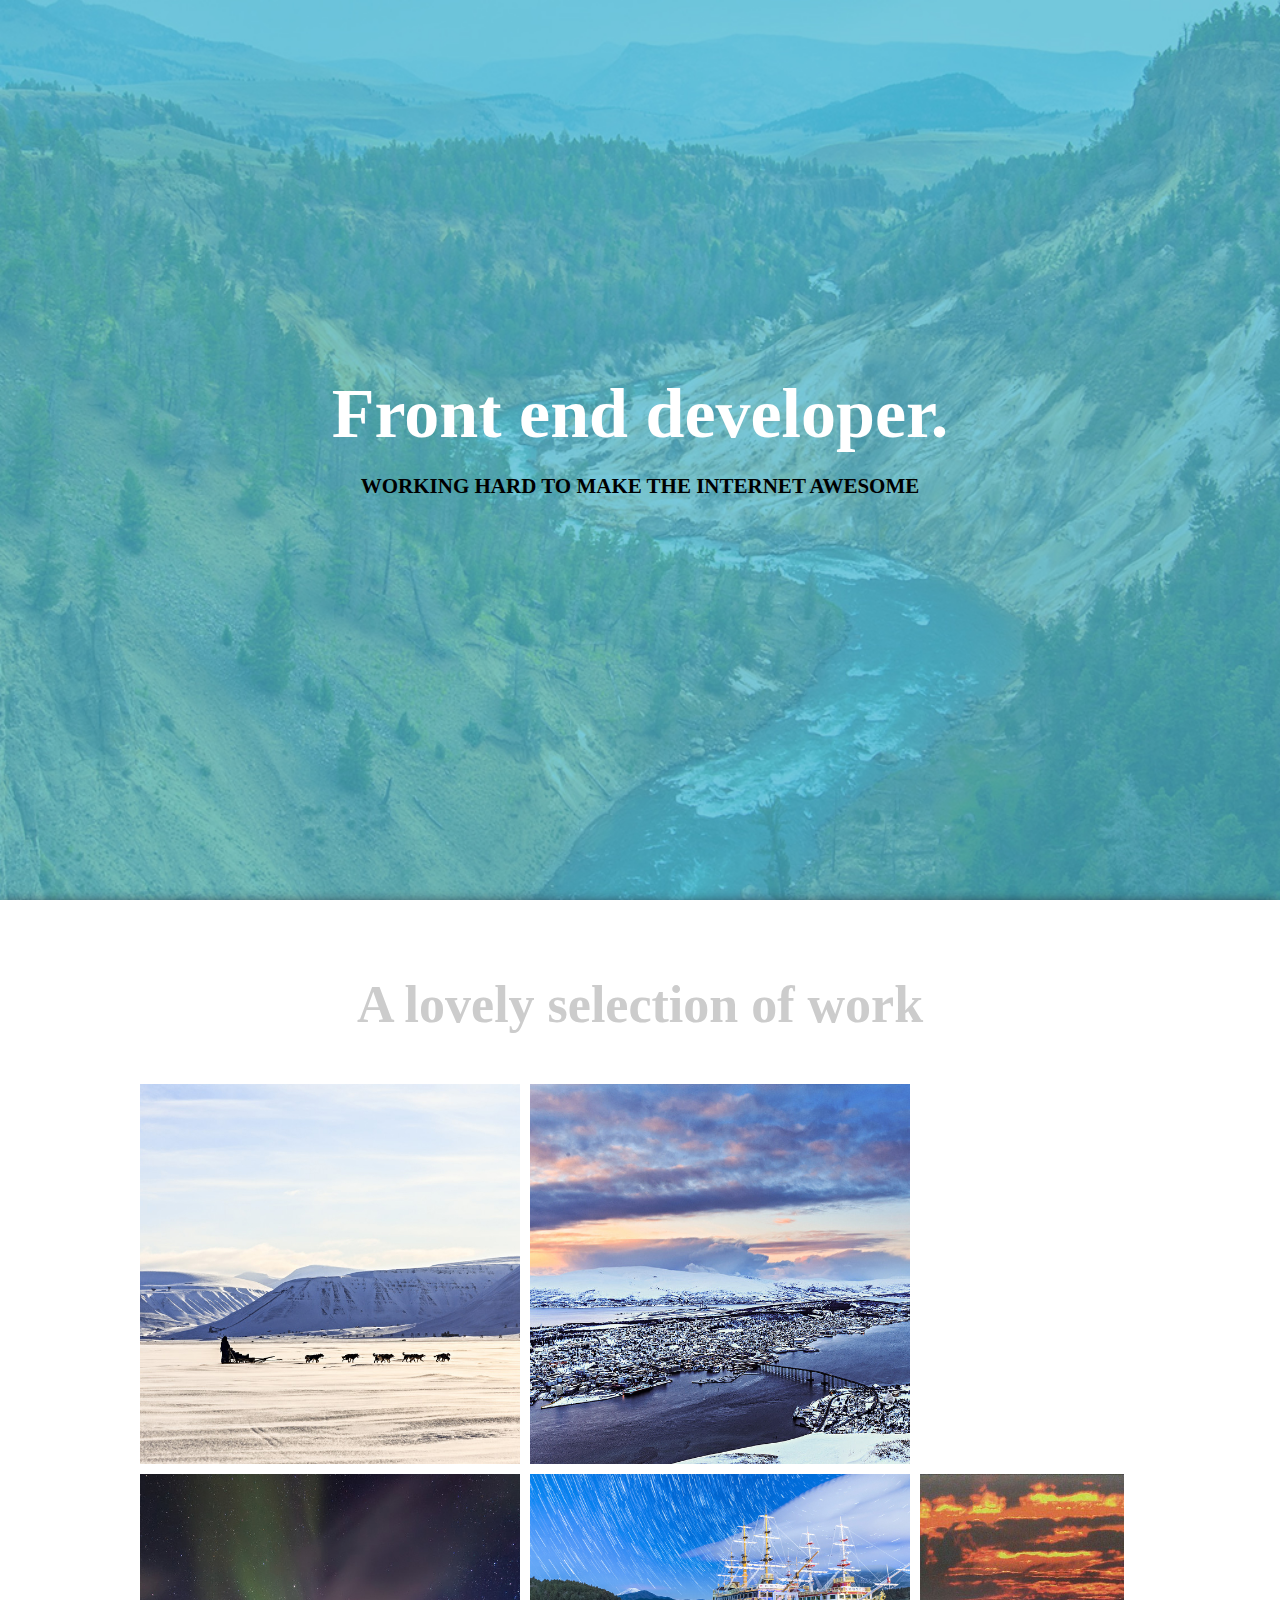
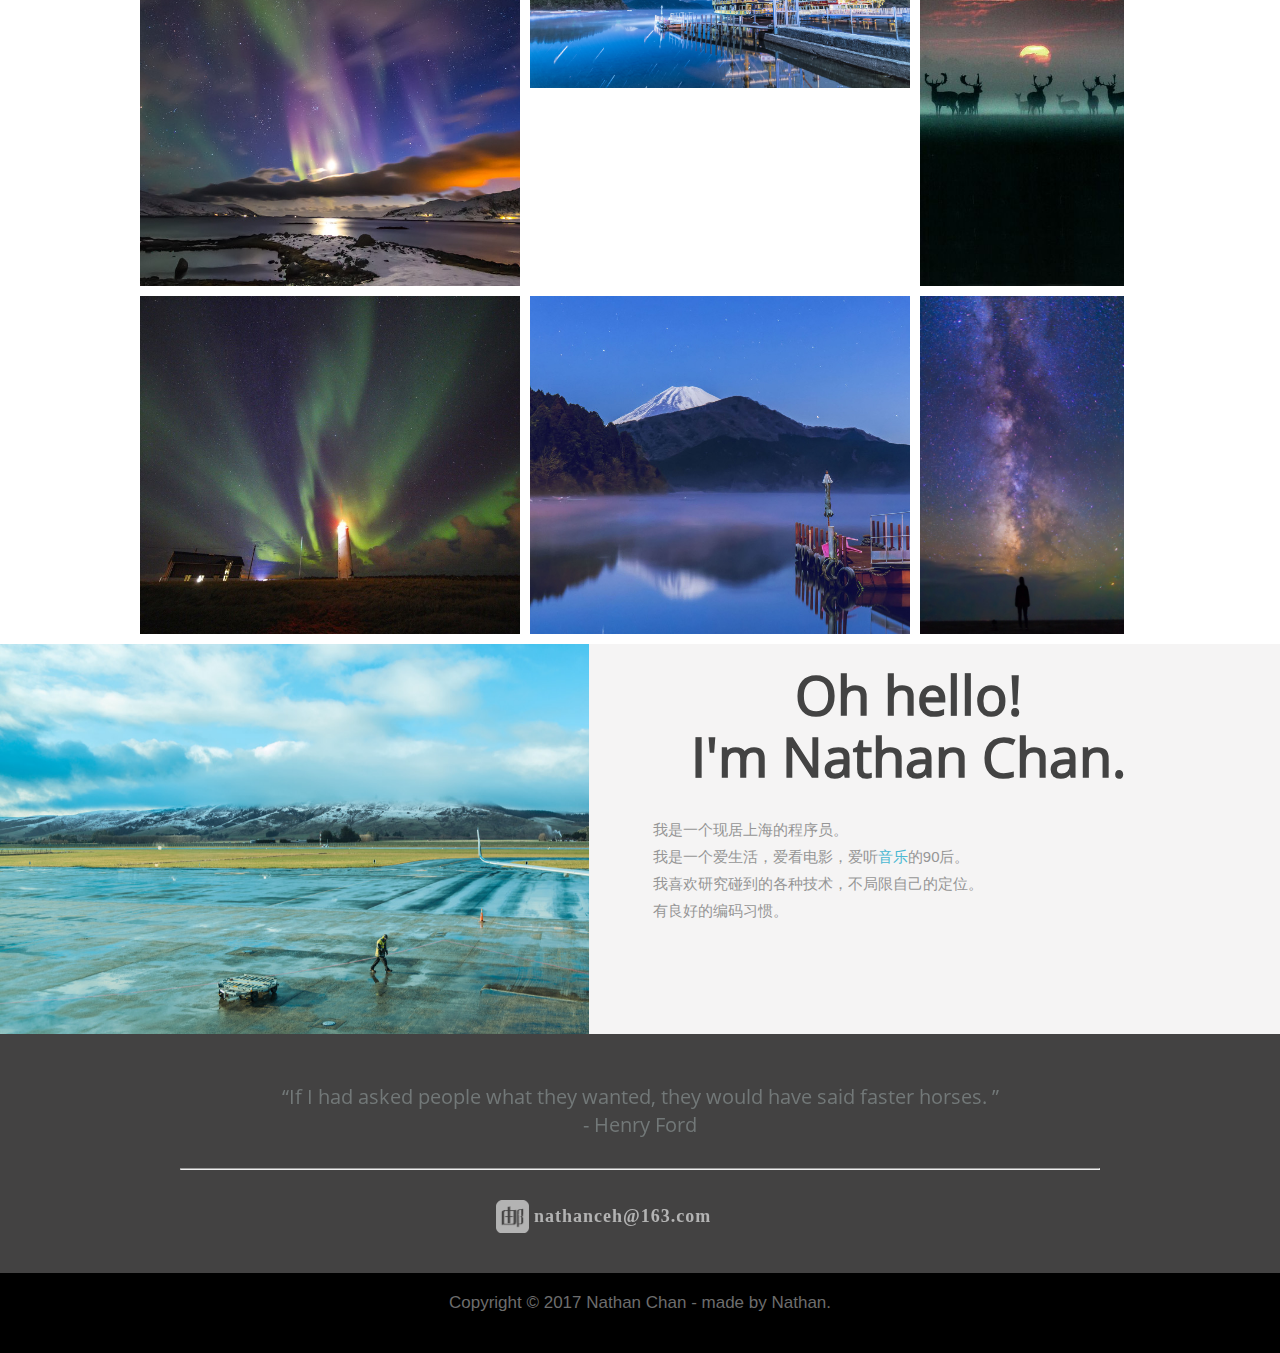
<file: index.html>
<!doctype html>
<html>
<head>
<meta charset="utf-8">
<title>无标题文档</title>
<link rel="stylesheet" href="css/reset.css" />
<link rel="stylesheet" href="css/index.css" />
</head>

<body class="animateall">
	<header id="header">
        <h1>Front end developer.<br><span>WORKING HARD TO MAKE THE INTERNET AWESOME</span></h1>
    </header>
    <div id="contentContainer">
    	<section id="work">
        	<h2 class="gray">
                A lovely selection of work
            </h2>
            <div id="workPreview" class="animateWidth">
            	<div class="workItem">
                	<div class="workItemTable item1">
                    	<div class="mask">
                        </div>
                        <div class="info" onclick="window.open('html_work/爱奇艺/index.html')">
                        	<h3>
                            	<a href="html_work/爱奇艺/index.html" target="_blank">爱奇艺</a>
                            </h3>
                            <p>使用HTML和CSS编写的爱奇艺首页静态页面</p>
                        </div>
                    </div>
                	<div class="workItemTable item2">
                        <div class="mask">
                        </div>
                        <div class="info" onclick="window.open('html_work/大通汽车/index.html')">
                        	<h3>
                            	<a href="html_work/大通汽车/index.html" target="_blank">大通汽车</a>
                            </h3>
                            <p>使用HTML和CSS编写的大通汽车官网和其他页面的静态页面</p>
                        </div>
                    </div>
                    <div class="workItemTable item3">
                    	<div class="mask">
                        </div>
                        <div class="info">
                        	<h3>
                            	<a href="js_work.html">JS效果集合</a>
                            </h3>
                            <p>用原生JS实现一些常见的效果</p>
                        </div>
                    </div>
                </div>
                <div class="workItem">
                	<div class="workItemTable item4">
                    	<div class="mask">
                        </div>
                        <div class="info" onclick="window.open('html_work/小米/index.html')">
                        	<h3>
                            	<a href="html_work/小米/index.html" target="_blank">小米</a>
                            </h3>
                            <p>使用HTML和CSS编写的小米官网静态页面</p>
                        </div>
                    </div>
                	<div class="workItemTable item5">
                    	<div class="mask">
                        </div>
                        <div class="info" onclick="window.open('html_work/灵魂回响/index.html')">
                        	<h3>
                            	<a href="html_work/灵魂回响/index.html" target="_blank">灵魂回响</a>
                            </h3>
                            <p>使用HTML和CSS编写的灵魂回响网络游戏官网静态页面</p>
                        </div>
                    </div>
                    <div class="workItemTable item6">
                    	<div class="mask">
                        </div>
                        <div class="info">
                        	<h3>
                            	<a href="html5_work.html">HTML5+CSS3作品</a>
                            </h3>
                            <p></p>
                        </div>
                    </div>
                </div>
                <div class="workItem right">
                	<div class="workItemTable item7">
                    	<div class="mask">
                        </div>
                        <div class="info" onclick="window.open('html_work/美丽说/index.html')">
                        	<h3>
                            	<a href="html_work/美丽说/index.html" target="_blank">美丽说</a>
                            </h3>
                            <p>使用HTML和CSS编写的美丽说首页静态页面</p>
                        </div>
                    </div>
                	<div class="workItemTable item8">
                    	<div class="mask">
                        </div>
                        <div class="info">
                        	<h3>
                                <a href="uploadfolder/陈而浩前端.doc" download="陈而浩前端.doc">简历下载</a>
                            </h3>
                            <p></p>
                        </div>
                    </div>
                </div>
            </div>
        </section>
        <section>
        	<div class="about">
        		<div class="col left ">
        			<img alt="image" src="images/s3.jpg">
        		</div>
        		<div class="col right">
        			<h4>
                        Oh hello!<br>
                        I'm Nathan Chan.
                    </h4>
                    <p>
                    	我是一个现居上海的程序员。<br/>
                    	我是一个爱生活，爱看电影，爱听<a href="html5_work/音乐播放器.html" target="_blank" onclick="" >音乐</a>的90后。<br/>
						我喜欢研究碰到的各种技术，不局限自己的定位。<br/>
						有良好的编码习惯。<br/>
                    </p>
        		</div>
        	</div>
        </section>
    	<section>
    		<div class="contactWrapper">
    			<div class="contact">
    				<p class="lead">
    					&ldquo;If I had asked people what they wanted, they would have said faster horses. &rdquo;<br />- Henry Ford
    				</p>
        			<hr />
					<a href="mailto:nathanceh@163.com">
						nathanceh@163.com
					</a>
        		</div>
        	</div>
        </section>
    </div>
    <div class="footer">
    	Copyright © 2017 Nathan Chan - made by Nathan.
    	<br/>
    </div>
<script type="text/javascript" src="js/onMove.js"></script>
<script type="text/javascript" src="js/index.js"></script>
</body>
</html>
</file>
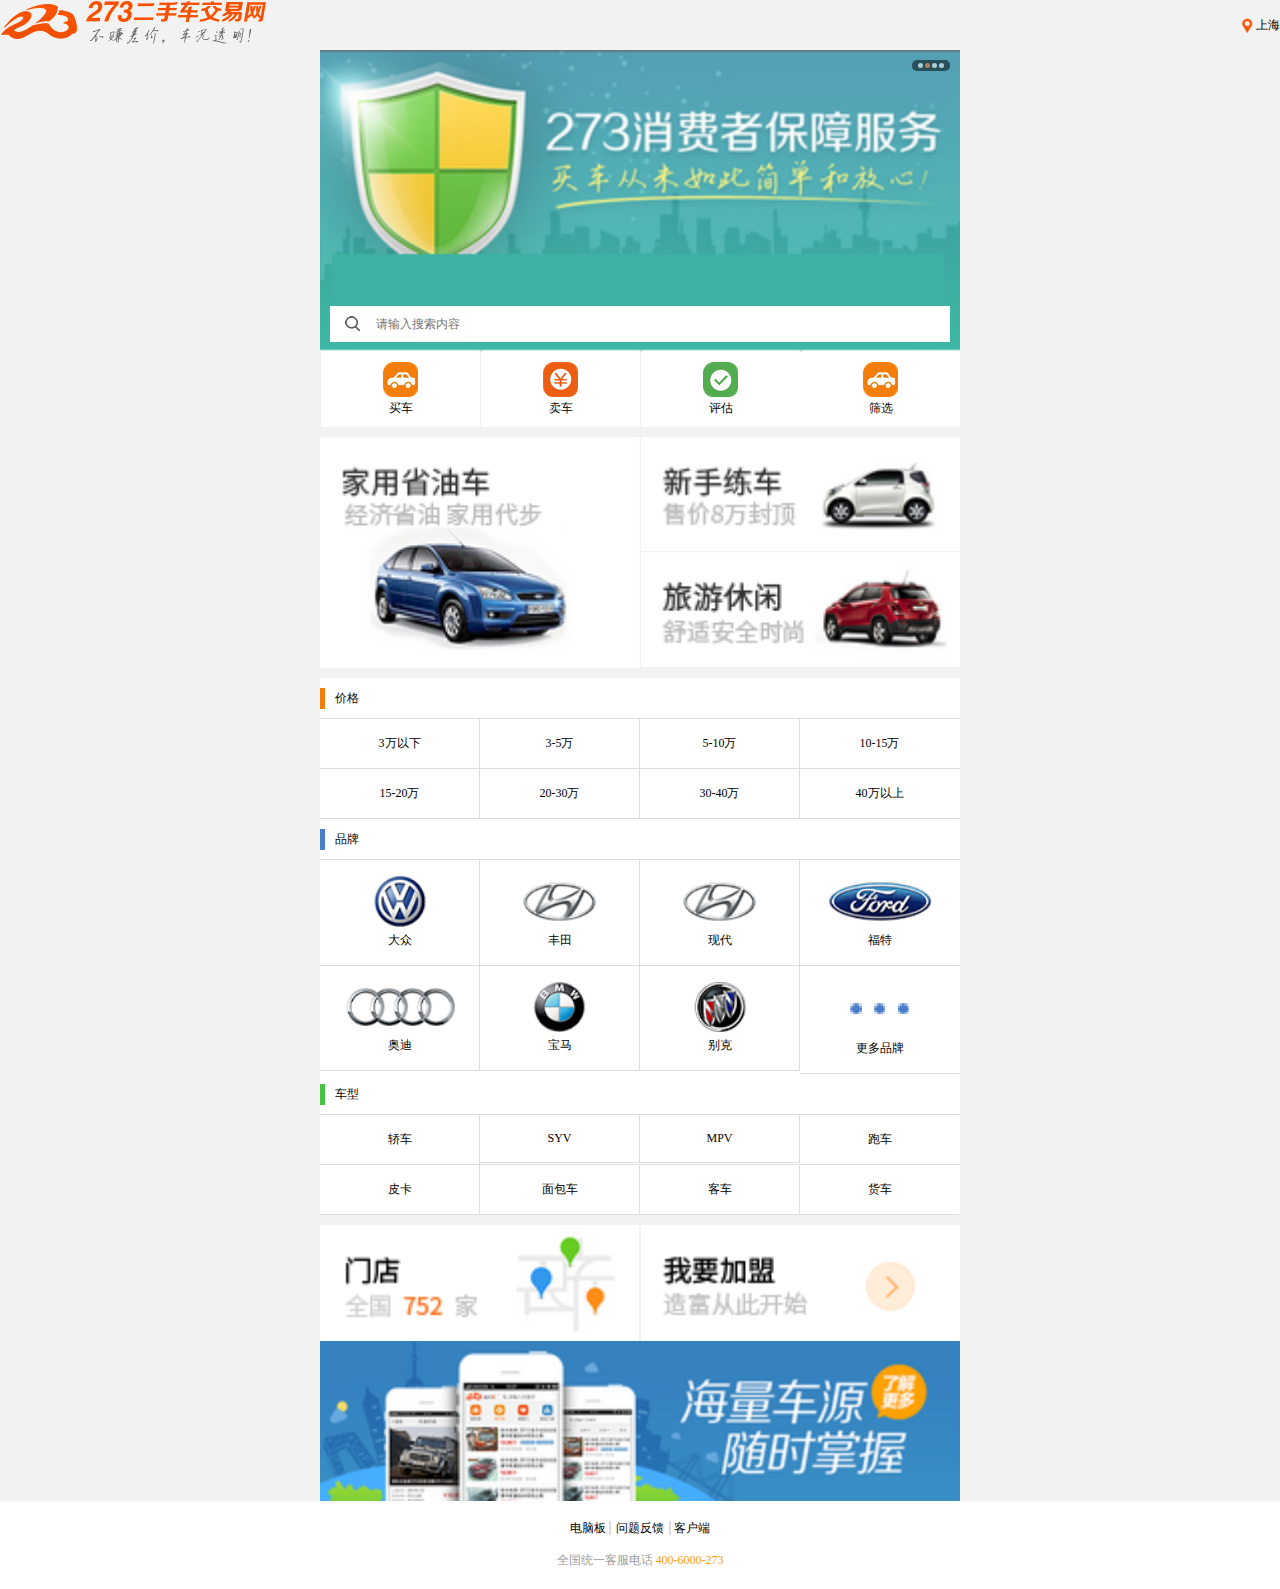
<file: html_work/二手车/index.html>
<!doctype html>
<html>
<head>
<meta charset="utf-8">
<meta name='viewport' content="width=device-width, initial-scale=1,user-scalable=no " />
<title>无标题文档</title>
<link rel="stylesheet" href="css/style.css"/>
<link rel="stylesheet" href="css/common.css"/>
</head>

<body>
<!--head-->
<div class="head clearfix">
	<h1 class="logo fl">
    	<a href="javascritpt:;">
        	<img src="img/logo.__1394092426__.png" alt="logo"/>
        </a>
    </h1>
    <div class="map fr">
    	<a href="javascript:;">上海</a>
    </div>
</div>
<!--end head-->


<!--content-->
<div class="content">
	<div class="banner_box">
    	<div class="banner">
        	<a href="javascript:;">
            	<img src="img/banner.png" alt="..."/>
            </a>
        </div>
        <div class="seach">
        	<input type="text" placeholder="请输入搜索内容"/>
            <i></i>
        </div>
        <ul class="dot">
        	<li></li>
            <li class="active"></li>
            <li></li>
            <li></li>
        </ul>
    </div>
    
    <ul class="list clearfix">
    	<li>
        	<a href="javascript:;">
            	<i></i>
                <span>买车</span>
            </a>
        </li>
        <li>
        	<a href="javascript:;">
            	<i></i>
                <span>卖车</span>
            </a>
        </li>
    	<li>
        	<a href="javascript:;">
            	<i></i>
                <span>评估</span>
            </a>
        </li>
    	<li>
        	<a href="javascript:;">
            	<i></i>
                <span>筛选</span>
            </a>
        </li>
    </ul>
    
    <ul class="hot clearfix">
    	<li class="fl">
        	<a href="javascript:;"><img src="img/car1.PNG" alt="..."/></a>
        </li>
        <li class="fl">
        	<a href="javascript:;"><img src="img/car2.PNG" alt="..."/></a>
        	<a href="javascript:;"><img src="img/car3.PNG" alt="..."/></a>
        </li>
    </ul>
    
    <div class="column">
    	<div class="sub_column">
        	<h3>价格</h3>
            <ul class="clearfix">
            	<li>
                	<a href="javascript:;">3万以下</a>
                </li>
            	<li>
                	<a href="javascript:;">3-5万</a>
                </li>
            	<li>
                	<a href="javascript:;">5-10万</a>
                </li>
            	<li class="cb">
                	<a href="javascript:;">10-15万</a>
                </li>
            	<li>
                	<a href="javascript:;">15-20万</a>
                </li>
            	<li>
                	<a href="javascript:;">20-30万</a>
                </li>
            	<li>
                	<a href="javascript:;">30-40万</a>
                </li>
            	<li class="cb">
                	<a href="javascript:;">40万以上</a>
                </li>
            </ul>
        </div>
        <div class="sub_column brand">
        	<h3>品牌</h3>
            <ul class="clearfix">
            	<li>
                	<a href="javascript:;">
                    	<img src="img/volkswagen.gif" alt="dazhong"/>
                        大众
                    </a>
                </li>
            	<li>
                	<a href="javascript:;">
                    	<img src="img/hyundai.gif" alt="fengtian"/>
                    	丰田
                    </a>
                </li>
            	<li>
                	<a href="javascript:;">
                    	<img src="img/hyundai.gif" alt="xiandai"/>
                    	现代
                    </a>
                </li>
            	<li class="cb">
                	<a href="javascript:;">
                    	<img src="img/ford.gif" alt="ford"/>
                    	福特
                    </a>
                </li>
            	<li>
                	<a href="javascript:;">
                    	<img src="img/audi.gif" alt="audi"/>
                    	奥迪
                    </a>
                </li>
            	<li>
                	<a href="javascript:;">
                    	<img src="img/bmw.gif" alt="bmw"/>
                    	宝马
                    </a>
                </li>
            	<li>
                	<a href="javascript:;">
                    	<img src="img/buick.gif" alt="buick"/>
                    	别克
                    </a>
                </li>
            	<li class="cb">
                	<a href="javascript:;">
                    	<img src="img/dot.png" alt="dot"/>
                    	更多品牌
                    </a>
                </li>
            </ul>
        </div>
        <div class="sub_column">
        	<h3>车型</h3>
            <ul class="clearfix">
            	<li>
                	<a href="javascript:;">轿车</a>
                </li>
            	<li>
                	<a href="javascript:;">SYV</a>
                </li>
            	<li>
                	<a href="javascript:;">MPV</a>
                </li>
            	<li class="cb">
                	<a href="javascript:;">跑车</a>
                </li>
            	<li>
                	<a href="javascript:;">皮卡</a>
                </li>
            	<li>
                	<a href="javascript:;">面包车</a>
                </li>
            	<li>
                	<a href="javascript:;">客车</a>
                </li>
            	<li class="cb">
                	<a href="javascript:;">货车</a>
                </li>
            </ul>
        </div>
    </div>
    
    <div class="tips">
    	<div class="tips_top clearfix">
        	<a href="javascript:;" class="fl"><img src="img/mendian.png" alt="..."/></a>
            <a href="javascript:;" class="fl"><img src="img/jiamen.png" alt="..."/></a>
        </div>
        <a href="javascript:;" class="tips_bottom"><img src="img/hailiang.png" alt="..."/></a>
    </div>
</div>
<!--end content-->


<!--foot-->
<div class="foot">
	<p class="p1">
      <a href="javascritpt:;">电脑板</a>
      <a href="javascritpt:;" class="b">问题反馈</a>
      <a href="javascritpt:;">客户端</a>
    </p>
    <p class="p2">全国统一客服电话  <span>400-6000-273</span></p>
</div>
<!--end foot-->
</body>
</html>
</file>
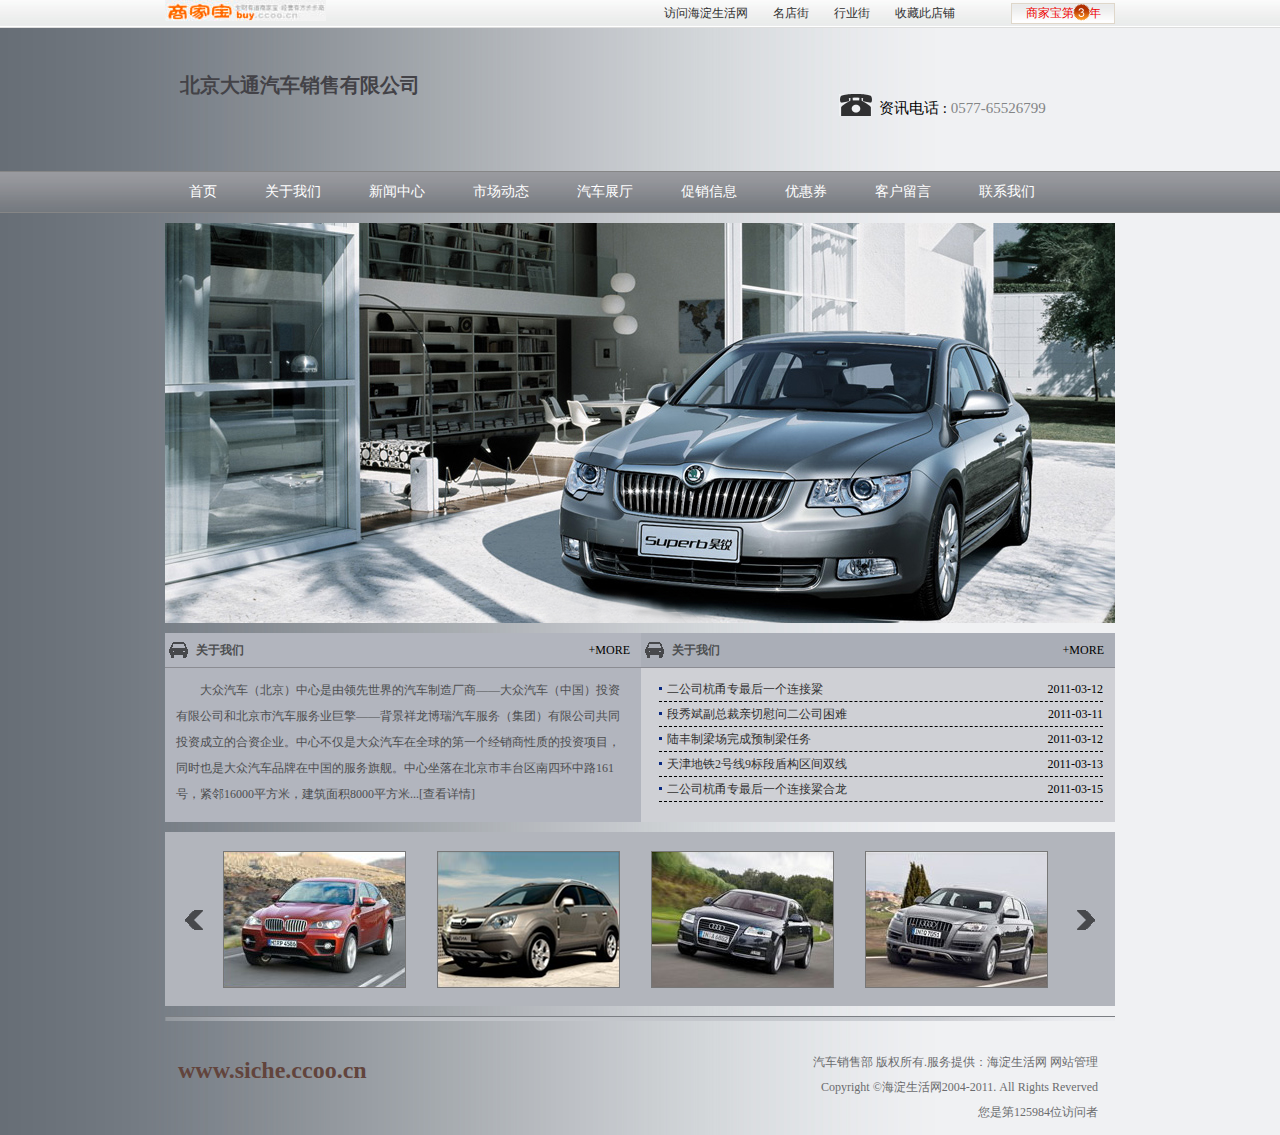
<file: html_work/大通汽车/index.html>
<!DOCTYPE HTML PUBLIC "-//W3C//DTD HTML 4.01//EN" "http://www.w3.org/TR/html4/strict.dtd">
<html>
<head>
<meta http-equiv="Content-Type" content="text/html; charset=utf-8">
<title>首页</title>
    <link rel="stylesheet" type="text/css" href="css/common.css">
    <link rel="stylesheet" type="text/css" href="css/style.css">
</head>

<body>
<!--整个页面-->
	<div class="wrap">
    <!--头部开始-->
    	<div class="head">
        	<div class="friendlink">
                <div class="friendlink1 clearfix">
                    <div class="mark fl">
                        <a href="#"></a>
                    </div>
                    <div class="link fr">
                        <div class="link1 fl">
                            <a href="#">访问海淀生活网</a>
                            <b class="xian"></b>
                            <a href="#">名店街</a>
                            <b class="xian"></b>
                            <a href="#">行业街</a>
                            <b class="xian"></b>
                            <a href="#">收藏此店铺</a>
                        </div>
                        <div class="link2 fl">
                            <span>商家宝第&nbsp;&nbsp;&nbsp;&nbsp;&nbsp;年</span>
                            <i></i>
                        </div>
                    </div>
                </div>
            </div>
            <div class="logo">
                <h1>北京大通汽车销售有限公司</h1>
                <div class="tel">
                    <i></i>
                    <span>资讯电话 : <b>0577-65526799</b></span>
                </div>
            </div>
            <div class="nav">
                <div class="nav1">
                    <ul class="clearfix">
                        <li>
                            <a href="index.html#">首页</a>
                        </li>
                        <li>
                            <a href="html/about_us.html">关于我们</a>
                        </li>
                        <li>
                            <a href="html/news.html">新闻中心</a>
                        </li>
                        <li>
                            <a href="html/market.html">市场动态</a>
                        </li>
                        <li>
                            <a href="html/exhibition.html">汽车展厅</a>
                        </li>
                        <li>
                            <a href="html/sale.html">促销信息</a>
                        </li>
                        <li>
                            <a href="html/discount.html">优惠券</a>
                        </li>
                        <li>
                            <a href="html/massage.html">客户留言</a>
                        </li>
                        <li>
                            <a href="html/contact.html">联系我们</a>
                        </li>
                    </ul>
                </div>
            </div>
        </div>
    <!--头部结束-->  
    
    <!--页面开始-->
    	<div class="index_content_box">
        	<div class="banner">
            	<a href="javascript:;"><img src="img/banner.png" alt="..."/></a>
            </div>
            <div class="content">
            	<div class="introduction_box clearfix">
                	<div class="left fl">
                    	<div class="title">
                        	<i class="icon"></i>
                    		<h3>关于我们</h3>
                            <a href="javascript:;" class="more">+MORE</a>
                        </div>
                        <div class="introduction">
                        	<p>大众汽车（北京）中心是由领先世界的汽车制造厂商——大众汽车（中国）投资有限公司和北京市汽车服务业巨擎——背景祥龙博瑞汽车服务（集团）有限公司共同投资成立的合资企业。中心不仅是大众汽车在全球的第一个经销商性质的投资项目，同时也是大众汽车品牌在中国的服务旗舰。中心坐落在北京市丰台区南四环中路161号，紧邻16000平方米，建筑面积8000平方米...<a href="javascript:;">[查看详情]</a></p>
                        </div>
                    </div>
                    <div class="right fl">
                    	<div class="title">
                        	<i class="icon"></i>
                    		<h3>关于我们</h3>
                            <a href="javascript:;" class="more">+MORE</a>
                        </div>
                        <div class="news">
                        	<ul>
                            	<li class="clearfix">
                                	<i class="dot"></i>
                                	<a href="javascript:;"  class="fl">二公司杭甬专最后一个连接粱</a>
                                    <span class="fr">2011-03-12</span>
                                </li>
                                <li class="clearfix">
                                	<i class="dot"></i>
                                	<a href="javascript:;"  class="fl">段秀斌副总裁亲切慰问二公司困难</a>
                                    <span class="fr">2011-03-11</span>
                                </li>
                                <li class="clearfix">
                                	<i class="dot"></i>
                                	<a href="javascript:;"  class="fl">陆丰制梁场完成预制梁任务</a>
                                    <span class="fr">2011-03-12</span>
                                </li>
                                <li class="clearfix">
                                	<i class="dot"></i>
                                	<a href="javascript:;"  class="fl">天津地铁2号线9标段盾构区间双线</a>
                                    <span class="fr">2011-03-13</span>
                                </li>
                                <li class="clearfix">
                                	<i class="dot"></i>
                                	<a href="javascript:;"  class="fl">二公司杭甬专最后一个连接粱合龙</a>
                                    <span class="fr">2011-03-15</span>
                               </li>
                            </ul>
                        </div>
                    </div>
                </div>
                <div class="img clearfix">
                	<a href="javascript:;" class="fl"><img src="img/car1.png" alt="..."/></a>
                    <a href="javascript:;" class="fl"><img src="img/car2.png" alt="..."/></a>
                    <a href="javascript:;" class="fl"><img src="img/car3.png" alt="..."/></a>
                    <a href="javascript:;" class="fl"><img src="img/car4.png" alt="..."/></a>
                    <span class="prev"></span>
                    <span class="next"></span>
                </div>
            </div>
        </div>
    <!--页面结束-->  
    
    
    <!--页尾开始-->
    	<div class="footer">
            <div class="kong"></div>
            <div class="foot clearfix">
                <h3 class="fl">
                    <a href="#">
                    www.siche.ccoo.cn
                    </a>
                </h3>
                <div class="footl fr"> 
                    <p>汽车销售部 版权所有.服务提供：海淀生活网 网站管理</p>
                    <p>Copyright &copy;海淀生活网2004-2011. All Rights Reverved</p>
                    <p>您是第125984位访问者</p>
                </div>
            </div>  
        </div>
    <!--页尾结束-->   
    </div>
</body>
</html>
</file>
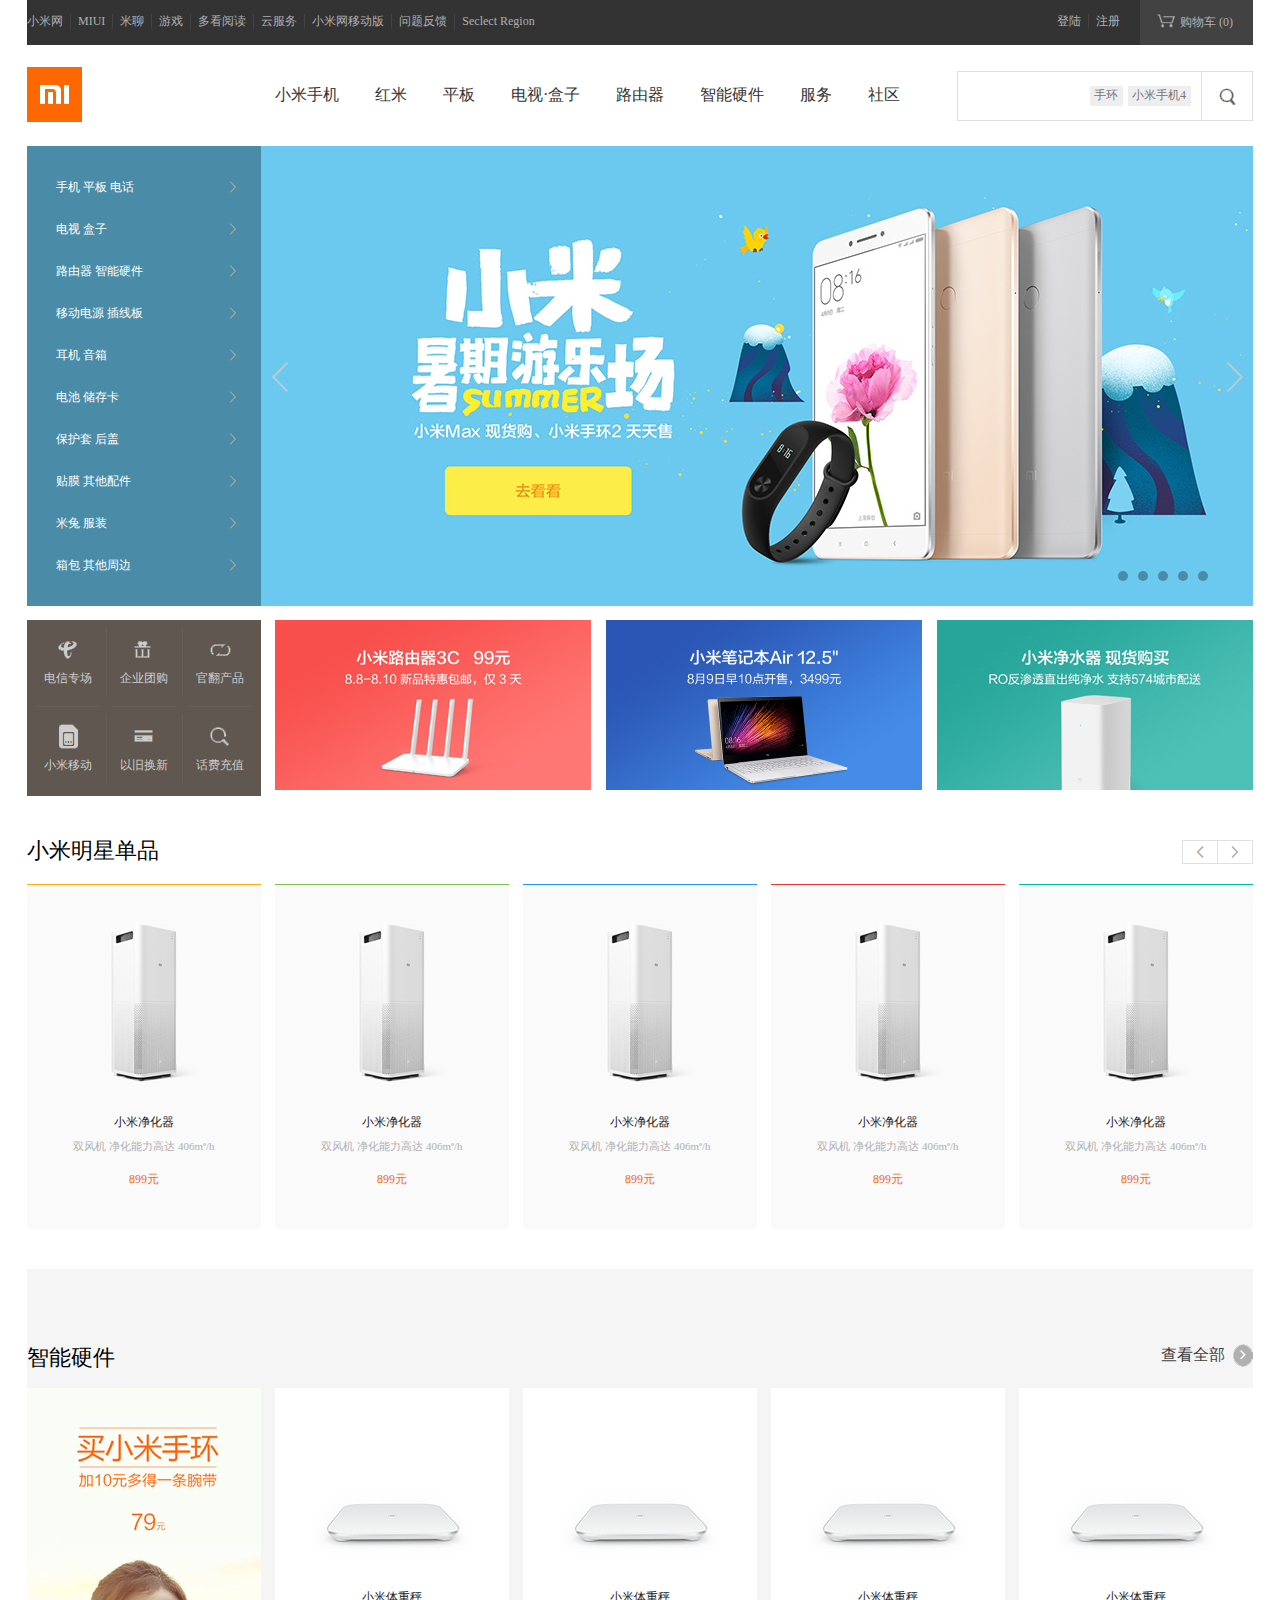
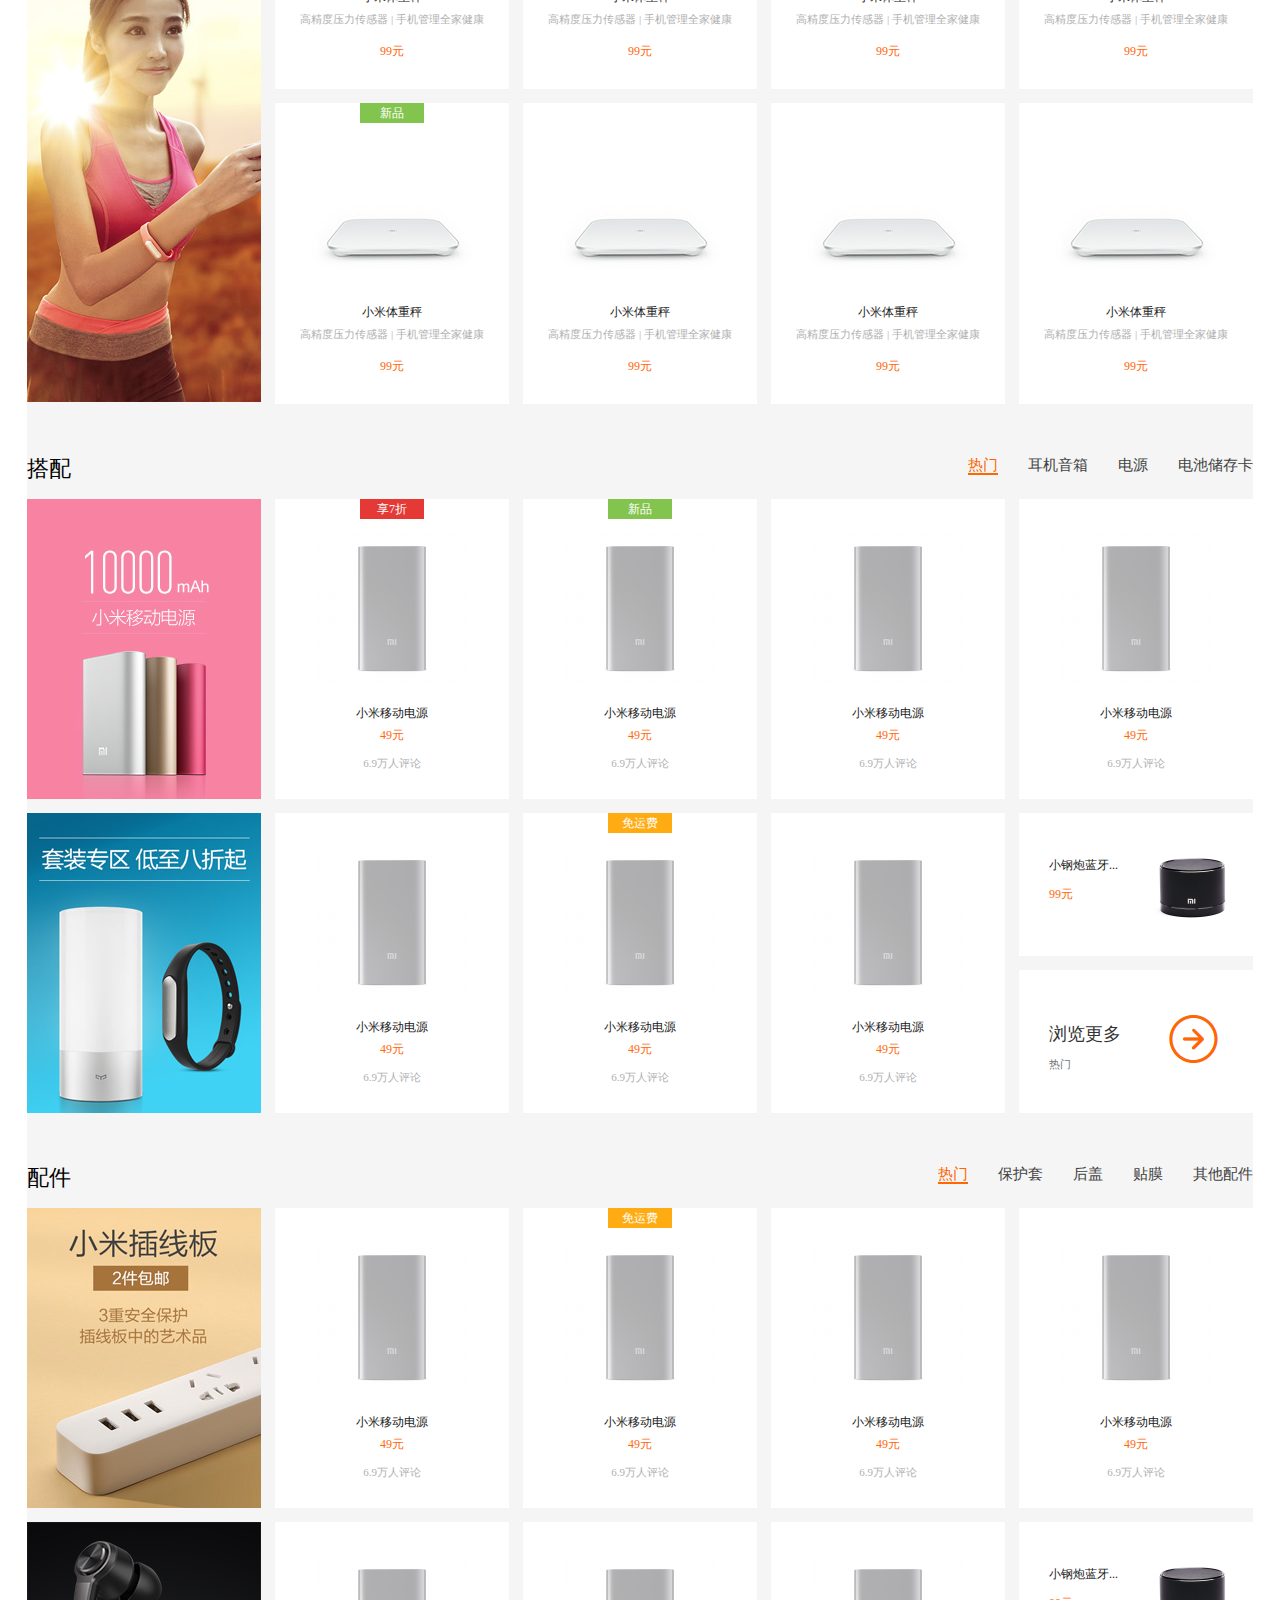
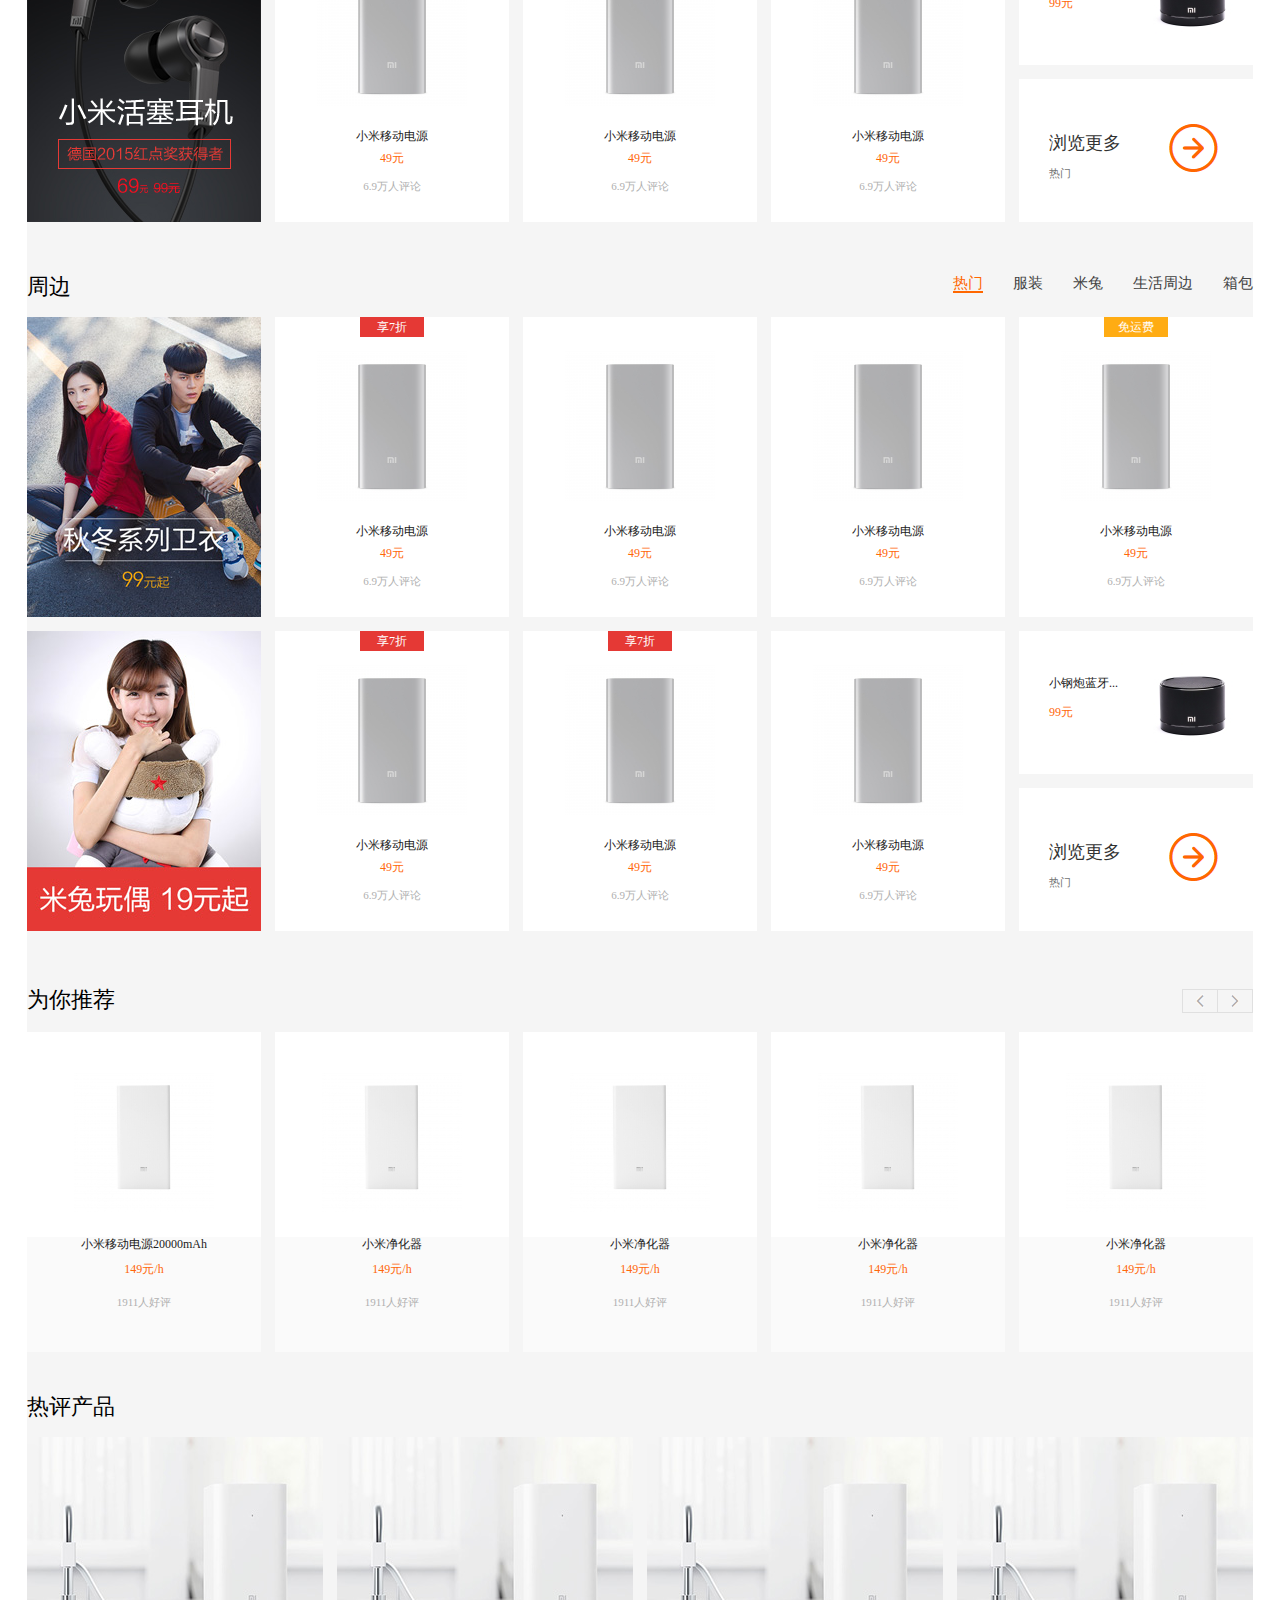
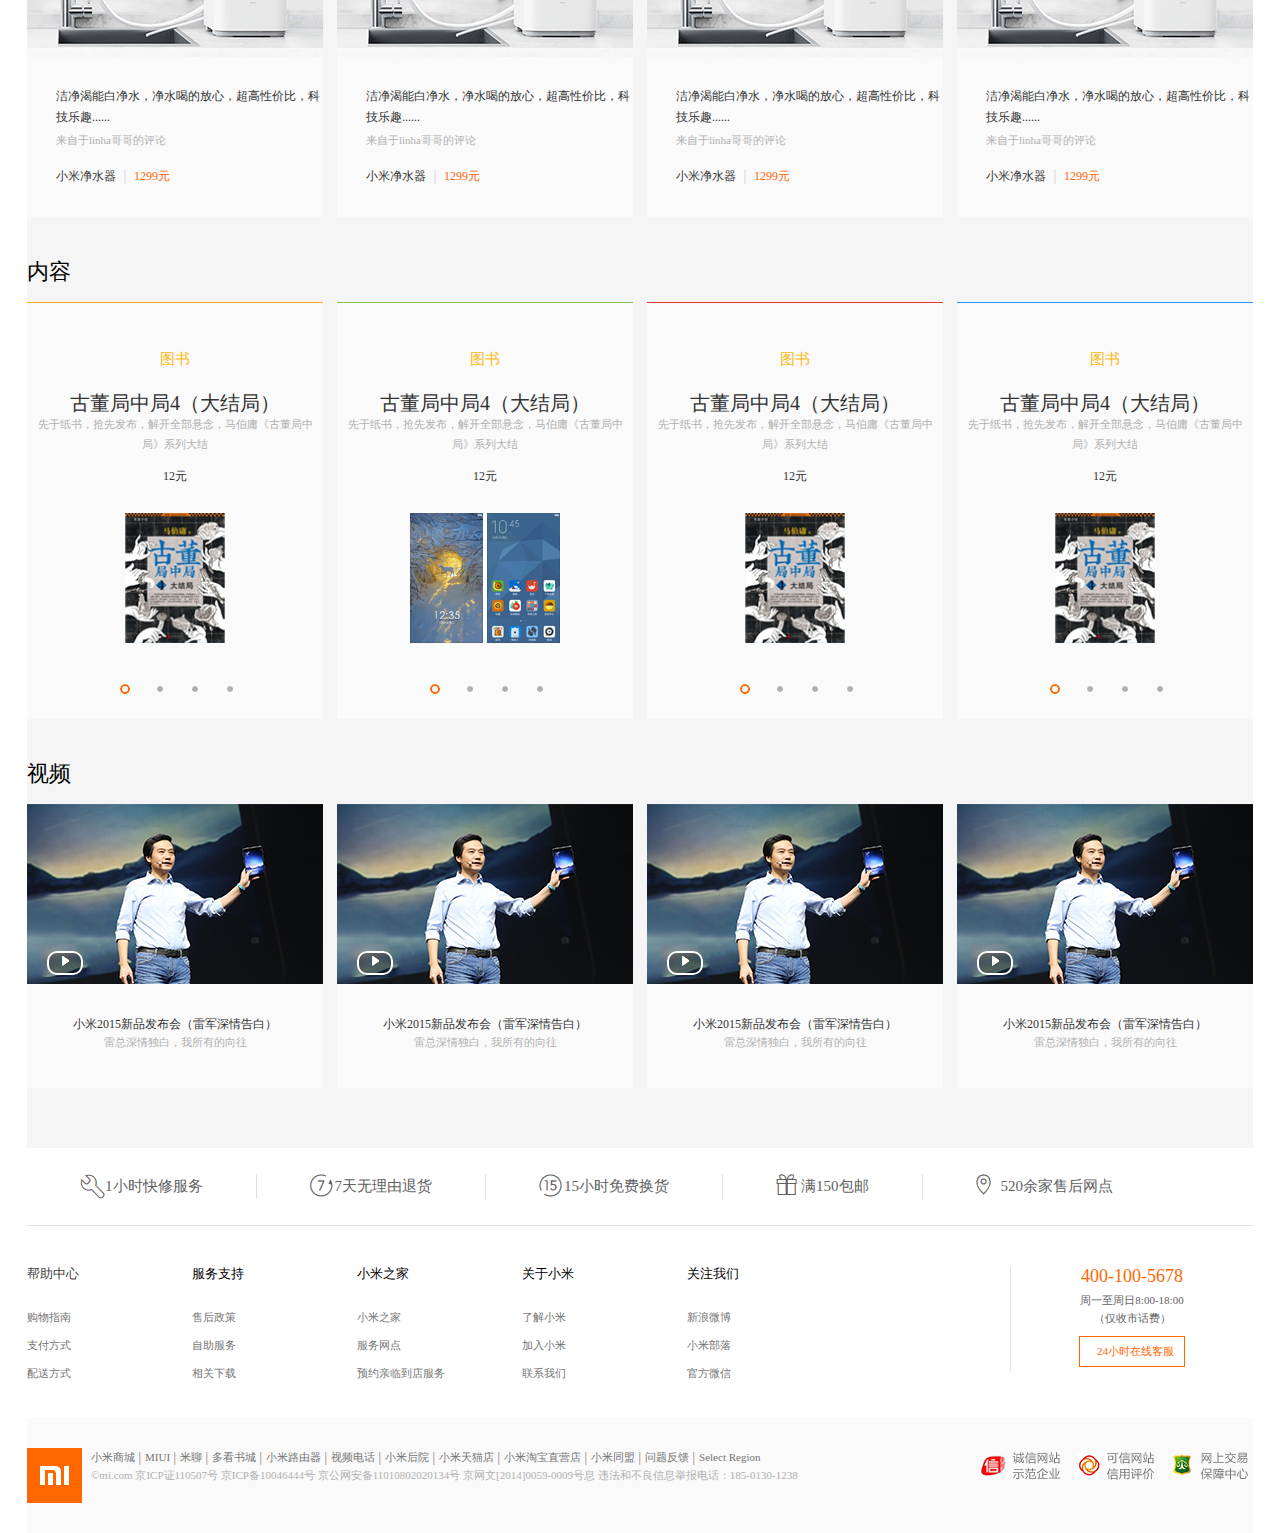
<file: html_work/小米/index.html>
<!DOCTYPE HTML PUBLIC "-//W3C//DTD HTML 4.01//EN" "http://www.w3.org/TR/html4/strict.dtd">
<html>
<head>
<meta http-equiv="Content-Type" content="text/html; charset=utf-8">
<title>无标题文档</title>
<link rel="stylesheet" href="css/common.css"/>
<link rel="stylesheet" href="css/style.css"/>
</head>

<body>
<div class="wrap"><!--用来做页面整体水平居中-->

<!--head-->
	<div class="head">
    	<div class="loginbar clearfix">
        	<div class="loginbar_left fl">
            	<ul class="clearfix">
                	<li class="fl cm"><a href="javascript:;">小米网</a></li>
                	<li class="fl"><a href="javascript:;">MIUI</a></li>
                    <li class="fl"><a href="javascript:;">米聊</a></li>
                    <li class="fl"><a href="javascript:;">游戏</a></li>
                    <li class="fl"><a href="javascript:;">多看阅读</a></li>
                    <li class="fl"><a href="javascript:;">云服务</a></li>
                    <li class="fl"><a href="javascript:;">小米网移动版</a></li>
                    <li class="fl"><a href="javascript:;">问题反馈</a></li>
                    <li class="fl cb"><a href="javascript:;">Seclect Region</a></li>
                </ul>            	
            </div>
            
            <div class="loginbar_right fr clearfix">
            	<ul class="fl clearfix">
                	<li class="fl"><a href="javascript:;">登陆</a></li>
                	<li class="fl cb"><a href="javascript:;">注册</a></li>
                </ul>            	
                
                <div href="javascript:;" class="fl shopping">
                	<a href="javascript:;">
                		<i></i>
                    	购物车
                    	<span>(0)</span>
                    </a>
                    <div></div>
                </div>
            </div>
        </div>
        
        <div class="seach_box clearfix">
        	<h1 class="logo fl"><a href="javascript:;"></a></h1>
            
            <div class="seach_nav fl clearfix">
            	<a href="javascript:;" class="fl">小米手机</a>
                <a href="javascript:;" class="fl">红米</a>
                <a href="javascript:;" class="fl">平板</a>
                <a href="javascript:;" class="fl">电视&middot;盒子</a>
                <a href="javascript:;" class="fl">路由器</a>
                <a href="javascript:;" class="fl">智能硬件</a>
                <a href="javascript:;" class="fl">服务</a>
                <a href="javascript:;" class="fl">社区</a>              
            </div>
            
            <div class="seach fr clearfix">
            	<div class="seach_input fl">
                	<input style="text"/>
                    <div class="hot clearfix">
                    	<a href="javascript:;" class="fl">手环</a>
                        <a href="javascript:;" class="fl">小米手机4</a>
                    </div>
                </div>
                <a href="javascript:;" class="soo fl"></a>               	
            </div>
        </div>
    </div>
<!--end head-->   

<!--content--> 
    <div class="content">
    	<div class="banner_box">
        	<div class="banner_bg"></div>
            
        	<div class="banner_nav">
                	<ul class="list">
                    	<li class="menu clearfix">
                        	<a href="javascript:;" class="fl category">手机 平板 电话</a>
                            <i class="icon fr"></i>
                            <div class="clearfix menu_box">
                            	<ul class="fl">
                                	<li>
                                    	<a href="#" class="icon_phone"></a>
                                        <a href="#" class="phone">小米手机5</a>
                                        <a href="#" class="buy">选购</a>
                                    </li>
                                    <li>
                                    	<a href="#" class="icon_phone icon_phone1"></a>
                                        <a href="#" class="phone">小米Max</a>
                                        <a href="#" class="buy">选购</a>
                                    </li>
                                    <li>
                                    	<a href="#" class="icon_phone"></a>
                                        <a href="#" class="phone">小米手机5</a>
                                        <a href="#" class="buy">选购</a>
                                    </li>
                                    <li>
                                    	<a href="#" class="icon_phone icon_phone1"></a>
                                        <a href="#" class="phone">小米Max</a>
                                        <a href="#" class="buy">选购</a>
                                    </li>
                                    <li>
                                    	<a href="#" class="icon_phone"></a>
                                        <a href="#" class="phone">小米手机5</a>
                                        <a href="#" class="buy">选购</a>
                                    </li>
                                    <li class="cm">
                                    	<a href="#" class="icon_phone icon_phone1"></a>
                                        <a href="#" class="phone">小米Max</a>
                                        <a href="#" class="buy">选购</a>
                                    </li>
                                </ul>
                                <ul class="fl">
                                	<li>
                                    	<a href="#" class="icon_phone"></a>
                                        <a href="#" class="phone">小米手机5</a>
                                        <a href="#" class="buy">选购</a>
                                    </li>
                                    <li>
                                    	<a href="#" class="icon_phone"></a>
                                        <a href="#" class="phone">小米Max</a>
                                        <a href="#" class="buy">选购</a>
                                    </li>
                                </ul>
                            </div>
                        </li>
                        <li class="menu clearfix">
                        	<a href="javascript:;" class="fl category">电视 盒子</a>
                            <i class="icon fr"></i>
                            <div class="clearfix menu_box1">
                            	<ul class="fl">
                                	<li>
                                    	<a href="#" class="icon_phone"></a>
                                        <a href="#" class="phone">小米手机5</a>
                                        <a href="#" class="buy">选购</a>
                                    </li>
                                    <li>
                                    	<a href="#" class="icon_phone icon_phone1"></a>
                                        <a href="#" class="phone">小米Max</a>
                                        <a href="#" class="buy">选购</a>
                                    </li>
                                </ul>
                            </div>
                        </li>
                        <li class="menu clearfix">
                        	<a href="javascript:;" class="fl category">路由器 智能硬件</a>
                            <i class="icon fr"></i>
                            <div class="clearfix menu_box">
                            	<ul class="fl">
                                	<li>
                                    	<a href="#" class="icon_phone"></a>
                                        <a href="#" class="phone">小米手机5</a>
                                        <a href="#" class="buy">选购</a>
                                    </li>
                                    <li>
                                    	<a href="#" class="icon_phone icon_phone1"></a>
                                        <a href="#" class="phone">小米Max</a>
                                        <a href="#" class="buy">选购</a>
                                    </li>
                                    <li>
                                    	<a href="#" class="icon_phone"></a>
                                        <a href="#" class="phone">小米手机5</a>
                                        <a href="#" class="buy">选购</a>
                                    </li>
                                    <li>
                                    	<a href="#" class="icon_phone icon_phone1"></a>
                                        <a href="#" class="phone">小米Max</a>
                                        <a href="#" class="buy">选购</a>
                                    </li>
                                    <li>
                                    	<a href="#" class="icon_phone"></a>
                                        <a href="#" class="phone">小米手机5</a>
                                        <a href="#" class="buy">选购</a>
                                    </li>
                                    <li class="cm">
                                    	<a href="#" class="icon_phone icon_phone1"></a>
                                        <a href="#" class="phone">小米Max</a>
                                        <a href="#" class="buy">选购</a>
                                    </li>
                                </ul>
                                <ul class="fl">
                                	<li>
                                    	<a href="#" class="icon_phone"></a>
                                        <a href="#" class="phone">小米手机5</a>
                                        <a href="#" class="buy">选购</a>
                                    </li>
                                    <li>
                                    	<a href="#" class="icon_phone"></a>
                                        <a href="#" class="phone">小米Max</a>
                                        <a href="#" class="buy">选购</a>
                                    </li>
                                </ul>
                            </div>
                        </li>
                        <li class="menu clearfix">
                        	<a href="javascript:;" class="fl category">移动电源 插线板</a>
                            <i class="icon fr"></i>
                            <div class="clearfix menu_box1">
                            	<ul class="fl">
                                	<li>
                                    	<a href="#" class="icon_phone"></a>
                                        <a href="#" class="phone">小米手机5</a>
                                        <a href="#" class="buy">选购</a>
                                    </li>
                                    <li>
                                    	<a href="#" class="icon_phone icon_phone1"></a>
                                        <a href="#" class="phone">小米Max</a>
                                        <a href="#" class="buy">选购</a>
                                    </li>
                                    <li>
                                    	<a href="#" class="icon_phone"></a>
                                        <a href="#" class="phone">小米手机5</a>
                                        <a href="#" class="buy">选购</a>
                                    </li>
                                    <li>
                                    	<a href="#" class="icon_phone icon_phone1"></a>
                                        <a href="#" class="phone">小米Max</a>
                                        <a href="#" class="buy">选购</a>
                                    </li>
                                    <li>
                                    	<a href="#" class="icon_phone"></a>
                                        <a href="#" class="phone">小米手机5</a>
                                        <a href="#" class="buy">选购</a>
                                    </li>
                                    <li class="cm">
                                    	<a href="#" class="icon_phone icon_phone1"></a>
                                        <a href="#" class="phone">小米Max</a>
                                        <a href="#" class="buy">选购</a>
                                    </li>
                                </ul>
                            </div>
                        </li>
                        <li class="menu clearfix">
                        	<a href="javascript:;" class="fl category">耳机 音箱</a>
                            <i class="icon fr"></i>
                            <div class="clearfix menu_box">
                            	<ul class="fl">
                                	<li>
                                    	<a href="#" class="icon_phone"></a>
                                        <a href="#" class="phone">小米手机5</a>
                                        <a href="#" class="buy">选购</a>
                                    </li>
                                    <li>
                                    	<a href="#" class="icon_phone icon_phone1"></a>
                                        <a href="#" class="phone">小米Max</a>
                                        <a href="#" class="buy">选购</a>
                                    </li>
                                    <li>
                                    	<a href="#" class="icon_phone"></a>
                                        <a href="#" class="phone">小米手机5</a>
                                        <a href="#" class="buy">选购</a>
                                    </li>
                                    <li>
                                    	<a href="#" class="icon_phone icon_phone1"></a>
                                        <a href="#" class="phone">小米Max</a>
                                        <a href="#" class="buy">选购</a>
                                    </li>
                                    <li>
                                    	<a href="#" class="icon_phone"></a>
                                        <a href="#" class="phone">小米手机5</a>
                                        <a href="#" class="buy">选购</a>
                                    </li>
                                    <li class="cm">
                                    	<a href="#" class="icon_phone icon_phone1"></a>
                                        <a href="#" class="phone">小米Max</a>
                                        <a href="#" class="buy">选购</a>
                                    </li>
                                </ul>
                                <ul class="fl">
                                	<li>
                                    	<a href="#" class="icon_phone"></a>
                                        <a href="#" class="phone">小米手机5</a>
                                        <a href="#" class="buy">选购</a>
                                    </li>
                                    <li>
                                    	<a href="#" class="icon_phone"></a>
                                        <a href="#" class="phone">小米Max</a>
                                        <a href="#" class="buy">选购</a>
                                    </li>
                                </ul>
                            </div>
                        </li>
                        <li class="menu clearfix">
                        	<a href="javascript:;" class="fl category">电池 储存卡</a>
                            <i class="icon fr"></i>
                            <div class="clearfix menu_box1">
                                <ul class="fl">
                                	<li>
                                    	<a href="#" class="icon_phone"></a>
                                        <a href="#" class="phone">小米手机5</a>
                                        <a href="#" class="buy">选购</a>
                                    </li>
                                    <li>
                                    	<a href="#" class="icon_phone"></a>
                                        <a href="#" class="phone">小米Max</a>
                                        <a href="#" class="buy">选购</a>
                                    </li>
                                </ul>
                            </div>
                        </li>
                        <li class="menu clearfix">
                        	<a href="javascript:;" class="fl category">保护套 后盖</a>
                            <i class="icon fr"></i>
                            <div class="clearfix menu_box">
                            	<ul class="fl">
                                	<li>
                                    	<a href="#" class="icon_phone"></a>
                                        <a href="#" class="phone">小米手机5</a>
                                        <a href="#" class="buy">选购</a>
                                    </li>
                                    <li>
                                    	<a href="#" class="icon_phone icon_phone1"></a>
                                        <a href="#" class="phone">小米Max</a>
                                        <a href="#" class="buy">选购</a>
                                    </li>
                                    <li>
                                    	<a href="#" class="icon_phone"></a>
                                        <a href="#" class="phone">小米手机5</a>
                                        <a href="#" class="buy">选购</a>
                                    </li>
                                    <li>
                                    	<a href="#" class="icon_phone icon_phone1"></a>
                                        <a href="#" class="phone">小米Max</a>
                                        <a href="#" class="buy">选购</a>
                                    </li>
                                    <li>
                                    	<a href="#" class="icon_phone"></a>
                                        <a href="#" class="phone">小米手机5</a>
                                        <a href="#" class="buy">选购</a>
                                    </li>
                                    <li class="cm">
                                    	<a href="#" class="icon_phone icon_phone1"></a>
                                        <a href="#" class="phone">小米Max</a>
                                        <a href="#" class="buy">选购</a>
                                    </li>
                                </ul>
                                <ul class="fl">
                                	<li>
                                    	<a href="#" class="icon_phone"></a>
                                        <a href="#" class="phone">小米手机5</a>
                                        <a href="#" class="buy">选购</a>
                                    </li>
                                    <li>
                                    	<a href="#" class="icon_phone"></a>
                                        <a href="#" class="phone">小米Max</a>
                                        <a href="#" class="buy">选购</a>
                                    </li>
                                </ul>
                            </div>
                        </li>
                        <li class="menu clearfix">
                        	<a href="javascript:;" class="fl category">贴膜 其他配件</a>
                            <i class="icon fr"></i>
                            <div class="clearfix menu_box1">
                            	<ul class="fl">
                                	<li>
                                    	<a href="#" class="icon_phone"></a>
                                        <a href="#" class="phone">小米手机5</a>
                                        <a href="#" class="buy">选购</a>
                                    </li>
                                    <li>
                                    	<a href="#" class="icon_phone icon_phone1"></a>
                                        <a href="#" class="phone">小米Max</a>
                                        <a href="#" class="buy">选购</a>
                                    </li>
                                    <li>
                                    	<a href="#" class="icon_phone"></a>
                                        <a href="#" class="phone">小米手机5</a>
                                        <a href="#" class="buy">选购</a>
                                    </li>
                                    <li>
                                    	<a href="#" class="icon_phone icon_phone1"></a>
                                        <a href="#" class="phone">小米Max</a>
                                        <a href="#" class="buy">选购</a>
                                    </li>
                                </ul>
                            </div>
                        </li>
                        <li class="menu clearfix">
                        	<a href="javascript:;" class="fl category">米兔 服装</a>
                            <i class="icon fr"></i>
                            <div class="clearfix">
                            	<ul class="fl">
                                	<li>
                                    	<a href="#" class="icon_phone"></a>
                                        <a href="#" class="phone">小米手机5</a>
                                        <a href="#" class="buy">选购</a>
                                    </li>
                                    <li>
                                    	<a href="#" class="icon_phone icon_phone1"></a>
                                        <a href="#" class="phone">小米Max</a>
                                        <a href="#" class="buy">选购</a>
                                    </li>
                                    <li>
                                    	<a href="#" class="icon_phone"></a>
                                        <a href="#" class="phone">小米手机5</a>
                                        <a href="#" class="buy">选购</a>
                                    </li>
                                    <li>
                                    	<a href="#" class="icon_phone icon_phone1"></a>
                                        <a href="#" class="phone">小米Max</a>
                                        <a href="#" class="buy">选购</a>
                                    </li>
                                    <li>
                                    	<a href="#" class="icon_phone"></a>
                                        <a href="#" class="phone">小米手机5</a>
                                        <a href="#" class="buy">选购</a>
                                    </li>
                                    <li class="cm">
                                    	<a href="#" class="icon_phone icon_phone1"></a>
                                        <a href="#" class="phone">小米Max</a>
                                        <a href="#" class="buy">选购</a>
                                    </li>
                                </ul>
                                <ul class="fl">
                                	<li>
                                    	<a href="#" class="icon_phone"></a>
                                        <a href="#" class="phone">小米手机5</a>
                                        <a href="#" class="buy">选购</a>
                                    </li>
                                    <li>
                                    	<a href="#" class="icon_phone"></a>
                                        <a href="#" class="phone">小米Max</a>
                                        <a href="#" class="buy">选购</a>
                                    </li>
                                </ul>
                            </div>
                        </li>
                        <li  class="menu clearfix">
                        	<a href="javascript:;" class="fl category">箱包 其他周边</a>
                            <i class="icon fr"></i>
                            <div class="clearfix1">
                            	<ul class="fl">
                                	<li>
                                    	<a href="#" class="icon_phone"></a>
                                        <a href="#" class="phone">小米手机5</a>
                                        <a href="#" class="buy">选购</a>
                                    </li>
                                    <li>
                                    	<a href="#" class="icon_phone icon_phone1"></a>
                                        <a href="#" class="phone">小米Max</a>
                                        <a href="#" class="buy">选购</a>
                                    </li>
                                    <li>
                                    	<a href="#" class="icon_phone"></a>
                                        <a href="#" class="phone">小米手机5</a>
                                        <a href="#" class="buy">选购</a>
                                    </li>
                                    <li class="cm">
                                    	<a href="#" class="icon_phone icon_phone1"></a>
                                        <a href="#" class="phone">小米Max</a>
                                        <a href="#" class="buy">选购</a>
                                    </li>
                                </ul>
                            </div>
                        </li>
                    </ul>
            </div>
            
            <div class="banner">
                	<ul>
                    	<li><a href="javascript:;"><img src="img/banner2.jpg" alt="..."/></a></li>
                        <li><a href="javascript:;"><img src="img/banner2.jpg" alt="..."/></a></li>
                        <li><a href="javascript:;"><img src="img/banner2.jpg" alt="..."/></a></li>
                        <li><a href="javascript:;"><img src="img/banner2.jpg" alt="..."/></a></li>
                        <li><a href="javascript:;"><img src="img/banner1.jpg" alt="..."/></a></li>
                    </ul>
                    <span class="prev"></span>
                    <span class="next"></span>
                    <div class="dot clearfix">
                    	<a href="javascript:;" class="fl"><i></i></a>
                        <a href="javascript:;" class="fl"><i></i></a>
                        <a href="javascript:;" class="fl"><i></i></a>
                        <a href="javascript:;" class="fl"><i></i></a>
                        <a href="javascript:;" class="fl"><i></i></a>
                    </div>
            </div>
        </div>
        
        <div class="service_box clearfix">
        	<div class="left_tips fl clearfix">
                <a href="javascript:;" class="subnav fl pm">
                    <i class="icon1"></i>
                    电信专场
                    <span class="left_line"></span>
                    <span class="bottom_line"></span>
                </a>
                    <a href="javascript:;" class="subnav fl pm">
                    	<i class="icon2"></i>
                        企业团购
                        <span class="left_line"></span>
                        <span class="bottom_line"></span>
                    </a>
                    <a href="javascript:;" class="subnav fl pm cm">
                    	<i class="icon3"></i>
                        官翻产品
                        <span class="bottom_line"></span>
                    </a>
                    <a href="javascript:;" class="subnav fl">
                    	<i class="icon4"></i>
                        小米移动
                        <span class="left_line"></span>
                    </a>
                    <a href="javascript:;" class="subnav fl">
                    	<i class="icon5"></i>
                        以旧换新
                        <span class="left_line"></span>
                    </a>
                    <a href="javascript:;" class="subnav fl cm">
                    	<i class="icon6"></i>
                        话费充值
                    </a>
            </div>

        	<div class="right_hot fl clearfix">
                <a href="javascript:;" class="fl"><img src="img/banner_hot.jpg"/ alt="..."></a>
                <a href="javascript:;" class="fl marg"><img src="img/banner_hot1.jpg"/ alt="..."></a>
                <a href="javascript:;" class="fl"><img src="img/banner-hot3.png"/ alt="..."></a>
            </div>
        </div>
        
        <div class="main">
        	<div class="main_content1">
            	<div class="title clearfix">
                	<h2 class="fl">小米明星单品</h2>
                    <a href="javascript:;" class="prev_next fr clearfix">
                    	<span class="prev fl"></span>
                        <span class="next fl"></span>
                    </a>
                </div>
                
                <div class="cont clearfix">
                	<div class="cont_1 fl">
                    	<a href="javascript:;" class="img"><img src="img/kongq.png" alt="小米净化器"/></a>
                        <a href="javascript:;" class="summary">小米净化器</a>
                        <p>双风机 净化能力高达 406m&ordf;/h</p>
                        <span class="price">899元</span>
                    </div>
                    <div class="cont_1 color2 fl">
                    	<a href="javascript:;" class="img"><img src="img/kongq.png" alt="小米净化器"/></a>
                        <a href="javascript:;" class="summary">小米净化器</a>
                        <p>双风机 净化能力高达 406m&ordf;/h</p>
                        <span class="price">899元</span>
                    </div>
                    <div class="cont_1 color3 fl">
                    	<a href="javascript:;" class="img"><img src="img/kongq.png" alt="小米净化器"/></a>
                        <a href="javascript:;" class="summary">小米净化器</a>
                        <p>双风机 净化能力高达 406m&ordf;/h</p>
                        <span class="price">899元</span>
                    </div>
                    <div class="cont_1 color4 fl">
                    	<a href="javascript:;" class="img"><img src="img/kongq.png" alt="小米净化器"/></a>
                        <a href="javascript:;" class="summary">小米净化器</a>
                        <p>双风机 净化能力高达 406m&ordf;/h</p>
                        <span class="price">899元</span>
                    </div>
                    <div class="cont_1 fl color5 cm">
                    	<a href="javascript:;" class="img"><img src="img/kongq.png" alt="小米净化器"/></a>
                        <a href="javascript:;" class="summary">小米净化器</a>
                        <p>双风机 净化能力高达 406m&ordf;/h</p>
                        <span class="price">899元</span>
                    </div>
                </div>
            </div>
            

            <div class="main_content2">
            	<div class="title clearfix">
                	<h2 class="fl">智能硬件</h2>
                    <a href="javascript:;" class="all fr">
                    	查看全部
                        <span class="all_check"></span>
                    </a>
                </div>
                
                <div class="cont clearfix">
                	<a href="javascript:;" class="cont_1 fl"><img src="img/mihuan.png"/></a>
                    <div class="cont_2 fl">
                    	<a href="javascript:;" class="img"><img src="img/mihuan2.png"/></a>
                        <a href="javascript:;" class="summary">小米体重秤</a>
                        <p>高精度压力传感器 | 手机管理全家健康</p>
                        <span class="price">99元</span>
                    </div>
                    <div class="cont_2 fl">
                    	<a href="javascript:;" class="img"><img src="img/mihuan2.png"/></a>
                        <a href="javascript:;" class="summary">小米体重秤</a>
                        <p>高精度压力传感器 | 手机管理全家健康</p>
                        <span class="price">99元</span>
                    </div>
                    <div class="cont_2 fl">
                    	<a href="javascript:;" class="img"><img src="img/mihuan2.png"/></a>
                        <a href="javascript:;" class="summary">小米体重秤</a>
                        <p>高精度压力传感器 | 手机管理全家健康</p>
                        <span class="price">99元</span>
                    </div>
                    <div class="cont_2 fl">
                    	<a href="javascript:;" class="img"><img src="img/mihuan2.png"/></a>
                        <a href="javascript:;" class="summary">小米体重秤</a>
                        <p>高精度压力传感器 | 手机管理全家健康</p>
                        <span class="price">99元</span>
                    </div>
                    <div class="cont_2 fl">
                    	<a href="javascript:;" class="img"><img src="img/mihuan2.png"/></a>
                        <a href="javascript:;" class="summary">小米体重秤</a>
                        <p>高精度压力传感器 | 手机管理全家健康</p>
                        <span class="price">99元</span>
                        <i class="new">新品</i>
                    </div>
                    <div class="cont_2 fl">
                    	<a href="javascript:;" class="img"><img src="img/mihuan2.png"/></a>
                        <a href="javascript:;" class="summary">小米体重秤</a>
                        <p>高精度压力传感器 | 手机管理全家健康</p>
                        <span class="price">99元</span>
                    </div>
                    <div class="cont_2 fl">
                    	<a href="javascript:;" class="img"><img src="img/mihuan2.png"/></a>
                        <a href="javascript:;" class="summary">小米体重秤</a>
                        <p>高精度压力传感器 | 手机管理全家健康</p>
                        <span class="price">99元</span>
                    </div>
                    <div class="cont_2 fl">
                    	<a href="javascript:;" class="img"><img src="img/mihuan2.png"/></a>
                        <a href="javascript:;" class="summary">小米体重秤</a>
                        <p>高精度压力传感器 | 手机管理全家健康</p>
                        <span class="price">99元</span>
                    </div>
                </div>
            </div>
            
            <div class="main_content3">
            	<div class="title clearfix">
                	<h2 class="fl">搭配</h2>
                    <ul class="list fr clearfix">
                    	<li class="fl"><a href="javascript:;" class="active">热门</a></li>
                        <li class="fl"><a href="javascript:;">耳机音箱</a></li>
                        <li class="fl"><a href="javascript:;">电源</a></li>
                        <li class="fl"><a href="javascript:;">电池储存卡</a></li>
                    </ul>
                </div>
                
                <div class="cont clearfix">
                	<a href="javascript:;" class="cont_1 fl"><img src="img/dapei1.png"/></a>
                    <div class="cont_2 fl">
                    	<a href="javascript:;" class="img"><img src="img/dapei3.png"/></a>
                        <a href="javascript:;" class="summary">小米移动电源</a>
                        <p class="price">49元</p>
                        <p class="comment">6.9万人评论</p>
                        <span class="discount">享7折</span>
                    </div>
                    <div class="cont_2 fl">
                    	<a href="javascript:;" class="img"><img src="img/dapei3.png"/></a>
                        <a href="javascript:;" class="summary">小米移动电源</a>
                        <p class="price">49元</p>
                        <p class="comment">6.9万人评论</p>
                        <span class="new">新品</span>
                    </div>
                    <div class="cont_2 fl">
                    	<a href="javascript:;" class="img"><img src="img/dapei3.png"/></a>
                        <a href="javascript:;" class="summary">小米移动电源</a>
                        <p class="price">49元</p>
                        <p class="comment">6.9万人评论</p>
                    </div>
                    <div class="cont_2 fl">
                    	<a href="javascript:;" class="img"><img src="img/dapei3.png"/></a>
                        <a href="javascript:;" class="summary">小米移动电源</a>
                        <p class="price">49元</p>
                        <p class="comment">6.9万人评论</p>
                    </div>
                    <a href="javascript:;" class="cont_1 fl"><img src="img/dapei2.png"/></a>
                    <div class="cont_2 fl">
                    	<a href="javascript:;" class="img"><img src="img/dapei3.png"/></a>
                        <a href="javascript:;" class="summary">小米移动电源</a>
                        <p class="price">49元</p>
                        <p class="comment">6.9万人评论</p>
                    </div>
                    <div class="cont_2 fl">
                    	<a href="javascript:;" class="img"><img src="img/dapei3.png"/></a>
                        <a href="javascript:;" class="summary">小米移动电源</a>
                        <p class="price">49元</p>
                        <p class="comment">6.9万人评论</p>
                        <span class="free_shipping">免运费</span>
                    </div>
                    <div class="cont_2 fl">
                    	<a href="javascript:;" class="img"><img src="img/dapei3.png"/></a>
                        <a href="javascript:;" class="summary">小米移动电源</a>
                        <p class="price">49元</p>
                        <p class="comment">6.9万人评论</p>
                    </div>
                    <div class="cont_3 fl">
                    	<div class="cont_3_top clearfix">
                        	<div class="right fl">
                            	<a href="javascript:;" class="summay">小钢炮蓝牙...</a>
                                <p class="price">99元</p>
                            </div>
                            <a href="javascript:;" class="fl"><img src="img/dapei4.png"/></a>
                        </div>
                        <div class="cont_3_bottom clearfix">
                        	<div class="right fl">
                            	<a href="javascript:;" class="summay">浏览更多</a>
                                <p>热门</p>
                            </div>
                            <a href="javascript:;" class="fl"><img src="img/dapei5.png"/></a>
                        </div>
                    </div>
                </div>
            </div>
            
            <div class="main_content3">
            	<div class="title clearfix">
                	<h2 class="fl">配件</h2>
                    <ul class="list fr clearfix">
                    	<li class="fl"><a href="javascript:;" class="active">热门</a></li>
                        <li class="fl"><a href="javascript:;">保护套</a></li>
                        <li class="fl"><a href="javascript:;">后盖</a></li>
                        <li class="fl"><a href="javascript:;">贴膜</a></li>
                        <li class="fl"><a href="javascript:;">其他配件</a></li>
                    </ul>
                </div>
                
                <div class="cont clearfix">
                	<a href="javascript:;" class="cont_1 fl"><img src="img/peijian.png"/></a>
                    <div class="cont_2 fl">
                    	<a href="javascript:;" class="img"><img src="img/dapei3.png"/></a>
                        <a href="javascript:;" class="summary">小米移动电源</a>
                        <p class="price">49元</p>
                        <p class="comment">6.9万人评论</p>
                    </div>
                    <div class="cont_2 fl">
                    	<a href="javascript:;" class="img"><img src="img/dapei3.png"/></a>
                        <a href="javascript:;" class="summary">小米移动电源</a>
                        <p class="price">49元</p>
                        <p class="comment">6.9万人评论</p>
                        <span class="free_shipping">免运费</span>
                    </div>
                    <div class="cont_2 fl">
                    	<a href="javascript:;" class="img"><img src="img/dapei3.png"/></a>
                        <a href="javascript:;" class="summary">小米移动电源</a>
                        <p class="price">49元</p>
                        <p class="comment">6.9万人评论</p>
                    </div>
                    <div class="cont_2 fl">
                    	<a href="javascript:;" class="img"><img src="img/dapei3.png"/></a>
                        <a href="javascript:;" class="summary">小米移动电源</a>
                        <p class="price">49元</p>
                        <p class="comment">6.9万人评论</p>
                    </div>
                    <a href="javascript:;" class="cont_1 fl"><img src="img/peijian1.png"/></a>
                    <div class="cont_2 fl">
                    	<a href="javascript:;" class="img"><img src="img/dapei3.png"/></a>
                        <a href="javascript:;" class="summary">小米移动电源</a>
                        <p class="price">49元</p>
                        <p class="comment">6.9万人评论</p>
                    </div>
                    <div class="cont_2 fl">
                    	<a href="javascript:;" class="img"><img src="img/dapei3.png"/></a>
                        <a href="javascript:;" class="summary">小米移动电源</a>
                        <p class="price">49元</p>
                        <p class="comment">6.9万人评论</p>
                    </div>
                    <div class="cont_2 fl">
                    	<a href="javascript:;" class="img"><img src="img/dapei3.png"/></a>
                        <a href="javascript:;" class="summary">小米移动电源</a>
                        <p class="price">49元</p>
                        <p class="comment">6.9万人评论</p>
                    </div>
                    <div class="cont_3 fl">
                    	<div class="cont_3_top clearfix">
                        	<div class="right fl">
                            	<a href="javascript:;" class="summay">小钢炮蓝牙...</a>
                                <p class="price">99元</p>
                            </div>
                            <a href="javascript:;" class="fl"><img src="img/dapei4.png"/></a>
                        </div>
                        <div class="cont_3_bottom clearfix">
                        	<div class="right fl">
                            	<a href="javascript:;" class="summay">浏览更多</a>
                                <p>热门</p>
                            </div>
                            <a href="javascript:;" class="fl"><img src="img/dapei5.png"/></a>
                        </div>
                    </div>
                </div>
            </div>

            <div class="main_content3">
            	<div class="title clearfix">
                	<h2 class="fl">周边</h2>
                    <ul class="list fr clearfix">
                    	<li class="fl"><a href="javascript:;" class="active">热门</a></li>
                        <li class="fl"><a href="javascript:;">服装</a></li>
                        <li class="fl"><a href="javascript:;">米兔</a></li>
                        <li class="fl"><a href="javascript:;">生活周边</a></li>
                        <li class="fl"><a href="javascript:;">箱包</a></li>
                    </ul>
                </div>
                
                <div class="cont clearfix">
                	<a href="javascript:;" class="cont_1 fl"><img src="img/zhoubian.png"/></a>
                    <div class="cont_2 fl">
                    	<a href="javascript:;" class="img"><img src="img/dapei3.png"/></a>
                        <a href="javascript:;" class="summary">小米移动电源</a>
                        <p class="price">49元</p>
                        <p class="comment">6.9万人评论</p>
                        <span class="discount">享7折</span>
                    </div>
                    <div class="cont_2 fl">
                    	<a href="javascript:;" class="img"><img src="img/dapei3.png"/></a>
                        <a href="javascript:;" class="summary">小米移动电源</a>
                        <p class="price">49元</p>
                        <p class="comment">6.9万人评论</p>
                    </div>
                    <div class="cont_2 fl">
                    	<a href="javascript:;" class="img"><img src="img/dapei3.png"/></a>
                        <a href="javascript:;" class="summary">小米移动电源</a>
                        <p class="price">49元</p>
                        <p class="comment">6.9万人评论</p>
                    </div>
                    <div class="cont_2 fl">
                    	<a href="javascript:;" class="img"><img src="img/dapei3.png"/></a>
                        <a href="javascript:;" class="summary">小米移动电源</a>
                        <p class="price">49元</p>
                        <p class="comment">6.9万人评论</p>
                        <span class="free_shipping">免运费</span>
                    </div>
                    <a href="javascript:;" class="cont_1 fl"><img src="img/zhoubian1.png"/></a>
                    <div class="cont_2 fl">
                    	<a href="javascript:;" class="img"><img src="img/dapei3.png"/></a>
                        <a href="javascript:;" class="summary">小米移动电源</a>
                        <p class="price">49元</p>
                        <p class="comment">6.9万人评论</p>
                        <span class="discount">享7折</span>
                    </div>
                    <div class="cont_2 fl">
                    	<a href="javascript:;" class="img"><img src="img/dapei3.png"/></a>
                        <a href="javascript:;" class="summary">小米移动电源</a>
                        <p class="price">49元</p>
                        <p class="comment">6.9万人评论</p>
                        <span class="discount">享7折</span>
                    </div>
                    <div class="cont_2 fl">
                    	<a href="javascript:;" class="img"><img src="img/dapei3.png"/></a>
                        <a href="javascript:;" class="summary">小米移动电源</a>
                        <p class="price">49元</p>
                        <p class="comment">6.9万人评论</p>
                    </div>
                    <div class="cont_3 fl">
                    	<div class="cont_3_top clearfix">
                        	<div class="right fl">
                            	<a href="javascript:;" class="summay">小钢炮蓝牙...</a>
                                <p class="price">99元</p>
                            </div>
                            <a href="javascript:;" class="fl"><img src="img/dapei4.png"/></a>
                        </div>
                        <div class="cont_3_bottom clearfix">
                        	<div class="right fl">
                            	<a href="javascript:;" class="summay">浏览更多</a>
                                <p>热门</p>
                            </div>
                            <a href="javascript:;" class="fl"><img src="img/dapei5.png"/></a>
                        </div>
                    </div>
                </div>
            </div>

        	<div class="main_content4">
            	<div class="title clearfix">
                	<h2 class="fl">为你推荐</h2>
                    <a href="javascript:;" class="prev_next fr clearfix">
                    	<span class="prev fl"></span>
                        <span class="next fl"></span>
                    </a>
                </div>
                
                <div class="cont clearfix">
                	<div class="cont_1 fl">
                    	<a href="javascript:;" class="img"><img src="img/tuijian.png" alt="小米净化器"/></a>
                        <a href="javascript:;" class="summary">小米移动电源20000mAh</a>
                        <p class="price">149元/h</p>
                        <span class="comment">1911人好评</span>
                    </div>
                    <div class="cont_1 fl">
                    	<a href="javascript:;" class="img"><img src="img/tuijian.png" alt="小米净化器"/></a>
                        <a href="javascript:;" class="summary">小米净化器</a>
                        <p class="price">149元/h</p>
                        <span class="comment">1911人好评</span>
                    </div>
                    <div class="cont_1 fl">
                    	<a href="javascript:;" class="img"><img src="img/tuijian.png" alt="小米净化器"/></a>
                        <a href="javascript:;" class="summary">小米净化器</a>
                        <p class="price">149元/h</p>
                        <span class="comment">1911人好评</span>
                    </div>
                    <div class="cont_1 fl">
                    	<a href="javascript:;" class="img"><img src="img/tuijian.png" alt="小米净化器"/></a>
                        <a href="javascript:;" class="summary">小米净化器</a>
                        <p class="price">149元/h</p>
                        <span class="comment">1911人好评</span>
                    </div>
                    <div class="cont_1 fl cm">
                    	<a href="javascript:;" class="img"><img src="img/tuijian.png" alt="小米净化器"/></a>
                        <a href="javascript:;" class="summary">小米净化器</a>
                        <p class="price">149元/h</p>
                        <span class="comment">1911人好评</span>
                    </div>
                </div>
            </div>

			<div class="main_content5">
            	<div class="title clearfix">
                	<h2 class="fl">热评产品</h2>
                </div>
                
                <div class="cont clearfix">
                	<div class="cont_1 fl">
                    	<a href="javascript:;" class="img"><img src="img/reping.png" alt="小米净水器"/></a>
                        <p href="javascript:;" class="com">洁净渴能白净水，净水喝的放心，超高性价比，科技乐趣......</a>
                        <p class="from">来自于linha哥哥的评论</p>
                        <div class="summy_price clearfix">
                        	<p class="summy fl">小米净水器</p>
                            <p class="price fl">1299元</p>
                        </div>
                    </div>
                    <div class="cont_1 fl">
                    	<a href="javascript:;" class="img"><img src="img/reping.png" alt="小米净水器"/></a>
                        <p href="javascript:;" class="com">洁净渴能白净水，净水喝的放心，超高性价比，科技乐趣......</a>
                        <p class="from">来自于linha哥哥的评论</p>
                        <div class="summy_price clearfix">
                        	<p class="summy fl">小米净水器</p>
                            <p class="price fl">1299元</p>
                        </div>
                    </div>
                    <div class="cont_1 fl">
                    	<a href="javascript:;" class="img"><img src="img/reping.png" alt="小米净水器"/></a>
                        <p href="javascript:;" class="com">洁净渴能白净水，净水喝的放心，超高性价比，科技乐趣......</a>
                        <p class="from">来自于linha哥哥的评论</p>
                        <div class="summy_price clearfix">
                        	<p class="summy fl">小米净水器</p>
                            <p class="price fl">1299元</p>
                        </div>
                    </div>
                    <div class="cont_1 fl cm">
                    	<a href="javascript:;" class="img"><img src="img/reping.png" alt="小米净水器"/></a>
                        <p href="javascript:;" class="com">洁净渴能白净水，净水喝的放心，超高性价比，科技乐趣......</a>
                        <p class="from">来自于linha哥哥的评论</p>
                        <div class="summy_price clearfix">
                        	<p class="summy fl">小米净水器</p>
                            <p class="price fl">1299元</p>
                        </div>
                    </div>
                </div>
            </div>
            
            <div class="main_content6">
            	<div class="title clearfix">
                	<h2 class="fl">内容</h2>
                </div>
                
                <div class="cont clearfix">
                	<div class="cont_1 fl color1">
                        <p class="cla">图书</p>
                        <a href="javascript:;" class="tit">古董局中局4（大结局）</a>
                        <p class="p">先于纸书，抢先发布，解开全部悬念，马伯庸《古董局中局》系列大结</p>
                        <p class="price">12元</p>
                        <a href="javascript:;" class="img"></a>
                        <div class="dot clearfix">
                            <a href="javascript:;" class="fl active"></a>
                            <a href="javascript:;" class="fl"></a>
                            <a href="javascript:;" class="fl"></a>
                            <a href="javascript:;" class="fl"></a>
                         </div>
                     </div>
                     <div class="cont_1 fl color2">
                        <p class="cla">图书</p>
                        <a href="javascript:;" class="tit">古董局中局4（大结局）</a>
                        <p class="p">先于纸书，抢先发布，解开全部悬念，马伯庸《古董局中局》系列大结</p>
                        <p class="price">12元</p>
                        <a href="javascript:;" class="img img1"></a>
                        <div class="dot clearfix">
                            <a href="javascript:;" class="fl active"></a>
                            <a href="javascript:;" class="fl"></a>
                            <a href="javascript:;" class="fl"></a>
                            <a href="javascript:;" class="fl"></a>
                         </div>
                     </div>
                	<div class="cont_1 fl color4">
                        <p class="cla">图书</p>
                        <a href="javascript:;" class="tit">古董局中局4（大结局）</a>
                        <p class="p">先于纸书，抢先发布，解开全部悬念，马伯庸《古董局中局》系列大结</p>
                        <p class="price">12元</p>
                        <a href="javascript:;" class="img"></a>
                        <div class="dot clearfix">
                            <a href="javascript:;" class="fl active"></a>
                            <a href="javascript:;" class="fl"></a>
                            <a href="javascript:;" class="fl"></a>
                            <a href="javascript:;" class="fl"></a>
                         </div>
                     </div>
                	<div class="cont_1 fl cm color3">
                        <p class="cla">图书</p>
                        <a href="javascript:;" class="tit">古董局中局4（大结局）</a>
                        <p class="p">先于纸书，抢先发布，解开全部悬念，马伯庸《古董局中局》系列大结</p>
                        <p class="price">12元</p>
                        <a href="javascript:;" class="img"></a>
                        <div class="dot clearfix">
                            <a href="javascript:;" class="fl active"></a>
                            <a href="javascript:;" class="fl"></a>
                            <a href="javascript:;" class="fl"></a>
                            <a href="javascript:;" class="fl"></a>
                         </div>
                     </div>
                </div>
            </div>

            <div class="main_content7">
            	<div class="title clearfix">
                	<h2 class="fl">视频</h2>
                </div>
                
                <div class="cont clearfix">
                	<div class="cont_1 fl">
                    	<div class="top">
                        	<a href="javascript:;" class="img"><img src="img/shiping.png" alt="雷军"/></a>
                            <a href="javascript:;" class="bg"></a>
                            <a href="javascript:;" class="play"></a>
                        </div>
                        <a href="javascript:;" class="tit">小米2015新品发布会（雷军深情告白）</a>
                        <p class="summary">雷总深情独白，我所有的向往</p>
                     </div>
                     <div class="cont_1 fl">
                    	<div class="top">
                        	<a href="javascript:;" class="img"><img src="img/shiping.png" alt="雷军"/></a>
                            <a href="javascript:;" class="bg"></a>
                            <a href="javascript:;" class="play"></a>
                        </div>
                        <a href="javascript:;" class="tit">小米2015新品发布会（雷军深情告白）</a>
                        <p class="summary">雷总深情独白，我所有的向往</p>
                     </div>
                     <div class="cont_1 fl">
                    	<div class="top">
                        	<a href="javascript:;" class="img"><img src="img/shiping.png" alt="雷军"/></a>
                            <a href="javascript:;" class="bg"></a>
                            <a href="javascript:;" class="play"></a>
                        </div>
                        <a href="javascript:;" class="tit">小米2015新品发布会（雷军深情告白）</a>
                        <p class="summary">雷总深情独白，我所有的向往</p>
                     </div>
                     <div class="cont_1 fl cm">
                    	<div class="top">
                        	<a href="javascript:;" class="img"><img src="img/shiping.png" alt="雷军"/></a>
                            <a href="javascript:;" class="bg"></a>
                            <a href="javascript:;" class="play"></a>
                        </div>
                        <a href="javascript:;" class="tit">小米2015新品发布会（雷军深情告白）</a>
                        <p class="summary">雷总深情独白，我所有的向往</p>
                     </div>
                </div>
            </div>

        </div>
        
    </div>
<!--end content-->

<!--foot-->   
    <div class="foot">
    	<div class="tips">
        	<ul class="clearfix">
            	<li  class="clearfix fl">
                	<i class="icon1 fl"></i>
                    <a href="javascript:;" class="fl">1小时快修服务</a>
                </li>
                <li  class="clearfix fl">
                	<i class="icon2 fl"></i>
                    <a href="javascript:;" class="fl">7天无理由退货</a>
                </li>
            	<li  class="clearfix fl">
                	<i class="icon3 fl"></i>
                    <a href="javascript:;" class="fl">15小时免费换货</a>
                </li>
            	<li  class="clearfix fl">
                	<i class="icon4 fl"></i>
                    <a href="javascript:;" class="fl">满150包邮</a>
                </li>
            	<li  class="clearfix cm fl">
                	<i class="icon5 fl"></i>
                    <a href="javascript:;" class="fl">520余家售后网点</a>
                </li>
            </ul>
        </div>
        
        <div class="list clearfix">
        	<div class="list_left clearfix fl">
            	<dl class="fl">
                	<dt>帮助中心</dt>
                    <dd><a href="javascript:;">购物指南</a></dd>
                    <dd><a href="javascript:;">支付方式</a></dd>
                    <dd><a href="javascript:;">配送方式</a></dd>
                </dl>
                <dl class="fl">
                	<dt><a href="javascript:;">服务支持</a></dt>
                    <dd><a href="javascript:;">售后政策</a></dd>
                    <dd><a href="javascript:;">自助服务</a></dd>
                    <dd><a href="javascript:;">相关下载</a></dd>
                </dl>
                <dl class="fl">
                	<dt><a href="javascript:;">小米之家</a></dt>
                    <dd><a href="javascript:;">小米之家</a></dd>
                    <dd><a href="javascript:;">服务网点</a></dd>
                    <dd><a href="javascript:;">预约亲临到店服务</a></dd>
                </dl>
                <dl class="fl">
                	<dt><a href="javascript:;">关于小米</a></dt>
                    <dd><a href="javascript:;">了解小米</a></dd>
                    <dd><a href="javascript:;">加入小米</a></dd>
                    <dd><a href="javascript:;">联系我们</a></dd>
                </dl>
                <dl class="fl">
                	<dt><a href="javascript:;">关注我们</a></dt>
                    <dd><a href="javascript:;">新浪微博</a></dd>
                    <dd><a href="javascript:;">小米部落</a></dd>
                    <dd><a href="javascript:;">官方微信</a></dd>
                </dl>
            </div>
            <div class="list_right fr">
            	<p class="phone_number">400-100-5678</p>
                <p class="time">周一至周日8:00-18:00</p>
                <p class="advantage">（仅收市话费）</p>
                <a href="#" class="phone"><i></i>24小时在线客服</a>
            </div>
        </div>
        
        <div class="copyright clearfix">
        	<div class="copyright_left fl clearfix">
            	<a class="fl logo" href="#"><img src="img/logo.png"/></a>
                <div class="fl">
                	 <div class="link clearfix">
                         <a href="#" class="fl cm cb_l">小米商城</a>
                         <a href="#" class="fl">MIUI</a>
                         <a href="#" class="fl">米聊</a>
                         <a href="#" class="fl">多看书城</a>
                         <a href="#" class="fl">小米路由器</a>
                         <a href="#" class="fl">视频电话</a>
                         <a href="#" class="fl">小米后院</a>
                         <a href="#" class="fl">小米天猫店</a>
                         <a href="#" class="fl">小米淘宝直营店</a>
                         <a href="#" class="fl">小米同盟</a>
                         <a href="#" class="fl">问题反馈</a>
                         <a href="#" class="fl cb_r">Select Region</a>                     
                 	 </div>
                	 
                     <p>&copy;mi.com 京ICP证110507号 京ICP备10046444号 <a href="javascript:;"> 京公网安备11010802020134号</a> <a href="javascript:;">京网文[2014]0059-0009号息</a> 违法和不良信息举报电话：185-0130-1238</p>
                </div>
            </div>
            
            <div class="copyright_right fr clearfix">
            	<a href="#" class="fl"><img src="img/copy1.png"/></a>
                <a href="#" class="fl"><img src="img/copy2.png"/></a>
                <a href="#" class="fl"><img src="img/copy3.png"/></a>
            </div>
        </div>
    </div>
<!--end foot-->

</div>
</body>
</html>
</file>
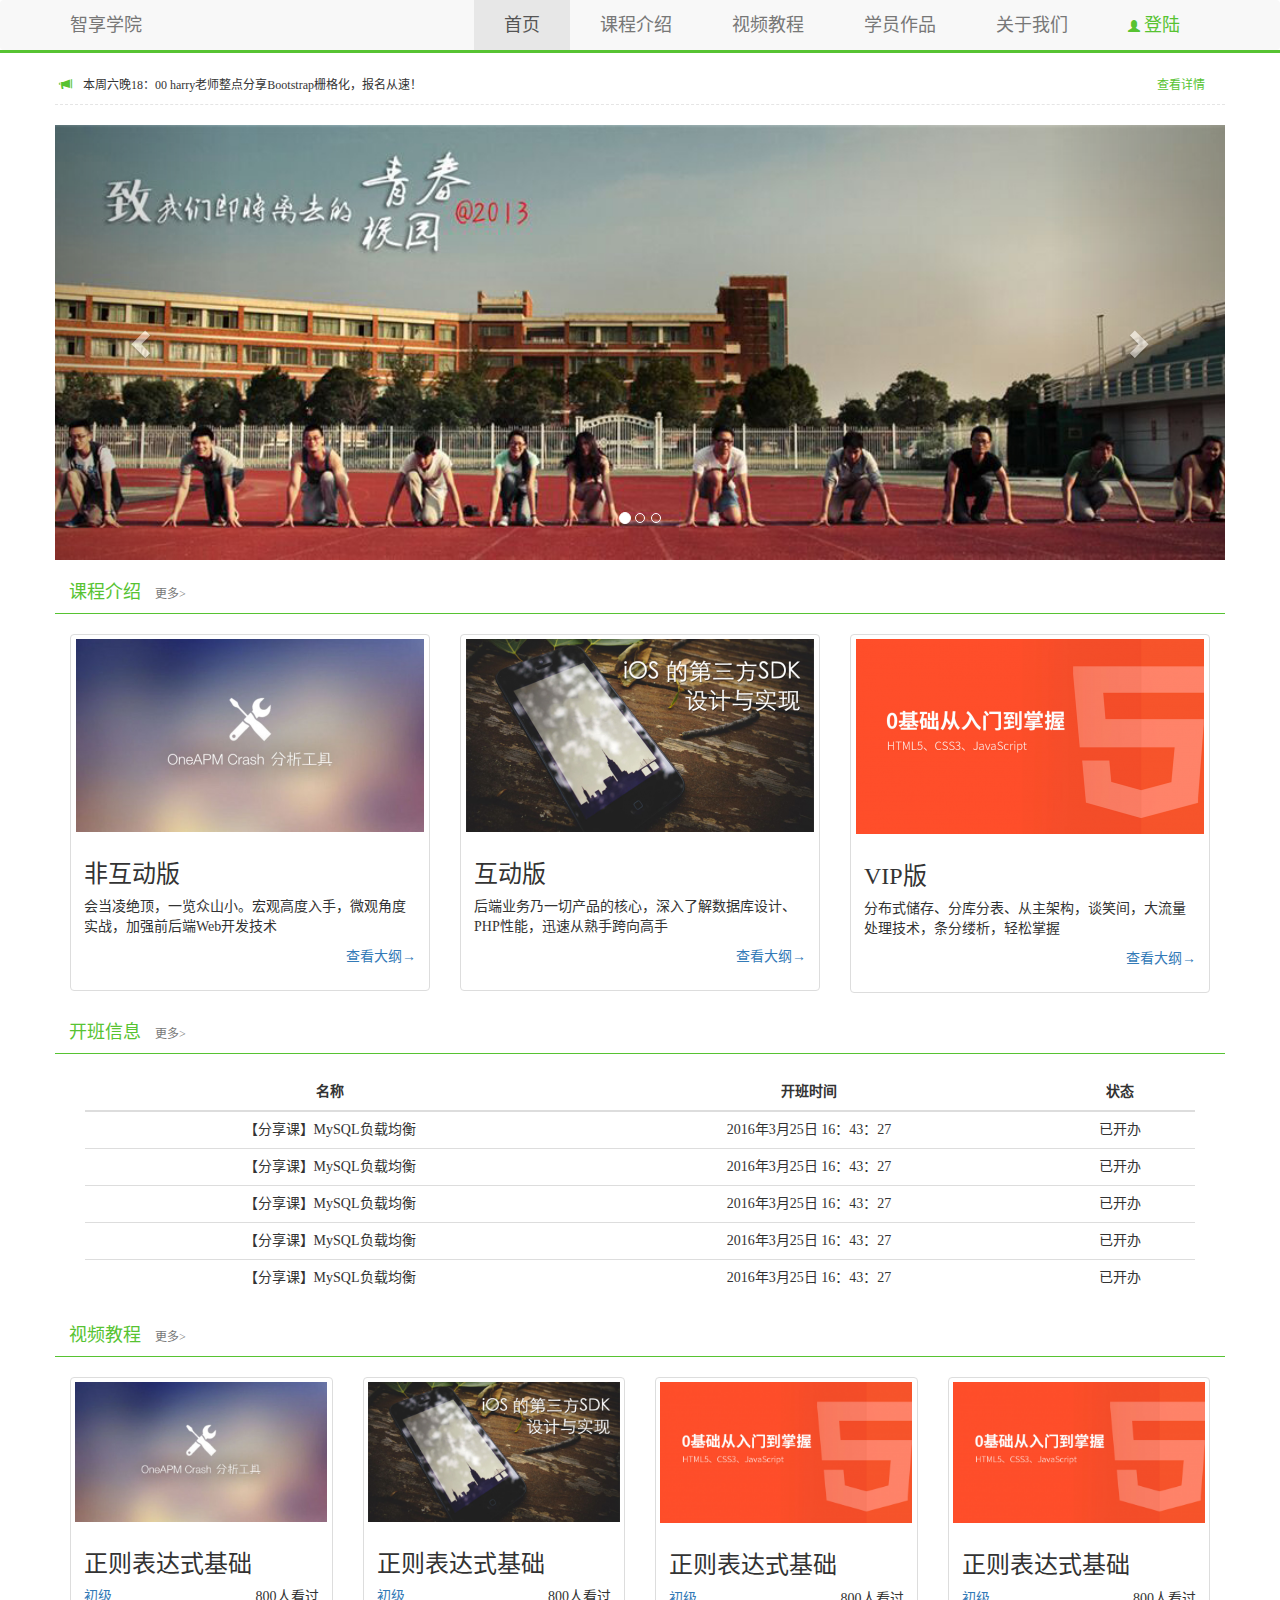
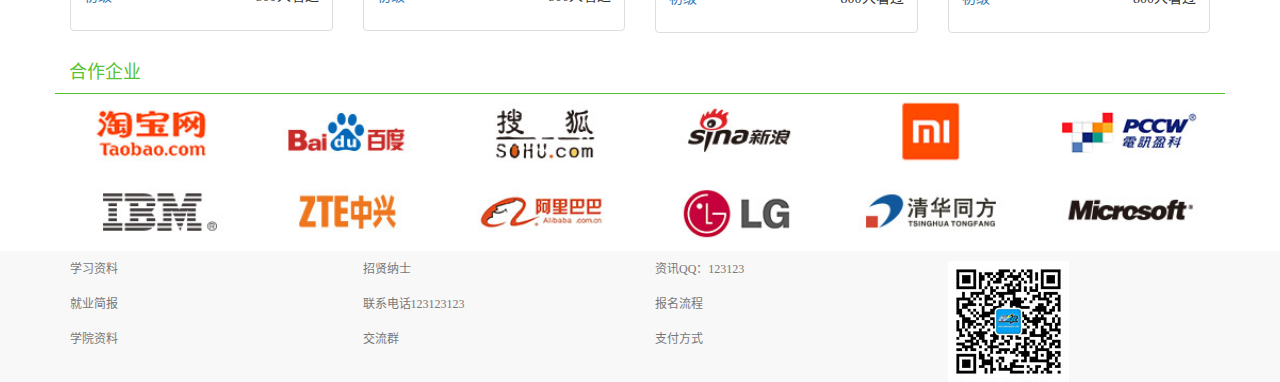
<file: html_work/智享学院/index.html>
<!DOCTYPE html>
<html lang="zh-CN">
  <head>
    <meta charset="utf-8">
    <meta http-equiv="X-UA-Compatible" content="IE=edge">
    <meta name="viewport" content="width=device-width, initial-scale=1">
    <!-- 上述3个meta标签*必须*放在最前面，任何其他内容都*必须*跟随其后！ -->
    <title>Bootstrap 101 Template</title>

    <!-- Bootstrap -->
    <link href="css/bootstrap.min.css" rel="stylesheet">
	<link href="css/style.css" rel="stylesheet">
    
    <!-- HTML5 shim and Respond.js for IE8 support of HTML5 elements and media queries -->
    <!-- WARNING: Respond.js doesn't work if you view the page via file:// -->
    <!--[if lt IE 9]>
      <script src="//cdn.bootcss.com/html5shiv/3.7.2/html5shiv.min.js"></script>
      <script src="//cdn.bootcss.com/respond.js/1.4.2/respond.min.js"></script>
    <![endif]-->
    
    <!-- jQuery (necessary for Bootstrap's JavaScript plugins) -->
    <script src="js/jquery-1.12.3.min.js"></script>
    <!-- Include all compiled plugins (below), or include individual files as needed -->
    <script src="js/bootstrap.min.js"></script>

  </head>
  <body>
<!--nav-->
<div  class="head container_build">
    <nav class="navbar navbar-default">
          <div class="container">
            <!-- Brand and toggle get grouped for better mobile display -->
            <div class="navbar-header">
              <button type="button" class="navbar-toggle collapsed" data-toggle="collapse" data-target="#bs-example-navbar-collapse-1" aria-expanded="false">
                <span class="sr-only">Toggle navigation</span>
                <span class="icon-bar"></span>
                <span class="icon-bar"></span>
                <span class="icon-bar"></span>
              </button>
              <a class="navbar-brand" href="#">智享学院</a>
            </div>
        
            <!-- Collect the nav links, forms, and other content for toggling -->
            <div class="collapse navbar-collapse" id="bs-example-navbar-collapse-1">
              <ul class="nav navbar-nav nav_box navbar-right">
                <li class="active"><a href="#">首页 <span class="sr-only">(current)</span></a></li>
                <li><a href="#">课程介绍</a></li>
                <li><a href="#">视频教程</a></li>
                <li><a href="#">学员作品</a></li>
                <li><a href="#">关于我们</a></li>
                <li><a href="#"><i class="glyphicon glyphicon-user"></i>登陆</a></li>
              </ul>
            </div><!-- /.navbar-collapse -->
          </div><!-- /.container-fluid -->
     </nav>
</div>
<!--end nav-->


<!--content-->
<div class="container content">
	<div class="row gg">
    	<div class="clearfix">
        	<p class="pull-left"><i class="glyphicon glyphicon-bullhorn"></i>本周六晚18：00 harry老师整点分享Bootstrap栅格化，报名从速！</p>
            <a href="javascript:;" class="pull-right">查看详情</a>
        </div>
    </div>
<!--banner-->   
    <div class="row banner">
        <!--banner begin-->
        <div id="carousel-example-generic" class="carousel slide" data-ride="carousel">
            <ol class="carousel-indicators">
                <li data-target="#carousel-example-generic" data-slide-to="0" class="active"></li>
                <li data-target="#carousel-example-generic" data-slide-to="1" class=""></li>
                <li data-target="#carousel-example-generic" data-slide-to="2" class=""></li>
            </ol>
            
            <div class="carousel-inner" role="listbox">
                <div class="item active">
                    <img src="img/1059004b4796551989_01.jpg" alt="...">
                    <div class="carousel-caption"></div>
                </div>
                <div class="item">
                    <img src="img/1200364a7ac7229333.jpg" alt="...">
                    <div class="carousel-caption"></div>
                </div>
                <div class="item">
                    <img src="img/1200364a7ac7229334_01.jpg" alt="...">
                    <div class="carousel-caption"></div>
                </div>
            </div>
            
            <a class="left carousel-control" href="#carousel-example-generic" role="button" data-slide="prev">
                <span class="glyphicon glyphicon-chevron-left" aria-hidden="true"></span>
                <span class="sr-only">Previous</span>
            </a>
            <a class="right carousel-control" href="#carousel-example-generic" role="button" data-slide="next">
                <span class="glyphicon glyphicon-chevron-right" aria-hidden="true"></span>
                <span class="sr-only">Next</span>
            </a>
        </div>
        <!--banner end-->
	</div>	
<!--banner-->  

	<div class="row">
    	<div class="title">
        	<h4>课程介绍<a href="javascript:;">更多></a></h4>
        </div>
    </div>
    
<!--缩略图-->
	<div class="row sl">
          <div class="col-sm-6 col-md-4">
                <div class="thumbnail">
                      <img src="img/m-54ab9e9fc739f.jpg" alt="...">
                      <div class="caption">
                            <h3>非互动版</h3>
                            <p>会当凌绝顶，一览众山小。宏观高度入手，微观角度实战，加强前后端Web开发技术</p>
                            <p class="clearfix"><a href="#" class="pull-right">查看大纲&rarr;</a></p>
                      </div>
                </div>
          </div>
          <div class="col-sm-6 col-md-4">
                <div class="thumbnail">
                      <img src="img/m-547e5c3762e2e.jpg" alt="...">
                      <div class="caption">
                            <h3>互动版</h3>
                            <p>后端业务乃一切产品的核心，深入了解数据库设计、PHP性能，迅速从熟手跨向高手</p>
                            <p class="clearfix"><a href="#" class="pull-right">查看大纲&rarr;</a></p>
                      </div>
                </div>
          </div>
          <div class="col-sm-6 col-md-4">
                <div class="thumbnail">
                      <img src="img/m-567a0bca364fa.jpg" alt="...">
                      <div class="caption">
                            <h3>VIP版</h3>
                            <p>分布式储存、分库分表、从主架构，谈笑间，大流量处理技术，条分缕析，轻松掌握</p>
                            <p class="clearfix"><a href="#" class="pull-right">查看大纲&rarr;</a></p>
                      </div>
                </div>
          </div>
    </div>
<!--结束缩略图-->

	<div class="row">
    	<div class="title">
        	<h4>开班信息<a href="javascript:;">更多></a></h4>
        </div>
    </div>
    
<!--table-->
	<div class="row table_box">
    	<table class="table text-center table-hover">
        	<thead>
            	<tr>
                	<th>名称</th>
                    <th>开班时间</th>
                    <th>状态</th>
                </tr>
            </thead>
            <tbody>
            	<tr>
                	<td>【分享课】MySQL负载均衡</td>
                    <td>2016年3月25日 16：43：27</td>
                    <td>已开办</td>
                </tr>
                            	<tr>
                	<td>【分享课】MySQL负载均衡</td>
                    <td>2016年3月25日 16：43：27</td>
                    <td>已开办</td>
                </tr>

            	<tr>
                	<td>【分享课】MySQL负载均衡</td>
                    <td>2016年3月25日 16：43：27</td>
                    <td>已开办</td>
                </tr>

            	<tr>
                	<td>【分享课】MySQL负载均衡</td>
                    <td>2016年3月25日 16：43：27</td>
                    <td>已开办</td>
                </tr>

            	<tr>
                	<td>【分享课】MySQL负载均衡</td>
                    <td>2016年3月25日 16：43：27</td>
                    <td>已开办</td>
                </tr>
            </tbody>
        </table>
    </div>
<!--end table-->

	<div class="row">
    	<div class="title">
        	<h4>视频教程<a href="javascript:;">更多></a></h4>
        </div>
    </div>

<!--缩略图2-->    
    <div class="row sl sls">
          <div class="col-sm-6 col-md-3 col-xs-12">
                <div class="thumbnail">
                      <img src="img/m-54ab9e9fc739f.jpg" alt="...">
                      <div class="caption">
                            <h3>正则表达式基础</h3>
                            <p class="clearfix"><a href="#" class="pull-left">初级</a><span class="pull-right">800人看过</span></p>
                      </div>
                      <div class="box">
                      	<a href="javascript:;">点击报名</a>
                      </div>
                </div>
          </div>
          <div class="col-sm-6 col-md-3 col-xs-12">
                <div class="thumbnail">
                      <img src="img/m-547e5c3762e2e.jpg" alt="...">
                      <div class="caption">
                            <h3>正则表达式基础</h3>
                            <p class="clearfix"><a href="#" class="pull-left">初级</a><span class="pull-right">800人看过</span></p>
                      </div>
                       <div class="box">
                      	<a href="javascript:;">点击报名</a>
                      </div>
                </div>
          </div>
          <div class="col-sm-6 col-md-3 col-xs-12">
                <div class="thumbnail">
                      <img src="img/m-567a0bca364fa.jpg" alt="...">
                      <div class="caption">
                            <h3>正则表达式基础</h3>
                            <p class="clearfix"><a href="#" class="pull-left">初级</a><span class="pull-right">800人看过</span></p>
                      </div>
                       <div class="box">
                      	<a href="javascript:;">点击报名</a>
                      </div>
                </div>
          </div>
          <div class="col-sm-6 col-md-3 col-xs-12">
                <div class="thumbnail">
                      <img src="img/m-567a0bca364fa.jpg" alt="...">
                      <div class="caption">
                            <h3>正则表达式基础</h3>
                            <p class="clearfix"><a href="#" class="pull-left">初级</a><span class="pull-right">800人看过</span></p>
                      </div>
                       <div class="box">
                      	<a href="javascript:;">点击报名</a>
                      </div>
                </div>
          </div>
    </div>
<!--缩略图2结束--> 
  
	<div class="row">
    	<div class="title">
        	<h4>合作企业</h4>
        </div>
    </div>
 	
    <div class="row">
    	<div class="qiye col-md-2 col-sm-3 col-xs-6">
    		<a href="javascript:;"><img src="img/qy18.jpg" alt="..."/></a>
        </div>
        <div class="qiye col-md-2 col-sm-3 col-xs-6">
    		<a href="javascript:;"><img src="img/qy16.jpg" alt="..."/></a>
        </div>
        <div class="qiye col-md-2 col-sm-3 col-xs-6">
    		<a href="javascript:;"><img src="img/qy10.jpg" alt="..."/></a>
        </div>
        <div class="qiye col-md-2 col-sm-3 col-xs-6">
    		<a href="javascript:;"><img src="img/qy13.jpg" alt="..."/></a>
        </div>
        <div class="qiye col-md-2 col-sm-3 col-xs-6">
    		<a href="javascript:;"><img src="img/qy09.jpg" alt="..."/></a>
        </div>
        <div class="qiye col-md-2 col-sm-3 col-xs-6">
    		<a href="javascript:;"><img src="img/qy01.jpg" alt="..."/></a>
        </div>
        <div class="qiye col-md-2 col-sm-3 col-xs-6">
    		<a href="javascript:;"><img src="img/qy02.jpg" alt="..."/></a>
        </div>
        <div class="qiye col-md-2 col-sm-3 col-xs-6">
    		<a href="javascript:;"><img src="img/qy11.jpg" alt="..."/></a>
        </div>
        <div class="qiye col-md-2 col-sm-3 col-xs-6">
    		<a href="javascript:;"><img src="img/qy07.jpg" alt="..."/></a>
        </div>
        <div class="qiye col-md-2 col-sm-3 col-xs-6">
    		<a href="javascript:;"><img src="img/qy04.jpg" alt="..."/></a>
        </div>
        <div class="qiye col-md-2 col-sm-3 col-xs-6">
    		<a href="javascript:;"><img src="img/qy12.jpg" alt="..."/></a>
        </div>
        <div class="qiye col-md-2 col-sm-3 col-xs-6">
    		<a href="javascript:;"><img src="img/qy03.jpg" alt="..."/></a>
        </div>
    </div>
    
</div>
<!--end content-->



<!--foot-->
<div class="foot">
    <div class="container">
        <div class="row">
            <ul class="col-md-3 col-sm-3 list-unstyled hidden-xs">
            	<li><a href="javascript:;">学习资料</a></li>
                <li><a href="javascript:;">就业简报</a></li>
                <li><a href="javascript:;">学院资料</a></li>
            </ul>
            <ul class="col-md-3 col-sm-3 list-unstyled col-xs-6">
            	<li><a href="javascript:;">招贤纳士</a></li>
                <li><a href="javascript:;">联系电话123123123</a></li>
                <li><a href="javascript:;">交流群</a></li>
            </ul>
            <ul class="col-md-3 col-sm-3 list-unstyled col-xs-6">
            	<li><a href="javascript:;">资讯QQ：123123</a></li>
                <li><a href="javascript:;">报名流程</a></li>
                <li><a href="javascript:;">支付方式</a></li>
            </ul>
            <div class="col-md-3 col-sm-3 hidden-xs">
            	<img src="img/weixin-zns.jpg" alt="..."/>
            </div>
        </div>
    </div>
</div>
<!--end foot-->
</body>
</html>
</file>
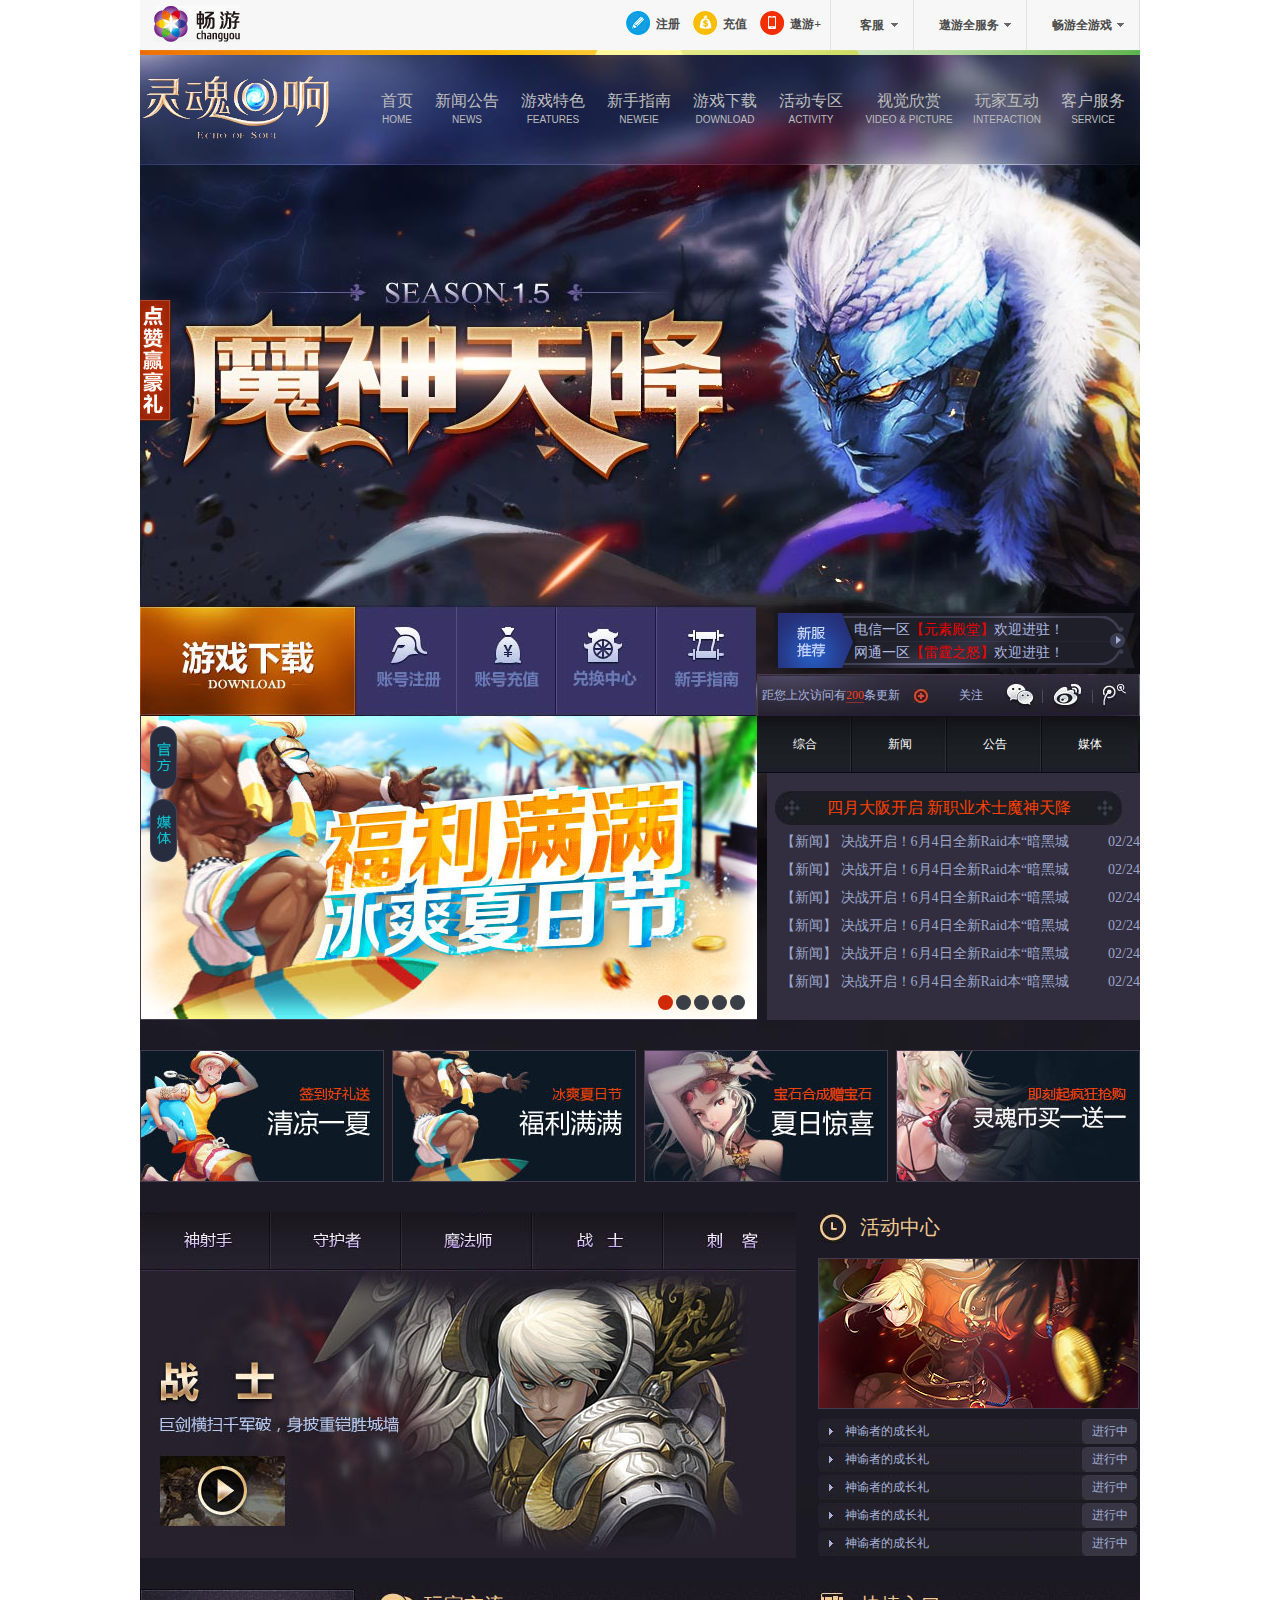
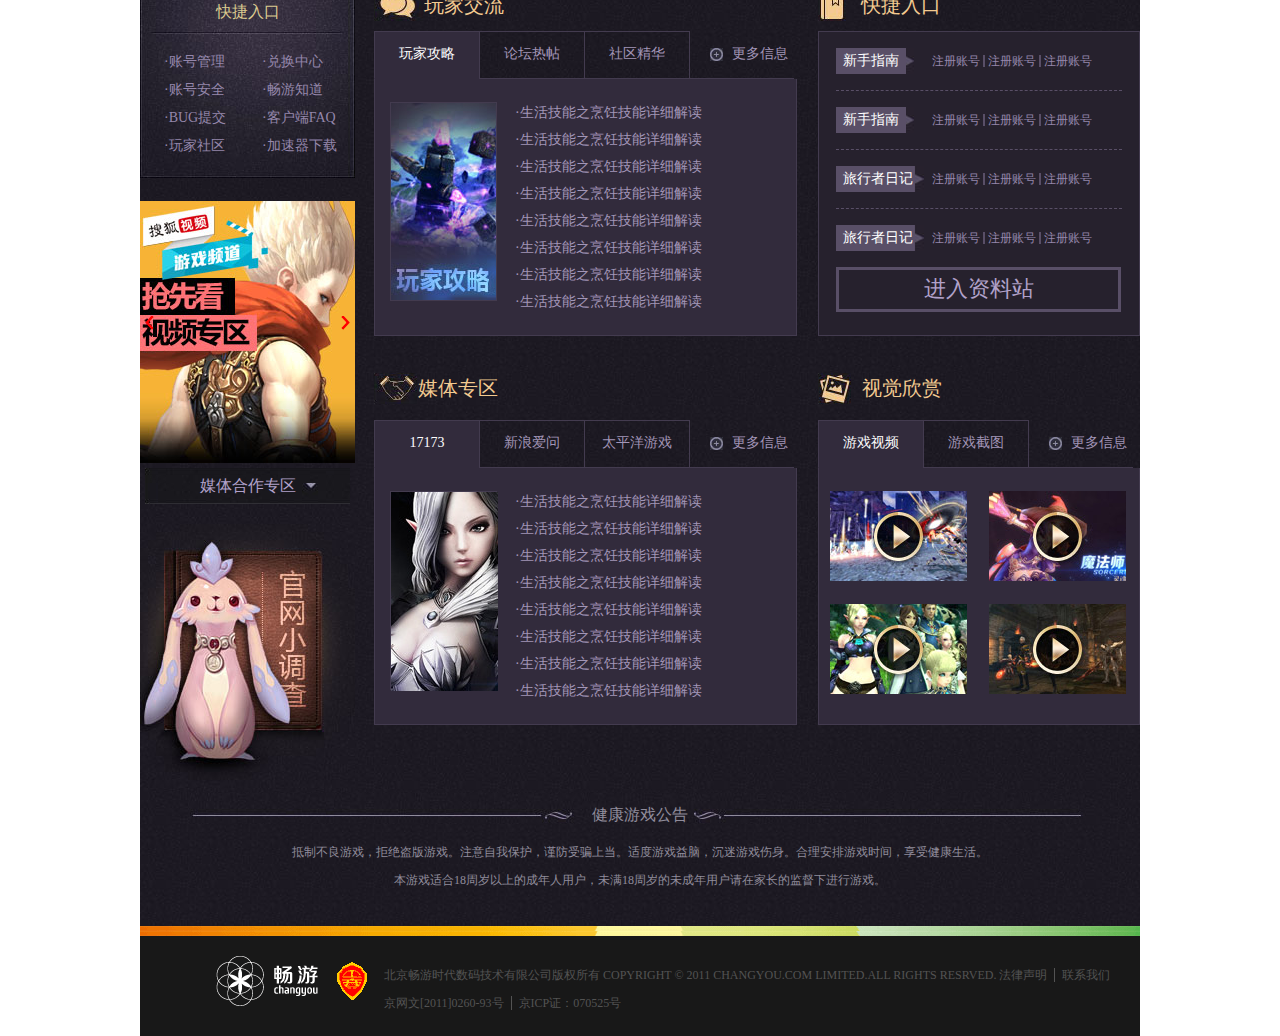
<file: html_work/灵魂回响/index.html>
<!DOCTYPE HTML PUBLIC "-//W3C//DTD HTML 4.01//EN" "http://www.w3.org/TR/html4/strict.dtd">
<html>
<head>
<meta http-equiv="Content-Type" content="text/html; charset=utf-8">
<title>无标题文档</title>
<link rel="stylesheet" href="css/style.css"/> 
<link rel="stylesheet" href="css/common.css"/>
</head>

<body>
<div class="wrap">
<!--head-->
	<div class="head">
    	<div class="loginbar_box clearfix">
        	<h1 class="logo fl"><a href="javascript:;"></a></h1>
            
            <div class="loginbar fr clearfix">
            	<ul class="loginbar_left fl clearfix">
                	<li class="fl">
                    	<a href="javascript:;">
                    		<i class="icon1"></i>
                        	注册
                    	</a>
                    </li>
                    <li class="fl">
                        <a href="javascript:;">
                            <i class="icon2"></i>
                            充值
                        </a>
                    </li>
                    <li class="fl">
                        <a href="javascript:;">
                            <i class="icon3"></i>
                            遨游+
                        </a>
                    </li>
                </ul>
                <ul class="loginbar_right fl clearfix border">
                	<li class="fl l1">
                    	<a href="javascript:;">                    	
                        客服
                        <i class="icon"></i>
                    </a>
                    </li>
                    <li class="fl border l2">
                        <a href="javascript:;">                    	
                            遨游全服务
                            <i class="icon"></i>
                        </a>
                    </li>
                    <li class="fl l3">
                        <a href="javascript:;">                    	
                           畅游全游戏
                            <i class="icon"></i>
                        </a>
                    </li>
                </ul>
            </div>
        </div>
        
        <div class="line"><img src="img/line.png"/></div>
        
        <div class="nav_box">
			<img src="img/header_main.jpg" alt="..."/>
            <h1 class="logo_game"><a href="javascript:;"><img src="img/logo.gif" alt="灵魂回响"/></a></h1>
            <a href="javascript:;" class="hot"><img src="img/dianji.png" alt="..."/></a>
            
            <div class="nav">
            	<ul class="clearfix">
                	<li class="fl li_s">
                    	<p class="title_cn"><a href="javascript:;">首页</a></p>
                        <p class="title_en"><a href="javascript:;">HOME</a></p>
                    </li>
                    <li class="fl">
                    	<p class="title_cn"><a href="javascript:;">新闻公告</a></p>
                        <p class="title_en"><a href="javascript:;">NEWS</a></p>
                    </li>
                    <li class="fl">
                    	<p class="title_cn"><a href="javascript:;">游戏特色</a></p>
                        <p class="title_en"><a href="javascript:;">FEATURES</a></p>
                    </li>
                    <li class="fl">
                    	<p class="title_cn"><a href="javascript:;">新手指南</a></p>
                        <p class="title_en"><a href="javascript:;">NEWEIE</a></p>
                    </li>
                    <li class="fl">
                    	<p class="title_cn"><a href="javascript:;">游戏下载</a></p>
                        <p class="title_en"><a href="javascript:;">DOWNLOAD</a></p>
                    </li>
                    <li class="fl">
                    	<p class="title_cn"><a href="javascript:;">活动专区</a></p>
                        <p class="title_en"><a href="javascript:;">ACTIVITY</a></p>
                    </li>
                    <li class="fl li_l">
                    	<p class="title_cn"><a href="javascript:;">视觉欣赏</a></p>
                        <p class="title_en"><a href="javascript:;">VIDEO & PICTURE</a></p>
                    </li>
                    <li class="fl">
                    	<p class="title_cn"><a href="javascript:;">玩家互动</a></p>
                        <p class="title_en"><a href="javascript:;">INTERACTION</a></p>
                    </li>
                    <li class="fl">
                    	<p class="title_cn"><a href="javascript:;">客户服务</a></p>
                        <p class="title_en"><a href="javascript:;">SERVICE</a></p>
                    </li>
                </ul>
            
			</div>
        </div>
    </div>
<!--end head-->




<!--content-->
	<div class="content">
    	<div class="service_box clearfix">
        	<div class="service fl clearfix">
            	<a href="javascript:;" class="icon1 fl"></a>
                <a href="javascript:;" class="icon2 fl"></a>
                <a href="javascript:;" class="icon3 fl"></a>
                <a href="javascript:;" class="icon4 fl"></a>
                <a href="javascript:;" class="icon5 fl"></a>
            </div>
            
        	<div class="tips fl">
            	<div class="top">
                	<div>
                        <p><a href="javascript:;">电信一区<span>【元素殿堂】</span>欢迎进驻！</a></p>
                        <p class="p2"><a href="javascript:;">网通一区<span>【雷霆之怒】</span>欢迎进驻！</a></p>
                    </div>
                </div>
                
                <div class="bottom">
                	<a href="#" class="comment">距您上次访问有<span>200</span>条更新</a>
                    <a class="icon"></a>
                    <a href="#" class="concern">关注</a>
                    <a href="#" class="weixin"></a>
                    <a href="#" class="weibo"></a>
                    <a href="#" class="tengxun"></a>
                </div>
            </div>
        </div>
        
        <div class="banner_box clearfix">
        	<div class="banner fl">
            	<ul>
                	<li><a href="#"><img src="img/main_a1.jpg" alt="..."/></a></li>
                    <li><a href="#"><img src="img/main_a1.jpg" alt="..."/></a></li>
                    <li><a href="#"><img src="img/main_a1.jpg" alt="..."/></a></li>
                    <li><a href="#"><img src="img/main_a1.jpg" alt="..."/></a></li>
                    <li><a href="#"><img src="img/main_a1.jpg" alt="..."/></a></li>
                </ul>
                <a href="#" class="gf"></a>
                <a href="#" class="media"></a>
                <div class="clearfix">
                	<a href="#" class="active"></a>
                    <a href="#"></a>
                    <a href="#"></a>
                    <a href="#"></a>
                    <a href="#"></a>
                </div>
            </div>
            
            <div class="banner_right fr">
            	<div class="sub_nav clearfix">
                	<a href="javascript:;">综合</a>
                    <a href="javascript:;">新闻</a>
                    <a href="javascript:;">公告</a>
                    <a href="javascript:;">媒体</a>
                </div>
                
                <div class="news">
                	<dl>
                    	<dt>四月大阪开启 新职业术士魔神天降</dt>
                        <dd class="clearfix"> 
                        	<a href="#" class="fl">【新闻】 决战开启！6月4日全新Raid本“暗黑城</a>
                          	<span class="time fr">02/24</span>  
                        </dd>
                        <dd class="clearfix"> 
                        	<a href="#" class="fl">【新闻】 决战开启！6月4日全新Raid本“暗黑城</a>
                          	<span class="time fr">02/24</span>  
                        </dd>
                        <dd class="clearfix"> 
                        	<a href="#" class="fl">【新闻】 决战开启！6月4日全新Raid本“暗黑城</a>
                          	<span class="time fr">02/24</span>  
                        </dd>
                        <dd class="clearfix"> 
                        	<a href="#" class="fl">【新闻】 决战开启！6月4日全新Raid本“暗黑城</a>
                          	<span class="time fr">02/24</span>  
                        </dd>
                        <dd class="clearfix"> 
                        	<a href="#" class="fl">【新闻】 决战开启！6月4日全新Raid本“暗黑城</a>
                          	<span class="time fr">02/24</span>  
                        </dd>
                        <dd class="clearfix"> 
                        	<a href="#" class="fl">【新闻】 决战开启！6月4日全新Raid本“暗黑城</a>
                          	<span class="time fr">02/24</span>  
                        </dd>
                    </dl>
                    <div class="news_tips"></div>
                </div>
            </div>
        </div>
        
        <div class="benefit clearfix">
        	<a href="#" class="fl"></a>
            <a href="#" class="fl"></a>
            <a href="#" class="fl"></a>
            <a href="#" class="fl"></a>
        </div>
        
        <div class="activity_box clearfix">
        	<div class="introduction fl">
            	<div class="clearfix">
                	<a href="#" class="fl"></a>
                    <a href="#" class="fl"></a>
                    <a href="#" class="fl"></a>
                    <a href="#" class="fl"></a>
                    <a href="#" class="fl"></a>
                </div>
            	<a href="#"  class="img"><img src="img/zhanshi.jpg" alt="战士"/></a>
            </div>
            
            <div class="activity fr">
            	<h3><i></i>活动中心</h3>
                <div>
                	<img src="img/1.jpg" alt="..."/>
                    <span class="bg"></span>
                    <span class="zi">女武神的密室</span>
                </div>
                <ul>
                	<li>
                    	<a href="#" class="fl">神谕者的成长礼</a>
                        <span class="fr">进行中</span>
                    </li>
                    <li>
                    	<a href="#" class="fl">神谕者的成长礼</a>
                        <span class="fr">进行中</span>
                    </li>
                    <li>
                    	<a href="#" class="fl">神谕者的成长礼</a>
                        <span class="fr">进行中</span>
                    </li>
                    <li>
                    	<a href="#" class="fl">神谕者的成长礼</a>
                        <span class="fr">进行中</span>
                    </li>
                    <li>
                    	<a href="#" class="fl">神谕者的成长礼</a>
                        <span class="fr">进行中</span>
                    </li>
                </ul>
            </div>
        </div>
        
        <div class="main clearfix">
        	<div class="main_left fl">
            	<div class="tips">
                	<h3>快捷入口</h3>
                    <div class="clearfix">
                    	<a href="#" class="fl">&middot;账号管理</a>
                        <a href="#" class="fl cm">&middot;兑换中心</a>
                        <a href="javascript:;" class="fl">&middot;账号安全</a>
                        <a href="javascript:;" class="fl cm">&middot;畅游知道</a>
                        <a href="javascript:;" class="fl">&middot;BUG提交</a>
                        <a href="javascript:;" class="fl cm">&middot;客户端FAQ</a>
                        <a href="javascript:;" class="fl">&middot;玩家社区</a>
                        <a href="javascript:;" class="fl cm">&middot;加速器下载</a>
                    </div>
                </div>
                <div class="partner">
                	<a href="javascript:;"><img src="img/main_a3.jpg"/></a>
                    <a href="javascript:;" class="part">媒体合作专区</a>
                    <span class="prev"></span>
                    <span class="next"></span>
                </div>
                <div class="question">
                	<a href="javascript:;"></a>
                </div>
            </div>
            
            <div class="main_middle fl">
            	<div class="communitcation">
                	<h3>玩家交流</h3>
                    <div class="subnav clearfix">
                    	<a href="javascript:;" class="fl cm active">玩家攻略</a> 
                        <a href="javascript:;" class="fl">论坛热帖</a> 
                        <a href="javascript:;" class="fl">社区精华</a> 
                        <a href="javascript:;" class="fl cb"><i></i>更多信息</a> 
                    </div>
                    <div class="com clearfix">
                        <a href="javascript:;" class="fl img"><img src="img/wj.jpg"/></a>
                        <ul class="fl">
                            <li><a href="javascript:;">&middot;生活技能之烹饪技能详细解读</a></li>
                            <li><a href="javascript:;">&middot;生活技能之烹饪技能详细解读</a></li>
                            <li><a href="javascript:;">&middot;生活技能之烹饪技能详细解读</a></li>
                            <li><a href="javascript:;">&middot;生活技能之烹饪技能详细解读</a></li>
                            <li><a href="javascript:;">&middot;生活技能之烹饪技能详细解读</a></li>
                            <li><a href="javascript:;">&middot;生活技能之烹饪技能详细解读</a></li>
                            <li><a href="javascript:;">&middot;生活技能之烹饪技能详细解读</a></li>
                            <li><a href="javascript:;">&middot;生活技能之烹饪技能详细解读</a></li>
                        </ul>
                    </div>
                </div>
                
                <div class="medio clearfix">
                	<h3>媒体专区</h3>
                    <div class="subnav clearfix">
                    	<a href="javascript:;" class="fl cm active">17173</a> 
                        <a href="javascript:;" class="fl">新浪爱问</a> 
                        <a href="javascript:;" class="fl">太平洋游戏</a> 
                        <a href="javascript:;" class="fl cb"><i></i>更多信息</a> 
                    </div>
                    <div class="com clearfix">
                        <a href="javascript:;" class="fl img"><img src="img/1031.jpg"/></a>
                        <ul class="fl">
                            <li><a href="javascript:;">&middot;生活技能之烹饪技能详细解读</a></li>
                            <li><a href="javascript:;">&middot;生活技能之烹饪技能详细解读</a></li>
                            <li><a href="javascript:;">&middot;生活技能之烹饪技能详细解读</a></li>
                            <li><a href="javascript:;">&middot;生活技能之烹饪技能详细解读</a></li>
                            <li><a href="javascript:;">&middot;生活技能之烹饪技能详细解读</a></li>
                            <li><a href="javascript:;">&middot;生活技能之烹饪技能详细解读</a></li>
                            <li><a href="javascript:;">&middot;生活技能之烹饪技能详细解读</a></li>
                            <li><a href="javascript:;">&middot;生活技能之烹饪技能详细解读</a></li>
                        </ul>
                    </div>
                </div>
            </div>
            
            <div class="main_right fl">
            	<div class="data">
                	<h3>快捷入口</h3>
                    <div class="com clearfix">
                        <ul>
                            <li class="clearfix">
                            	<span class="fl">新手指南</span>
                                <div class="fl clearfix">
                                    <a href="javascript:;" class="fl cm">注册账号</a>
                                    <a href="javascript:;" class="fl">注册账号</a>
                                    <a href="javascript:;" class="fl cb">注册账号</a>
                                </div>
                            </li>
                            <li class="clearfix">
                            	<span class="fl">新手指南</span>
                                <div class="fl clearfix">
                                    <a href="javascript:;" class="fl cm">注册账号</a>
                                    <a href="javascript:;" class="fl">注册账号</a>
                                    <a href="javascript:;" class="fl cb">注册账号</a>
                                </div>
                            </li>
                            <li class="clearfix">
                            	<span class="fl long">旅行者日记</span>
                                <div class="fl clearfix">
                                    <a href="javascript:;" class="fl cm">注册账号</a>
                                    <a href="javascript:;" class="fl">注册账号</a>
                                    <a href="javascript:;" class="fl cb">注册账号</a>
                                </div>
                            </li>
                            <li class="cb clearfix">
                            	<span class="fl long">旅行者日记</span>
                                <div class="fl clearfix">
                                    <a href="javascript:;" class="fl cm">注册账号</a>
                                    <a href="javascript:;" class="fl">注册账号</a>
                                    <a href="javascript:;" class="fl cb">注册账号</a>
                                </div>
                            </li>
                        </ul>
                        
                        <div class="submit">
                        	<a href="#">进入资料站</a>
                        </div>
                    </div>
                </div>
                
                <div class="video">
                	<h3>视觉欣赏</h3>
                    <div class="subnav clearfix">
                        <a href="javascript:;" class="fl cm active">游戏视频</a> 
                        <a href="javascript:;" class="fl">游戏截图</a> 
                        <a href="javascript:;" class="fl cb"><i></i>更多信息</a> 
                    </div>
                    <div class="com clearfix">
                        <a href="javascript:;" class="fl mr mb"><img src="img/3.jpg" alt="..."/></a>
                        <a href="javascript:;" class="fl mb"><img src="img/2.jpg" alt="..."/></a>
                        <a href="javascript:;" class="fl mr"><img src="img/1_1.jpg" alt="..."/></a>
                        <a href="javascript:;" class="fl"><img src="img/4.jpg" alt="..."/></a>
                    </div>
                </div>
            </div>
        </div>
    </div>
<!--end content-->



<!--footer-->
	<div class="footer">
    	<div class="foot_top">
            <div class="line">
            	健康游戏公告
            </div>
            <div class="advice">
            	<p>抵制不良游戏，拒绝盗版游戏。注意自我保护，谨防受骗上当。适度游戏益脑，沉迷游戏伤身。合理安排游戏时间，享受健康生活。</p>
                <p>本游戏适合18周岁以上的成年人用户，未满18周岁的未成年用户请在家长的监督下进行游戏。</p>
            </div>
            <div class="color_line">
            </div>
        </div>
        
        <div class="copyright clearfix">
        	<a href="javascript:;" class="fl"><img src="img/logo1.png"/></a>
            <a href="javascript:;" class="fl"><img src="img/logo2.png"/></a>
            <div class="fl">
            	<p>北京畅游时代数码技术有限公司版权所有 COPYRIGHT &copy; 2011 CHANGYOU.COM LIMITED.ALL RIGHTS RESRVED. <a href="#" class="pbr">法律声明</a><a href="#" class="pl">联系我们</a></p>
                <p><a href="#" class="pbr">京网文[2011]0260-93号</a><a href="#"  class="pl">京ICP证：070525号</a></p>
            </div>
        </div>
    </div>
<!--end footer-->
</div>
</body>
</html>
</file>
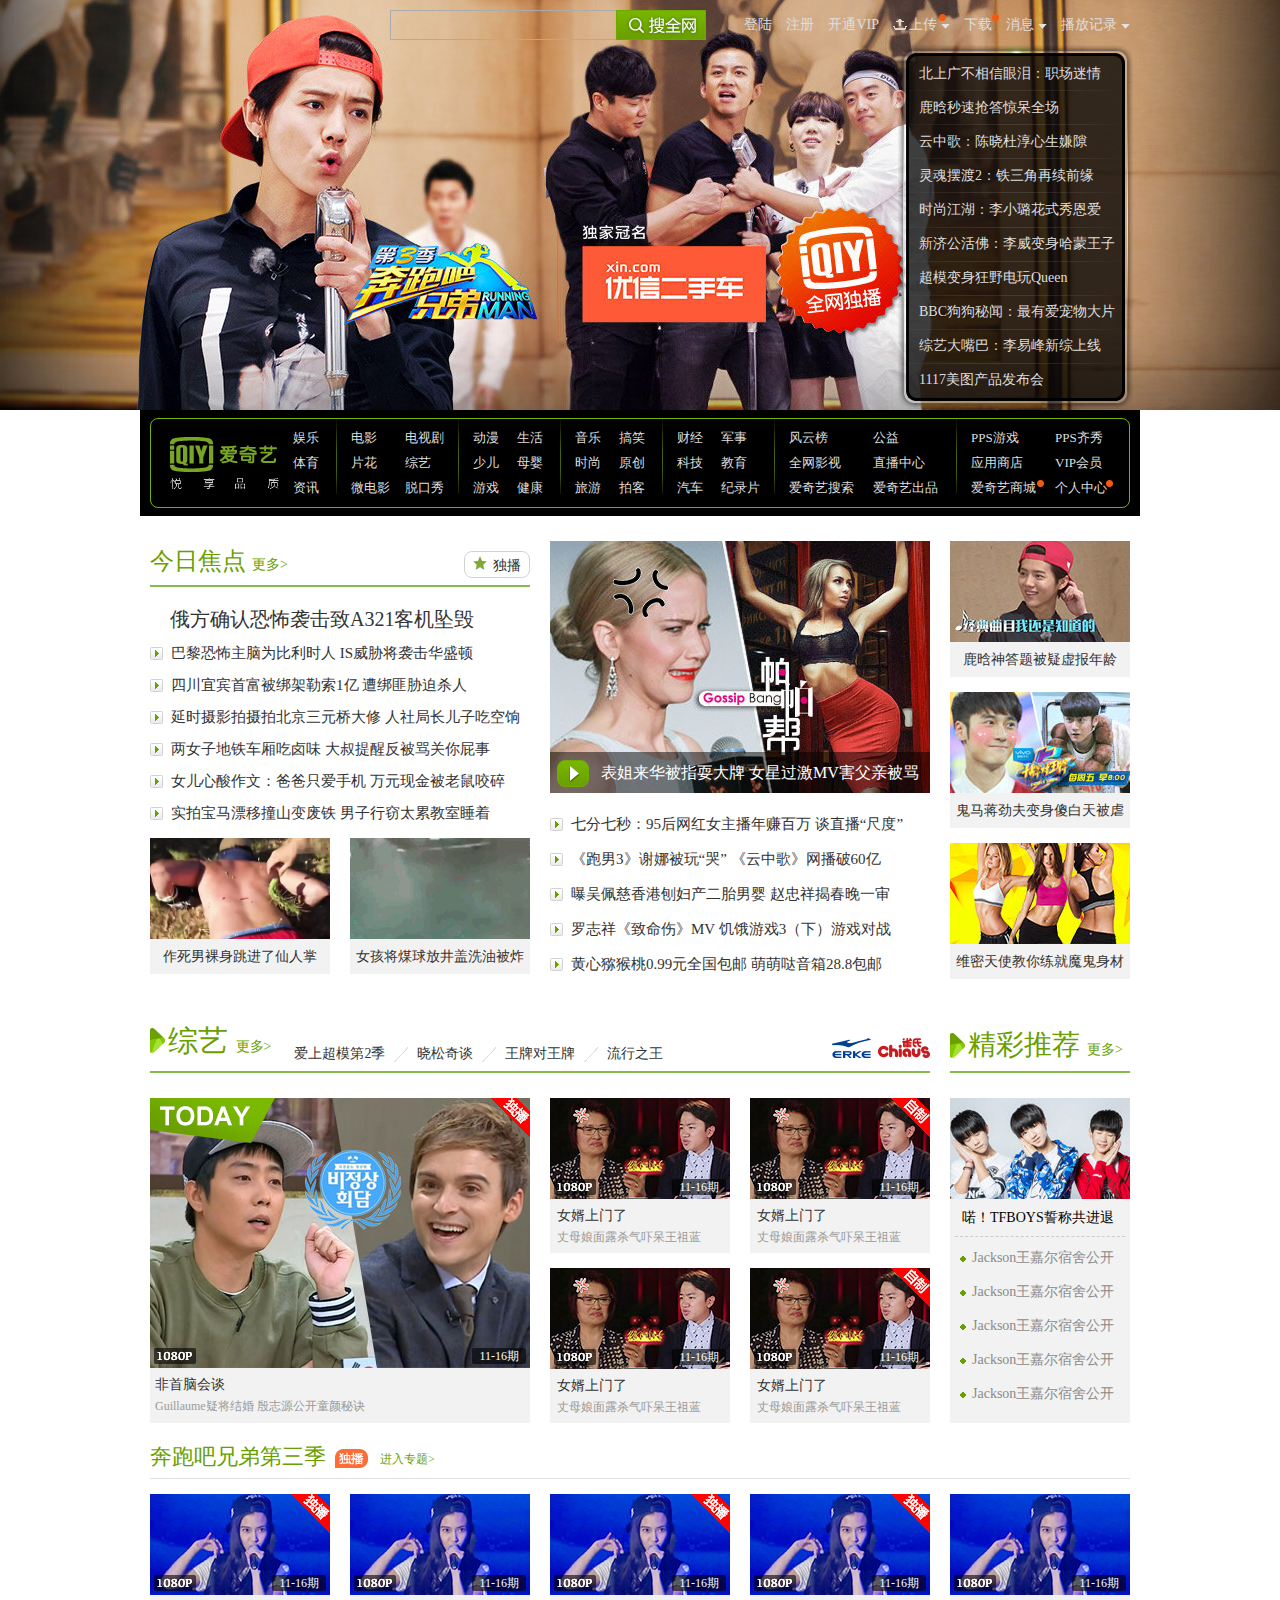
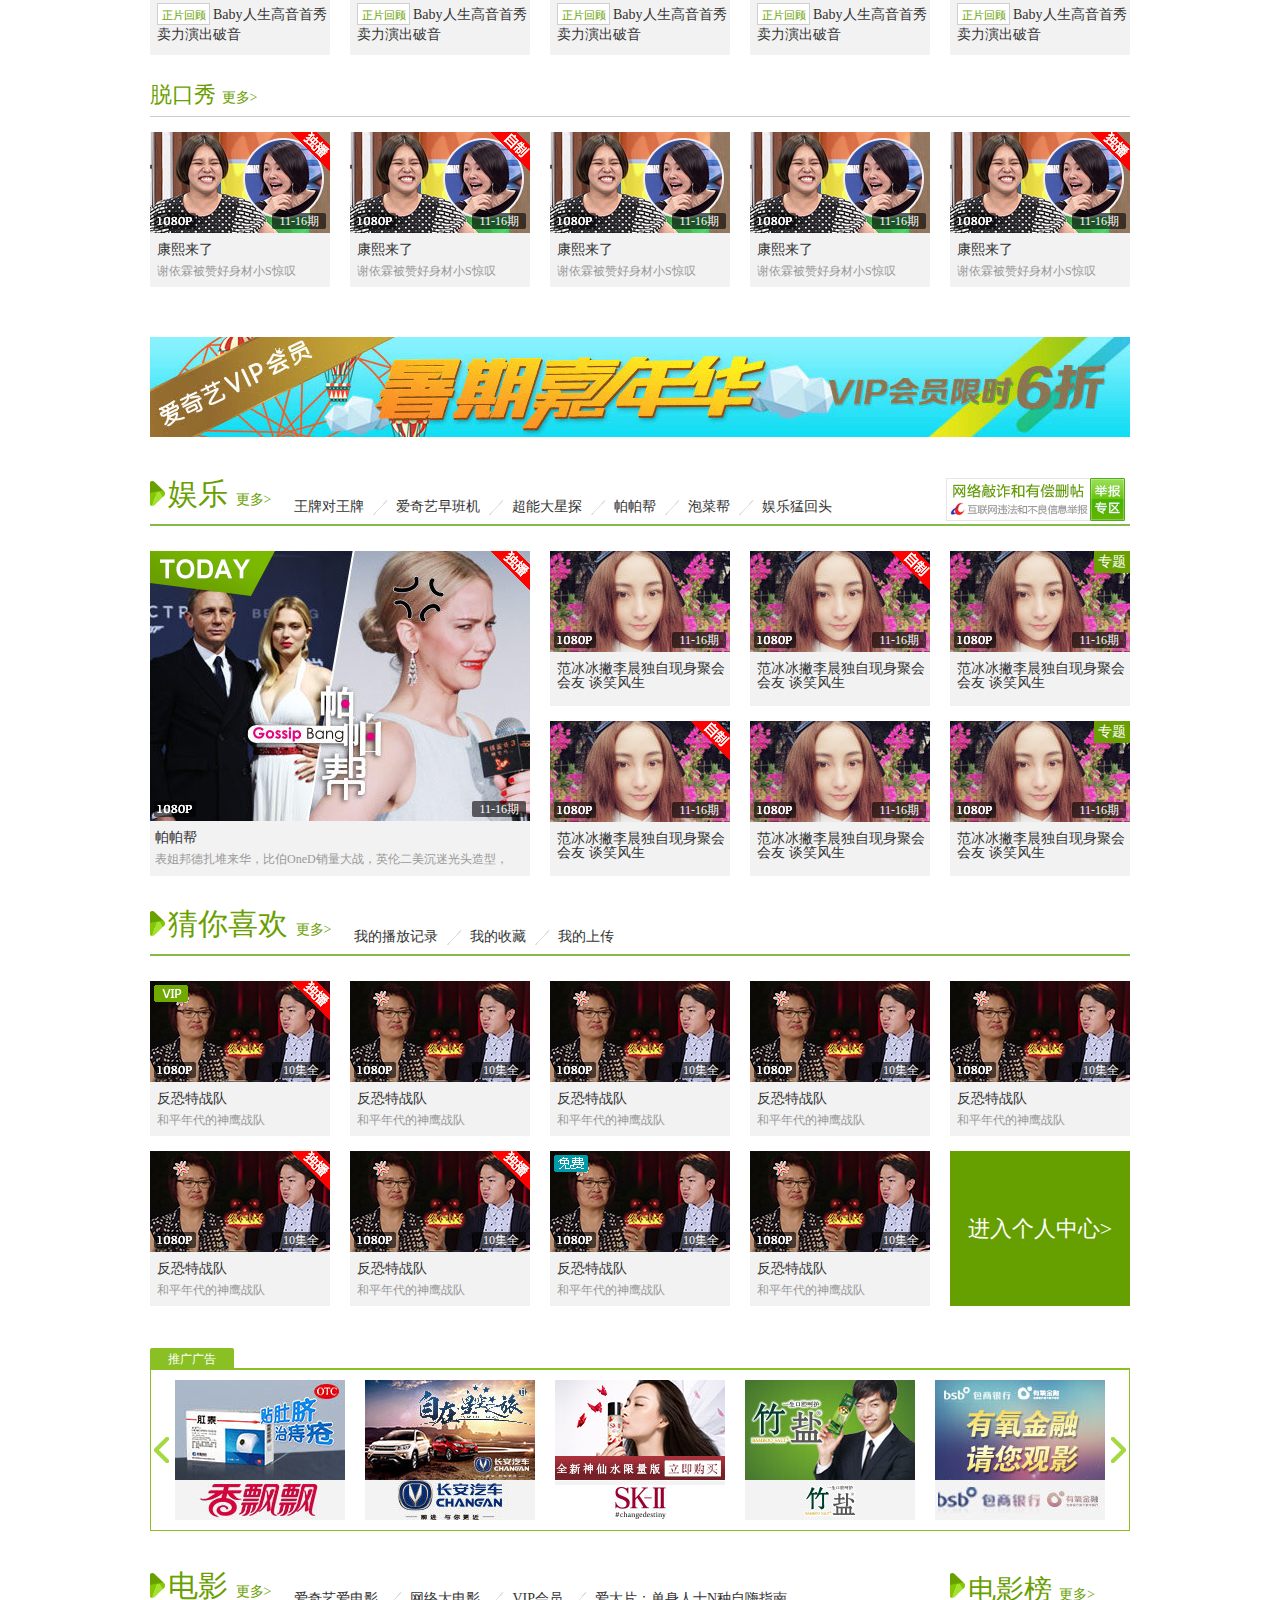
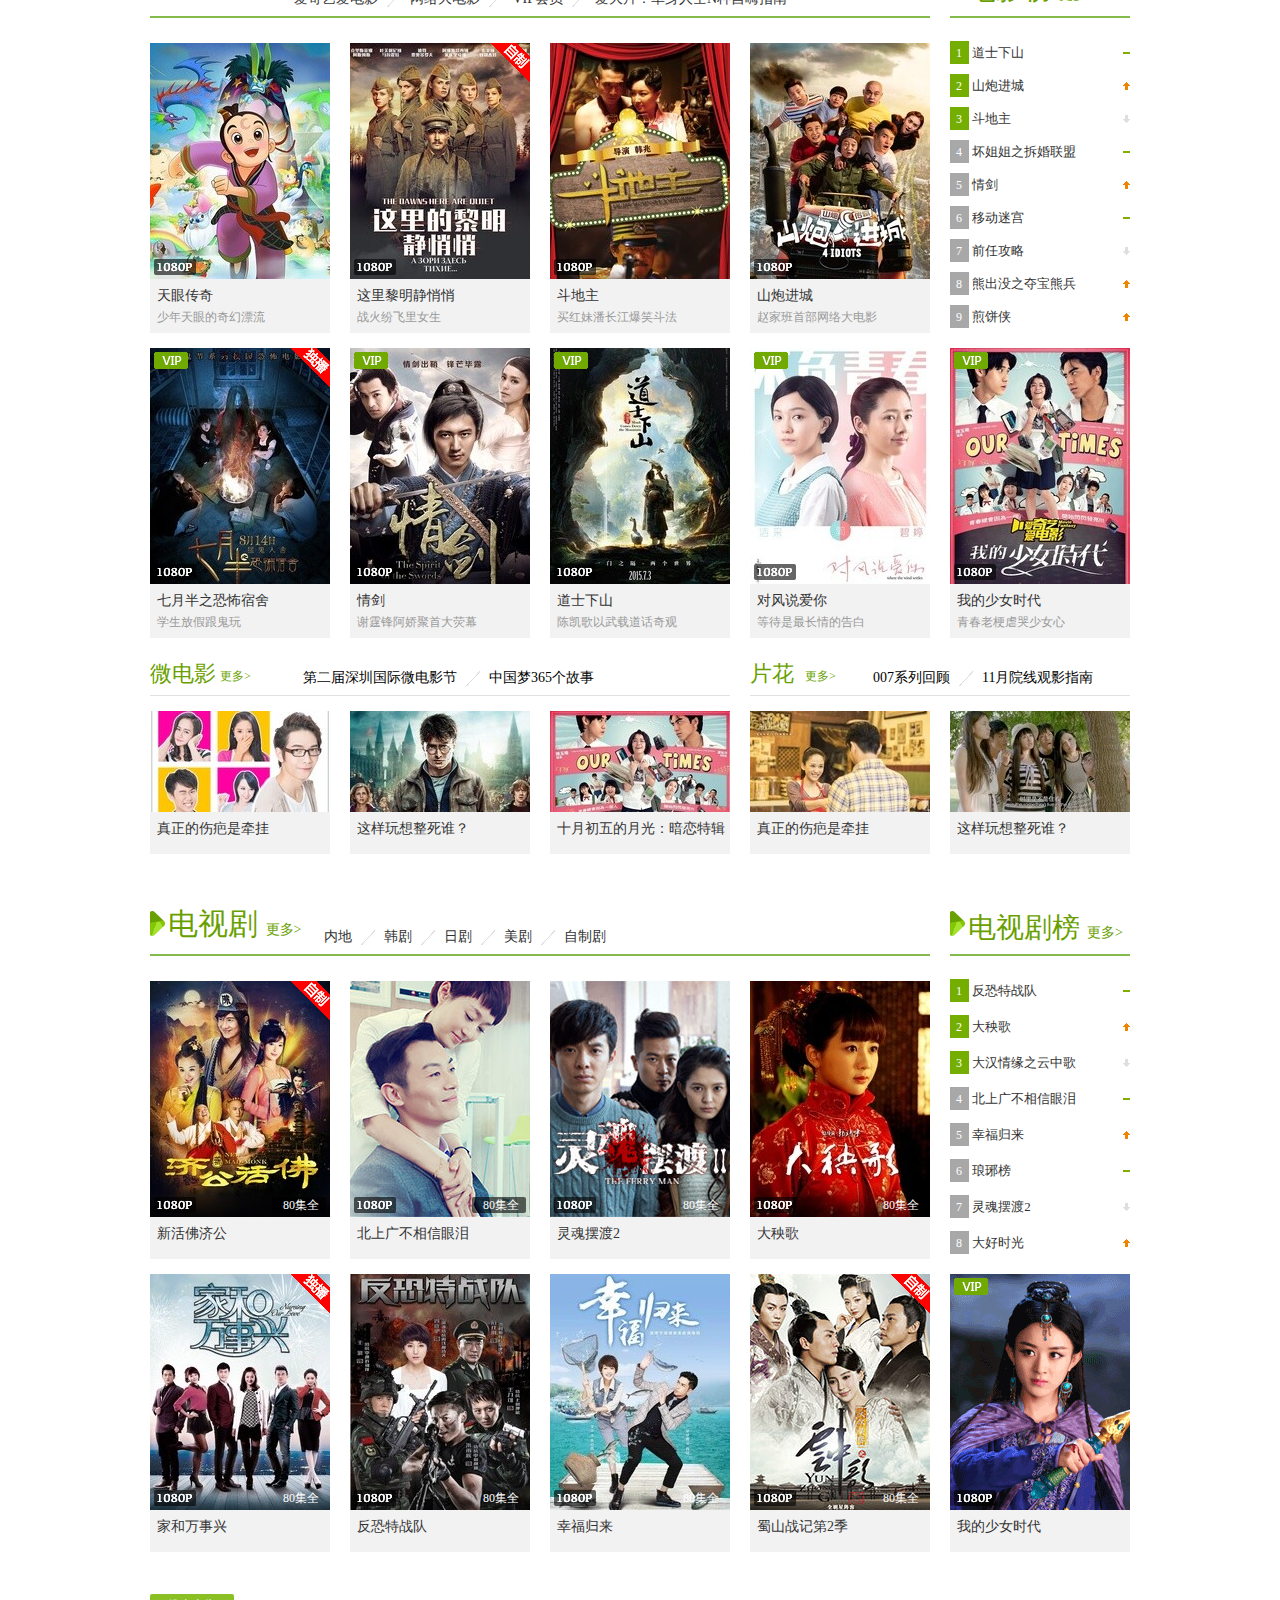
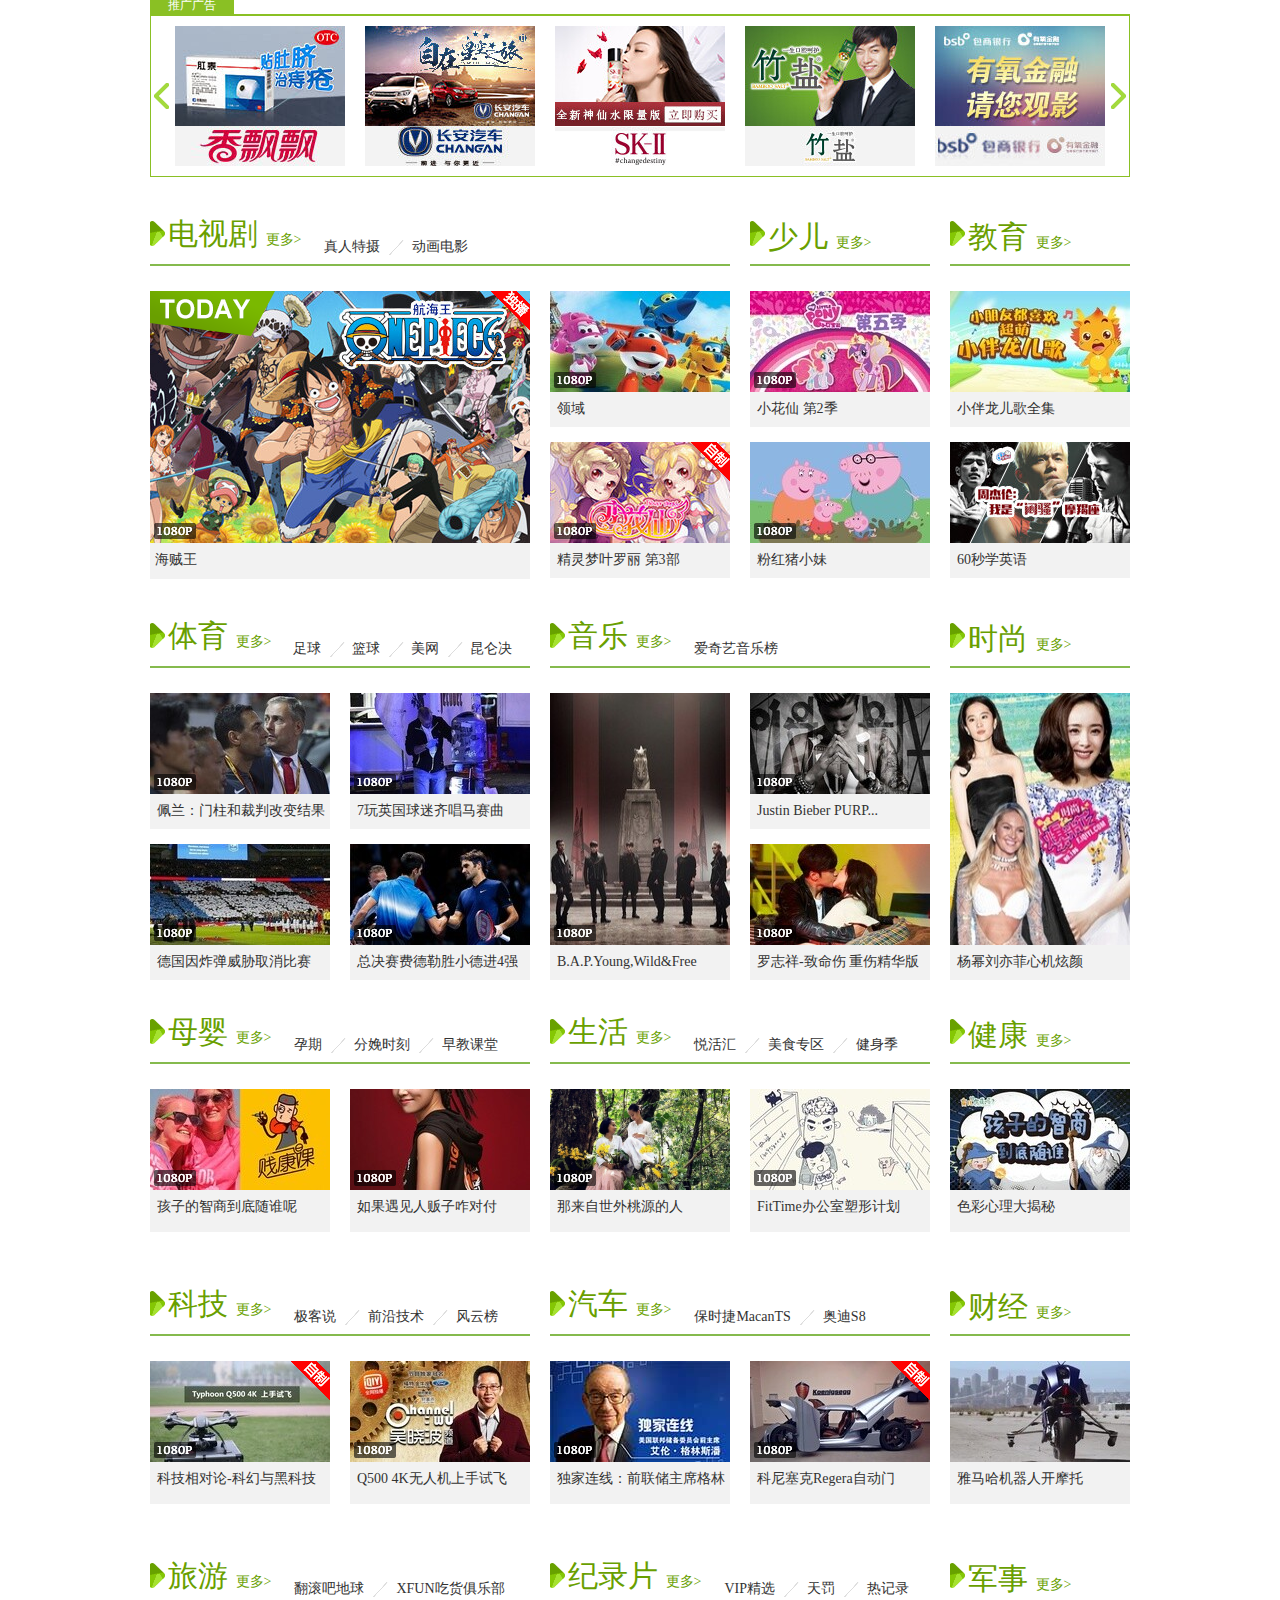
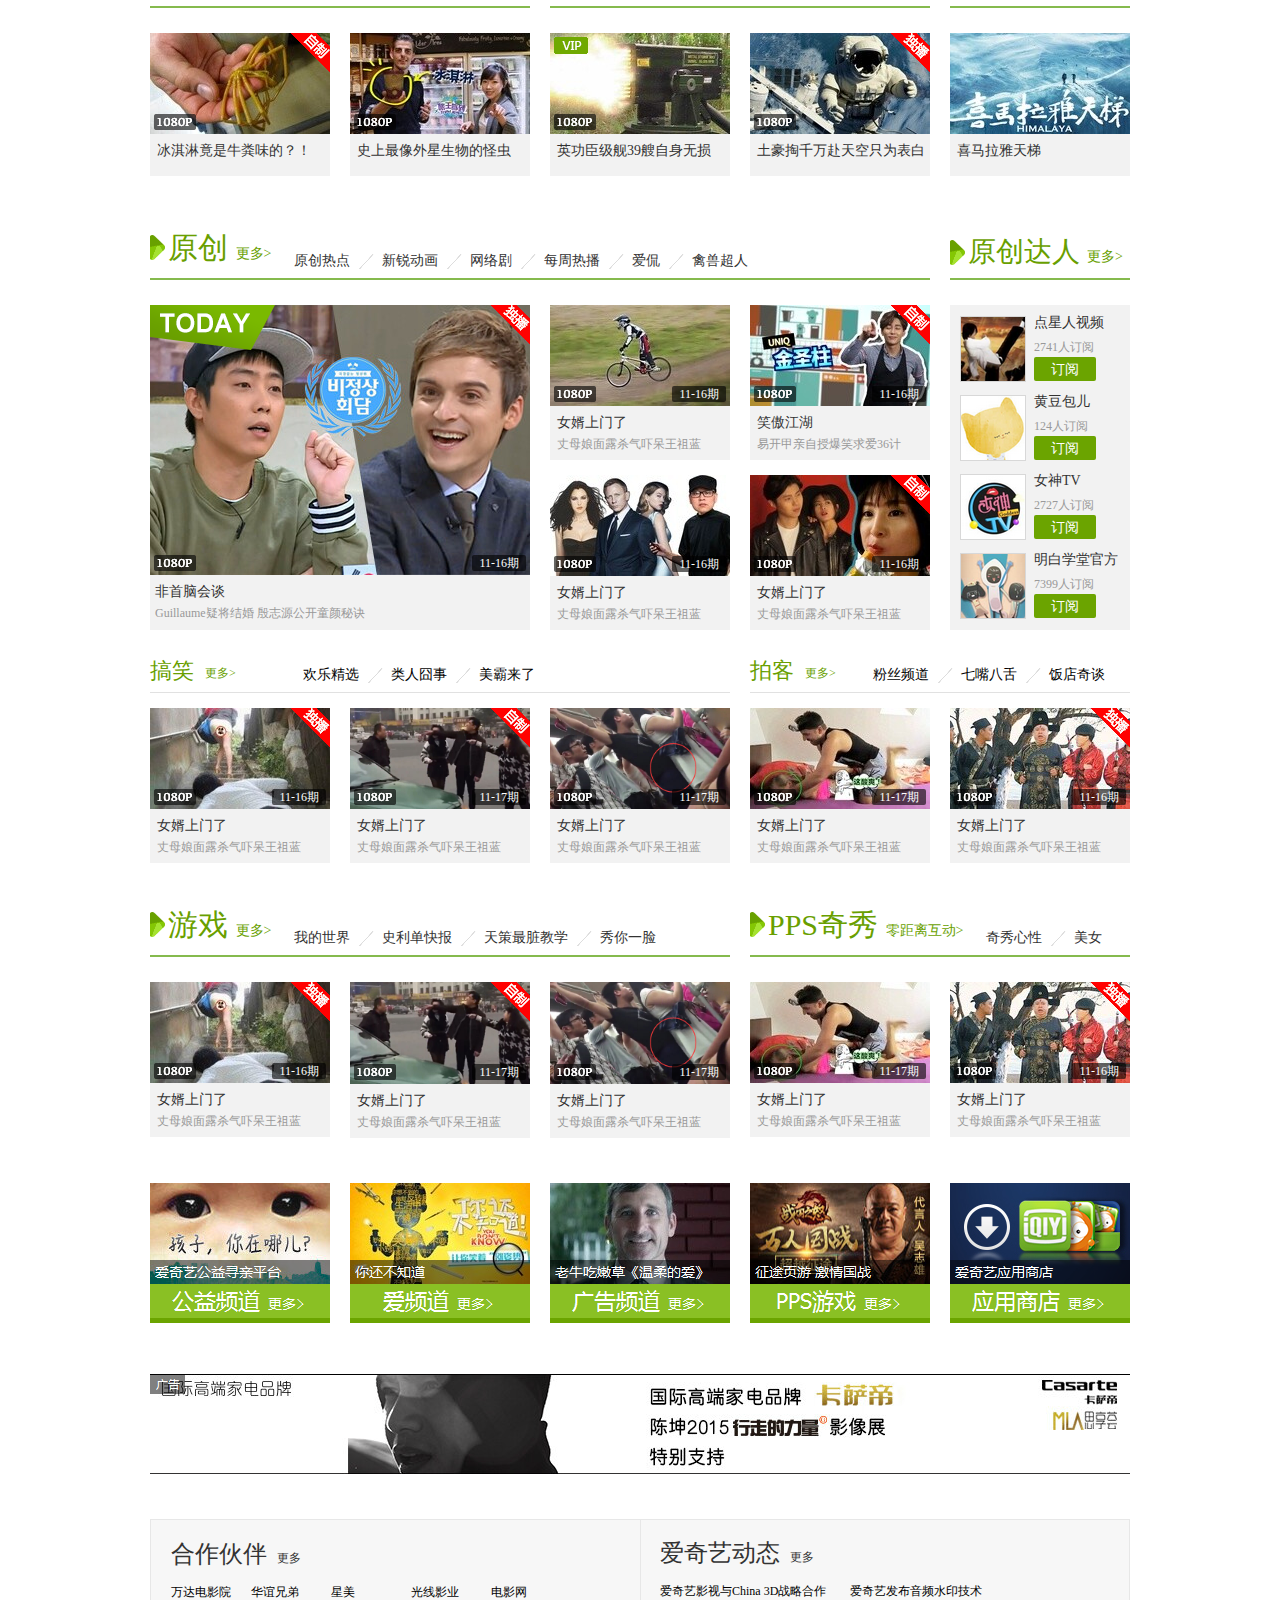
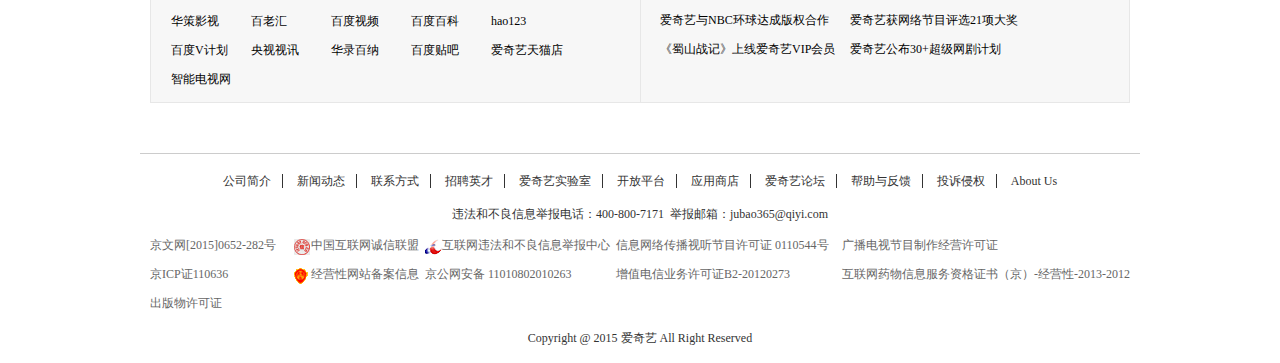
<file: html_work/爱奇艺/index.html>
<!DOCTYPE HTML PUBLIC "-//W3C//DTD HTML 4.01//EN" "http://www.w3.org/TR/html4/strict.dtd">
<html>
<head>
<meta http-equiv="Content-Type" content="text/html; charset=utf-8">
<title>无标题文档</title>
<link rel="stylesheet" href="css/style.css"/>
<link rel="stylesheet" href="css/common.css"/>
</head>

<body>
	<div class="wrap">
    <!--head-->
    	<div class="head">
        	<div class="loginbar_box clearfix">
            	<div class="search fl clearfix">
                	<input type="text" class="fl"/>
                    <a href="javascript:;" class="fl"></a>
                </div>
                <div class="loginbar fl">
                	<ul class="clearfix">
                    	<li><a href="javascript:;">登陆</a></li>
                        <li><a href="javascript:;">注册</a></li>
                        <li><a href="javascript:;">开通VIP</a></li>
                        <li class="clearfix">
                        	<span class="upload fl"></span>
                        	<a href="javascript:;" class="fl">上传</a>
                            <span class="icon fl"></span>
                            <span class="red_dot"></span>
                        </li>
                        <li>
                        	<a href="javascript:;">下载</a>
                            <span class="red_dot red_dot2"></span>
                        </li>
                        <li class="clearfix">
                        	<a href="javascript:;" class="fl">消息</a>
                            <span class="icon  fl"></span>
                        </li>
                        <li class="clearfix">
                        	<a href="javascript:;" class="fl">播放记录</a>
                            <span class="icon  fl"></span>
                        </li>
                    </ul>
                </div>
            </div>
            
            <div class="banner">
            	<ul class="banner_bg">
                	<li><a href="javascript:;"><img src="img/banner.jpg"/></a></li>
                    <li><a href="javascript:;"><img src="img/banner.jpg"/></a></li>
                </ul>
                <div class="submenu">
                    	<ul>
                        	<li><a href="javascript:;">北上广不相信眼泪：职场迷情</a></li>
                            <li><a href="javascript:;">鹿晗秒速抢答惊呆全场</a></li>
                            <li><a href="javascript:;">云中歌：陈晓杜淳心生嫌隙</a></li>
                            <li><a href="javascript:;">灵魂摆渡2：铁三角再续前缘</a></li>
                            <li><a href="javascript:;">时尚江湖：李小璐花式秀恩爱</a></li>
                            <li><a href="javascript:;">新济公活佛：李威变身哈蒙王子</a></li>
                            <li><a href="javascript:;">超模变身狂野电玩Queen</a></li>
                            <li><a href="javascript:;">BBC狗狗秘闻：最有爱宠物大片</a></li>
                            <li><a href="javascript:;">综艺大嘴巴：李易峰新综上线</a></li>
                            <li><a href="javascript:;">1117美图产品发布会</a></li>
                        </ul>
                </div>
            </div>
            
            <div class="nav">
            	<div class="nav_box">
                	<h1 class="logo fl"><a href="javacsript:;">logo</a></h1>
                    <div class="subnav fl">
                    	<ul class="list fl">
                        	<li>
                            	<a href="javascript:;">娱乐</a>
                            	<a href="javascript:;">体育</a>
                           		<a href="javascript:;">资讯</a>
                            </li>
                        </ul>
                        <ul class="list list1 fl">
                        	<li class="fl">
                            	<a href="javascript:;">电影</a>
                            	<a href="javascript:;">片花</a>
                           		<a href="javascript:;">微电影</a>
                            </li>
                        	<li class="fl">
                            	<a href="javascript:;">电视剧</a>
                            	<a href="javascript:;">综艺</a>
                           		<a href="javascript:;">脱口秀</a>
                            </li>
                        </ul>
                        <ul class="list fl">
                        	<li class="fl">
                            	<a href="javascript:;">动漫</a>
                            	<a href="javascript:;">少儿</a>
                           		<a href="javascript:;">游戏</a>
                            </li>
                        	<li class="fl">
                            	<a href="javascript:;">生活</a>
                            	<a href="javascript:;">母婴</a>
                           		<a href="javascript:;">健康</a>
                            </li>
                        </ul>
                        <ul class="list fl">
                        	<li class="fl">
                            	<a href="javascript:;">音乐</a>
                            	<a href="javascript:;">时尚</a>
                           		<a href="javascript:;">旅游</a>
                            </li>
                        	<li class="fl">
                            	<a href="javascript:;">搞笑</a>
                            	<a href="javascript:;">原创</a>
                           		<a href="javascript:;">拍客</a>
                            </li>
                        </ul>
                        <ul class="list list1 fl">
                        	<li class="fl list1_2">
                            	<a href="javascript:;">财经</a>
                            	<a href="javascript:;">科技</a>
                           		<a href="javascript:;">汽车</a>
                            </li>
                        	<li class="fl">
                            	<a href="javascript:;">军事</a>
                            	<a href="javascript:;">教育</a>
                           		<a href="javascript:;">纪录片</a>
                            </li>
                        </ul>
                        <ul class="list list2 fl">
                        	<li class="fl">
                            	<a href="javascript:;">风云榜</a>
                            	<a href="javascript:;">全网影视</a>
                           		<a href="javascript:;">爱奇艺搜索</a>
                            </li>
                        	<li class="fl">
                            	<a href="javascript:;">公益</a>
                            	<a href="javascript:;">直播中心</a>
                           		<a href="javascript:;">爱奇艺出品</a>
                            </li>
                        </ul>
                        <ul class="list list2 fl cbg">
                        	<li class="fl">
                            	<a href="javascript:;">PPS游戏</a>
                            	<a href="javascript:;">应用商店</a>
                           		<a href="javascript:;" class="top_dot">爱奇艺商城<span class="red_dot red_dot1"></span></a>
                            </li>
                        	<li class="fl list2_2">
                            	<a href="javascript:;">PPS齐秀</a>
                            	<a href="javascript:;"><span>VIP</span>会员</a>
                           		<a href="javascript:;" class="top_dot">个人中心<span class="red_dot red_dot2"></span></a>
                            </li>
                        </ul>
                    </div>
                </div>
            </div>
        </div>
    <!--end head-->




    
    <!--content-->
    	<div class="content">
        	<div class="today_focus clearfix">
            	<div class="left fl">
                	<div class="focu_left fl">
                    	<div class="title_left clearfix">
                            <h3 class="fl">
                            	<a href="javascript:;">今日焦点</a>
                                <a href="javascript:;" class="more">更多></a>
                            </h3>  
                            <a href="javascript:;" class="btn fr"><i></i>独播</a>                          
                        </div>
                        
                        <div class="news_list">
                        	<dl>
                            	<dt><a href="javascript:;">俄方确认恐怖袭击致A321客机坠毁</a></dt>
                               	<dd>
                                	<i class="icon"></i>
                                    <a href="javascript:;">巴黎恐怖主脑为比利时人 IS威胁将袭击华盛顿</a>
                                </dd>
                                <dd>
                                	<i class="icon"></i>
                                    <a href="javascript:;">四川宜宾首富被绑架勒索1亿 遭绑匪胁迫杀人</a>
                                </dd>
                                <dd>
                                	<i class="icon"></i>
                                    <a href="javascript:;">延时摄影拍摄拍北京三元桥大修 </a>
                                    <a href="javascript:;">人社局长儿子吃空饷</a>
                                </dd>
                                <dd>
                                	<i class="icon"></i>
                                    <a href="javascript:;">两女子地铁车厢吃卤味 大叔提醒反被骂关你屁事</a>
                                </dd>
                                <dd>
                                	<i class="icon"></i>
                                    <a href="javascript:;">女儿心酸作文：爸爸只爱手机 </a>
                                    <a href="javascript:;">万元现金被老鼠咬碎</a>
                                </dd>
                                <dd>
                                	<i class="icon"></i>
                                    <a href="javascript:;">实拍宝马漂移撞山变废铁 </a>
                                    <a href="javascript:;">男子行窃太累教室睡着</a>
                                </dd>
                            </dl>
                        </div>
                        
                        <div class="image_list clearfix">
                        	<div class="img_box fl">
                            	<a href="javascript:;" class="img"><img src="img/luo.jpg" alt="作死男裸身跳进了仙人掌"/></a>
                                <a class="title">作死男裸身跳进了仙人掌</a>
                            </div>
                            <div class="img_box fr">
                            	<a href="javascript:;" class="img"><img src="img/xiyou.gif" alt="女孩将煤球放井盖洗油被炸"/></a>
                                <a class="title">女孩将煤球放井盖洗油被炸</a>
                            </div>
                        </div>
                    </div>
                    
                    <div class="focu_right fl">
                    	<div class="img">
                        	<a href="javascript:;" class="img"><img src="img/biaojie.jpg"/></a>
                            <div class="bg"></div>
                            <a href="javascript:;" class="play"></a>
                            <a href="javascript:;" class="tit1">表姐来华被指耍大牌</a>
                            <a href="javascript:;" class="tit2">女星过激MV害父亲被骂</a>
                        </div>
                        <div class="news_list">
                        	<dl>
                                <dd>
                                	<i class="icon"></i>
                                    <a href="javascript:;">七分七秒：95后网红女主播年赚百万 谈直播“尺度”</a>
                                </dd>
                                <dd>
                                	<i class="icon"></i>
                                    <a href="javascript:;">《跑男3》谢娜被玩“哭” </a>
                                    <a href="javascript:;">《云中歌》网播破60亿</a>
                                </dd>
                                <dd>
                                	<i class="icon"></i>
                                    <a href="javascript:;">曝吴佩慈香港刨妇产二胎男婴 </a>
                                    <a href="javascript:;">赵忠祥揭春晚一审</a>
                                </dd>
                                <dd>
                                	<i class="icon"></i>
                                    <a href="javascript:;">罗志祥《致命伤》MV </a>
                                    <a href="javascript:;">饥饿游戏3（下）游戏对战</a>
                                </dd>
                                <dd class="cm">
                                	<i class="icon"></i>
                                    <a href="javascript:;">黄心猕猴桃0.99元全国包邮 </a>
                                    <a href="javascript:;">萌萌哒音箱28.8包邮</a>
                                </dd>
                            </dl>
                        </div>
                    </div>
                </div>
                
                <div class="right fl">
                    <div class="image_list clearfix">
                        	<div class="img_box fl">
                            	<a href="javascript:;" class="img"><img src="img/luhan.png" alt="鹿晗神答题被疑虚报年龄"/></a>
                                <a class="title">鹿晗神答题被疑虚报年龄</a>
                            </div>
                            <div class="img_box fr pm">
                            	<a href="javascript:;" class="img"><img src="img/jiangjinfu.jpg" alt="鬼马蒋劲夫变身傻白天被虐"/></a>
                                <a class="title">鬼马蒋劲夫变身傻白天被虐</a>
                            </div>
                            <div class="img_box fr">
                            	<a href="javascript:;" class="img"><img src="img/weimi.png" alt="维密天使教你练就魔鬼身材"/></a>
                                <a class="title">维密天使教你练就魔鬼身材</a>
                            </div>
                    </div>
                </div>
            </div>
            
            <div class="variety clearfix">
            	<div class="left fl">
                	<div class="title_right clearfix">
                            <h3 class="fl">
                            	<a href="javascript:;" class="title_play"></a>
                            	<a href="javascript:;">综艺</a>
                                <a href="javascript:;" class="more">更多></a>
                            </h3>  
                            <div class="sub_tit fl">
                            	<ul class="clearfix">
                                	<li class="fl clearbg"><a href="javacsript:;">爱上超模第2季</a></li>
                                    <li class="fl"><a href="javacsript:;">晓松奇谈</a></li>
                                    <li class="fl"><a href="javacsript:;">王牌对王牌</a></li>
                                    <li class="fl"><a href="javacsript:;">流行之王</a></li>
                                </ul>
                            </div>
                            <div class="advertisement fr clearfix">
                            	<a href="javascript:;" class="fl"><img src="img/erke.png" alt="erke"/></a>
                                <a href="javascript:;" class="fl"><img src="img/chiaus.png" alt="erke"/></a>
                            </div>            
                    </div>
					<div class="cont clearfix">
                    	<div class="cont_left fl">
                        	<div class="img_big">
                            	<div class="img_top">
                            		<a href="javascript:;"><img src="img/shounao.jpg" alt="..."/></a>
                                    <span class="today"></span>
                                    <span class="broadcast"></span>
                                    <span class="p1080"></span>
                                    <span class="bg1"></span>
                                    <span class="time1">11-16期</span>
                                </div>
                                <div class="img_bottom">
                                	<a href="javascript:;" class="a1">非首脑会谈</a>
                                    <a href="javascript:;">Guillaume疑将结婚 殷志源公开童颜秘诀</a>
                                </div>
                            </div>
                        </div>
                        
                        <div class="cont_right fl">
                        	<div class="img_small fl">
                            	<div class="img_top">
                            		<a href="javascript:;"><img src="img/nvxu.png" alt="..."/></a>
                                    <span class="p1080"></span>
                                    <span class="bg1"></span>
                                    <span class="time1">11-16期</span>
                                </div>
                                <div class="img_bottom">
                                	<a href="javascript:;" class="a1">女婿上门了</a>
                                    <p href="javascript:;">丈母娘面露杀气吓呆王祖蓝</p>
                                </div>
                            </div>
                            <div class="img_small fl crm">
                            	<div class="img_top">
                            		<a href="javascript:;"><img src="img/nvxu.png" alt="..."/></a>
                                    <span class="p1080"></span>
                                    <span class="bg1"></span>
                                    <span class="time1">11-16期</span>
                                    <span class="diy"></span>
                                </div>
                                <div class="img_bottom">
                                	<a href="javascript:;" class="a1">女婿上门了</a>
                                    <p href="javascript:;">丈母娘面露杀气吓呆王祖蓝</p>
                                </div>
                            </div>
                            <div class="img_small fl cbm">
                            	<div class="img_top">
                            		<a href="javascript:;"><img src="img/nvxu.png" alt="..."/></a>
                                    <span class="p1080"></span>
                                    <span class="bg1"></span>
                                    <span class="time1">11-16期</span>
                                </div>
                                <div class="img_bottom">
                                	<a href="javascript:;" class="a1">女婿上门了</a>
                                    <p href="javascript:;">丈母娘面露杀气吓呆王祖蓝</p>
                                </div>
                            </div>
                            <div class="img_small fl crm cbm">
                            	<div class="img_top">
                            		<a href="javascript:;"><img src="img/nvxu.png" alt="..."/></a>
                                    <span class="p1080"></span>
                                    <span class="bg1"></span>
                                    <span class="time1">11-16期</span>
                                    <span class="diy"></span>
                                </div>
                                <div class="img_bottom">
                                	<a href="javascript:;" class="a1">女婿上门了</a>
                                    <p href="javascript:;">丈母娘面露杀气吓呆王祖蓝</p>
                                </div>
                            </div>
                        </div>
                    </div>
                </div>
                
                <div class="right fl">
                	<div class="title_right clearfix">
                            <h3 class="fl">
                            	<a href="javascript:;" class="title_play"></a>
                            	<a href="javascript:;">精彩推荐</a>
                                <a href="javascript:;" class="more">更多></a>
                            </h3>  
                    </div>
                    
                    <div class="top">
                    	<a href="javascript:;"><img src="img/tfboy.png" alt="tfboy"/></a>
                        <a href="javascript:;" class="a1">喏！TFBOYS誓称共进退</a>
                    </div>
                    
                    <ul class="list">
                    	<li>
                        	<i></i>
                            <a href="javascript:;">Jackson王嘉尔宿舍公开</a>
                        </li>
                        <li>
                        	<i></i>
                            <a href="javascript:;">Jackson王嘉尔宿舍公开</a>
                        </li>
                        <li>
                        	<i></i>
                            <a href="javascript:;">Jackson王嘉尔宿舍公开</a>
                        </li>
                        <li>
                        	<i></i>
                            <a href="javascript:;">Jackson王嘉尔宿舍公开</a>
                        </li>
                        <li>
                        	<i></i>
                            <a href="javascript:;">Jackson王嘉尔宿舍公开</a>
                        </li>
                    </ul>
                </div>
            </div>
            
            <div class="running_man">
            	<div class="title3">
                	<h3>奔跑吧兄弟第三季</h3>
                    <span></span>
                    <a href="javascript:;" class="more">进入专题></a>
                </div>
                
                <div class="cont clearfix">
                	<div class="img1 fl">
                        <div class="img_small fl">
                            <div class="img_top">
                                <a href="javascript:;"><img src="img/baby.jpg" alt="..."/></a>
                                <span class="broadcast"></span>
                                <span class="p1080"></span>
                                <span class="bg1"></span>
                                <span class="time1">11-16期</span>
                            </div>
                            <div class="img_bottom">
                            	<a href="javascript:;" class="btn">正片回顾</a>
                                <a href="javascript:;" class="a1">Baby人生高音首秀卖力演出破音</a>
                            </div>
                        </div>
                    </div>
                    <div class="img1 fl">
                        <div class="img_small fl">
                            <div class="img_top">
                                <a href="javascript:;"><img src="img/baby.jpg" alt="..."/></a>
                                <span class="p1080"></span>
                                <span class="bg1"></span>
                                <span class="time1">11-16期</span>
                            </div>
                            <div class="img_bottom">
                            	<a href="javascript:;" class="btn">正片回顾</a>
                                <a href="javascript:;" class="a1">Baby人生高音首秀卖力演出破音</a>
                            </div>
                        </div>
                    </div>
                    <div class="img1 fl">
                        <div class="img_small fl">
                            <div class="img_top">
                                <a href="javascript:;"><img src="img/baby.jpg" alt="..."/></a>
                                <span class="broadcast"></span>
                                <span class="p1080"></span>
                                <span class="bg1"></span>
                                <span class="time1">11-16期</span>
                            </div>
                            <div class="img_bottom">
                            	<a href="javascript:;" class="btn">正片回顾</a>
                                <a href="javascript:;" class="a1">Baby人生高音首秀卖力演出破音</a>
                            </div>
                        </div>
                    </div>
                    <div class="img1 fl">
                        <div class="img_small fl">
                            <div class="img_top">
                                <a href="javascript:;"><img src="img/baby.jpg" alt="..."/></a>
                                <span class="broadcast"></span>
                                <span class="p1080"></span>
                                <span class="bg1"></span>
                                <span class="time1">11-16期</span>
                            </div>
                            <div class="img_bottom">
                            	<a href="javascript:;" class="btn">正片回顾</a>
                                <a href="javascript:;" class="a1">Baby人生高音首秀卖力演出破音</a>
                            </div>
                        </div>
                    </div>
                    <div class="img1 cm fl">
                        <div class="img_small fl">
                            <div class="img_top">
                                <a href="javascript:;"><img src="img/baby.jpg" alt="..."/></a>
                                <span class="p1080"></span>
                                <span class="bg1"></span>
                                <span class="time1">11-16期</span>
                            </div>
                            <div class="img_bottom">
                            	<a href="javascript:;" class="btn">正片回顾</a>
                                <a href="javascript:;" class="a1">Baby人生高音首秀卖力演出破音</a>
                            </div>
                        </div>
                    </div>
                </div>
            </div>
            
            <div class="talk_show clearfix">
               <div class="title_right clearfix">
                    <h3 class="fl">
                            <a href="javascript:;">脱口秀</a>
                            <a href="javascript:;" class="more">更多></a>   
                    </h3>  
                </div>
				<div class="cont clearfix">
                     <div class="img_small fl">
                          <div class="img_top">
                            	<a href="javascript:;"><img src="img/kangxi.jpg" alt="..."/></a>
                                <span class="p1080"></span>
                                <span class="broadcast"></span>
                                <span class="bg1"></span>
                                <span class="time1">11-16期</span>
                          </div>
                          <div class="img_bottom">
                              <a href="javascript:;" class="a1">康熙来了</a>
                              <p href="javascript:;">谢依霖被赞好身材小S惊叹</p>
                         </div>
                     </div>
                     <div class="img_small fl">
                          <div class="img_top">
                            	<a href="javascript:;"><img src="img/kangxi.jpg" alt="..."/></a>
                                <span class="p1080"></span>
                                <span class="diy"></span>
                                <span class="bg1"></span>
                                <span class="time1">11-16期</span>
                          </div>
                          <div class="img_bottom">
                              <a href="javascript:;" class="a1">康熙来了</a>
                              <p href="javascript:;">谢依霖被赞好身材小S惊叹</p>
                         </div>
                     </div>
                     <div class="img_small fl">
                          <div class="img_top">
                            	<a href="javascript:;"><img src="img/kangxi.jpg" alt="..."/></a>
                                <span class="p1080"></span>
                                <span class="bg1"></span>
                                <span class="time1">11-16期</span>
                          </div>
                          <div class="img_bottom">
                              <a href="javascript:;" class="a1">康熙来了</a>
                              <p href="javascript:;">谢依霖被赞好身材小S惊叹</p>
                         </div>
                     </div>
                     <div class="img_small fl">
                          <div class="img_top">
                            	<a href="javascript:;"><img src="img/kangxi.jpg" alt="..."/></a>
                                <span class="p1080"></span>
                                <span class="bg1"></span>
                                <span class="time1">11-16期</span>
                          </div>
                          <div class="img_bottom">
                              <a href="javascript:;" class="a1">康熙来了</a>
                              <p href="javascript:;">谢依霖被赞好身材小S惊叹</p>
                         </div>
                     </div>
                     <div class="img_small fl crm">
                          <div class="img_top">
                            	<a href="javascript:;"><img src="img/kangxi.jpg" alt="..."/></a>
                                <span class="p1080"></span>
                                <span class="broadcast"></span>
                                <span class="bg1"></span>
                                <span class="time1">11-16期</span>
                          </div>
                          <div class="img_bottom">
                              <a href="javascript:;" class="a1">康熙来了</a>
                              <p href="javascript:;">谢依霖被赞好身材小S惊叹</p>
                         </div>
                     </div>
                </div>
                <div class="guanggao">
                	<a href="javascript:;"><img src="img/heng.png" alt="aiqiyi"/></a>
                </div>
            </div>

            <div class="entertainment clearfix">
                <div class="title_right clearfix">
                     <h3 class="fl">
                         <a href="javascript:;" class="title_play"></a>
                            	<a href="javascript:;">娱乐</a>
                                <a href="javascript:;" class="more">更多></a>
                     </h3>  
                     <div class="sub_tit fl">
                         <ul class="clearfix">
                                	<li class="fl clearbg"><a href="javacsript:;">王牌对王牌</a></li>
                                    <li class="fl"><a href="javacsript:;">爱奇艺早班机</a></li>
                                    <li class="fl"><a href="javacsript:;">超能大星探</a></li>
                                    <li class="fl"><a href="javacsript:;">帕帕帮</a></li>
                                    <li class="fl"><a href="javacsript:;">泡菜帮</a></li>
                                    <li class="fl"><a href="javacsript:;">娱乐猛回头</a></li>
                         </ul>
                     </div>
                     <div class="advertisement fr clearfix">
                         <a href="javascript:;" class="fl"><img src="img/video-safe-black.png" alt="lie"/></a>
                     </div>            
                </div>
				<div class="cont clearfix">
                     <div class="img_big fl">
                            	<div class="img_top">
                            		<a href="javascript:;"><img src="img/papabang.png" alt="..."/></a>
                                    <span class="today"></span>
                                    <span class="broadcast"></span>
                                    <span class="p1080"></span>
                                    <span class="bg1"></span>
                                    <span class="time1">11-16期</span>
                                </div>
                                <div class="img_bottom">
                                	<a href="javascript:;" class="a1">帕帕帮</a>
                                    <a href="javascript:;">表姐邦德扎堆来华，比伯OneD销量大战，英伦二美沉迷光头造型，</a>
                                </div>
                     </div>
                     <div class="img_small fl">
                          <div class="img_top">
                            		<a href="javascript:;"><img src="img/fanbingbing.png" alt="..."/></a>
                                    <span class="p1080"></span>
                                    <span class="bg1"></span>
                                    <span class="time1">11-16期</span>
                          </div>
                          <div class="img_bottom">
                                	<a href="javascript:;" class="a1">范冰冰撇李晨独自现身聚会会友 谈笑风生</a>
                          </div>
                      </div>
                     <div class="img_small fl">
                          <div class="img_top">
                            		<a href="javascript:;"><img src="img/fanbingbing.png" alt="..."/></a>
                                    <span class="p1080"></span>
                                    <span class="diy"></span>
                                    <span class="bg1"></span>
                                    <span class="time1">11-16期</span>
                          </div>
                          <div class="img_bottom">
                                	<a href="javascript:;" class="a1">范冰冰撇李晨独自现身聚会会友 谈笑风生</a>
                          </div>
                      </div>
                     <div class="img_small fl crm">
                          <div class="img_top">
                            		<a href="javascript:;"><img src="img/fanbingbing.png" alt="..."/></a>
                                    <span class="special_topic">专题</span>
                                    <span class="p1080"></span>
                                    <span class="bg1"></span>
                                    <span class="time1">11-16期</span>
                          </div>
                          <div class="img_bottom">
                                	<a href="javascript:;" class="a1">范冰冰撇李晨独自现身聚会会友 谈笑风生</a>
                          </div>
                      </div>
                     <div class="img_small fl cbm">
                          <div class="img_top">
                            		<a href="javascript:;"><img src="img/fanbingbing.png" alt="..."/></a>
                                    <span class="diy"></span>
                                    <span class="p1080"></span>
                                    <span class="bg1"></span>
                                    <span class="time1">11-16期</span>
                          </div>
                          <div class="img_bottom">
                                	<a href="javascript:;" class="a1">范冰冰撇李晨独自现身聚会会友 谈笑风生</a>
                          </div>
                      </div>
                     <div class="img_small fl cbm">
                          <div class="img_top">
                            		<a href="javascript:;"><img src="img/fanbingbing.png" alt="..."/></a>
                                    <span class="p1080"></span>
                                    <span class="bg1"></span>
                                    <span class="time1">11-16期</span>
                          </div>
                          <div class="img_bottom">
                                	<a href="javascript:;" class="a1">范冰冰撇李晨独自现身聚会会友 谈笑风生</a>
                          </div>
                      </div>
                     <div class="img_small fl crm cbm">
                          <div class="img_top">
                            		<a href="javascript:;"><img src="img/fanbingbing.png" alt="..."/></a>
                                    <span class="special_topic">专题</span>
                                    <span class="p1080"></span>
                                    <span class="bg1"></span>
                                    <span class="time1">11-16期</span>
                          </div>
                          <div class="img_bottom">
                                	<a href="javascript:;" class="a1">范冰冰撇李晨独自现身聚会会友 谈笑风生</a>
                          </div>
                      </div>
                </div>
            </div>

            <div class="guass_favorite clearfix">
                	<div class="title_right clearfix">
                            <h3 class="fl">
                            	<a href="javascript:;" class="title_play"></a>
                            	<a href="javascript:;">猜你喜欢</a>
                                <a href="javascript:;" class="more">更多></a>
                            </h3>  
                            <div class="sub_tit fl">
                            	<ul class="clearfix">
                                	<li class="fl clearbg"><a href="javacsript:;">我的播放记录</a></li>
                                    <li class="fl"><a href="javacsript:;">我的收藏</a></li>
                                    <li class="fl"><a href="javacsript:;">我的上传</a></li>
                                </ul>
                            </div>
                    </div>
					<div class="cont clearfix">
                        <div class="img_small fl">
                            	<div class="img_top">
                            		<a href="javascript:;"><img src="img/nvxu.png" alt="..."/></a>
                                    <span class="vip"></span>
                                    <span class="broadcast"></span>
                                    <span class="p1080"></span>
                                    <span class="bg1"></span>
                                    <span class="time1">10集全</span>
                                </div>
                                <div class="img_bottom">
                                	<a href="javascript:;" class="a1">反恐特战队</a>
                                    <p href="javascript:;">和平年代的神鹰战队</p>
                                </div>
                        </div>
                        <div class="img_small fl">
                            	<div class="img_top">
                            		<a href="javascript:;"><img src="img/nvxu.png" alt="..."/></a>
                                    <span class="p1080"></span>
                                    <span class="bg1"></span>
                                    <span class="time1">10集全</span>
                                </div>
                                <div class="img_bottom">
                                	<a href="javascript:;" class="a1">反恐特战队</a>
                                    <p href="javascript:;">和平年代的神鹰战队</p>
                                </div>
                        </div>
                        <div class="img_small fl">
                            	<div class="img_top">
                            		<a href="javascript:;"><img src="img/nvxu.png" alt="..."/></a>
                                    <span class="p1080"></span>
                                    <span class="bg1"></span>
                                    <span class="time1">10集全</span>
                                </div>
                                <div class="img_bottom">
                                	<a href="javascript:;" class="a1">反恐特战队</a>
                                    <p href="javascript:;">和平年代的神鹰战队</p>
                                </div>
                        </div>
                        <div class="img_small fl">
                            	<div class="img_top">
                            		<a href="javascript:;"><img src="img/nvxu.png" alt="..."/></a>
                                    <span class="p1080"></span>
                                    <span class="bg1"></span>
                                    <span class="time1">10集全</span>
                                </div>
                                <div class="img_bottom">
                                	<a href="javascript:;" class="a1">反恐特战队</a>
                                    <p href="javascript:;">和平年代的神鹰战队</p>
                                </div>
                        </div>
                        <div class="img_small fl crm">
                            	<div class="img_top">
                            		<a href="javascript:;"><img src="img/nvxu.png" alt="..."/></a>
                                    <span class="p1080"></span>
                                    <span class="bg1"></span>
                                    <span class="time1">10集全</span>
                                </div>
                                <div class="img_bottom">
                                	<a href="javascript:;" class="a1">反恐特战队</a>
                                    <p href="javascript:;">和平年代的神鹰战队</p>
                                </div>
                        </div>
                        <div class="img_small fl cbm">
                            	<div class="img_top">
                            		<a href="javascript:;"><img src="img/nvxu.png" alt="..."/></a>
                                    <span class="broadcast"></span>
                                    <span class="p1080"></span>
                                    <span class="bg1"></span>
                                    <span class="time1">10集全</span>
                                </div>
                                <div class="img_bottom">
                                	<a href="javascript:;" class="a1">反恐特战队</a>
                                    <p href="javascript:;">和平年代的神鹰战队</p>
                                </div>
                        </div>
                        <div class="img_small fl cbm">
                            	<div class="img_top">
                            		<a href="javascript:;"><img src="img/nvxu.png" alt="..."/></a>
                                    <span class="broadcast"></span>
                                    <span class="p1080"></span>
                                    <span class="bg1"></span>
                                    <span class="time1">10集全</span>
                                </div>
                                <div class="img_bottom">
                                	<a href="javascript:;" class="a1">反恐特战队</a>
                                    <p href="javascript:;">和平年代的神鹰战队</p>
                                </div>
                        </div>
                        <div class="img_small fl cbm">
                            	<div class="img_top">
                            		<a href="javascript:;"><img src="img/nvxu.png" alt="..."/></a>
                                    <span class="free"></span>
                                    <span class="p1080"></span>
                                    <span class="bg1"></span>
                                    <span class="time1">10集全</span>
                                </div>
                                <div class="img_bottom">
                                	<a href="javascript:;" class="a1">反恐特战队</a>
                                    <p href="javascript:;">和平年代的神鹰战队</p>
                                </div>
                        </div>
                        <div class="img_small fl cbm">
                            	<div class="img_top">
                            		<a href="javascript:;"><img src="img/nvxu.png" alt="..."/></a>
                                    <span class="p1080"></span>
                                    <span class="bg1"></span>
                                    <span class="time1">10集全</span>
                                </div>
                                <div class="img_bottom">
                                	<a href="javascript:;" class="a1">反恐特战队</a>
                                    <p href="javascript:;">和平年代的神鹰战队</p>
                                </div>
                        </div>
                        <div class="img_small fl crm cbm">
                        	<a href="#" class="last">
                            	进入个人中心>
                            </a>
                        </div>
                    </div>
            </div>
            
            <div class="promotional_advertising">
            	<span class="tit_ad">推广广告</span>
                <a href="javascript:;" class="prev"></a>
                <a href="javascript:;" class="next"></a>
                <div class="img_box clearfix">
                    <div class="fl img">
                        <a href="#"><img src="img/zhichuang.jpg"/></a>
                        <a href="#"><img src="img/xiangpiaopiao.png"/></a>
                    </div>
                    <div class="fl img">
                        <a href="#"><img src="img/changan.png"/></a>
                        <a href="#"><img src="img/changan1.png"/></a>
                    </div>
                    <div class="fl img">
                        <a href="#"><img src="img/skl.jpg"/></a>
                        <a href="#"><img src="img/skl1.jpg"/></a>
                    </div>
                    <div class="fl img">
                        <a href="#"><img src="img/zhuyan.jpg"/></a>
                        <a href="#"><img src="img/zhuyan1.jpg"/></a>
                    </div>
                    <div class="fl img cm">
                        <a href="#"><img src="img/youyang.jpg"/></a>
                        <a href="#"><img src="img/bsb.jpg"/></a>
                    </div>
                </div>
            </div>
            
            <div class="movie clearfix">
            	<div class="left fl">
                	<div class="title_right clearfix">
                            <h3 class="fl">
                            	<a href="javascript:;" class="title_play"></a>
                            	<a href="javascript:;">电影</a>
                                <a href="javascript:;" class="more">更多></a>
                            </h3>  
                            <div class="sub_tit fl">
                            	<ul class="clearfix">
                                	<li class="fl clearbg"><a href="javacsript:;">爱奇艺爱电影</a></li>
                                    <li class="fl"><a href="javacsript:;">网络大电影</a></li>
                                    <li class="fl"><a href="javacsript:;">VIP会员</a></li>
                                    <li class="fl"><a href="javacsript:;">爱大片：单身人士N种自嗨指南</a></li>
                                </ul>
                            </div>
                    </div>
					<div class="cont clearfix">
                        	<div class="img_small fl">
                            	<div class="img_top">
                            		<a href="javascript:;"><img src="img/tianyan.jpg" alt="..."/></a>
                                    <span class="p1080"></span>
                                </div>
                                <div class="img_bottom">
                                	<a href="javascript:;" class="a1">天眼传奇</a>
                                    <p href="javascript:;">少年天眼的奇幻漂流</p>
                                </div>
                            </div>
                            <div class="img_small fl">
                            	<div class="img_top">
                            		<a href="javascript:;"><img src="img/zheli.jpg" alt="..."/></a>
                                    <span class="diy"></span>
                                    <span class="p1080"></span>
                                </div>
                                <div class="img_bottom">
                                	<a href="javascript:;" class="a1">这里黎明静悄悄</a>
                                    <p href="javascript:;">战火纷飞里女生</p>
                                </div>
                            </div>
                            <div class="img_small fl">
                            	<div class="img_top">
                            		<a href="javascript:;"><img src="img/doudizhu.jpg" alt="..."/></a>
                                    <span class="p1080"></span>
                                </div>
                                <div class="img_bottom">
                                	<a href="javascript:;" class="a1">斗地主</a>
                                    <p href="javascript:;">买红妹潘长江爆笑斗法</p>
                                </div>
                            </div>
                            <div class="img_small fl crm">
                            	<div class="img_top">
                            		<a href="javascript:;"><img src="img/shanpao.jpg" alt="..."/></a>
                                    <span class="p1080"></span>
                                </div>
                                <div class="img_bottom">
                                	<a href="javascript:;" class="a1">山炮进城</a>
                                    <p href="javascript:;">赵家班首部网络大电影</p>
                                </div>
                            </div>
                            <div class="img_small fl cbm">
                            	<div class="img_top">
                            		<a href="javascript:;"><img src="img/qiyueban.jpg" alt="..."/></a>
                                    <span class="p1080"></span>
                                    <span class="vip"></span>
                                    <span class="broadcast"></span>
                                </div>
                                <div class="img_bottom">
                                	<a href="javascript:;" class="a1">七月半之恐怖宿舍</a>
                                    <p href="javascript:;">学生放假跟鬼玩</p>
                                </div>
                            </div>
                            <div class="img_small fl cbm">
                            	<div class="img_top">
                            		<a href="javascript:;"><img src="img/qingjian.jpg" alt="..."/></a>
                                    <span class="p1080"></span>
                                    <span class="vip"></span>
                                </div>
                                <div class="img_bottom">
                                	<a href="javascript:;" class="a1">情剑</a>
                                    <p href="javascript:;">谢霆锋阿娇聚首大荧幕</p>
                                </div>
                            </div>
                            <div class="img_small fl cbm">
                            	<div class="img_top">
                            		<a href="javascript:;"><img src="img/daoshi.jpg" alt="..."/></a>
                                    <span class="p1080"></span>
                                    <span class="vip"></span>
                                </div>
                                <div class="img_bottom">
                                	<a href="javascript:;" class="a1">道士下山</a>
                                    <p href="javascript:;">陈凯歌以武载道话奇观</p>
                                </div>
                            </div>
                            <div class="img_small fl crm cbm">
                            	<div class="img_top">
                            		<a href="javascript:;"><img src="img/duifeng.jpg" alt="..."/></a>
                                    <span class="p1080"></span>
                                    <span class="vip"></span>
                                </div>
                                <div class="img_bottom">
                                	<a href="javascript:;" class="a1">对风说爱你</a>
                                    <p href="javascript:;">等待是最长情的告白</p>
                                </div>
                            </div>
                    </div>
                </div>
                
                <div class="right fl">
                	<div class="title_right">
                          <h3>
                            	<a href="javascript:;" class="title_play"></a>
                            	<a href="javascript:;">电影榜</a>
                                <a href="javascript:;" class="more">更多></a>
                          </h3>  
                    </div>
                    
                    <ul class="list">
                    	<li>
                        	<i class="num green">1</i>
                            <a href="javascript:;">道士下山</a>
                            <i class="icon icon1"></i>
                        </li>
                        <li>
                        	<i class="num green">2</i>
                            <a href="javascript:;">山炮进城</a>
                            <i class="icon icon2"></i>
                        </li>
                        <li>
                        	<i class="num green">3</i>
                            <a href="javascript:;">斗地主</a>
                            <i class="icon icon3"></i>
                        </li>
                        <li>
                        	<i class="num">4</i>
                            <a href="javascript:;">坏姐姐之拆婚联盟</a>
                            <i class="icon icon1"></i>
                        </li>
                        <li>
                        	<i class="num">5</i>
                            <a href="javascript:;">情剑</a>
                            <i class="icon icon2"></i>
                        </li>
                        <li>
                        	<i class="num">6</i>
                            <a href="javascript:;">移动迷宫</a>
                            <i class="icon icon1"></i>
                        </li>
                        <li>
                        	<i class="num">7</i>
                            <a href="javascript:;">前任攻略</a>
                            <i class="icon icon3"></i>
                        </li>
                        <li>
                        	<i class="num">8</i>
                            <a href="javascript:;">熊出没之夺宝熊兵</a>
                            <i class="icon icon2"></i>
                        </li>
                        <li>
                        	<i class="num">9</i>
                            <a href="javascript:;">煎饼侠</a>
                            <i class="icon icon2"></i>
                        </li>
                    </ul>
                    <div class="cont">
                        <div class="img_small">
                            <div class="img_top">
                                <a href="javascript:;"><img src="img/shaonvshidai.jpg" alt="..."/></a>
                                <span class="p1080"></span>
                                <span class="vip"></span>
                            </div>
                        
	                        <div class="img_bottom">
                            	<a href="javascript:;" class="a1">我的少女时代</a>
                            	<p href="javascript:;">青春老梗虐哭少女心</p>
                            </div>
                        </div>
                    </div>
                </div>
            </div>
            
            <div class="s_movie_box clearfix">
            	<div class="s_movie fl">
                	<div class="title3 clearfix">
                        <h3 class="fl">微电影</h3>
                        <a href="javascript:;" class="more">更多></a>
                        <div class="sub_tit fl">
                         	<ul class="clearfix clearbg">
                                <li class="fl clearbg"><a href="javacsript:;">第二届深圳国际微电影节</a></li>
                                <li class="fl"><a href="javacsript:;">中国梦365个故事</a></li>
                            </ul>
                    	 </div>
                    </div>
                    <div class="cont clearfix">
                   		 <div class="img_small fl">
                         	 <div class="img_top">
                            	<a href="javascript:;"><img src="img/zhenzheng.jpg" alt="..."/></a>
                             </div>
                             <div class="img_bottom">
                                	<a href="javascript:;" class="a1">真正的伤疤是牵挂</a>
                             </div>
                    	</div>
                   		 <div class="img_small fl">
                         	 <div class="img_top">
                            	<a href="javascript:;"><img src="img/zheyang.jpg" alt="..."/></a>
                             </div>
                             <div class="img_bottom">
                                	<a href="javascript:;" class="a1">这样玩想整死谁？</a>
                             </div>
                    	</div>
                   		 <div class="img_small fl crm">
                         	 <div class="img_top">
                            	<a href="javascript:;"><img src="img/shiyue.jpg" alt="..."/></a>
                             </div>
                             <div class="img_bottom">
                                	<a href="javascript:;" class="a1">十月初五的月光：暗恋特辑</a>
                             </div>
                    	</div>
                    </div>
                </div>
                <div class="prevue fl">
                	<div class="title3 clearfix">
                        <h3 class="fl">片花</h3>
                        <a href="javascript:;" class="more">更多></a>
                        <div class="sub_tit fl">
                         	<ul class="clearfix clearbg">
                                <li class="fl clearbg"><a href="javacsript:;">007系列回顾</a></li>
                                <li class="fl"><a href="javacsript:;">11月院线观影指南</a></li>
                            </ul>
                    	 </div>
                    </div>
                    <div class="cont clearfix">
                   		 <div class="img_small fl">
                         	 <div class="img_top">
                            	<a href="javascript:;"><img src="img/wode.jpg" alt="..."/></a>
                             </div>
                             <div class="img_bottom">
                                	<a href="javascript:;" class="a1">真正的伤疤是牵挂</a>
                             </div>
                    	</div>
                   		 <div class="img_small fl crm">
                         	 <div class="img_top">
                            	<a href="javascript:;"><img src="img/halibote.jpg" alt="..."/></a>
                             </div>
                             <div class="img_bottom">
                                	<a href="javascript:;" class="a1">这样玩想整死谁？</a>
                             </div>
                    	</div>
                    </div>
                </div>
            </div>
            
            <div class="teleplay clearfix">
            	<div class="left fl">
                	<div class="title_right clearfix">
                            <h3 class="fl">
                            	<a href="javascript:;" class="title_play"></a>
                            	<a href="javascript:;">电视剧</a>
                                <a href="javascript:;" class="more">更多></a>
                            </h3>  
                            <div class="sub_tit fl">
                            	<ul class="clearfix">
                                	<li class="fl clearbg"><a href="javacsript:;">内地</a></li>
                                    <li class="fl"><a href="javacsript:;">韩剧</a></li>
                                    <li class="fl"><a href="javacsript:;">日剧</a></li>
                                    <li class="fl"><a href="javacsript:;">美剧</a></li>
                                    <li class="fl"><a href="javacsript:;">自制剧</a></li>
                                </ul>
                            </div>
                    </div>
					<div class="cont clearfix">
                        	<div class="img_small fl">
                            	<div class="img_top">
                            		<a href="javascript:;"><img src="img/jigong.jpg" alt="..."/></a>
                                    <span class="diy"></span>
                                    <span class="p1080"></span>
                                    <span class="bg1"></span>
                                    <span class="time1">80集全</span>
                                </div>
                                <div class="img_bottom">
                                	<a href="javascript:;" class="a1">新活佛济公</a>
                                </div>
                            </div>
                            <div class="img_small fl">
                            	<div class="img_top">
                            		<a href="javascript:;"><img src="img/bei.jpg" alt="..."/></a>
                                    <span class="p1080"></span>
                                    <span class="bg1"></span>
                                    <span class="time1">80集全</span>
                                </div>
                                <div class="img_bottom">
                                	<a href="javascript:;" class="a1">北上广不相信眼泪</a>
                                </div>
                            </div>
                            <div class="img_small fl">
                            	<div class="img_top">
                            		<a href="javascript:;"><img src="img/linghun.jpg" alt="..."/></a>
                                    <span class="p1080"></span>
                                    <span class="bg"></span>
                                    <span class="time1">80集全</span>
                                </div>
                                <div class="img_bottom">
                                	<a href="javascript:;" class="a1">灵魂摆渡2</a>
                                </div>
                            </div>
                            <div class="img_small fl crm">
                            	<div class="img_top">
                            		<a href="javascript:;"><img src="img/da.jpg" alt="..."/></a>
                                    <span class="p1080"></span>
                                    <span class="bg"></span>
                                    <span class="time1">80集全</span>
                                </div>
                                <div class="img_bottom">
                                	<a href="javascript:;" class="a1">大秧歌</a>
                                </div>
                            </div>
                            <div class="img_small fl cbm">
                            	<div class="img_top">
                            		<a href="javascript:;"><img src="img/jia.jpg" alt="..."/></a>
                                    <span class="broadcast"></span>
                                    <span class="p1080"></span>
                                    <span class="bg"></span>
                                    <span class="time1">80集全</span>
                                </div>
                                <div class="img_bottom">
                                	<a href="javascript:;" class="a1">家和万事兴</a>
                                </div>
                            </div>
                            <div class="img_small fl cbm">
                            	<div class="img_top">
                            		<a href="javascript:;"><img src="img/fankong.jpg" alt="..."/></a>
                                    <span class="p1080"></span>
                                    <span class="bg"></span>
                                    <span class="time1">80集全</span>
                                </div>
                                <div class="img_bottom">
                                	<a href="javascript:;" class="a1">反恐特战队</a>
                                </div>
                            </div>
                            <div class="img_small fl cbm">
                            	<div class="img_top">
                            		<a href="javascript:;"><img src="img/xingfu.jpg" alt="..."/></a>
                                    <span class="p1080"></span>
                                    <span class="bg"></span>
                                    <span class="time1">80集全</span>
                                </div>
                                <div class="img_bottom">
                                	<a href="javascript:;" class="a1">幸福归来</a>
                                </div>
                            </div>
                           <div class="img_small fl crm cbm">
                            	<div class="img_top">
                            		<a href="javascript:;"><img src="img/shushan.jpg" alt="..."/></a>
                                    <span class="diy"></span>
                                    <span class="p1080"></span>
                                    <span class="bg"></span>
                                    <span class="time1">80集全</span>
                                </div>
                                <div class="img_bottom">
                                	<a href="javascript:;" class="a1">蜀山战记第2季</a>
                                </div>
                            </div>
                    </div>
                </div>
                
                <div class="right fl">
                	<div class="title_right">
                          <h3>
                            	<a href="javascript:;" class="title_play"></a>
                            	<a href="javascript:;">电视剧榜</a>
                                <a href="javascript:;" class="more">更多></a>
                          </h3>  
                    </div>
                    
                    <ul class="list">
                    	<li>
                        	<i class="num green">1</i>
                            <a href="javascript:;">反恐特战队</a>
                            <i class="icon icon1"></i>
                        </li>
                        <li>
                        	<i class="num green">2</i>
                            <a href="javascript:;">大秧歌</a>
                            <i class="icon icon2"></i>
                        </li>
                        <li>
                        	<i class="num green">3</i>
                            <a href="javascript:;">大汉情缘之云中歌</a>
                            <i class="icon icon3"></i>
                        </li>
                        <li>
                        	<i class="num">4</i>
                            <a href="javascript:;">北上广不相信眼泪</a>
                            <i class="icon icon1"></i>
                        </li>
                        <li>
                        	<i class="num">5</i>
                            <a href="javascript:;">幸福归来</a>
                            <i class="icon icon2"></i>
                        </li>
                        <li>
                        	<i class="num">6</i>
                            <a href="javascript:;">琅琊榜</a>
                            <i class="icon icon1"></i>
                        </li>
                        <li>
                        	<i class="num">7</i>
                            <a href="javascript:;">灵魂摆渡2</a>
                            <i class="icon icon3"></i>
                        </li>
                        <li>
                        	<i class="num">8</i>
                            <a href="javascript:;">大好时光</a>
                            <i class="icon icon2"></i>
                        </li>
                    </ul>
                    <div class="cont">
                        <div class="img_small cbm">
                            <div class="img_top">
                                <a href="javascript:;"><img src="img/11.png" alt="..."/></a>
                                <span class="p1080"></span>
                                <span class="vip"></span>
                            </div>
                        
	                        <div class="img_bottom">
                            	<a href="javascript:;" class="a1">我的少女时代</a>
                            </div>
                        </div>
                    </div>
                </div>
            </div>
            
            <div class="promotional_advertising">
            	<span class="tit_ad">推广广告</span>
                <a href="javascript:;" class="prev"></a>
                <a href="javascript:;" class="next"></a>
                <div class="img_box clearfix">
                    <div class="fl img">
                        <a href="#"><img src="img/zhichuang.jpg"/></a>
                        <a href="#"><img src="img/xiangpiaopiao.png"/></a>
                    </div>
                    <div class="fl img">
                        <a href="#"><img src="img/changan.png"/></a>
                        <a href="#"><img src="img/changan1.png"/></a>
                    </div>
                    <div class="fl img">
                        <a href="#"><img src="img/skl.jpg"/></a>
                        <a href="#"><img src="img/skl1.jpg"/></a>
                    </div>
                    <div class="fl img">
                        <a href="#"><img src="img/zhuyan.jpg"/></a>
                        <a href="#"><img src="img/zhuyan1.jpg"/></a>
                    </div>
                    <div class="fl img cm">
                        <a href="#"><img src="img/youyang.jpg"/></a>
                        <a href="#"><img src="img/bsb.jpg"/></a>
                    </div>
                </div>
            </div>
            
            <div class="carton_box clearfix">
            	<div class="carton fl">
                	<div class="title_right clearfix">
                            <h3 class="fl">
                            	<a href="javascript:;" class="title_play"></a>
                            	<a href="javascript:;">电视剧</a>
                                <a href="javascript:;" class="more">更多></a>
                            </h3>  
                            <div class="sub_tit fl">
                            	<ul class="clearfix">
                                	<li class="fl clearbg"><a href="javacsript:;">真人特摄</a></li>
                                    <li class="fl"><a href="javacsript:;">动画电影</a></li>
                                </ul>
                            </div>
                    </div>
					<div class="cont clearfix">
                        	<div class="img_big fl cbm">
                            	<div class="img_top">
                            		<a href="javascript:;"><img src="img/haizewang.jpg" alt="..."/></a>
                                    <span class="today"></span>
                                    <span class="p1080"></span>
                                    <span class="broadcast"></span>
                                </div>
                                <div class="img_bottom">
                                	<a href="javascript:;" class="a1">海贼王</a>
                                </div>
                            </div>
                            <div class="img_small crm fl">
                            	<div class="img_top">
                            		<a href="javascript:;"><img src="img/lingyu.jpg" alt="..."/></a>
                                    <span class="p1080"></span>
                                </div>
                                <div class="img_bottom">
                                	<a href="javascript:;" class="a1">领域</a>
                                </div>
                            </div>
                           <div class="img_small fl crm cbm">
                            	<div class="img_top">
                            		<a href="javascript:;"><img src="img/jingling.jpg" alt="..."/></a>
                                    <span class="diy"></span>
                                    <span class="p1080"></span>
                                </div>
                                <div class="img_bottom">
                                	<a href="javascript:;" class="a1">精灵梦叶罗丽 第3部</a>
                                </div>
                            </div>
                    </div>
                </div>

                <div class="child fl">
                	<div class="title_right clearfix">
                            <h3 class="fl">
                            	<a href="javascript:;" class="title_play"></a>
                            	<a href="javascript:;">少儿</a>
                                <a href="javascript:;" class="more">更多></a>
                            </h3>  
                    </div>
					<div class="cont clearfix">
                            <div class="img_small crm fl">
                            	<div class="img_top">
                            		<a href="javascript:;"><img src="img/xiaohuaxian.jpg" alt="..."/></a>
                                    <span class="p1080"></span>
                                </div>
                                <div class="img_bottom">
                                	<a href="javascript:;" class="a1">小花仙 第2季</a>
                                </div>
                            </div>
                           <div class="img_small fl crm cbm">
                            	<div class="img_top">
                            		<a href="javascript:;"><img src="img/fenhongzhu.jpg" alt="..."/></a>
                                    <span class="p1080"></span>
                                </div>
                                <div class="img_bottom">
                                	<a href="javascript:;" class="a1">粉红猪小妹</a>
                                </div>
                            </div>
                    </div>
                </div>
                
                <div class="education fl">
                	<div class="title_right clearfix">
                            <h3 class="fl">
                            	<a href="javascript:;" class="title_play"></a>
                            	<a href="javascript:;">教育</a>
                                <a href="javascript:;" class="more">更多></a>
                            </h3>  
                    </div>
					<div class="cont clearfix">
                            <div class="img_small crm fl">
                            	<div class="img_top">
                            		<a href="javascript:;"><img src="img/xiaobanlong.jpg" alt="..."/></a>
                                </div>
                                <div class="img_bottom">
                                	<a href="javascript:;" class="a1">小伴龙儿歌全集</a>
                                </div>
                            </div>
                           <div class="img_small fl crm cbm">
                            	<div class="img_top">
                            		<a href="javascript:;"><img src="img/yingyu.jpg" alt="..."/></a>
                                </div>
                                <div class="img_bottom">
                                	<a href="javascript:;" class="a1">60秒学英语</a>
                                </div>
                            </div>
                    </div>
                </div>
            </div>
            
            <div class="physical_box clearfix">
            	<div class="physical fl">
                	<div class="title_right clearfix">
                            <h3 class="fl">
                            	<a href="javascript:;" class="title_play"></a>
                            	<a href="javascript:;">体育</a>
                                <a href="javascript:;" class="more">更多></a>
                            </h3>  
                            <div class="sub_tit fl">
                            	<ul class="clearfix">
                                	<li class="fl clearbg"><a href="javacsript:;">足球</a></li>
                                    <li class="fl"><a href="javacsript:;">篮球</a></li>
                                    <li class="fl"><a href="javacsript:;">美网</a></li>
                                    <li class="fl"><a href="javacsript:;">昆仑决</a></li>
                                </ul>
                            </div>
                    </div>
					<div class="cont clearfix">
                           <div class="img_small fl">
                            	<div class="img_top">
                            		<a href="javascript:;"><img src="img/peilan.jpg" alt="..."/></a>
                                    <span class="p1080"></span>
                                </div>
                                <div class="img_bottom">
                                	<a href="javascript:;" class="a1">佩兰：门柱和裁判改变结果</a>
                                </div>
                           </div>
                           <div class="img_small fl crm">
                            	<div class="img_top">
                            		<a href="javascript:;"><img src="img/7wan.jpg" alt="..."/></a>
                                    <span class="p1080"></span>
                                </div>
                                <div class="img_bottom">
                                	<a href="javascript:;" class="a1">7玩英国球迷齐唱马赛曲</a>
                                </div>
                           </div>
                           <div class="img_small fl cbm">
                            	<div class="img_top">
                            		<a href="javascript:;"><img src="img/deguo.jpg" alt="..."/></a>
                                    <span class="p1080"></span>
                                </div>
                                <div class="img_bottom">
                                	<a href="javascript:;" class="a1">德国因炸弹威胁取消比赛</a>
                                </div>
                           </div>
                           <div class="img_small fl crm cbm">
                            	<div class="img_top">
                            		<a href="javascript:;"><img src="img/zongjuesai.jpg" alt="..."/></a>
                                    <span class="p1080"></span>
                                </div>
                                <div class="img_bottom">
                                	<a href="javascript:;" class="a1">总决赛费德勒胜小德进4强</a>
                                </div>
                           </div>
                    </div>
                </div>

            	<div class="music fl">
                	<div class="title_right clearfix">
                            <h3 class="fl">
                            	<a href="javascript:;" class="title_play"></a>
                            	<a href="javascript:;">音乐</a>
                                <a href="javascript:;" class="more">更多></a>
                            </h3>  
                            <div class="sub_tit fl">
                            	<ul class="clearfix">
                                	<li class="fl clearbg"><a href="javacsript:;">爱奇艺音乐榜</a></li>
                                </ul>
                            </div>
                    </div>
					<div class="cont clearfix">
                        	<div class="img_small fl cbm">
                            	<div class="img_top img1">
                            		<a href="javascript:;"><img src="img/bap.jpg" alt="..."/></a>
                                    <span class="p1080"></span>
                                </div>
                                <div class="img_bottom">
                                	<a href="javascript:;" class="a1">B.A.P.Young,Wild&amp;Free</a>
                                </div>
                            </div>
                            <div class="img_small crm fl">
                            	<div class="img_top">
                            		<a href="javascript:;"><img src="img/justin.jpg" alt="..."/></a>
                                    <span class="p1080"></span>
                                </div>
                                <div class="img_bottom">
                                	<a href="javascript:;" class="a1">Justin Bieber PURP...</a>
                                </div>
                            </div>
                            <div class="img_small fl crm cbm">
                            	<div class="img_top">
                            		<a href="javascript:;"><img src="img/luozhixiang.jpg" alt="..."/></a>
                                    <span class="p1080"></span>
                                </div>
                                <div class="img_bottom">
                                	<a href="javascript:;" class="a1">罗志祥-致命伤 重伤精华版</a>
                                </div>
                            </div>
                    </div>
                </div>
                
                <div class="fashion fl">
                	<div class="title_right clearfix">
                            <h3 class="fl">
                            	<a href="javascript:;" class="title_play"></a>
                            	<a href="javascript:;">时尚</a>
                                <a href="javascript:;" class="more">更多></a>
                            </h3>  
                    </div>
					<div class="cont clearfix">
                            <div class="img_small crm fl">
                            	<div class="img_top img1">
                            		<a href="javascript:;"><img src="img/yangmi.jpg" alt="..."/></a>
                                </div>
                                <div class="img_bottom">
                                	<a href="javascript:;" class="a1">杨幂刘亦菲心机炫颜</a>
                                </div>
                            </div>
                    </div>
                </div>
            </div>
            
             <div class="mother_box clearfix">
            	<div class="mother fl">
                	<div class="title_right clearfix">
                            <h3 class="fl">
                            	<a href="javascript:;" class="title_play"></a>
                            	<a href="javascript:;">母婴</a>
                                <a href="javascript:;" class="more">更多></a>
                            </h3>  
                            <div class="sub_tit fl">
                            	<ul class="clearfix">
                                	<li class="fl clearbg"><a href="javacsript:;">孕期</a></li>
                                    <li class="fl"><a href="javacsript:;">分娩时刻</a></li>
                                    <li class="fl"><a href="javacsript:;">早教课堂</a></li>
                                </ul>
                            </div>
                    </div>
					<div class="cont clearfix">
                           <div class="img_small fl cbm">
                            	<div class="img_top">
                            		<a href="javascript:;"><img src="img/haizi.jpg" alt="..."/></a>
                                    <span class="p1080"></span>
                                </div>
                                <div class="img_bottom">
                                	<a href="javascript:;" class="a1">孩子的智商到底随谁呢</a>
                                </div>
                           </div>
                           <div class="img_small fl crm cbm">
                            	<div class="img_top">
                            		<a href="javascript:;"><img src="img/ruguo.jpg" alt="..."/></a>
                                    <span class="p1080"></span>
                                </div>
                                <div class="img_bottom">
                                	<a href="javascript:;" class="a1">如果遇见人贩子咋对付</a>
                                </div>
                           </div>
                    </div>
                </div>

            	<div class="life fl">
                	<div class="title_right clearfix">
                            <h3 class="fl">
                            	<a href="javascript:;" class="title_play"></a>
                            	<a href="javascript:;">生活</a>
                                <a href="javascript:;" class="more">更多></a>
                            </h3>  
                            <div class="sub_tit fl">
                            	<ul class="clearfix">
                                	<li class="fl clearbg"><a href="javacsript:;">悦活汇</a></li>
                                    <li class="fl"><a href="javacsript:;">美食专区</a></li>
                                    <li class="fl"><a href="javacsript:;">健身季</a></li>
                                </ul>
                            </div>
                    </div>
					<div class="cont clearfix">
                           <div class="img_small fl cbm">
                            	<div class="img_top">
                            		<a href="javascript:;"><img src="img/na.jpg" alt="..."/></a>
                                    <span class="p1080"></span>
                                </div>
                                <div class="img_bottom">
                                	<a href="javascript:;" class="a1">那来自世外桃源的人</a>
                                </div>
                           </div>
                           <div class="img_small fl crm cbm">
                            	<div class="img_top">
                            		<a href="javascript:;"><img src="img/bangongshi.jpg" alt="..."/></a>
                                    <span class="p1080"></span>
                                </div>
                                <div class="img_bottom">
                                	<a href="javascript:;" class="a1">FitTime办公室塑形计划</a>
                                </div>
                           </div>
                    </div>
                </div>
                
                <div class="health fl">
                	<div class="title_right clearfix">
                            <h3 class="fl">
                            	<a href="javascript:;" class="title_play"></a>
                            	<a href="javascript:;">健康</a>
                                <a href="javascript:;" class="more">更多></a>
                            </h3>  
                    </div>
					<div class="cont clearfix">
                            <div class="img_small crm fl">
                            	<div class="img_top img1">
                            		<a href="javascript:;"><img src="img/secai.jpg" alt="..."/></a>
                                </div>
                                <div class="img_bottom">
                                	<a href="javascript:;" class="a1">色彩心理大揭秘</a>
                                </div>
                            </div>
                    </div>
                </div>
             </div>
             
             <div class="science_box clearfix">
            	<div class="science fl">
                	<div class="title_right clearfix">
                            <h3 class="fl">
                            	<a href="javascript:;" class="title_play"></a>
                            	<a href="javascript:;">科技</a>
                                <a href="javascript:;" class="more">更多></a>
                            </h3>  
                            <div class="sub_tit fl">
                            	<ul class="clearfix">
                                	<li class="fl clearbg"><a href="javacsript:;">极客说</a></li>
                                    <li class="fl"><a href="javacsript:;">前沿技术</a></li>
                                    <li class="fl"><a href="javacsript:;">风云榜</a></li>
                                </ul>
                            </div>
                    </div>
					<div class="cont clearfix">
                           <div class="img_small fl cbm">
                            	<div class="img_top">
                            		<a href="javascript:;"><img src="img/keji.jpg" alt="..."/></a>
                                    <span class="p1080"></span>
                                    <span class="diy"></span>
                                </div>
                                <div class="img_bottom">
                                	<a href="javascript:;" class="a1">科技相对论-科幻与黑科技</a>
                                </div>
                           </div>
                           <div class="img_small fl crm cbm">
                            	<div class="img_top">
                            		<a href="javascript:;"><img src="img/wurenji.jpg" alt="..."/></a>
                                    <span class="p1080"></span>
                                </div>
                                <div class="img_bottom">
                                	<a href="javascript:;" class="a1">Q500 4K无人机上手试飞</a>
                                </div>
                           </div>
                    </div>
                </div>

            	<div class="car fl">
                	<div class="title_right clearfix">
                            <h3 class="fl">
                            	<a href="javascript:;" class="title_play"></a>
                            	<a href="javascript:;">汽车</a>
                                <a href="javascript:;" class="more">更多></a>
                            </h3>  
                            <div class="sub_tit fl">
                            	<ul class="clearfix">
                                	<li class="fl clearbg"><a href="javacsript:;">保时捷MacanTS</a></li>
                                    <li class="fl"><a href="javacsript:;">奥迪S8</a></li>
                                </ul>
                            </div>
                    </div>
					<div class="cont clearfix">
                           <div class="img_small fl cbm">
                            	<div class="img_top">
                            		<a href="javascript:;"><img src="img/dujia.jpg" alt="..."/></a>
                                    <span class="p1080"></span>
                                </div>
                                <div class="img_bottom">
                                	<a href="javascript:;" class="a1">独家连线：前联储主席格林</a>
                                </div>
                           </div>
                           <div class="img_small fl crm cbm">
                            	<div class="img_top">
                            		<a href="javascript:;"><img src="img/keni.jpg" alt="..."/></a>
                                    <span class="p1080"></span>
                                    <span class="diy"></span>
                                </div>
                                <div class="img_bottom">
                                	<a href="javascript:;" class="a1">科尼塞克Regera自动门</a>
                                </div>
                           </div>
                    </div>
                </div>
                
                <div class="finance fl">
                	<div class="title_right clearfix">
                            <h3 class="fl">
                            	<a href="javascript:;" class="title_play"></a>
                            	<a href="javascript:;">财经</a>
                                <a href="javascript:;" class="more">更多></a>
                            </h3>  
                    </div>
					<div class="cont clearfix">
                            <div class="img_small crm fl">
                            	<div class="img_top img1">
                            		<a href="javascript:;"><img src="img/yamaha.jpg" alt="..."/></a>
                                </div>
                                <div class="img_bottom">
                                	<a href="javascript:;" class="a1">雅马哈机器人开摩托</a>
                                </div>
                            </div>
                    </div>
                </div>
             </div>
             
             <div class="tourism_box clearfix">
            	<div class="tourism fl">
                	<div class="title_right clearfix">
                            <h3 class="fl">
                            	<a href="javascript:;" class="title_play"></a>
                            	<a href="javascript:;">旅游</a>
                                <a href="javascript:;" class="more">更多></a>
                            </h3>  
                            <div class="sub_tit fl">
                            	<ul class="clearfix">
                                	<li class="fl clearbg"><a href="javacsript:;">翻滚吧地球</a></li>
                                    <li class="fl"><a href="javacsript:;">XFUN吃货俱乐部</a></li>
                                </ul>
                            </div>
                    </div>
					<div class="cont clearfix">
                           <div class="img_small fl cbm">
                            	<div class="img_top">
                            		<a href="javascript:;"><img src="img/v_109720261_m_601_m2_180_101.jpg" alt="..."/></a>
                                    <span class="p1080"></span>
                                    <span class="diy"></span>
                                </div>
                                <div class="img_bottom">
                                	<a href="javascript:;" class="a1">冰淇淋竟是牛粪味的？！</a>
                                </div>
                           </div>
                           <div class="img_small fl crm cbm">
                            	<div class="img_top">
                            		<a href="javascript:;"><img src="img/v_109725195_m_601_180_101.jpg" alt="..."/></a>
                                    <span class="p1080"></span>
                                </div>
                                <div class="img_bottom">
                                	<a href="javascript:;" class="a1">史上最像外星生物的怪虫</a>
                                </div>
                           </div>
                    </div>
                </div>

            	<div class="newsreel fl">
                	<div class="title_right clearfix">
                            <h3 class="fl">
                            	<a href="javascript:;" class="title_play"></a>
                            	<a href="javascript:;">纪录片</a>
                                <a href="javascript:;" class="more">更多></a>
                            </h3>  
                            <div class="sub_tit fl">
                            	<ul class="clearfix">
                                	<li class="fl clearbg"><a href="javacsript:;">VIP精选</a></li>
                                    <li class="fl"><a href="javacsript:;">天罚</a></li>
                                    <li class="fl"><a href="javacsript:;">热记录</a></li>
                                </ul>
                            </div>
                    </div>
					<div class="cont clearfix">
                           <div class="img_small fl cbm">
                            	<div class="img_top">
                            		<a href="javascript:;"><img src="img/v_109724339_m_601_m2_180_101.jpg" alt="..."/></a>
                                    <span class="p1080"></span>
                                    <span class="vip"></span>
                                </div>
                                <div class="img_bottom">
                                	<a href="javascript:;" class="a1">英功臣级舰39艘自身无损</a>
                                </div>
                           </div>
                           <div class="img_small fl crm cbm">
                            	<div class="img_top">
                            		<a href="javascript:;"><img src="img/v_109721837_m_601_180_101.jpg" alt="..."/></a>
                                    <span class="p1080"></span>
                                    <span class="broadcast"></span>
                                </div>
                                <div class="img_bottom">
                                	<a href="javascript:;" class="a1">土豪掏千万赴天空只为表白</a>
                                </div>
                           </div>
                    </div>
                </div>
                
                <div class="military fl">
                	<div class="title_right clearfix">
                            <h3 class="fl">
                            	<a href="javascript:;" class="title_play"></a>
                            	<a href="javascript:;">军事</a>
                                <a href="javascript:;" class="more">更多></a>
                            </h3>  
                    </div>
					<div class="cont clearfix">
                            <div class="img_small crm fl">
                            	<div class="img_top img1">
                            		<a href="javascript:;"><img src="img/v_109657303_m_601_m2_180_101.jpg" alt="..."/></a>
                                </div>
                                <div class="img_bottom">
                                	<a href="javascript:;" class="a1">喜马拉雅天梯</a>
                                </div>
                            </div>
                    </div>
                </div>
             </div>

			<div class="original clearfix">
            	<div class="left fl">
                	<div class="title_right clearfix">
                            <h3 class="fl">
                            	<a href="javascript:;" class="title_play"></a>
                            	<a href="javascript:;">原创</a>
                                <a href="javascript:;" class="more">更多></a>
                            </h3>  
                            <div class="sub_tit fl">
                            	<ul class="clearfix">
                                	<li class="fl clearbg"><a href="javacsript:;">原创热点</a></li>
                                    <li class="fl"><a href="javacsript:;">新锐动画</a></li>
                                    <li class="fl"><a href="javacsript:;">网络剧</a></li>
                                    <li class="fl"><a href="javacsript:;">每周热播</a></li>
                                    <li class="fl"><a href="javacsript:;">爱侃</a></li>
                                    <li class="fl"><a href="javacsript:;">禽兽超人</a></li>
                                </ul>
                            </div>
                    </div>
					<div class="cont clearfix">
                        <div class="cont_left fl">
                        	<div class="img_big">
                            	<div class="img_top">
                            		<a href="javascript:;"><img src="img/shounao.jpg" alt="..."/></a>
                                    <span class="today"></span>
                                    <span class="broadcast"></span>
                                    <span class="p1080"></span>
                                    <span class="bg1"></span>
                                    <span class="time1">11-16期</span>
                                </div>
                                <div class="img_bottom">
                                	<a href="javascript:;" class="a1">非首脑会谈</a>
                                    <a href="javascript:;">Guillaume疑将结婚 殷志源公开童颜秘诀</a>
                                </div>
                            </div>
                        </div>
                        
                        <div class="cont_right fl">
                        	<div class="img_small fl">
                            	<div class="img_top">
                            		<a href="javascript:;"><img src="img/v_201909773_l_601_m1_180_101.jpg" alt="..."/></a>
                                    <span class="p1080"></span>
                                    <span class="bg1"></span>
                                    <span class="time1">11-16期</span>
                                </div>
                                <div class="img_bottom">
                                	<a href="javascript:;" class="a1">女婿上门了</a>
                                    <p href="javascript:;">丈母娘面露杀气吓呆王祖蓝</p>
                                </div>
                            </div>
                            <div class="img_small fl crm">
                            	<div class="img_top">
                            		<a href="javascript:;"><img src="img/v_109726879_m_601_m1_180_101.jpg" alt="..."/></a>
                                    <span class="p1080"></span>
                                    <span class="bg1"></span>
                                    <span class="time1">11-16期</span>
                                    <span class="diy"></span>
                                </div>
                                <div class="img_bottom">
                                	<a href="javascript:;" class="a1">笑傲江湖</a>
                                    <p href="javascript:;">易开甲亲自授爆笑求爱36计</p>
                                </div>
                            </div>
                            <div class="img_small fl cbm">
                            	<div class="img_top">
                            		<a href="javascript:;"><img src="img/v_109725320_m_601_m1_180_101.jpg" alt="..."/></a>
                                    <span class="p1080"></span>
                                    <span class="bg1"></span>
                                    <span class="time1">11-16期</span>
                                </div>
                                <div class="img_bottom">
                                	<a href="javascript:;" class="a1">女婿上门了</a>
                                    <p href="javascript:;">丈母娘面露杀气吓呆王祖蓝</p>
                                </div>
                            </div>
                            <div class="img_small fl crm cbm">
                            	<div class="img_top">
                            		<a href="javascript:;"><img src="img/v_109723638_m_601_m2_180_101.jpg" alt="..."/></a>
                                    <span class="p1080"></span>
                                    <span class="bg1"></span>
                                    <span class="time1">11-16期</span>
                                    <span class="diy"></span>
                                </div>
                                <div class="img_bottom">
                                	<a href="javascript:;" class="a1">女婿上门了</a>
                                    <p href="javascript:;">丈母娘面露杀气吓呆王祖蓝</p>
                                </div>
                            </div>
                        </div>
                    </div>
                </div>
                
                <div class="right fl">
                	<div class="title_right">
                          <h3>
                            	<a href="javascript:;" class="title_play"></a>
                            	<a href="javascript:;">原创达人</a>
                                <a href="javascript:;" class="more">更多></a>
                          </h3>  
                    </div>
                    
                    <div class="cont">
                    	<ul>
                            <li class="clearfix">
                                <a href="javascript:;" class="fl"><img src="img/origin_icon1.png"/></a>
                                <div class="guide fl">
                                	<a href="javascript:;">点星人视频</a>
                                	<p>2741人订阅</p>
                                    <a href="javascript:;" class="icon">订阅</a>
                                </div>
                            </li>
                            <li class="clearfix">
                                <a href="javascript:;" class="fl"><img src="img/origin_icon2.png"/></a>
                                <div class="guide fl">
                                	<a href="javascript:;">黄豆包儿</a>
                                	<p>124人订阅</p>
                                    <a href="javascript:;" class="icon">订阅</a>
                                </div>
                            </li>
                            <li class="clearfix">
                                <a href="javascript:;" class="fl"><img src="img/origin_icon3.png"/></a>
                                <div class="guide fl">
                                	<a href="javascript:;">女神TV</a>
                                	<p>2727人订阅</p>
                                    <a href="javascript:;" class="icon">订阅</a>
                                </div>
                            </li>
                            <li class="clearfix">
                                <a href="javascript:;" class="fl"><img src="img/origin_icon4.png"/></a>
                                <div class="guide fl">
                                	<a href="javascript:;">明白学堂官方</a>
                                	<p>7399人订阅</p>
                                    <a href="javascript:;" class="icon">订阅</a>
                                </div>
                            </li>
                        </ul>
                    </div>
                </div>
            </div>
            
            <div class="funny_box clearfix">
            	<div class="funny fl">
                	<div class="title3 clearfix">
                        <h3 class="fl">搞笑</h3>
                        <a href="javascript:;" class="more">更多></a>
                        <div class="sub_tit fl">
                         	<ul class="clearfix clearbg">
                                <li class="fl clearbg"><a href="javacsript:;">欢乐精选</a></li>
                                <li class="fl"><a href="javacsript:;">类人囧事</a></li><li class="fl"><a href="javacsript:;">美霸来了</a></li>
                            </ul>
                    	 </div>
                    </div>
                    <div class="cont clearfix">
                        <div class="img_small fl">
                            	<div class="img_top">
                            		<a href="javascript:;"><img src="img/v_109724537_m_601_m1_180_101.jpg" alt="..."/></a>
                                    <span class="p1080"></span>
                                    <span class="broadcast"></span>
                                    <span class="bg1"></span>
                                    <span class="time1">11-16期</span>
                                </div>
                                <div class="img_bottom">
                                	<a href="javascript:;" class="a1">女婿上门了</a>
                                    <p href="javascript:;">丈母娘面露杀气吓呆王祖蓝</p>
                                </div>
                        </div>
                        <div class="img_small fl">
                            	<div class="img_top">
                            		<a href="javascript:;"><img src="img/4c58c5f6b0dc47a6b309581e220a9a26.jpg" alt="..."/></a>
                                    <span class="p1080"></span>
                                    <span class="diy"></span>
                                    <span class="bg1"></span>
                                    <span class="time1">11-17期</span>
                                </div>
                                <div class="img_bottom">
                                	<a href="javascript:;" class="a1">女婿上门了</a>
                                    <p href="javascript:;">丈母娘面露杀气吓呆王祖蓝</p>
                                </div>
                        </div>
                   		<div class="img_small fl crm">
                            	<div class="img_top">
                            		<a href="javascript:;"><img src="img/7906251ab45a4db3a696d4daefbb54d5.jpg" alt="..."/></a>
                                    <span class="p1080"></span>
                                    <span class="bg1"></span>
                                    <span class="time1">11-17期</span>
                                </div>
                                <div class="img_bottom">
                                	<a href="javascript:;" class="a1">女婿上门了</a>
                                    <p href="javascript:;">丈母娘面露杀气吓呆王祖蓝</p>
                                </div>
                        </div>
                    </div>
                </div>
                <div class="packshower fl">
                	<div class="title3 clearfix">
                        <h3 class="fl">拍客</h3>
                        <a href="javascript:;" class="more">更多></a>
                        <div class="sub_tit fl">
                         	<ul class="clearfix clearbg">
                                <li class="fl clearbg"><a href="javacsript:;">粉丝频道</a></li>
                                <li class="fl"><a href="javacsript:;">七嘴八舌</a></li>
                                <li class="fl"><a href="javacsript:;">饭店奇谈</a></li>
                            </ul>
                    	 </div>
                    </div>
                    <div class="cont clearfix">
                        <div class="img_small fl">
                            	<div class="img_top">
                            		<a href="javascript:;"><img src="img/v_109725021_m_601_m1_180_101.jpg" alt="..."/></a>
                                    <span class="p1080"></span>
                                    <span class="bg1"></span>
                                    <span class="time1">11-17期</span>
                                </div>
                                <div class="img_bottom">
                                	<a href="javascript:;" class="a1">女婿上门了</a>
                                    <p href="javascript:;">丈母娘面露杀气吓呆王祖蓝</p>
                                </div>
                        </div>
                   		<div class="img_small fl crm">
                            	<div class="img_top">
                            		<a href="javascript:;"><img src="img/s5.png" alt="..."/></a>
                                    <span class="p1080"></span>
                                    <span class="broadcast"></span>
                                    <span class="bg1"></span>
                                    <span class="time1">11-16期</span>
                                </div>
                                <div class="img_bottom">
                                	<a href="javascript:;" class="a1">女婿上门了</a>
                                    <p href="javascript:;">丈母娘面露杀气吓呆王祖蓝</p>
                                </div>
                        </div>
                    </div>
                </div>
            </div>
            
            <div class="game clearfix">
            	<div class="left fl">
                	<div class="title_right clearfix">
                            <h3 class="fl">
                            	<a href="javascript:;" class="title_play"></a>
                            	<a href="javascript:;">游戏</a>
                                <a href="javascript:;" class="more">更多></a>
                            </h3>  
                            <div class="sub_tit fl">
                            	<ul class="clearfix">
                                	<li class="fl clearbg"><a href="javacsript:;">我的世界</a></li>
                                    <li class="fl"><a href="javacsript:;">史利单快报</a></li>
                                    <li class="fl"><a href="javacsript:;">天策最脏教学</a></li>
                                    <li class="fl"><a href="javacsript:;">秀你一脸</a></li>
                                </ul>
                            </div>
                    </div>
					<div class="cont clearfix">
                        <div class="img_small fl cbm">
                            	<div class="img_top">
                            		<a href="javascript:;"><img src="img/v_109724537_m_601_m1_180_101.jpg" alt="..."/></a>
                                    <span class="p1080"></span>
                                    <span class="broadcast"></span>
                                    <span class="bg1"></span>
                                    <span class="time1">11-16期</span>
                                </div>
                                <div class="img_bottom">
                                	<a href="javascript:;" class="a1">女婿上门了</a>
                                    <p href="javascript:;">丈母娘面露杀气吓呆王祖蓝</p>
                                </div>
                        </div>
                        <div class="img_small fl cbm">
                            	<div class="img_top">
                            		<a href="javascript:;"><img src="img/4c58c5f6b0dc47a6b309581e220a9a26.jpg" alt="..."/></a>
                                    <span class="p1080"></span>
                                    <span class="diy"></span>
                                    <span class="bg1"></span>
                                    <span class="time1">11-17期</span>
                                </div>
                                <div class="img_bottom">
                                	<a href="javascript:;" class="a1">女婿上门了</a>
                                    <p href="javascript:;">丈母娘面露杀气吓呆王祖蓝</p>
                                </div>
                        </div>
                   		<div class="img_small fl crm cbm">
                            	<div class="img_top">
                            		<a href="javascript:;"><img src="img/7906251ab45a4db3a696d4daefbb54d5.jpg" alt="..."/></a>
                                    <span class="p1080"></span>
                                    <span class="bg1"></span>
                                    <span class="time1">11-17期</span>
                                </div>
                                <div class="img_bottom">
                                	<a href="javascript:;" class="a1">女婿上门了</a>
                                    <p href="javascript:;">丈母娘面露杀气吓呆王祖蓝</p>
                                </div>
                        </div>
                    </div>
                </div>
                
                <div class="right fl">
                	<div class="title_right clearfix">
                            <h3 class="fl">
                            	<a href="javascript:;" class="title_play"></a>
                            	<a href="javascript:;">PPS奇秀</a>
                                <a href="javascript:;" class="more">零距离互动></a>
                            </h3>  
                            <div class="sub_tit fl">
                            	<ul class="clearfix">
                                	<li class="fl clearbg"><a href="javacsript:;">奇秀心性</a></li>
                                    <li class="fl"><a href="javacsript:;">美女</a></li>
                                </ul>
                            </div>
                    </div>
                    
                     <div class="cont clearfix">
                         <div class="img_small fl cbm">
                            	<div class="img_top">
                            		<a href="javascript:;"><img src="img/v_109725021_m_601_m1_180_101.jpg" alt="..."/></a>
                                    <span class="p1080"></span>
                                    <span class="bg1"></span>
                                    <span class="time1">11-17期</span>
                                </div>
                                <div class="img_bottom">
                                	<a href="javascript:;" class="a1">女婿上门了</a>
                                    <p href="javascript:;">丈母娘面露杀气吓呆王祖蓝</p>
                                </div>
                        </div>
                   		<div class="img_small fl crm cbm">
                            	<div class="img_top">
                            		<a href="javascript:;"><img src="img/s5.png" alt="..."/></a>
                                    <span class="p1080"></span>
                                    <span class="broadcast"></span>
                                    <span class="bg1"></span>
                                    <span class="time1">11-16期</span>
                                </div>
                                <div class="img_bottom">
                                	<a href="javascript:;" class="a1">女婿上门了</a>
                                    <p href="javascript:;">丈母娘面露杀气吓呆王祖蓝</p>
                                </div>
                        </div>
                    </div>
                </div>
            </div>
            
            <div class="others">
            	<div class="top clearfix">
                    <a href="javascript:;" class="fl"><img src="img/gongyi.png" alt="..."/></a>
                    <a href="javascript:;" class="fl"><img src="img/aipingdao.png" alt="..."/></a>
                    <a href="javascript:;" class="fl"><img src="img/guanggao.png" alt="..."/></a>
                    <a href="javascript:;" class="fl"><img src="img/pps.png" alt="..."/></a>
                    <a href="javascript:;" class="fl"><img src="img/yingyong.png" alt="..."/></a>
                </div>
                <a href="javascript:;" class="img"><img src="img/guanggao2.png" alt="guanggao"/></a>
            </div>
            
            <div class="friendly_box clearfix">
            	<div class="friendly fl">
                	<h3>合作伙伴<a href="javascript:;">更多</a></h3>
                    <div class="list clearfix">
                    	<a href="javascript:;" class="fl">万达电影院</a>
                        <a href="javascript:;" class="fl">华谊兄弟</a>
                        <a href="javascript:;" class="fl">星美</a>
                        <a href="javascript:;" class="fl">光线影业</a>
                        <a href="javascript:;" class="fl">电影网</a>
                        <a href="javascript:;" class="fl">华策影视</a>
                        <a href="javascript:;" class="fl">百老汇</a>
                        <a href="javascript:;" class="fl">百度视频</a>
                        <a href="javascript:;" class="fl">百度百科</a>
                        <a href="javascript:;" class="fl">hao123</a>
                        <a href="javascript:;" class="fl">百度V计划</a>
                        <a href="javascript:;" class="fl">央视视讯</a>
                        <a href="javascript:;" class="fl">华录百纳</a>
                        
                        <a href="javascript:;" class="fl">百度贴吧</a>
                        <a href="javascript:;" class="fl">爱奇艺天猫店</a>
                        <a href="javascript:;" class="fl">智能电视网</a>
                    </div>
                </div>
            	<div class="aiqiyi fl">
                	<h3>爱奇艺动态<a href="javascript:;">更多</a></h3>
                    <div class="list clearfix">
                    	<a href="javascript:;" class="fl">爱奇艺影视与China 3D战略合作</a>
                        <a href="javascript:;" class="fl">爱奇艺发布音频水印技术</a>
                        <a href="javascript:;" class="fl">爱奇艺与NBC环球达成版权合作</a>
                        <a href="javascript:;" class="fl">爱奇艺获网络节目评选21项大奖</a>
                        <a href="javascript:;" class="fl">《蜀山战记》上线爱奇艺VIP会员</a>
                        <a href="javascript:;" class="fl">爱奇艺公布30+超级网剧计划</a>

                    </div>
                </div>
            </div>
            
        </div>
    <!--end content-->
 
 
 
 
    
    <!--footer-->
    	<div class="footer">
        	<div class="foot_nav">
            	<a href="javascript:;">公司简介</a>
                <a href="javascript:;">新闻动态</a>
                <a href="javascript:;">联系方式</a>
                <a href="javascript:;">招聘英才</a>
                <a href="javascript:;">爱奇艺实验室</a>
                <a href="javascript:;">开放平台</a>
                <a href="javascript:;">应用商店</a>
                <a href="javascript:;">爱奇艺论坛</a>
                <a href="javascript:;">帮助与反馈</a>
                <a href="javascript:;">投诉侵权</a>
                <a href="javascript:;" class="cb">About Us</a>
            </div>
            <p>违法和不良信息举报电话：400-800-7171&nbsp;&nbsp;举报邮箱：jubao365@qiyi.com</p>
            <div class="bottom clearfix">
            	<ul class="list list1 fl">
                	<li><a href="javascript:;">京文网[2015]0652-282号</a></li>
                    <li><a href="javascript:;">京ICP证110636</a></li>
                    <li class="cb"><a href="javascript:;">出版物许可证</a></li>
                </ul>
                <ul class="list list2 fl">
                	<li><a href="javascript:;">中国互联网诚信联盟</a></li>
                    <li><a href="javascript:;">经营性网站备案信息</a></li>
                </ul>
            	<ul class="list list3 fl">
                	<li><a href="javascript:;">互联网违法和不良信息举报中心</a></li>
                    <li><a href="javascript:;">京公网安备 11010802010263</a></li>
                </ul>
                <ul class="list list4 fl">
                	<li><a href="javascript:;">信息网络传播视听节目许可证 0110544号</a></li>
                    <li><a href="javascript:;">增值电信业务许可证B2-20120273</a></li>
                </ul>
                <ul class="list list5 fl">
                	<li><a href="javascript:;">广播电视节目制作经营许可证</a></li>
                    <li><a href="javascript:;">互联网药物信息服务资格证书（京）-经营性-2013-2012</a></li>
                </ul>
            </div>
            <p>Copyright @ 2015 爱奇艺 All Right Reserved</p>
        </div>
    <!--end footer-->
    </div>
</body>
</html>
</file>
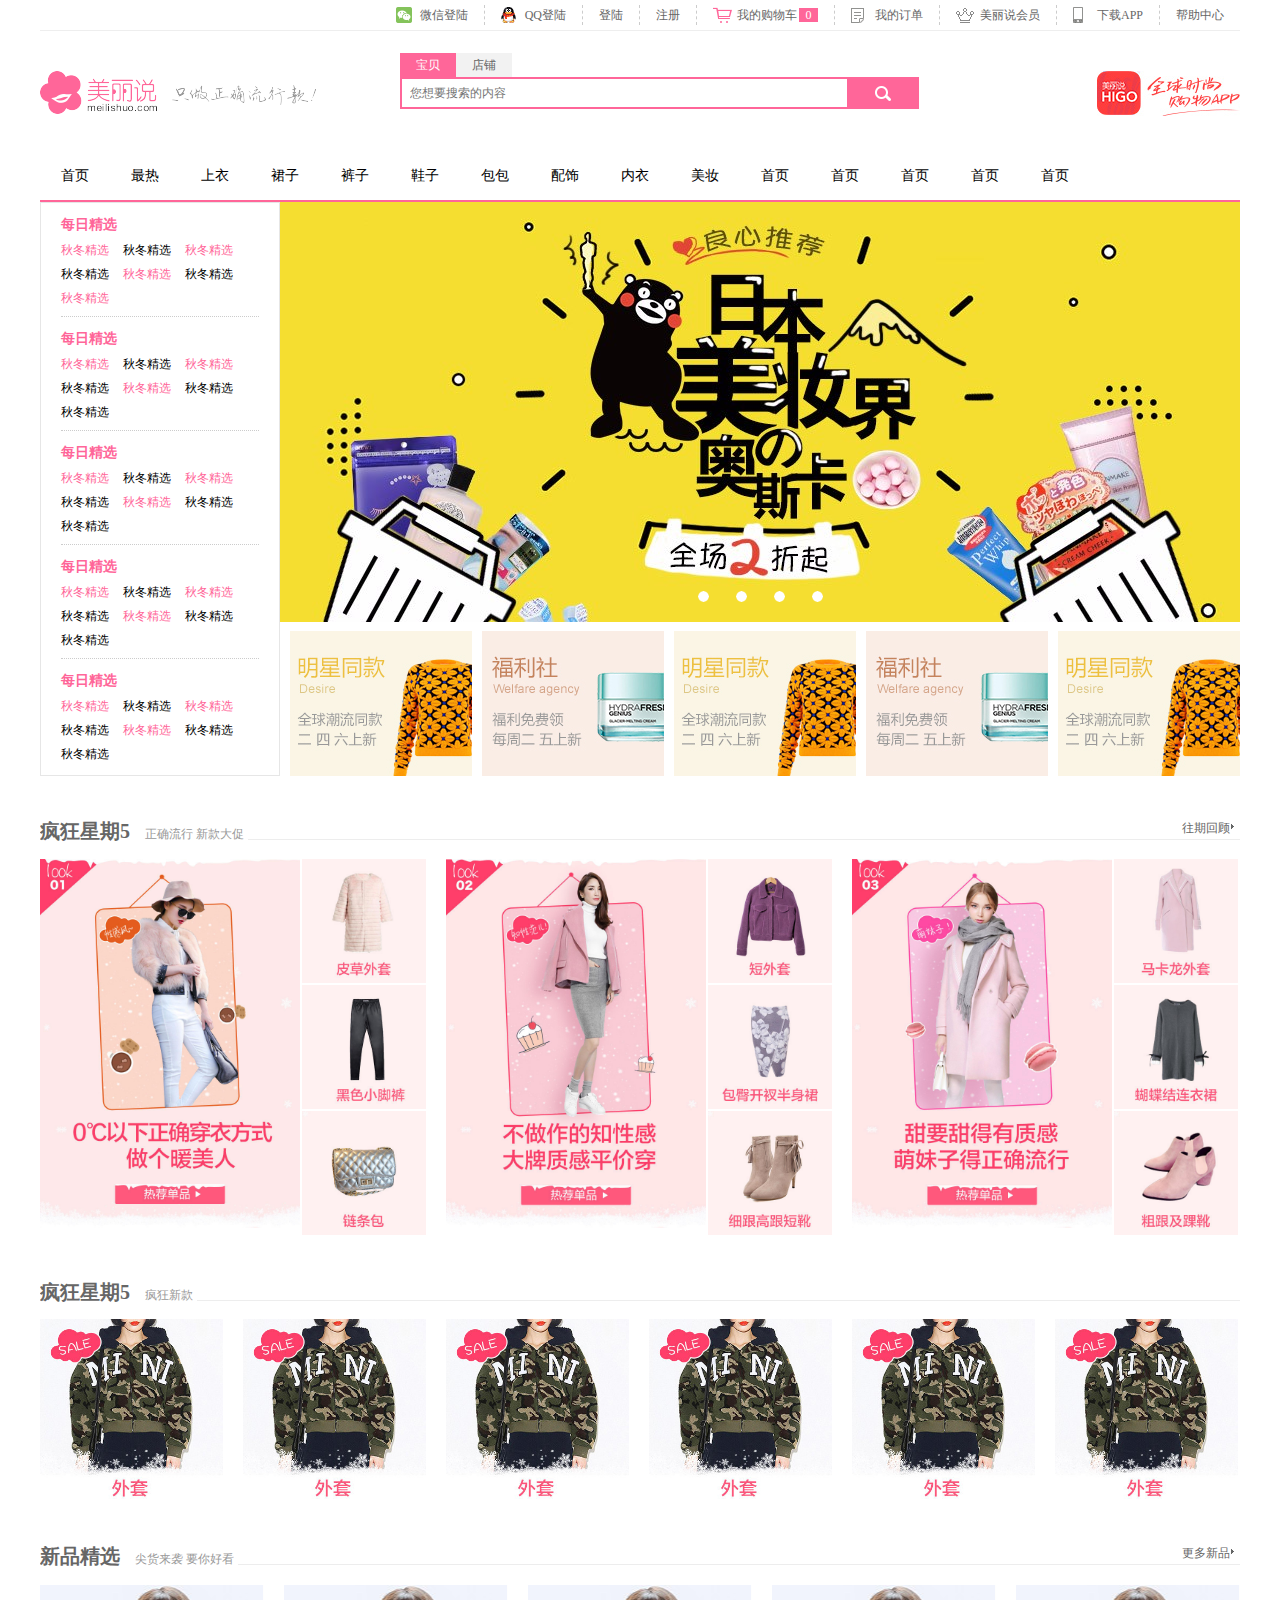
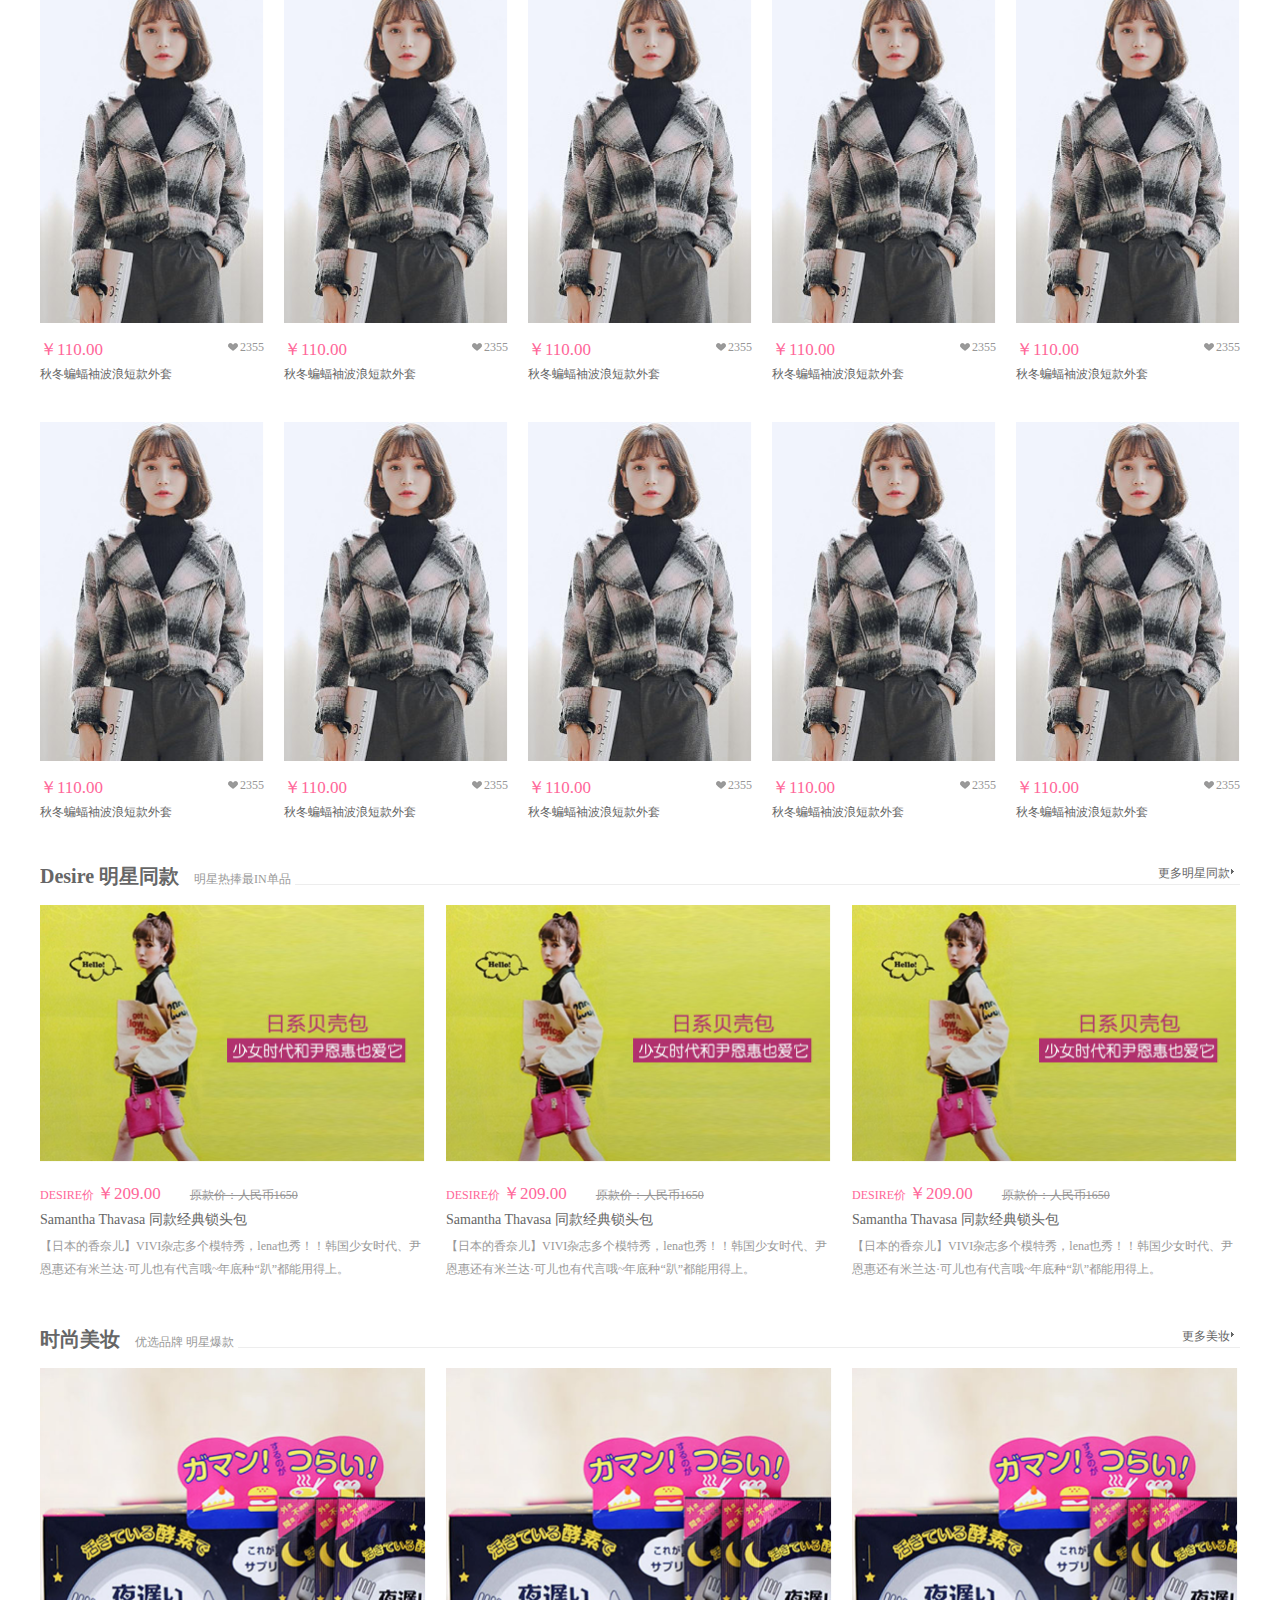
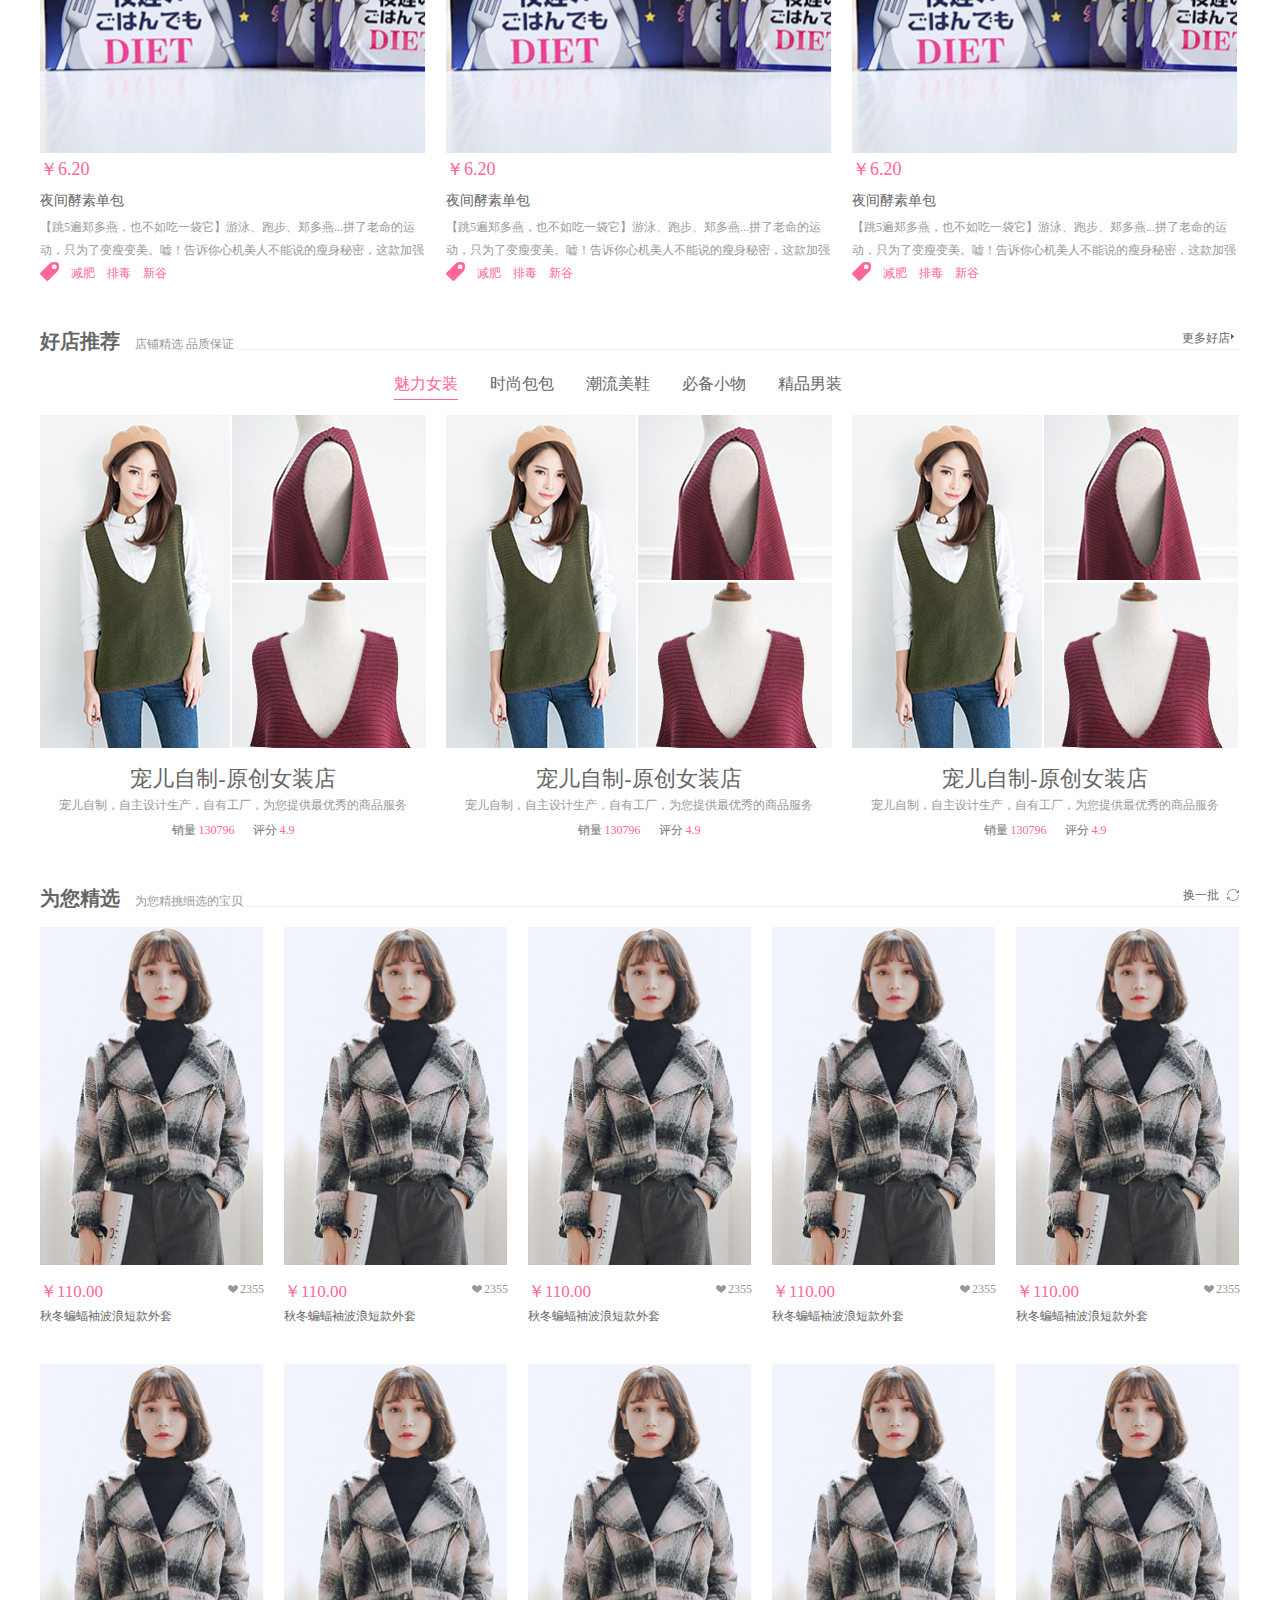
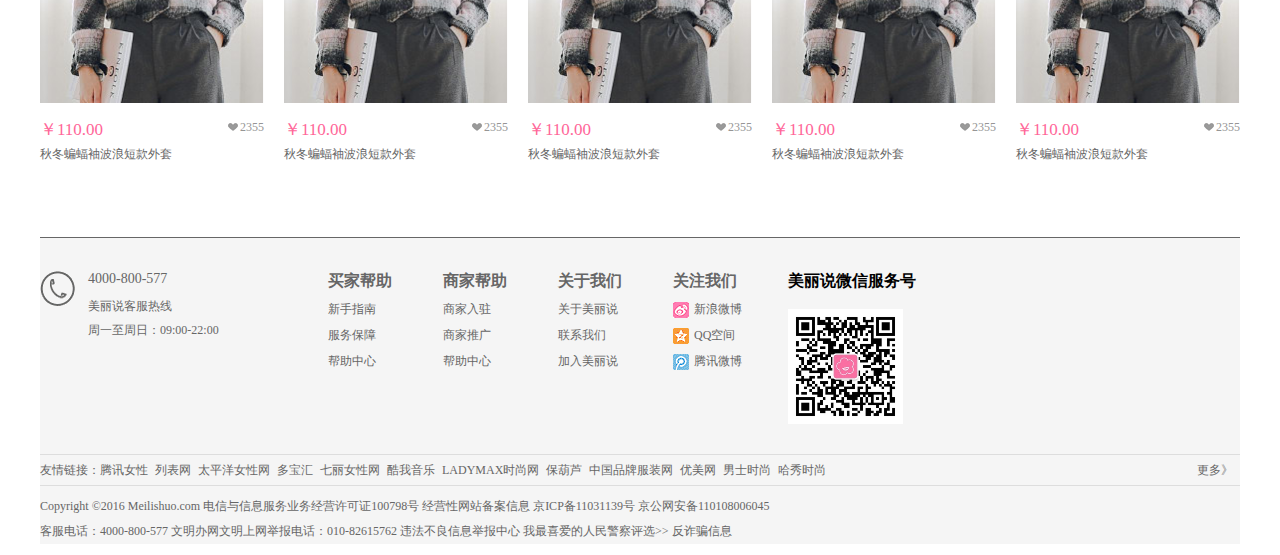
<file: html_work/美丽说/index.html>
<!DOCTYPE HTML PUBLIC "-//W3C//DTD HTML 4.01//EN" "http://www.w3.org/TR/html4/strict.dtd">
<html>
<head>
<meta http-equiv="Content-Type" content="text/html; charset=utf-8">
<title>无标题文档</title>
<link rel="stylesheet" href="css/common.css"/>
<link rel="stylesheet" href="css/style.css"/>
</head>

<body>
<div class="wrap"><!--用来做页面整体水平居中-->
<!--head-->
	<div class="head">
    	<div class="loginbar">
        	<ul class="clearfix">
            	<li class="cb">
                	<i class="icon"></i>
                	<a href="#">微信登陆</a>
                </li>
                <li>
                	<i class="icon qq"></i>
                	<a href="#">QQ登陆</a>
                </li>                
                <li>
                	<a href="#">登陆</a>
                </li>
                
                <li>
                	<a href="#">注册</a>
                </li>
                
                <li>
                	<i class="icon shopping"></i>
                	<a href="#">我的购物车</a>
                    <span class="fl">0</span>
                </li>
                
                <li>
                	<i class="icon order"></i>
                	<a href="#">我的订单</a>
                </li>
                
                <li>
                	<i class="icon member"></i>
                	<a href="#">美丽说会员</a>
                </li>
                
                <li>
                	<i class="icon app"></i>
                	<a href="#">下载APP</a>
                </li>                
                <li>
                	<a href="#">帮助中心</a>
                </li>
            </ul>      		
        </div>
        
        <div class="seach_box clearfix">
        	<h1 class="logo fl"><a></a></h1>
            <div class="seach">
            	<div class="seach_nav clearfix">
                	<a href="#" class="fl active">宝贝</a>
                    <a href="#" class="fl">店铺</a>
                </div>
                <div class="soo clearfix">
                	<input style="text" class="fl" placeholder="您想要搜索的内容"/>
                    <a class="fl"></a>
                </div>
            </div>
            <h2 class="higo fr"><a></a></h2>
        </div>
    </div>
<!--end head-->  
    
    
    
<!--content-->   
    <div class="content">
    	<div class="nav clearfix">
        	<a href="#">首页</a>
            <a href="#">最热</a>
            <a href="#">上衣</a>
            <a href="#">裙子</a>
            <a href="#">裤子</a>
            <a href="#">鞋子</a>
            <a href="#">包包</a>
            <a href="#">配饰</a>
            <a href="#">内衣</a>
            <a href="#">美妆</a>
            <a href="#">首页</a>
            <a href="#">首页</a>
            <a href="#">首页</a>
            <a href="#">首页</a>
            <a href="#">首页</a>
        </div>
    	<div class="banner clearfix">
        	<div class="banner_left fl">
               	<ul class="banner_left_menu">
                    <li>
                        <h3>每日精选</h3>	
                        <div class="clearfix">
                        	<a href="#" class="pink">秋冬精选</a>
                            <a href="#">秋冬精选</a>
                            <a href="#" class="pink">秋冬精选</a>
                            <a href="#">秋冬精选</a>
                            <a href="#" class="pink">秋冬精选</a>
                            <a href="#">秋冬精选</a>
                            <a href="#" class="pink">秋冬精选</a>
                        </div>
                       <!-- <div class="border"></div>
                        <div class="menu">
                        	<ul class="menu_list">
                            	<li>
                                    <h3>每日精选</h3>	
                                    <div class="clearfix">
                                        <a href="#" class="fl">秋冬精选</a>
                                        <a href="#" class="fl">秋冬精选</a>
                                        <a href="#" class="fl">秋冬精选</a>
                                        <a href="#" class="fl">秋冬精选</a>
                                        <a href="#" class="fl">秋冬精选</a>
                                        <a href="#" class="fl">秋冬精选</a>
                                        <a href="#" class="fl">秋冬精选</a>
                                    </div>
                                </li>
                            </ul>
                        </div>-->
                    </li>
                    <li>
                        <h3>每日精选</h3>	
                        <div class="clearfix">
                        	<a href="#" class="pink">秋冬精选</a>
                            <a href="#">秋冬精选</a>
                            <a href="#" class="pink">秋冬精选</a>
                            <a href="#">秋冬精选</a>
                            <a href="#" class="pink">秋冬精选</a>
                            <a href="#">秋冬精选</a>
                            <a href="#">秋冬精选</a>
                        </div>
                    </li>
                    <li>
                        <h3>每日精选</h3>	
                        <div class="clearfix">
                        	<a href="#" class="pink">秋冬精选</a>
                            <a href="#">秋冬精选</a>
                            <a href="#" class="pink">秋冬精选</a>
                            <a href="#">秋冬精选</a>
                            <a href="#" class="pink">秋冬精选</a>
                            <a href="#">秋冬精选</a>
                            <a href="#">秋冬精选</a>
                        </div>
                    </li>
                    <li>
                        <h3>每日精选</h3>	
                        <div class="clearfix">
                        	<a href="#" class="pink">秋冬精选</a>
                            <a href="#">秋冬精选</a>
                            <a href="#" class="pink">秋冬精选</a>
                            <a href="#">秋冬精选</a>
                            <a href="#" class="pink">秋冬精选</a>
                            <a href="#">秋冬精选</a>
                            <a href="#">秋冬精选</a>
                        </div>
                    </li>
                    <li class="cb">
                        <h3>每日精选</h3>	
                        <div class="clearfix">
                        	<a href="#" class="pink">秋冬精选</a>
                            <a href="#">秋冬精选</a>
                            <a href="#" class="pink">秋冬精选</a>
                            <a href="#">秋冬精选</a>
                            <a href="#" class="pink">秋冬精选</a>
                            <a href="#">秋冬精选</a>
                            <a href="#">秋冬精选</a>
                        </div>
                    </li>
                </ul>
            </div>
            
            <div class="banner_right fl">
            	<div class="banner_img">
                	<ul>
                    	<li>
                        	<a href="#"><img src="img/banner2.jpg" alt="..."/></a>
                        </li>
                        <li>
                        	<a href="#"><img src="img/banner.jpg" alt="..."/></a>
                        </li>
                    </ul>
                    <span class="prev"></span>
                    <span class="next"></span>
                    <div class="doc clearfix">
                    	<a href="#"></a>
                        <a href="#"></a>
                        <a href="#"></a>
                        <a href="#"></a>
                    </div>
                </div>
            	<div class="hot clearfix">
                	<a href="#"><img src="img/hot_bg1.jpg" alt="明星同款"/><a>
                    <a href="#"><img src="img/hot_bg2.jpg" alt="福利社"/><a>
                    <a href="#"><img src="img/hot_bg1.jpg" alt="明星同款"></a>
                    <a href="#"><img src="img/hot_bg2.jpg" alt="福利社"></a>
                    <a href="#"><img src="img/hot_bg1.jpg" alt="明星同款"></a>
                </div>
            </div>
        </div>
        <div class="main">
        	<div class="main_content">
            	<div class="tit">
                	<h2>
                    	疯狂星期5
                        <span>正确流行 新款大促</span>
                    </h2>                   
                    <a href="javacript:;" class="msg">往期回顾<span></span></a>
            	</div>
                
                <div class="cont clearfix">
                	<div class="fl clearfix">
                    	<a href="javascript"  class="img fl"><img src="img/cloth.jpg" alt="..."/></a>
                    	<a href="javascript"  class="img1 fl"><img src="img/cloth1.jpg" alt="..."/></a>
                        <a href="javascript"  class="img2 fl"><img src="img/cloth2.jpg" alt="..."/></a>
                        <a href="javascript"  class="img3 fl"><img src="img/cloth3.jpg" alt="..."/></a>
                    </div>
                    <div class="fl clearfix">
                    	<a href="javascript"  class="img fl"><img src="img/cloth4.jpg" alt="..."/></a>
                    	<a href="javascript"  class="img1 fl"><img src="img/cloth5.jpg" alt="..."/></a>
                        <a href="javascript"  class="img2 fl"><img src="img/cloth6.jpg" alt="..."/></a>
                        <a href="javascript"  class="img3 fl"><img src="img/cloth7.jpg" alt="..."/></a>
                    </div>
                    <div class="fl clearfix cm">
                    	<a href="javascript"  class="img fl"><img src="img/cloth8.jpg" alt="..."/></a>
                    	<a href="javascript"  class="img1 fl"><img src="img/cloth9.jpg" alt="..."/></a>
                        <a href="javascript"  class="img2 fl"><img src="img/cloth10.jpg" alt="..."/></a>
                        <a href="javascript"  class="img3 fl"><img src="img/cloth11.jpg" alt="..."/></a>
                    </div>
                </div>
            </div>
            
            <div class="main_content1">
            	<div class="tit">
                	<h2>
                    	疯狂星期5
                        <span>疯狂新款</span>
                    </h2>                 
            	</div>   
                <div class="cont clearfix">
                	<a href="javascript:;" class="fl">
                    		<img src="img/waitao.jpg" alt="..."/>                      
                    </a>
                    <a href="javascript:;" class="fl">
                    		<img src="img/waitao.jpg" alt="..."/>                      
                    </a>
                    <a href="javascript:;" class="fl">
                    		<img src="img/waitao.jpg" alt="..."/>                      
                    </a>
                    <a href="javascript:;" class="fl">
                    		<img src="img/waitao.jpg" alt="..."/>                      
                    </a>
                    <a href="javascript:;" class="fl">
                    		<img src="img/waitao.jpg" alt="..."/>                      
                    </a>
                    <a href="javascript:;" class="fl cm">
                    		<img src="img/waitao.jpg" alt="..."/>                      
                    </a>
                </div>        	
            </div>
            
            <div class="main_content2">
                <div class="tit">
                	<h2>
                    	新品精选
                        <span>尖货来袭 要你好看</span>
                    </h2>                   
                    <a href="javacript:;" class="msg">更多新品<span></span></a>
            	</div>
				
                <div class="cont clearfix">
                	<div class="cont_box fl">
                    	<a href="javascript:;"><img src="img/jianhuo1.png"/></a>
                        <div class="num clearfix">
                        	<span class="num1 fl">￥110.00</span>
                            <span class="num2 fr clearfix">
                            	<i class="fl"></i>
                                <span class="fl">2355</span>
                            </span>
                        </div>
                        <p>秋冬蝙蝠袖波浪短款外套</p>
                    </div>
                    <div class="cont_box fl">
                    	<a href="javascript:;"><img src="img/jianhuo1.png"/></a>
                        <div class="num clearfix">
                        	<span class="num1 fl">￥110.00</span>
                            <span class="num2 fr clearfix">
                            	<i class="fl"></i>
                                <span class="fl">2355</span>
                            </span>
                        </div>
                        <p>秋冬蝙蝠袖波浪短款外套</p>
                    </div>
                    <div class="cont_box fl">
                    	<a href="javascript:;"><img src="img/jianhuo1.png"/></a>
                        <div class="num clearfix">
                        	<span class="num1 fl">￥110.00</span>
                            <span class="num2 fr clearfix">
                            	<i class="fl"></i>
                                <span class="fl">2355</span>
                            </span>
                        </div>
                        <p>秋冬蝙蝠袖波浪短款外套</p>
                    </div>
                    <div class="cont_box fl">
                    	<a href="javascript:;"><img src="img/jianhuo1.png"/></a>
                        <div class="num clearfix">
                        	<span class="num1 fl">￥110.00</span>
                            <span class="num2 fr clearfix">
                            	<i class="fl"></i>
                                <span class="fl">2355</span>
                            </span>
                        </div>
                        <p>秋冬蝙蝠袖波浪短款外套</p>
                    </div>
                    <div class="cont_box fl cm">
                    	<a href="javascript:;"><img src="img/jianhuo1.png"/></a>
                        <div class="num clearfix">
                        	<span class="num1 fl">￥110.00</span>
                            <span class="num2 fr clearfix">
                            	<i class="fl"></i>
                                <span class="fl">2355</span>
                            </span>
                        </div>
                        <p>秋冬蝙蝠袖波浪短款外套</p>
                    </div>
                    <div class="cont_box fl">
                    	<a href="javascript:;"><img src="img/jianhuo1.png"/></a>
                        <div class="num clearfix">
                        	<span class="num1 fl">￥110.00</span>
                            <span class="num2 fr clearfix">
                            	<i class="fl"></i>
                                <span class="fl">2355</span>
                            </span>
                        </div>
                        <p>秋冬蝙蝠袖波浪短款外套</p>
                    </div>
                    <div class="cont_box fl">
                    	<a href="javascript:;"><img src="img/jianhuo1.png"/></a>
                        <div class="num clearfix">
                        	<span class="num1 fl">￥110.00</span>
                            <span class="num2 fr clearfix">
                            	<i class="fl"></i>
                                <span class="fl">2355</span>
                            </span>
                        </div>
                        <p>秋冬蝙蝠袖波浪短款外套</p>
                    </div>
                    <div class="cont_box fl">
                    	<a href="javascript:;"><img src="img/jianhuo1.png"/></a>
                        <div class="num clearfix">
                        	<span class="num1 fl">￥110.00</span>
                            <span class="num2 fr clearfix">
                            	<i class="fl"></i>
                                <span class="fl">2355</span>
                            </span>
                        </div>
                        <p>秋冬蝙蝠袖波浪短款外套</p>
                    </div>
                    <div class="cont_box fl">
                    	<a href="javascript:;"><img src="img/jianhuo1.png"/></a>
                        <div class="num clearfix">
                        	<span class="num1 fl">￥110.00</span>
                            <span class="num2 fr clearfix">
                            	<i class="fl"></i>
                                <span class="fl">2355</span>
                            </span>
                        </div>
                        <p>秋冬蝙蝠袖波浪短款外套</p>
                    </div>
                    <div class="cont_box fl cm">
                    	<a href="javascript:;"><img src="img/jianhuo1.png"/></a>
                        <div class="num clearfix">
                        	<span class="num1 fl">￥110.00</span>
                            <span class="num2 fr clearfix">
                            	<i class="fl"></i>
                                <span class="fl">2355</span>
                            </span>
                        </div>
                        <p>秋冬蝙蝠袖波浪短款外套</p>
                    </div>
                </div>
            </div>
            
            <div class="main_content3">
            	<div class="tit">
                	<h2>
                    	Desire 明星同款
                        <span>明星热捧最IN单品</span>
                    </h2>                   
                    <a href="javacript:;" class="msg">更多明星同款<span></span></a>
            	</div>
                
                <div class="cont clearfix">
                	<div class="cont_box fl">
                    	<a href="javascript:;"><img src="img/mingxing.png"/></a>
                        <div class="num">
                       		<span>DESIRE价</span>
                        	<span class="num1">￥209.00</span>
                            <span class="num2">原款价：人民币1650</span>
                        </div>
                        <a href="javascript:;" class="p1">Samantha Thavasa 同款经典锁头包</a>
                        <a href="javascript:;" class="p2">【日本的香奈儿】VIVI杂志多个模特秀，lena也秀！！韩国少女时代、尹恩惠还有米兰达&middot;可儿也有代言哦~年底种“趴”都能用得上。</a>
                    </div>
                    <div class="cont_box fl">
                    	<a href="javascript:;"><img src="img/mingxing.png"/></a>
                        <div class="num">
                       		<span>DESIRE价</span>
                        	<span class="num1">￥209.00</span>
                            <span class="num2">原款价：人民币1650</span>
                        </div>
                        <a href="javascript:;" class="p1">Samantha Thavasa 同款经典锁头包</a>
                        <a href="javascript:;" class="p2">【日本的香奈儿】VIVI杂志多个模特秀，lena也秀！！韩国少女时代、尹恩惠还有米兰达&middot;可儿也有代言哦~年底种“趴”都能用得上。</a>
                    </div>
                    <div class="cont_box fl cm">
                    	<a href="javascript:;"><img src="img/mingxing.png"/></a>
                        <div class="num">
                       		<span>DESIRE价</span>
                        	<span class="num1">￥209.00</span>
                            <span class="num2">原款价：人民币1650</span>
                        </div>
                        <a href="javascript:;" class="p1">Samantha Thavasa 同款经典锁头包</a>
                        <a href="javascript:;" class="p2">【日本的香奈儿】VIVI杂志多个模特秀，lena也秀！！韩国少女时代、尹恩惠还有米兰达&middot;可儿也有代言哦~年底种“趴”都能用得上。</a>
                    </div>
                 </div>
            </div>
            
            <div class="main_content4">
            	<div class="tit">
                	<h2>
                    	时尚美妆
                        <span>优选品牌 明星爆款</span>
                    </h2>                   
                    <a href="javacript:;" class="msg">更多美妆<span></span></a>
            	</div>
                
                <div class="cont clearfix">
                	<div class="cont_box fl">
                    	<a href="javascript:;"><img src="img/zhuang.png"/></a>
                      	<span class="num1">￥6.20</span>               
                        <a href="javascript:;" class="p1">夜间酵素单包</a>
                        <a href="javascript:;" class="p2">【跳5遍郑多燕，也不如吃一袋它】游泳、跑步、郑多燕...拼了老命的运动，只为了变瘦变美。嘘！告诉你心机美人不能说的瘦身秘密，这款加强</a>
                        <div class="tips">
                        	<span class="icon fl"></span>
                            <span class="fl">减肥</span>
                            <span class="fl">排毒</span>
                            <span class="fl">新谷</span>
                        </div>
                    </div>
                    <div class="cont_box fl">
                    	<a href="javascript:;"><img src="img/zhuang.png"/></a>
                      	<span class="num1">￥6.20</span>               
                        <a href="javascript:;" class="p1">夜间酵素单包</a>
                        <a href="javascript:;" class="p2">【跳5遍郑多燕，也不如吃一袋它】游泳、跑步、郑多燕...拼了老命的运动，只为了变瘦变美。嘘！告诉你心机美人不能说的瘦身秘密，这款加强</a>
                        <div class="tips">
                        	<span class="icon fl"></span>
                            <span class="fl">减肥</span>
                            <span class="fl">排毒</span>
                            <span class="fl">新谷</span>
                        </div>
                    </div>
                    <div class="cont_box fl cm">
                    	<a href="javascript:;"><img src="img/zhuang.png"/></a>
                      	<span class="num1">￥6.20</span>               
                        <a href="javascript:;" class="p1">夜间酵素单包</a>
                        <a href="javascript:;" class="p2">【跳5遍郑多燕，也不如吃一袋它】游泳、跑步、郑多燕...拼了老命的运动，只为了变瘦变美。嘘！告诉你心机美人不能说的瘦身秘密，这款加强</a>
                        <div class="tips">
                        	<span class="icon fl"></span>
                            <span class="fl">减肥</span>
                            <span class="fl">排毒</span>
                            <span class="fl">新谷</span>
                        </div>
                    </div>
                </div>
            </div>
            
            <div class="main_content5">
            	<div class="tit">
                	<h2>
                    	好店推荐
                        <span>店铺精选 品质保证</span>
                    </h2>                   
                    <a href="javacript:;" class="msg">更多好店<span></span></a>
            	</div>
                
                <div class="cont_nav clearfix">
                	<a href="javascript:;" alt="..." class="fl active">魅力女装</a>
                    <a href="javascript:;" alt="..." class="fl">时尚包包</a>
                    <a href="javascript:;" alt="..." class="fl">潮流美鞋</a>
                    <a href="javascript:;" alt="..." class="fl">必备小物</a>
                    <a href="javascript:;" alt="..." class="fl">精品男装</a>
                </div>
                <div class="cont clearfix"> 
                	<div class="cont_box fl">
                    	<div class="clearfix">
                        	<a href="javascript:;" class="img fl"><img src="img/haodian.png"/></a>
                            <a href="javascript:;" class="img1 fl"><img src="img/haodian1.png"/></a>
                            <a href="javascript:;" class="img2 fl"><img src="img/haodian2.png"/></a>
                        </div>                    	
                      	<a href="javascript:;" class="p1">宠儿自制-原创女装店</a>
                        <p>宠儿自制，自主设计生产，自有工厂，为您提供最优秀的商品服务</p>
                        <div class="tips">
                        	<span>销量</span>
                            <span class="pink">130796</span>
                            &nbsp;&nbsp;&nbsp;&nbsp;
                            <span>评分</span>
                            <span class="pink">4.9</span>
                        </div>
                    </div>
                    <div class="cont_box fl">
                    	<div class="clearfix">
                        	<a href="javascript:;" class="img fl"><img src="img/haodian.png"/></a>
                            <a href="javascript:;" class="img1 fl"><img src="img/haodian1.png"/></a>
                            <a href="javascript:;" class="img2 fl"><img src="img/haodian2.png"/></a>
                        </div>                    	
                      	<a href="javascript:;" class="p1">宠儿自制-原创女装店</a>
                        <p>宠儿自制，自主设计生产，自有工厂，为您提供最优秀的商品服务</p>
                        <div class="tips">
                        	<span>销量</span>
                            <span class="pink">130796</span>
                            &nbsp;&nbsp;&nbsp;&nbsp;
                            <span>评分</span>
                            <span class="pink">4.9</span>
                        </div>
                    </div>
                    <div class="cont_box fl cm">
                    	<div class="clearfix">
                        	<a href="javascript:;" class="img fl"><img src="img/haodian.png"/></a>
                            <a href="javascript:;" class="img1 fl"><img src="img/haodian1.png"/></a>
                            <a href="javascript:;" class="img2 fl"><img src="img/haodian2.png"/></a>
                        </div>                    	
                      	<a href="javascript:;" class="p1">宠儿自制-原创女装店</a>
                        <p>宠儿自制，自主设计生产，自有工厂，为您提供最优秀的商品服务</p>
                        <div class="tips">
                        	<span>销量</span>
                            <span class="pink">130796</span>
                            &nbsp;&nbsp;&nbsp;&nbsp;
                            <span>评分</span>
                            <span class="pink">4.9</span>
                        </div>
                    </div>
                </div>
            </div>
            
            <div class="main_content6">
                <div class="tit">
                	<h2>
                    	为您精选
                        <span>为您精挑细选的宝贝</span>
                    </h2>                   
                    <a href="javacript:;" class="msg">换一批<span></span></a>
            	</div>
				
                <div class="cont clearfix">
                	<div class="cont_box fl">
                    	<a href="javascript:;"><img src="img/jianhuo1.png"/></a>
                        <div class="num clearfix">
                        	<span class="num1 fl">￥110.00</span>
                            <span class="num2 fr clearfix">
                            	<i class="fl"></i>
                                <span class="fl">2355</span>
                            </span>
                        </div>
                        <p>秋冬蝙蝠袖波浪短款外套</p>
                    </div>
                    <div class="cont_box fl">
                    	<a href="javascript:;"><img src="img/jianhuo1.png"/></a>
                        <div class="num clearfix">
                        	<span class="num1 fl">￥110.00</span>
                            <span class="num2 fr clearfix">
                            	<i class="fl"></i>
                                <span class="fl">2355</span>
                            </span>
                        </div>
                        <p>秋冬蝙蝠袖波浪短款外套</p>
                    </div>
                    <div class="cont_box fl">
                    	<a href="javascript:;"><img src="img/jianhuo1.png"/></a>
                        <div class="num clearfix">
                        	<span class="num1 fl">￥110.00</span>
                            <span class="num2 fr clearfix">
                            	<i class="fl"></i>
                                <span class="fl">2355</span>
                            </span>
                        </div>
                        <p>秋冬蝙蝠袖波浪短款外套</p>
                    </div>
                    <div class="cont_box fl">
                    	<a href="javascript:;"><img src="img/jianhuo1.png"/></a>
                        <div class="num clearfix">
                        	<span class="num1 fl">￥110.00</span>
                            <span class="num2 fr clearfix">
                            	<i class="fl"></i>
                                <span class="fl">2355</span>
                            </span>
                        </div>
                        <p>秋冬蝙蝠袖波浪短款外套</p>
                    </div>
                    <div class="cont_box fl cm">
                    	<a href="javascript:;"><img src="img/jianhuo1.png"/></a>
                        <div class="num clearfix">
                        	<span class="num1 fl">￥110.00</span>
                            <span class="num2 fr clearfix">
                            	<i class="fl"></i>
                                <span class="fl">2355</span>
                            </span>
                        </div>
                        <p>秋冬蝙蝠袖波浪短款外套</p>
                    </div>
                    <div class="cont_box fl">
                    	<a href="javascript:;"><img src="img/jianhuo1.png"/></a>
                        <div class="num clearfix">
                        	<span class="num1 fl">￥110.00</span>
                            <span class="num2 fr clearfix">
                            	<i class="fl"></i>
                                <span class="fl">2355</span>
                            </span>
                        </div>
                        <p>秋冬蝙蝠袖波浪短款外套</p>
                    </div>
                    <div class="cont_box fl">
                    	<a href="javascript:;"><img src="img/jianhuo1.png"/></a>
                        <div class="num clearfix">
                        	<span class="num1 fl">￥110.00</span>
                            <span class="num2 fr clearfix">
                            	<i class="fl"></i>
                                <span class="fl">2355</span>
                            </span>
                        </div>
                        <p>秋冬蝙蝠袖波浪短款外套</p>
                    </div>
                    <div class="cont_box fl">
                    	<a href="javascript:;"><img src="img/jianhuo1.png"/></a>
                        <div class="num clearfix">
                        	<span class="num1 fl">￥110.00</span>
                            <span class="num2 fr clearfix">
                            	<i class="fl"></i>
                                <span class="fl">2355</span>
                            </span>
                        </div>
                        <p>秋冬蝙蝠袖波浪短款外套</p>
                    </div>
                    <div class="cont_box fl">
                    	<a href="javascript:;"><img src="img/jianhuo1.png"/></a>
                        <div class="num clearfix">
                        	<span class="num1 fl">￥110.00</span>
                            <span class="num2 fr clearfix">
                            	<i class="fl"></i>
                                <span class="fl">2355</span>
                            </span>
                        </div>
                        <p>秋冬蝙蝠袖波浪短款外套</p>
                    </div>
                    <div class="cont_box fl cm">
                    	<a href="javascript:;"><img src="img/jianhuo1.png"/></a>
                        <div class="num clearfix">
                        	<span class="num1 fl">￥110.00</span>
                            <span class="num2 fr clearfix">
                            	<i class="fl"></i>
                                <span class="fl">2355</span>
                            </span>
                        </div>
                        <p>秋冬蝙蝠袖波浪短款外套</p>
                    </div>
                </div>
            </div>
        </div>     
    </div>
    
<!--end content-->
    <div class="foot">    
    	<div class="guade clearfix">
        	<div class="left fl">
            	<span></span>
                <p class="p1">4000-800-577</p>
                <p class="p2">美丽说客服热线</p>
                <p>周一至周日：09:00-22:00</p>
            </div>
            
            <div class="middle fl clearfix">
            	<dl class="fl">
                	<dt>买家帮助</dt>
                    <dd><a href="javascript:;">新手指南</a></dd>
                    <dd><a href="javascript:;">服务保障</a></dd>
                    <dd><a href="javascript:;">帮助中心</a></dd>
                </dl>
                <dl class="fl">
                	<dt>商家帮助</dt>
                    <dd><a href="javascript:;">商家入驻</a></dd>
                    <dd><a href="javascript:;">商家推广</a></dd>
                    <dd><a href="javascript:;">帮助中心</a></dd>
                </dl>
                <dl class="fl">
                	<dt>关于我们</dt>
                    <dd><a href="javascript:;">关于美丽说</a></dd>
                    <dd><a href="javascript:;">联系我们</a></dd>
                    <dd><a href="javascript:;">加入美丽说</a></dd>
                </dl>
                <dl class="fl">
                	<dt>关注我们</dt>
                    <dd class="dd_last">
                    	<a href="javascript:;" class="img1"><img src="img/weibo.png"/></a>
                    	<a href="javascript:;">新浪微博</a>
                    </dd>
                     <dd class="dd_last">
                    	<a href="javascript:;" class="img2"><img src="img/weibo1.png"/></a>
                        <a href="javascript:;">QQ空间</a></dd>
                     <dd class="dd_last">
                    	<a href="javascript:;" class="img3"><img src="img/weibo2.png"/></a>
                        <a href="javascript:;">腾讯微博</a></dd>
                </dl>
            </div>
            
            <div class="right fl">
            	<p>美丽说微信服务号</p>
                <img src="img/gongzhonghao.png" alt="微信服务号"/>
            </div>
        </div>
        
        <div class="friendly_link clearfix">
        	<span class="fl">友情链接：</span>
            <a href="javascript:;" class="fl">腾讯女性</a>
            <a href="javascript:;" class="fl">列表网</a>
            <a href="javascript:;" class="fl">太平洋女性网</a>
            <a href="javascript:;" class="fl">多宝汇</a>
            <a href="javascript:;" class="fl">七丽女性网</a>
            <a href="javascript:;" class="fl">酷我音乐</a>
            <a href="javascript:;" class="fl">LADYMAX时尚网</a>
            <a href="javascript:;" class="fl">保葫芦</a>
            <a href="javascript:;" class="fl">中国品牌服装网</a>
            <a href="javascript:;" class="fl">优美网</a>
            <a href="javascript:;" class="fl">男士时尚</a>
            <a href="javascript:;" class="fl">哈秀时尚</a>
            <a href="javascript:;" class="fr">更多》</a>
        </div>
        
        <div class="copyright">
        	<p>Copyright ©2016 Meilishuo.com  <a href="javascript:;">电信与信息服务业务经营许可证100798号</a> <a href="javascript:;">经营性网站备案信息</a>  京ICP备11031139号  京公网安备110108006045 </p>
            <p>客服电话：4000-800-577  文明办网文明上网举报电话：010-82615762  <a href="javascript:;">违法不良信息举报中心</a> <a href="javascript:;">我最喜爱的人民警察评选>></a> <a href="javascript:;">反诈骗信息</a></p>
        </div>
    </div>
</div>
</body>
</html>
</file>
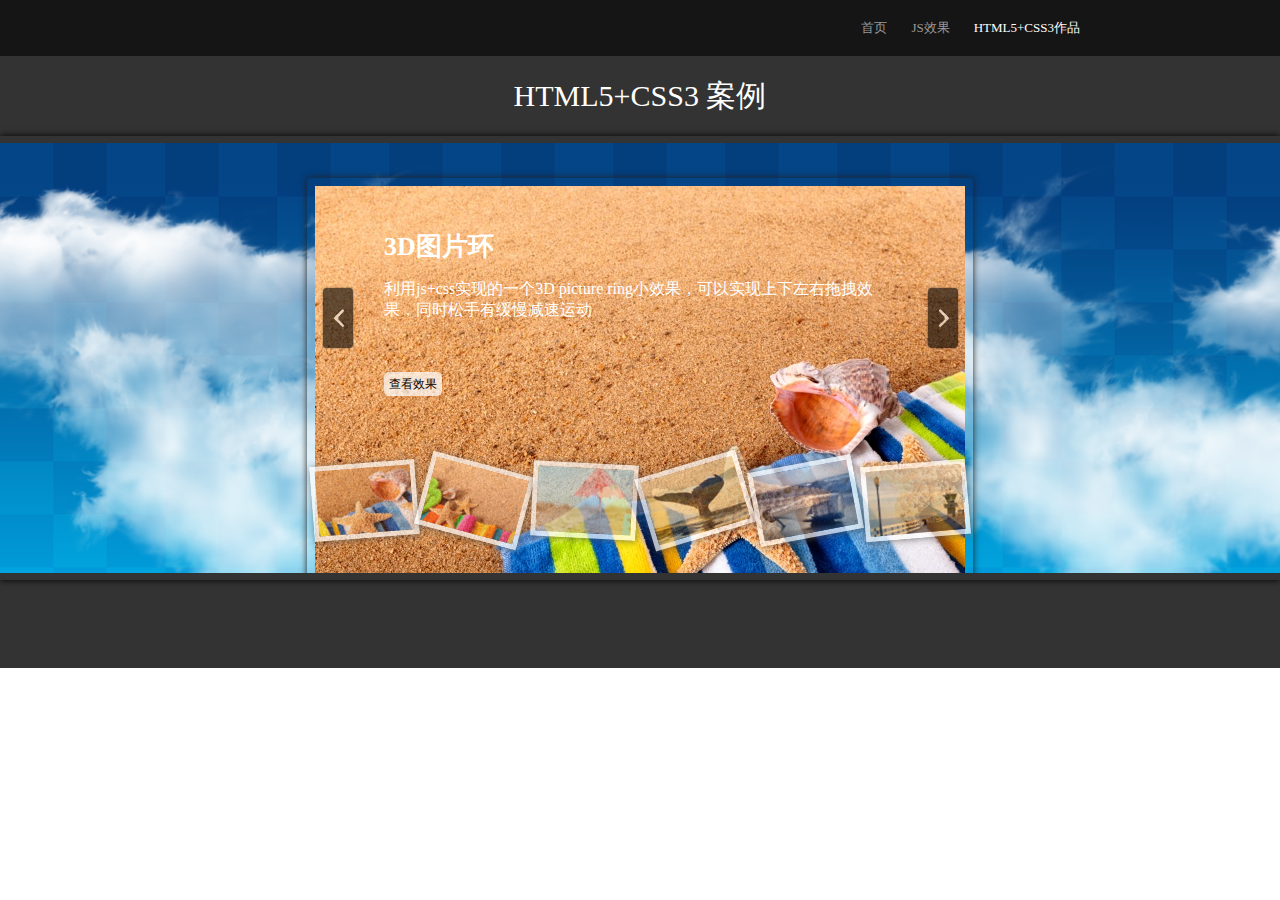
<file: html5_work.html>
<!DOCTYPE html>
<html lang="en">
<head>
	<meta charset="UTF-8">
	<title>Nathan's Website</title>
	<link rel="stylesheet" type="text/css" href="css/common.css">
	<link rel="stylesheet" type="text/css" href="css/work.css">
</head>
<body>
	<!-- header -->
	<header>
		<div class="header-nav clearfix">
			<ul>
				<li><a href="index.html">首页</a></li>
				<li><a href="js_work.html">JS效果</a></li>
				<li><a href="html5_work.html"  class="active">HTML5+CSS3作品</a></li>
			</ul>
		</div>
		<div class="header-title">HTML5+CSS3 案例</div>
	</header>	
	<!-- header end -->

	<!-- 作品展示(html5展示) -->
	<content class="page">
		
		<div id="pxs_containter" class="pxs_containter">
			<div class="pxs_bg">
				<div class="pxs_bg1"></div>
				<div class="pxs_bg2"></div>
				<div class="pxs_bg3"></div>
			</div>
			<div class="pxs_loading">
				<div class="loading">Loading images...</div>
			</div>
			<div class="pxs_slider_wrapper">
				<ul class="pxs_slider">
					<li>
						<img src="images/1.jpg" alt="First Image"/>
						<div class="introduce">
							<h3>3D图片环</h3>
							<p>利用js+css实现的一个3D picture ring小效果，可以实现上下左右拖拽效果，同时松手有缓慢减速运动</p>
							<a href="html5_work/3D图片环.html" target="_blank">查看效果</a>
						</div>	
					</li>
					<li>
						<img src="images/2.jpg" alt="Second Image"/>
						<div class="introduce">
							<h3>CSS3图片展示效果</h3>
							<p>利用css3+js实现三种图片展示效果,分别为爆炸形式轮播图、翻块形式轮播图、翻页形式轮播图。点击页面任意位置即可实现切换图片。</p>
							<a href="html5_work/爆炸.html" target="_blank">爆炸效果</a>
							<a href="html5_work/翻块轮播.html" target="_blank">翻块效果</a>
							<a href="html5_work/翻页运动.html" target="_blank">翻页效果</a>
						</div>
					</li>
					<li>
						<img src="images/3.jpg" alt="Third Image"/>
						<div class="introduce">
							<h3>canvas动画</h3>
							<p>利用html5中的canvas实现的三个运动效果的小粒子~</p>
							<a href="html5_work/canvas.html" target="_blank">效果1</a>
							<a href="html5_work/canvas-apple-watch.html" target="_blank">效果2</a>
							<a href="html5_work/canvas-bear.html" target="_blank">效果3</a>
						</div>
					</li>
					<li>
						<img src="images/4.jpg" alt="Forth Image"/>
						<div class="introduce">
							<h3>音乐播放器</h3>
							<p>利用audio标签制作的音乐播放器，爱心图片为切换播放模式，依次为循环播放、列表播放、单曲循环、随机播放、单曲播放</p>
							<a href="html5_work/音乐播放器.html" target="_blank">查看效果</a>
						</div>
					</li>
					<li>
						<img src="images/5.jpg" alt="Fifth Image"/>
						<div class="introduce">
							<h3>钟表</h3>
							<p>这是一个利用css3+js制作的圆盘钟表</p>
							<a href="html5_work/钟表.html" target="_blank">查看效果</a>
						</div>
					</li>
					<li>
						<img src="images/6.jpg" alt="Sixth Image"/>
						<div class="introduce">
							<h3>视差板</h3>
							<p>利用css3和js制作的视差板,其中日期是实时更新的</p>
							<a href="html5_work/视差板.html" target="_blank">查看效果</a>
						</div>
					</li>
				</ul>
				<div class="pxs_navigation">
					<span class="pxs_next"></span>
					<span class="pxs_prev"></span>
				</div>
				<ul class="pxs_thumbnails">
					<li><img src="images/thumbs/1.jpg" alt="First Images"/></li>
					<li><img src="images/thumbs/2.jpg" alt="Second Images"/></li>
					<li><img src="images/thumbs/3.jpg" alt="Third Images"/></li>
					<li><img src="images/thumbs/4.jpg" alt="Forth Images"/></li>
					<li><img src="images/thumbs/5.jpg" alt="Fifth Images"/></li>
					<li><img src="images/thumbs/6.jpg" alt="Sixth Images"/></li>
				</ul>
			</div>
		</div>
	</content>
	<!-- 作品展示(html5展示) end-->

	<!-- header -->
	<footer>
		<!-- <div class="end noMargin"></div> -->
		<div class="timeClock"></div>
	</footer>
	<!-- header -->

	<script src="js/common.js"></script>
	<script>
		var oLoad = getByClass(document.body, 'pxs_loading')[0];
		
		var imgs = document.getElementsByTagName('img');
		for(var i=0;i<imgs.length;i++)
		{
			imgs[i].onload = function()
			{
				oLoad.style.display = 'none';
			}
		}
	</script>  
	
	<script src="js/onMove.js"></script>
	<script src="js/html5_work.js"></script>
</body>
</html>
</file>
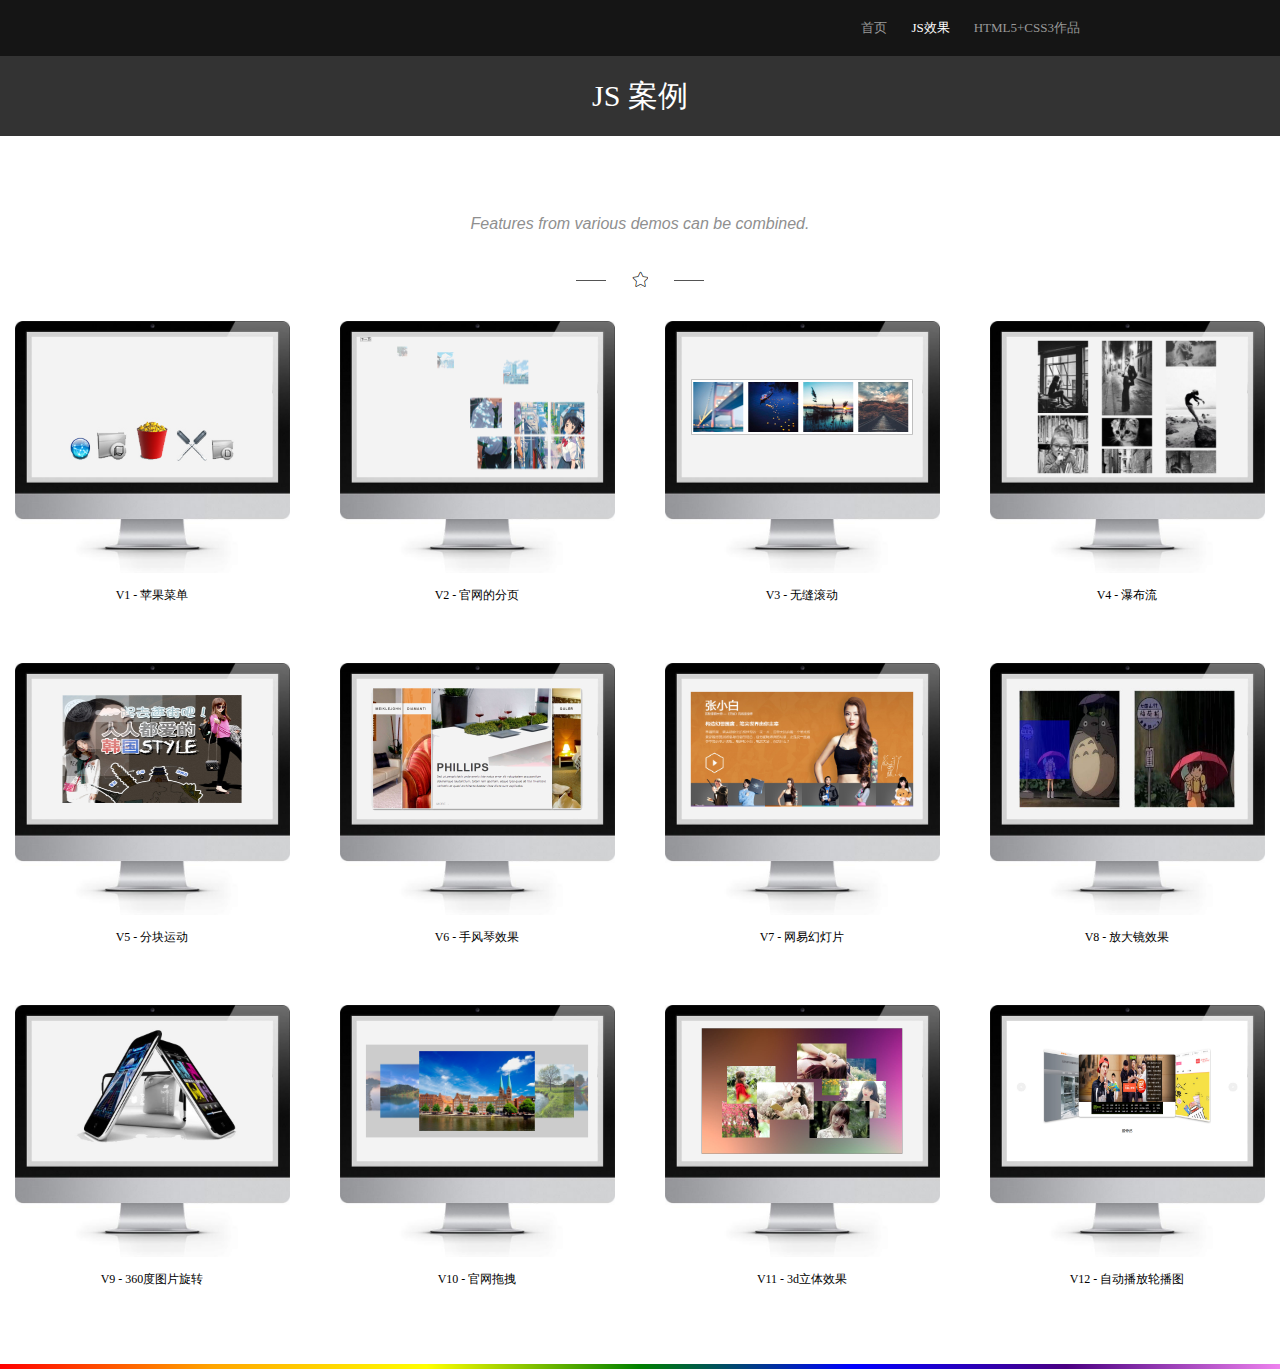
<file: js_work.html>
<!DOCTYPE html>
<html lang="en">
<head>
	<meta charset="UTF-8">
	<title>Nathan's Website</title>
	<link rel="stylesheet" type="text/css" href="css/common.css">
	<link rel="stylesheet" type="text/css" href="css/work.css">
</head>
<body>
	<!-- header -->
	<header>
		<div class="header-nav clearfix">
			<ul>
				<li><a href="index.html">首页</a></li>
				<li><a href="js_work.html"  class="active">JS效果</a></li>
				<li><a href="html5_work.html">HTML5+CSS3作品</a></li>
			</ul>
		</div>
		<div class="header-title">JS 案例</div>
	</header>	
	<!-- header end -->

	<!-- 作品展示(js展示) -->
	<content class="page">
		<div class="samples_tilte">
			<h4>Features from various demos can be combined.</h4>
			<div class="split_line">
				<span class="left"></span>
				<i></i>
				<span class="right"></span>
			</div>
		</div>
		<ul class="samples_wrapper clearfix">
			<li class="samples">
				<a href="js_work/苹果菜单.html" target="_blank">
					<img src="images/apple.jpg" alt="苹果菜单"/>
					<!-- <div class="mask_wrapper">
						<div class="mask"></div>
						<div class="rect"></div>
						<div class="article">
							<h3>苹果菜单</h3>
							<p>模仿苹果PC端菜单,运用原生JS实现根据鼠标位置菜单图形放大缩小</p>
						</div>
					</div> -->
				</a>
				<h3>V1 - 苹果菜单</h3>
			</li>
			<li class="samples">
				<a href="js_work/官网的分页.html" target="_blank">
					<img src="images/fenye.jpg" alt="官网的分页"/>
				</a>	
				<h3>V2 - 官网的分页</h3>			
			</li>
			<li class="samples">
				<a href="js_work/无缝滚动.html" target="_blank">
					<img src="images/SeamlessScrolling.jpg" alt="无缝滚动"/>
				</a>
				<h3>V3 - 无缝滚动</h3>
			</li>
			<li class="samples no_margin">
				<a href="js_work/瀑布流.html" target="_blank">
					<img src="images/waterfall.jpg" alt="瀑布流"/>
				</a>
				<h3>V4 - 瀑布流</h3>				
			</li>
			<li class="samples">
				<a href="js_work/分块运动.html" target="_blank">
					<img src="images/fenkuai.jpg" alt="分块运动"/>
				</a>
				<h3>V5 - 分块运动</h3>
			</li>
			<li class="samples">
				<a href="js_work/手风琴效果.html" target="_blank">
					<img src="images/accordion.jpg" alt="手风琴效果"/>
				</a>
				<h3>V6 - 手风琴效果</h3>
			</li>
			<li class="samples">				
				<a href="js_work/网易幻灯片.html" target="_blank">
					<img src="images/slide.jpg" alt="网易幻灯片"/>
				</a>
				<h3>V7 - 网易幻灯片</h3>
			</li>
			<li class="samples no_margin">
				<a href="js_work/放大镜效果.html" target="_blank">
					<img src="images/magnifier.jpg" alt="放大镜效果"/>
				</a>
				<h3>V8 - 放大镜效果</h3>
			</li>
			<li class="samples">
				<a href="js_work/360度图片旋转.html" target="_blank">
					<img src="images/360rotate.jpg" alt="360度图片旋转"/>
				</a>
				<h3>V9 - 360度图片旋转</h3>
			</li>
			<li class="samples">
				<a href="js_work/官网拖拽.html" target="_blank">
					<img src="images/banner.jpg" alt="官网拖拽"/>
				</a>
				<h3>V10 - 官网拖拽</h3>
			</li>
			<li class="samples">
				<a href="js_work/3D立体效果.html" target="_blank">
					<img src="images/3d.jpg" alt="3d立体效果"/>
				</a>
				<h3>V11 - 3d立体效果</h3>
			</li>
			<li class="samples no_margin">
				<a href="js_work/auto_tab.html" target="_blank">
					<img src="images/autoTab.jpg" alt="自动播放轮播图"/>
				</a>
				<h3>V12 - 自动播放轮播图</h3>
			</li>
		</ul>
	</content>
	<!-- 作品展示(js展示) end-->

	<!-- header -->
	<footer>
		<div class="end"></div>
	</footer>
	<!-- header -->
	

</body>
</html>
</file>
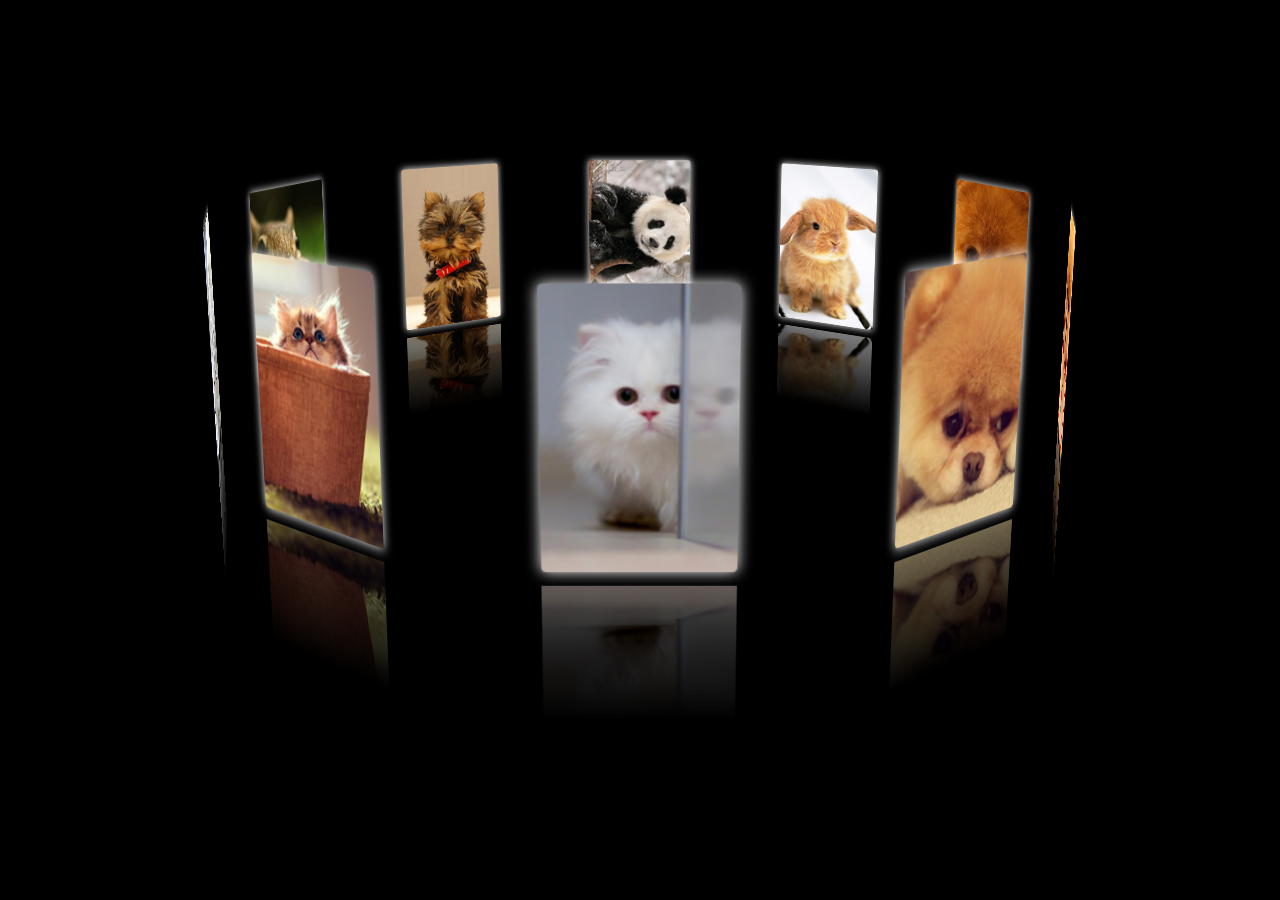
<file: html5_work/3D图片环.html>
<!DOCTYPE html>
<html lang="en">
<head>
	<meta charset="UTF-8">
	<title>3D 图片环</title>
	<style type="text/css">
		*{
			margin: 0;
			padding: 0;
			list-style: none;
		}
		body{
			background: black;
		}
		.container{
			position: relative;
			width: 134px;
			height: 500px;
			/*background: white;*/
			margin: 0px auto;
			transform-style: preserve-3d;
			perspective: 1200px;
		}
		.wrapper{
			position: absolute;
			height: 300px;
			top:40%;
			transform-style: preserve-3d;
			transform: rotateX(-10deg);
		}
		.card{
			position: absolute;
			width: 133px;
			height:200px; 
			border-radius: 3px;
			box-shadow: 0 0 10px white;
		}
		.shadow{
			position: absolute;
			width: 133px;
			height:200px; 
			top: 210px;
			left: 0;
			transform: scale(1,-1);
			opacity: 0.5;
		}
	</style>
</head>
<body>
	<div class="container">
		<ul class="wrapper"></ul>
	</div>
	<script type="text/javascript">
		var oContainer=document.querySelector('.container');
		var oWrapper=document.querySelector('.wrapper');

		var count=10;
		for (var index = 0; index < count; index++) {
			var oCard=document.createElement('li');
			oCard.classList.add('card');
			oCard.style.backgroundImage=`url(../images/work/3d-circle/${index+1}.jpg)`;
			oWrapper.appendChild(oCard);

			;(function(oCard,index){
				setTimeout(function(){
					oCard.style.transition=`1s ${(count-index-1)*50}ms`;
					oCard.style.transform=`rotateY(${360/count*index}deg) translateZ(400px)`;
				})
			})(oCard,index) 

			var oShadow=document.createElement('div');
			oShadow.classList.add('shadow');
			oShadow.style.backgroundImage=`linear-gradient(rgba(0,0,0,1) 50%,rgba(0,0,0,0)),url(../images/work/3d-circle/${index+1}.jpg)`;
			oCard.appendChild(oShadow);
		}

		var aCard=document.querySelectorAll('li');

		//完成之后更改透明度
		aCard[0].addEventListener('transitionend',function(){
			aCard.forEach(function(oCard,index){
				oCard.style.opacity=`${Math.abs((360/count*index-180))/180+0.2}`;
			});
		},false);

		//拖拽
		var oldX=0;
		var oldY=0;
		var translateX=0;
		var translateY=25;
		var speedX = 0;
		var speedY = 0;
		var timer=null;
		document.onmousedown=function(ev){
			var disX=ev.clientX-translateX;
			var disY=ev.clientY-translateY;
			clearTransition();
			clearInterval(timer);
			document.onmousemove=function(ev){
				var deltaX=ev.clientX-disX;
				var deltaY=ev.clientY-disY;

				translateX=deltaX;
				translateY=deltaY;

				speedX=deltaX-oldX;
				speedY=deltaY-oldY;

				oldX=deltaX;
				oldY=deltaY;
				setPosition();
			};
			document.onmouseup=function(){
				document.onmousemove=null;
				document.onmouseup=null;
				timer=setInterval(function(){
					speedX *= 0.9;
					speedY *= 0.9;
					translateX+=speedX;
					translateY+=speedY;
					setPosition();
					if(Math.abs(speedX)<0.1 && Math.abs(speedY)<0.1){
						clearInterval(timer);
					}
				},30);
			};
			return false;
		};
		function setPosition(){
			aCard.forEach(function(oCard,index){
				oCard.style.opacity=`${Math.abs((Math.abs(360/count*index+translateX*0.4)%360-180)/180)+0.2}`;
				oCard.style.transform=`rotateY(${360/count*index+translateX*0.4}deg) translateZ(400px)`;
			});
			oWrapper.style.transform=`rotateX(${-translateY*0.4}deg)`;
		}
		function clearTransition(){
			aCard.forEach(function(oCard){
				oCard.style.transition = '';
			});
		}
	</script>
</body>
</html>
</file>
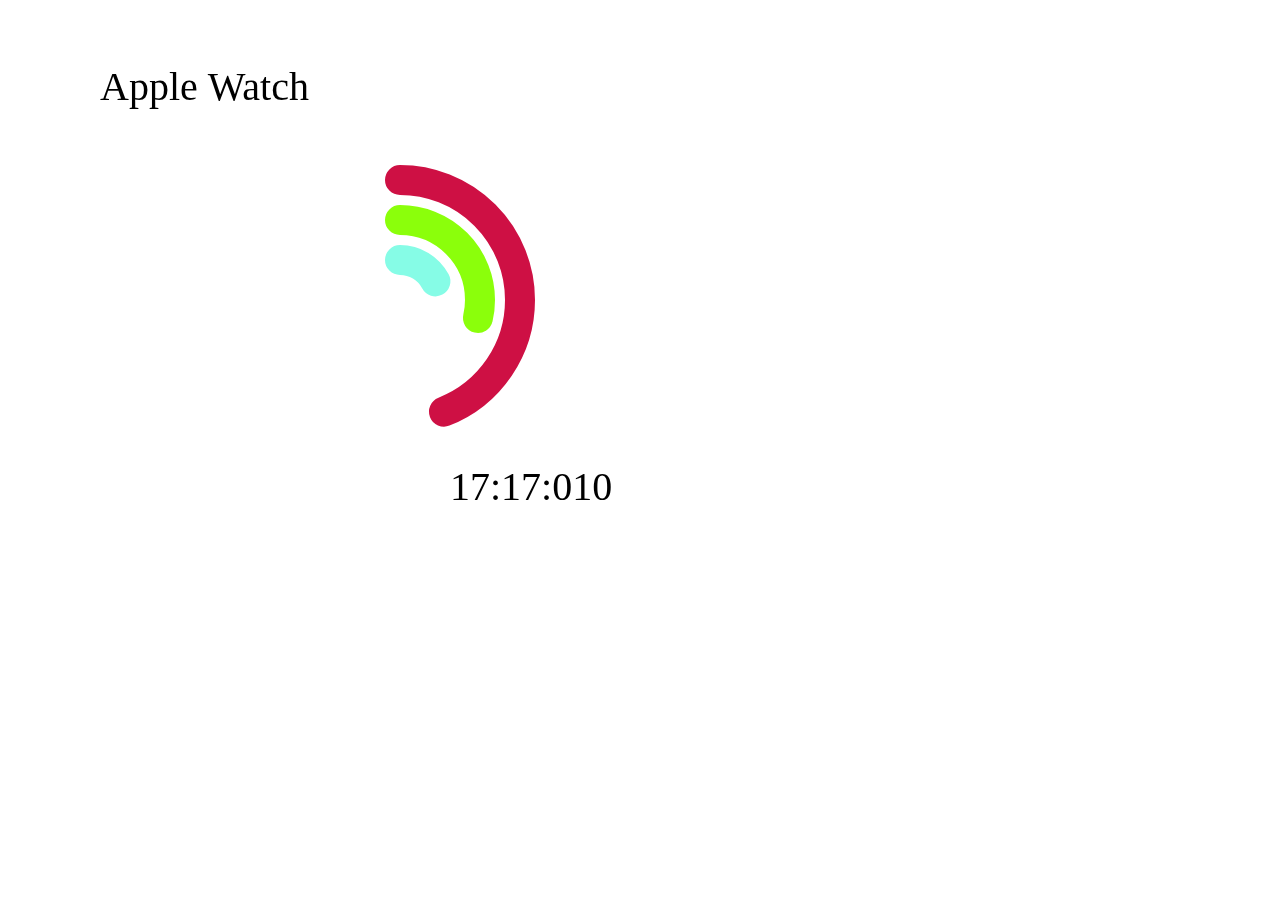
<file: html5_work/canvas-apple-watch.html>
<!DOCTYPE html>
<html lang="en">
<head>
	<meta charset="UTF-8">
	<title>canvas apple watch</title>
	<style>
		body{
			margin: 0;
		}

		canvas{
			background-color: white;
		}
	</style>
</head>
<body>
	<canvas id="canvas" width="800" height="600"></canvas>
	<script>
		var canvas = document.getElementById('canvas');

		var ctx = canvas.getContext('2d');
		var degree = 0;

		ctx.lineWidth = 30;
		ctx.lineCap = 'round';

		ctx.font = "40px chivo"
		ctx.textBaseLine = "middle";
		ctx.textAlign = "left";


		setInterval(function(){
			ctx.clearRect(0,0,canvas.offsetWidth,canvas.offsetHeight)

			ctx.fillText('Apple Watch',100,100);

			var date = new Date();

			var hours = date.getHours();
			var minutes = date.getMinutes();
			var seconds = date.getSeconds();
			var milliseconds = date.getMilliseconds();

			// 时针
			drawArc(0,(hours+minutes/60)%12/12*360);

			// 分针
			drawArc(1,(minutes+seconds/60)/60*360);

			// 秒针
			drawArc(2,(seconds+milliseconds/1000)/60*360);

			ctx.fillText(`${addZero(hours)}:${addZero(minutes)}:${addZero(seconds)}`,450,500);
		},16)

		function drawArc(kind,enDegree){
			var radiusArray = [120,80,40];
			var colorArray = ["#CE1044","#8BFF0B","#86FCE6"]

			ctx.beginPath();
			ctx.strokeStyle = colorArray[kind]
			ctx.arc(400,300,radiusArray[kind],d2a(0-90),d2a((enDegree)-90),false);

			ctx.stroke();
		}

		function a2d(rad){
			return rad/Math.PI*180;
		}

		function d2a(degree){
			return degree*Math.PI/180;
		}

		function addZero(number){
			return number > 10 ? number : '0' + number;
		}
	</script>
</body>
</html>
</file>
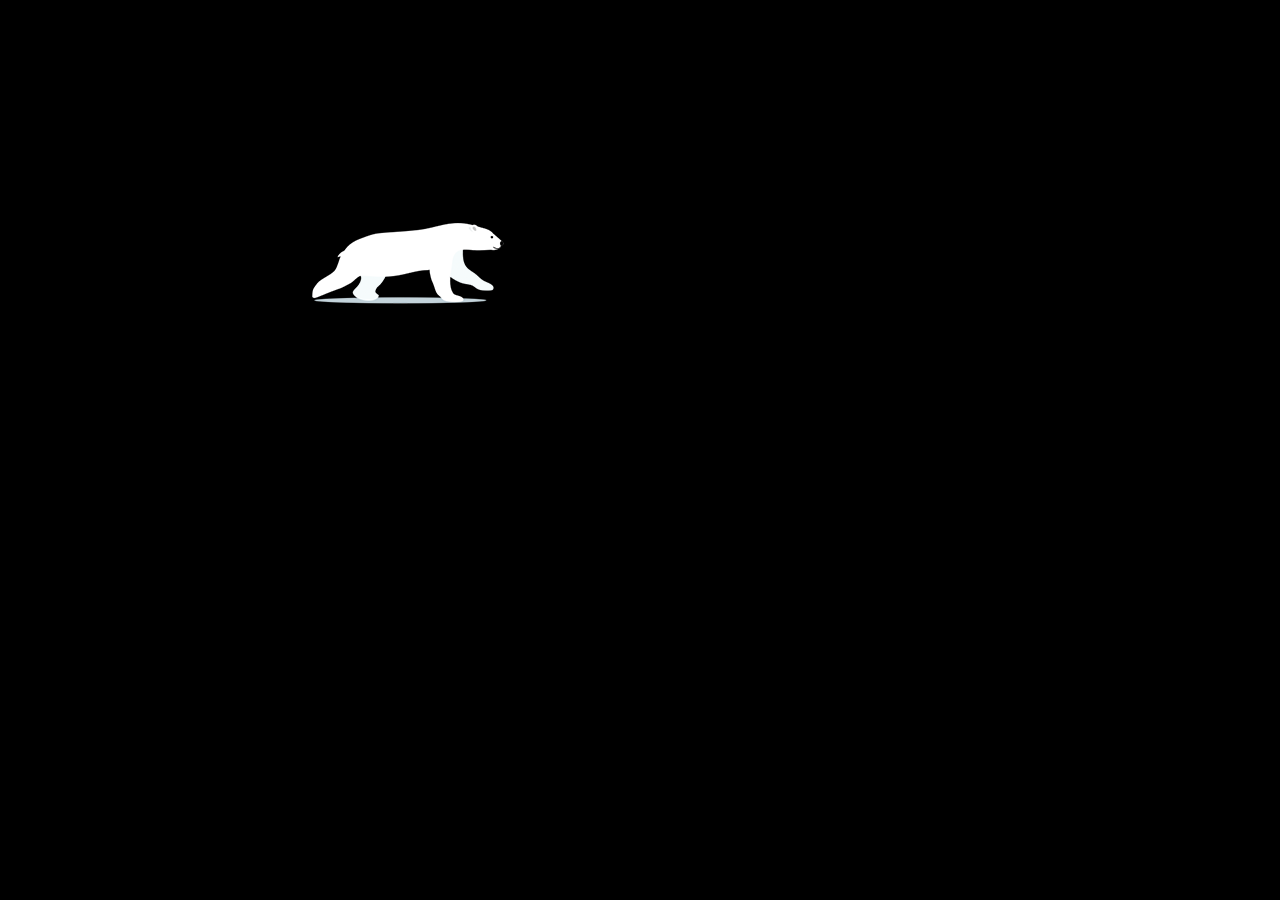
<file: html5_work/canvas-bear.html>
<!DOCTYPE html>
<html lang="en">
<head>
	<meta charset="UTF-8">
	<title>canvas running bear</title>
	<style>
		body{
			background-color: black;
		}

		canvas{
			/*background-color: white;*/
			transform: translate(300px,200px);
		}
	</style>
</head>
<body>
	<canvas id="canvas" width="200" height="100"></canvas>
	<script>
		var canvas = document.getElementById('canvas');

		var ctx = canvas.getContext('2d');

		var oImage = new Image();

		oImage.src = '../images/work/bear.png';

		var index = 0;

		oImage.onload = function(){			
			setInterval(function(){
				ctx.clearRect(0,0,300,300)

				ctx.drawImage(oImage,
					(index%8)*200,0,200,100,
					0,0,200,100
				)
			},16)

			setInterval(function(){
				index ++;
			},60);
		}
	</script>
</body>
</html>
</file>
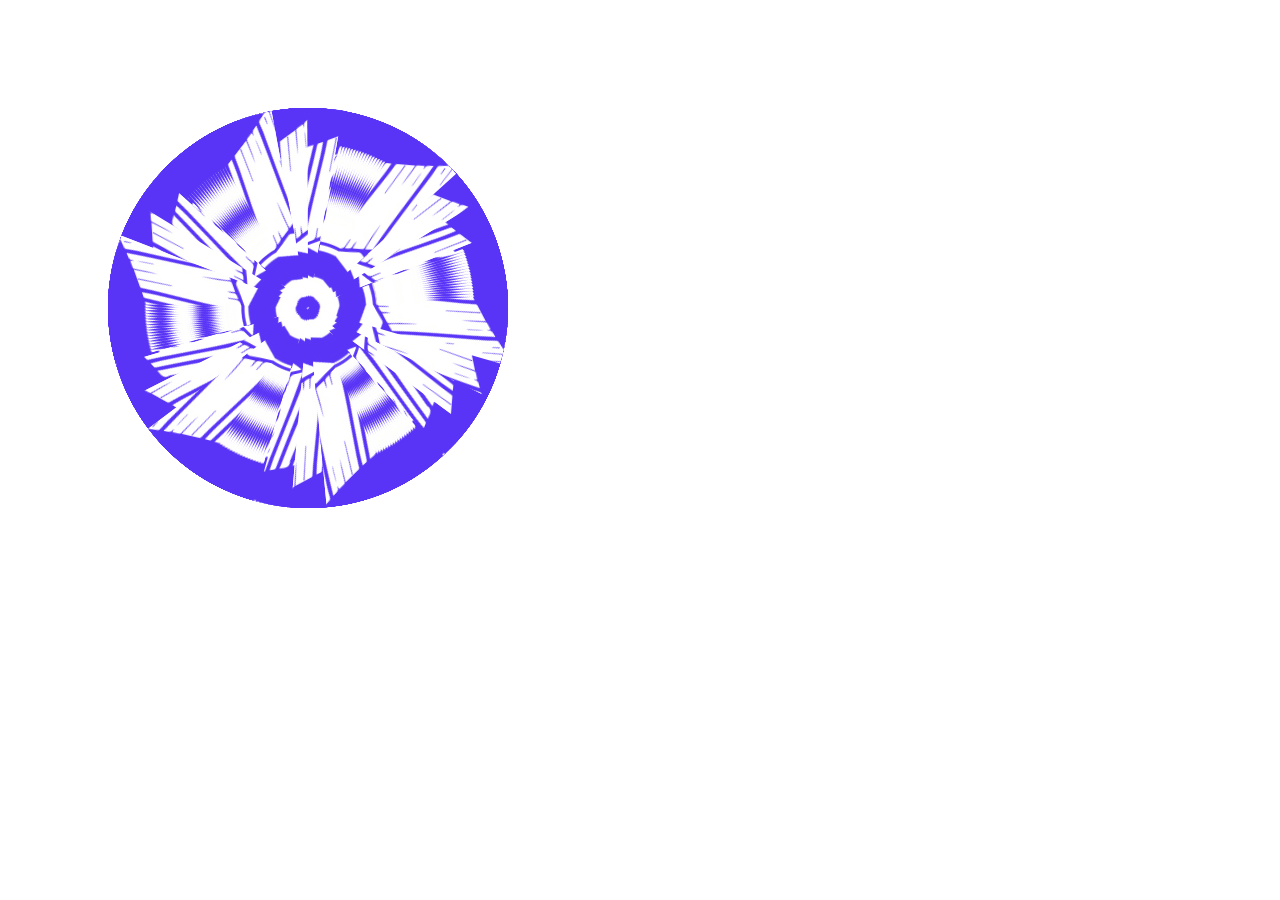
<file: html5_work/canvas.html>
<!DOCTYPE html>
<html lang="en">
<head>
	<meta charset="UTF-8">
	<title>canvas动画</title>
</head>
<body>
	<canvas width="600" height="600"></canvas>
	<script>
		var canvas=document.querySelector('canvas');

		var ctx=canvas.getContext('2d');

		var count=10;

		var oImage =new Image();
		oImage.src="../images/work/bg_kaleidos3.jpg";

		var delta=0;

		oImage.onload=function(){
			var pattern=ctx.createPattern(oImage,'repeat');

			setInterval(function(){
				for (var i = 0; i < 18; i++) {
					ctx.beginPath();

					ctx.save();
						ctx.fillStyle=pattern;
						ctx.translate(300,300);
						ctx.rotate(d2a(20+i) + delta);
						ctx.moveTo(0,0);
						ctx.arc(0,0,200,d2a(0+delta),d2a(20+delta),false);
						ctx.closePath();
						ctx.fill();
					ctx.restore();
				}
			},16);

			setInterval(function(){
				delta++;
			},30);
		};

		function d2a(degree){
			return degree*Math.PI/180;
		}
	</script>
</body>
</html>
</file>
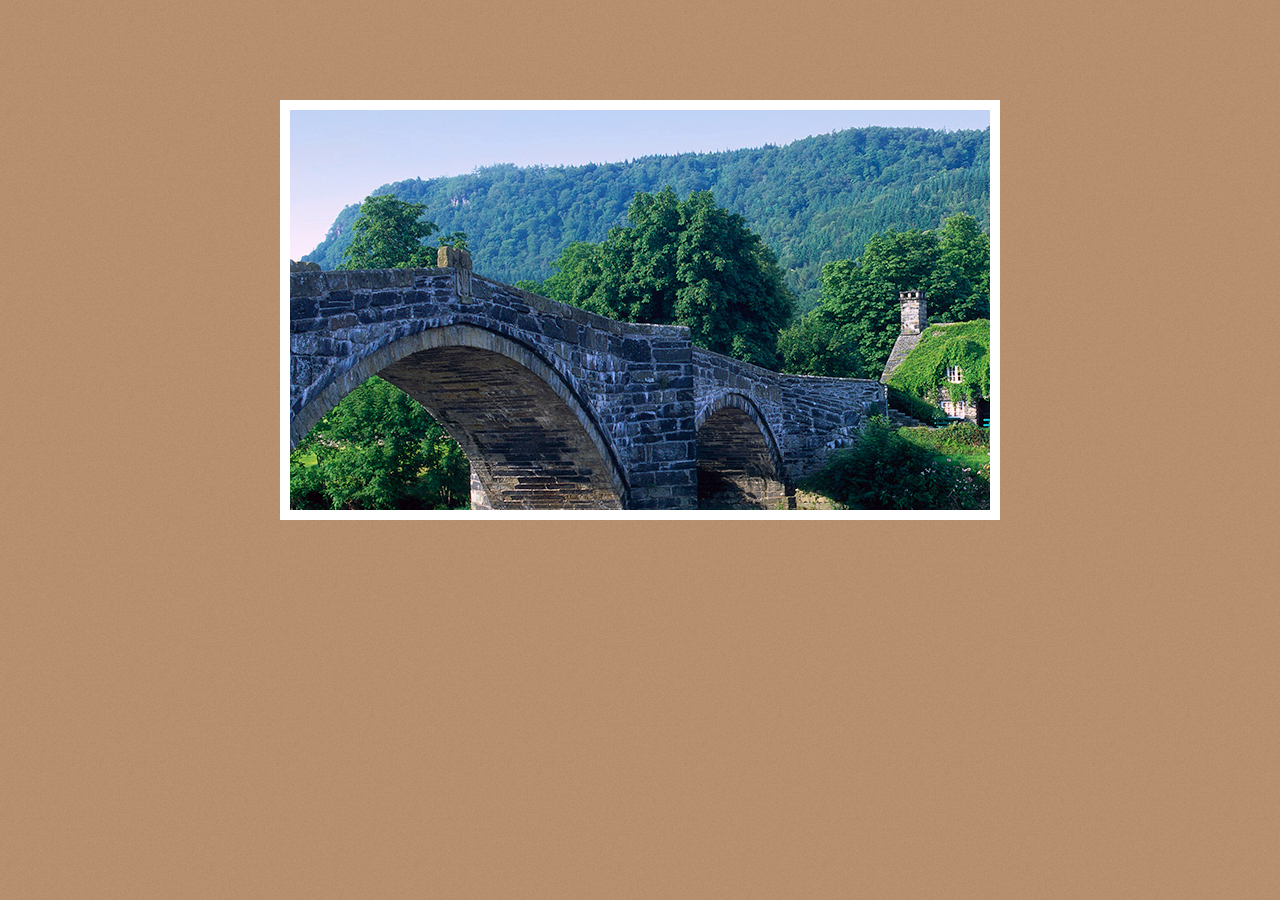
<file: html5_work/爆炸.html>
<!DOCTYPE html>
<html lang="en">
<head>
	<meta charset="UTF-8">
	<title>爆炸效果</title>
	<style type="text/css">
		body{
			background:#B68F6D url(../images/work/noise.png);
		}
		.container{
			width: 700px;
			height: 400px;
			border: 10px solid rgb(255,255,255);
			margin: 100px auto;
			transform-style: preserve-3d;
			perspective: 800px;
		}
		.block{
			width: 100px;
			height: 100px;
			float: left;
		}
	</style>
</head>
<body>
	<div class="container"></div>
	<script type="text/javascript">
		var oContainer=document.querySelector('.container');

		var cols=7;
		var rows=4;
		var currentIndex=0;
		var bReady=true;

		for (var row = 0; row < rows; row++) {
			for (var col = 0; col < cols; col++) {
				var oDiv=document.createElement('div');
				oDiv.classList.add('block');
				oDiv.dataset.col=col;
				oDiv.dataset.row=row;
				oDiv.style.backgroundImage=`url(../images/work/show${currentIndex}.jpg)`;
				oDiv.style.backgroundPosition=`${-100*col}px ${-100*row}px`;
				oContainer.appendChild(oDiv);
			}
		}
		oContainer.style.backgroundImage=`url(../images/work/show${currentIndex+1}.jpg)`;


		var aDiv=document.querySelectorAll('.block');
		document.onclick=function(){
			if(!bReady)return;
			bReady=false;
			
			aDiv.forEach(function(oDiv,index){
				var col=oDiv.dataset.col;
				var row=oDiv.dataset.row;
				oDiv.style.transition=`0.7s ${rnd(0,300)}ms`;
				oDiv.style.transform=`translateX(${col-3}px) translateY(${row-2}px) translateZ(600px) rotateX(-${rnd(0,180)}deg) rotateY(${rnd(0,180)}deg)`;
				oDiv.style.opacity=0;
			});
			setTimeout(function(){
				currentIndex++;
				oContainer.style.backgroundImage=`url(../images/work/show${(currentIndex+1)%3}.jpg)`;
				aDiv.forEach(function(oDiv,index){
				//	console.log(oDiv)
					oDiv.style.transition=``;
					oDiv.style.transform=``;
					oDiv.style.opacity=1;
					oDiv.style.backgroundImage=`url(../images/work/show${currentIndex%3}.jpg)`;
				});	
				bReady=true;		
			},1000)
		};
		function rnd(m,n){
			return parseInt(Math.random()*(n-m)+m);
		}
	</script>
</body>
</html>
</file>
<file: css/index.css>
a:hover{
		text-decoration: underline;
	}
	p, li {
	    font-size: 1.7em;
	    font-family: '微软雅黑',Arial;
	    color: #5c5c5c;
	    line-height: 1.5em;
	    padding: 9px 0;
	}
	@font-face{
		font-family: 'Open Sans';
		src:  url('../font_family/opensans.ttf');
		font-weight: 300;
		font-style: normal;
	}
	body{
		width:100%;
		height:100%;
		padding:0;
		margin:0;
		display:block;
		font-family: 'Raleway','微软雅黑';
		font-size: 62.5%;
    	color: #434343;
		animation: fadeIn 1s .1s ease both;
	}
	body *{
		transition-property: font-size,margin,padding;
		transition-duration: 0.2s;
		transition-timing-function: ease-in-out;
	}
	@keyframes fadeIn{
		0% {
			opacity: 0;
		}
		100% {
			opacity: 1;
		}
	}
	#header {
		display: table;
		width: 100%;
		height: 700px;
		position: fixed;
		top: 0;
		left: 0;
		background: #4bb8d2;
		background: url(../images/bg2.jpg) no-repeat center;
		z-index: 1;
		background-size:cover;
	}
	#header h1 {
		display: table-cell;
		vertical-align: middle;
		text-align: center;
		animation: fadeInUp .8s .5s ease both;
	}
	@keyframes fadeInUp{
		0% {
			opacity: 0;
			-webkit-transform: translateY(25px);
		}
		100% {
			opacity: 1;
			-webkit-transform: translateY(0);
		}
	}
	#header h1 span {
    	color: #000;
    	font-size: 0.30em;
	}
	h1{
		color: #fff;
    	font-size: 7em;
    	font-weight: bold;
 		line-height: 0.8em;
	}
	#contentContainer{
		width: 100%;
		margin-top: 700px;
		background: #fff;
		position: relative;
		z-index: 2;
		box-shadow: rgba(35,35,50,0.8) 0px 0px 11px -2px;
	}
	#work h2 {
		padding-top: 75px;
		padding-bottom: 50px;
	}
	h2.gray{
		font-size: 5.2em;
		color: #ccc;
	}
	h2 {
		display:block;
		text-align: center;
		padding: 12px 20px;
		font-size: 3em;
		font-weight: bold;
		margin: 0px; 
	}
	h3{
	    font-size: 1.8em;
	    font-weight: bold;
	    width: 100%;
	    margin: 0 auto;
	}
	h4{
		font-size: 54px;
    	text-align: center;
        font-weight: bold;
    	font-family: 'Open Sans', sans-serif ;
    	margin-bottom: 20px;
    	margin-top: 20px;
    	box-sizing: border-box;

	}
	#contentContainer img{
		width:100%;
	}
	#workPreview{
		min-width: 360px !important;
		margin: 0px auto;
		height: 1150px;
		width: 1000px;

	}
	.animateWidth{
		transition-timing-function: ease-in-out;
	}
	.workItem{
    	float: left;
		text-align: center;
		cursor: pointer;
		overflow: hidden;
		margin-right:10px;
		width: 380px;
		/*尝试用全局写法*/
	}
	.workItemTable{
		text-align: center;
		cursor: pointer;
		overflow: hidden;
		background-position: 50% 50%;
		background-size: 100% 100%;
		background-repeat: no-repeat;
		transition-property: background-size;
		transition-timing-function: ease;
		position: relative;
		width: 100%;
		/*background-color:#87CEFA;*/
		display: table;
		margin-bottom: 10px;
	}
	.workItemTable:hover{
		background-size:105% 105%;
	}
	.animateWidth .right{
		margin-top: 390px;
	}
	.right{
		margin-right:0;
		width: 204px;
	}
	.item1{
		height: 380px;
		background-image: url(../images/index1.jpg);
	}
	.item2{
		height: 412px;
		background-image: url(../images/index2.jpg);
	}
	.item3{
		height: 338px;
		background-image: url(../images/index3.jpg);
	}
	.item4{
		height: 380px;
		background-image: url(../images/index4.jpg);
	}
	.item5{
		height: 214px;
		background-image: url(../images/index5.jpg);
	}
	.item6{
		height: 338px;
		background-image: url(../images/index6.jpg);
		margin-top:208px;
	}
	.item7{
		height: 412px;
		background-image: url(../images/index7.jpg);
	}
	.item8{
		height: 338px;
		background-image: url(../images/index8.jpg);
	}

	.workItem .mask{
		width:100%;
		height:100%;
		background-color:#62a2bb;
		opacity:0;
		z-index:2;
		position: absolute;
	}
	.info{
		vertical-align: middle;
		position: relative;
		z-index: 3;
		color: #fff;
		opacity:0;
		display: table-cell;
	}
	.workItem .info p, .workItem .info li, .workItem .info a{
    	color: #fff ;
    	text-shadow: 1px 1px 1px rgba(35,35,50,0.2);
	}
	.info p{
		width: 100%;
		margin: 0 auto;
	}
	.about{
		width: 100%;
		height: 390px;
		overflow: hidden;
		background-color: #f5f4f4;
	}
	.about img{
		width: 100%;
    	min-width: 707px;
    	position: relative;
	}
	.about .col{
		float: left;
	}
	.about .left{
		width: 46%;
		height: 100%;
		margin-right: 5%;
		overflow: hidden;
	}
	.about .right{
		width: 40%;
		padding-right: 7%;

	}
	.about p, .contact p{
		/*padding: 25px 0 0 0;*/
	    text-align: left;
	    font-size: 1.5em;
	    line-height: 1.8em;
	    color: #969696;
	}
	.about a{
		color: #4bb8d2;
	}
	p.lead{
		text-align: center;
    	color: #727878;
    	font-size: 2em;
    	font-weight: 300;
    	line-height: 1.4;
    	margin: 0 0 20px;
    	font-family: 'Open Sans', sans-serif ;
	}
	.contact{
		padding:40px 180px 40px;
	}
	.contact a{
		font-weight: bold;
    	letter-spacing: 1px;
    	color: #b3b3b3;
    	font-size: 1.8em;
		line-height: 1.8em;
		background: url(../images/icon1.png) no-repeat;
		background-size:contain;
		padding-left: 38px;
		display: block;
		margin: 30px auto 0;
		width: 250px;
	}
	.contact a:hover{
		background: url(../images/icon2.png) no-repeat;
		background-size:contain;
		color: #fff;
		text-decoration: none;
	}
	.contact h3{
		color: #8e8e8e;
		font-size: 2em;
		margin: 10px 0;
	}
	.contact h4{
		color:#FFFFFF !important;
	}
	.contactWrapper{
		background-color: #434242;
	}
	.footer{
		background-color:#000;
		width: 100%;
		height: 40px;
		padding: 20px 0;
		font-size: 1.7em;
		font-family: helvetica , Arial;
		color: #6d6d6d;
		text-align: center;
		display:block;
		position: relative;
		z-index: 2;
	}
</file>
<file: html_work/二手车/css/style.css>
/* LESS Document */
body {
  background: #f2f2f2;
}
body .head .logo {
  width: 28%;
  min-width: 140px;
  max-width: 280px;
  display: table;
}
body .head .logo a {
  display: table-cell;
  vertical-align: middle;
  height: 50px;
}
body .head .logo a img {
  width: 100%;
}
body .head .map a {
  display: block;
  line-height: 50px;
  background: url(../img/map.png) no-repeat 0 50%;
  padding-left: 14px;
}
body .content {
  min-width: 320px;
  max-width: 640px;
  margin: 0 auto;
}
body .content .banner_box {
  position: relative;
}
body .content .banner_box .banner a {
  display: block;
}
body .content .banner_box .banner a img {
  width: 100%;
}
body .content .banner_box .seach {
  position: absolute;
  width: 100%;
  bottom: 10px;
  box-sizing: border-box;
  padding: 0 10px;
}
body .content .banner_box .seach input {
  width: 100%;
  height: 36px;
  box-sizing: border-box;
  padding-left: 46px;
}
body .content .banner_box .seach i {
  position: absolute;
  width: 15px;
  height: 18px;
  background: url(../img/soo.png) no-repeat;
  top: 50%;
  margin-top: -9px;
  left: 25px;
}
body .content .banner_box .dot {
  position: absolute;
  padding: 3px 6px;
  background: #000;
  opacity: 0.5;
  top: 10px;
  right: 10px;
  border-radius: 5px;
}
body .content .banner_box .dot li {
  float: left;
  width: 5px;
  height: 5px;
  background: #fff;
  margin-left: 2px;
  border-radius: 50%;
}
body .content .banner_box .dot li:first-child {
  margin-left: 0;
}
body .content .banner_box .dot li.active {
  background: #F60;
}
body .content .list {
  background: #fff;
}
body .content .list li {
  float: left;
  width: 25%;
  border-left: 1px solid #f2f2f2;
  box-sizing: border-box;
  text-align: center;
}
body .content .list li:last-child {
  border-left-color: #fff;
}
body .content .list li a {
  display: block;
  padding: 10px 0;
}
body .content .list li a i {
  display: block;
  width: 35px;
  height: 35px;
  background: url(../img/icon1.png) no-repeat;
  margin: 0 auto 3px;
}
body .content .list li:nth-child(2) i {
  background-image: url(../img/icon2.png);
}
body .content .list li:nth-child(3) i {
  background-image: url(../img/icon3.png);
}
body .content .hot {
  margin: 10px 0;
}
body .content .hot li {
  width: 50%;
}
body .content .hot li a {
  display: block;
}
body .content .hot li a img {
  width: 100%;
}
body .content .hot li:first-child {
  border-left: 1px solid #fff;
  box-sizing: border-box;
}
body .content .hot li:last-child {
  border-left: 1px solid #f2f2f2;
  box-sizing: border-box;
}
body .content .hot li:last-child a:last-child {
  border-top: 1px solid #f2f2f2;
  box-sizing: border-box;
}
body .content .column {
  background: #fff;
}
body .content .column .sub_column {
  overflow: hidden;
}
body .content .column .sub_column:nth-child(2) h3 {
  border-left-color: #4881c9;
}
body .content .column .sub_column:nth-child(3) h3 {
  border-left-color: #48c242;
}
body .content .column .sub_column h3 {
  margin: 10px 0;
  border-left: 5px solid #f37e0b;
  padding-left: 10px;
  height: 21px;
  line-height: 21px;
}
body .content .column .sub_column ul li {
  float: left;
  width: 25%;
  text-align: center;
  border: 1px solid #ddd;
  box-sizing: border-box;
  border-left: none;
  margin-top: -1px;
}
body .content .column .sub_column ul li.cb {
  border-right-color: #fff;
}
body .content .column .sub_column ul li a {
  display: block;
  padding: 16px 0;
}
body .content .column .sub_column.brand img {
  width: 100%;
  margin-bottom: 5px;
}
body .content .tips {
  margin-top: 10px;
}
body .content .tips .tips_top a {
  width: 50%;
  display: block;
  box-sizing: border-box;
}
body .content .tips .tips_top a:first-child {
  border-right: 1px solid #f2f2f2;
}
body .content .tips .tips_top a:last-child {
  border-left: 1px solid #f2f2f2;
}
body .content .tips .tips_top a img {
  width: 100%;
}
body .content .tips .tips_bottom {
  width: 100%;
  display: block;
}
body .content .tips .tips_bottom img {
  width: 100%;
}
body .foot {
  background: #fff;
  overflow: hidden;
}
body .foot .p1 {
  margin-top: 19px;
  margin-bottom: 15px;
  text-align: center;
}
body .foot .p1 a.b {
  padding: 0 5px;
  border-left: 2px solid #ddd;
  border-right: 2px solid #ddd;
}
body .foot .p2 {
  margin-bottom: 20px;
  text-align: center;
  color: #9c9c9c;
}
body .foot .p2 span {
  color: #ff9e06;
}
</file>
<file: html_work/二手车/css/common.css>
@charset "utf-8";
/* CSS Document */

body,i,b, ul, ol, li, p, h1, h2, h3, h4, h5, h6, form, fieldset, table, td, img, div, dl, dt, dd, input { margin: 0; padding: 0; border: 0; font-size: 12px; font-family: '\65B0\5B8B\4F53', '\5B8B\4F53', Verdana; font-weight:normal;  font-style:normal;}

ul, ol { list-style-type: none; }
select, input, img { /*vertical-align: middle; */ outline: none; display:block; }
a { text-decoration: none;color:#000; }
a { blr:expression(this.onFocus=this.blur())
}
a ,input{ outline: none; }
html {/* overflow-x: hidden; */}
.clearfix:after { content: ""; display: block; clear: both; }
.clearfix { zoom: 1; }
.fl { float: left; }
.fr { float: right; }
</file>
<file: html_work/大通汽车/css/common.css>
@charset "utf-8";
/* CSS Document */

body,i,b, ul, ol, li, p, h1, h2, h3, h4, h5, h6, form, fieldset, table, td, img, div, dl, dt, dd, input { margin: 0; padding: 0; border: 0; font-size: 12px; font-family: '\65B0\5B8B\4F53', '\5B8B\4F53', Verdana; font-weight:normal;  font-style:normal;}

ul, ol { list-style-type: none; }
select, input, img { vertical-align: middle; /*outline: none;*/ }
a { text-decoration: none;color:#000; }
a { blr:expression(this.onFocus=this.blur())
}
a ,input{ outline: none; }
html {/* overflow-x: hidden; */}
.clearfix:after { content: ""; display: block; clear: both; }
.clearfix { zoom: 1; }
.fl { float: left; }
.fr { float: right; }
</file>
<file: html_work/大通汽车/css/style.css>
@charset "utf-8";

body{
	background:url(../img/bigbg.png) repeat-y;
}
/*头部开始*/
.head .friendlink{
	height:27px;
	background:url(../img/bg.png) repeat-x;
	border-bottom:1px solid #ddd;
}
.head .friendlink1{
	width:950px;
	height:27px;
	margin:0 auto;
	text-align: center;
	line-height: 27px;
}
.head .friendlink .mark{
	width:161px;height:21px;
	background: url(../img/mark.png) no-repeat;
}
.head .link1 a{
	font:12px "微软雅黑";
	color:#303030;
}
.head .link1 b{
	width:1px;height: 27px;
	background: url(../img/xian.png) no-repeat;
	margin:0 11px;
}
.head .link2{
	width:102px;height: 19px;
	border:1px solid #dfd7ca;
	background: url(../img/xian1.png) repeat-x;
	text-align: center;
	line-height: 19px;
	margin-left:56px;
	margin-top: 3px;
	display:table-cell;
	vertical-align:middle;
	position:relative;
}
.head .link .link2 span{
	font:12px "微软雅黑";
	color:#ee0000;
}
.head .link2 i{
	/*display: inline-block;*/
	position:absolute;
	width:17px; height: 17px;
	background: url(../img/3.png) no-repeat;
	left:61px;
}
.head .logo{
	height:99px;
	width: 950px;
	margin: 0 auto;
}
.head .logo h1{
	font:bold 20px "微软雅黑";
	color:#434247;
	margin-top: 44px;
	margin-left:15px;
}
.head .tel{margin-left:714px;position:relative;}
.head .tel i{
/*	display: inline-block;*/
	position:absolute;
	width:33px; height: 22px;
	background: url(../img/tel.png) no-repeat;
	left:-40px;
	top:-5px;;
}
.head .tel span{
	font:15px "微软雅黑";
	color:#000;
}
.head .tel b{
	font:15px "微软雅黑";
	color:#838586;
}
.head .nav{
	height:40px;
	background: url(../img/xian2.png) repeat-x;
	border-top:1px solid #868686;
	border-bottom:1px solid #868686;
}
.head .nav1{
	width:950px;height: 40px;
	margin:0 auto;
	text-align: center;
}
.head .nav1 u{
	margin-left: 18px;
	margin-right: 7px;
}
.head .nav1 li{
	float: left;
	padding:0 24px;
	font:14px "微软雅黑";
	line-height: 40px;
}
.head .nav1 li a{color:#fff;}
/*头部结束*/

/*页尾*/
.footer{height: 129px;}
.footer .kong{
	width:950px;height: 10px;
}
.footer .foot{
	width:950px;
	height:118px;
	margin: 0 auto;
	background: url(../img/xian3.png) repeat-x;
	border-top:1px solid #7b7e83;
}
.footer .foot h3{
	font:bold 24px "微软雅黑";
	margin-left: 13px;
	margin-top:40px;
}
.footer .foot h3 a{color: #62443c;}
.footer .footl{
	margin-top: 33px;
	margin-right: 17px;
}
.footer .footl p{
	font:12px "微软雅黑";
	color: #6b6c6e;
	line-height: 25px;
	text-align: right;
}
/*页尾结束*/

/*content*/
.content_box{width:950px;margin:0 auto;margin-top:9px;}
.content_box .banner a{display:block;}/*上面汽车图*/

/*第一个左侧导航*/
.content_box .content{background:#fff;}
.content_box .subnav{width:219px; height:320px; border:1px solid #dfdfdf;
	background:url(../img/main2.png) repeat-x; margin-top:11px;
	margin-left:4px;margin-right:15px;}
.content_box .subnav ul{ margin:7px 6px 4px 7px; }
.content_box .subnav ul li{ width:191px; height:28px; border:1px solid #cbcbc9;
	padding-left:13px; background:url(../img/main.png) repeat-x;
	 line-height:28px; margin-bottom:8px;}
.content_box .subnav ul li a{ color:#606060; font-size:12px; font-weight:bold;}
.content_box .subnav ul li.main_1{ margin-bottom:14px;}
.content_box .subnav ul li.main_active a{ color:#63cef2;}
/*第一个左侧导航结束*/

/*第二个左侧导航*/
.content_box .subnav2{ width:219px; height:320px; border:1px solid #dfdfdf;
	background:url(../img/main2.png) repeat-x; margin-top:11px;
	margin-left:4px}
.content_box .subnav2 ul{  margin:7px 6px 4px 7px;}
.content_box .subnav2 ul li{ width:204px; height:28px; border:1px solid #cbcbc9;
	 background:url(../img/main.png) repeat-x; text-align:center;
	 line-height:28px; margin-bottom:8px;}
.content_box .subnav2 ul li a{ color:#606060; font-size:12px; font-weight:bold;}
.content_box .subnav2 ul li.main_1{ margin-bottom:14px;}
.content_box .subnav2 ul li.main_active a{ color:#63cef2;}
.content_box .subnav2 .main_1{ background:url(../img/main_3.png) repeat-x;}
.content_box .subnav2 .main_1 a{ color:#fff;}	
.content_box .subnav2 .main_2{ background:url(../img/main_4.png) repeat-x;}	
.content_box .subnav2 .main_3{ background:url(../img/main_5.png) repeat-x;}	
.content_box .subnav2 .main_4{ width:140px; margin:8px auto; position:relative;
	padding-left:40px;}	
.content_box .subnav2 .main_4 .main_icon{ position:absolute; width:11px; height:13px;
	background:url(../img/main_6.png) no-repeat; left:57px; top:9px;}	
	
.subnav2 .main_hover{ width:205px; height:120px; display:none;}	
.subnav2 .main_5:hover+.main_hover{ display:block;}	
.subnav2 .main_6{ margin-top:10px; }

/*第二个左侧导航结束*/




/*首页样式*/
.index_content_box{
	width:950px;
	margin: 0 auto;
}
.index_content_box{
	width:950px;
	margin: 0 auto;
}
.index_content_box .banner{margin:10px 0;}
.index_content_box .banner a{display:block;}
.index_content_box .content .img{height:174px;display:table-cell;vertical-align:middle;background:#b2b5bc;padding-left:58px;padding-right:36px;position:relative;}
.index_content_box .content .img a{display:block;border:1px solid #777;margin-right:31px;}
.index_content_box .content .img span{position:absolute;width:18px;height:20px;background:url(../img/prev.png) no-repeat;top:50%;margin-top:-9px;cursor:pointer;}
.index_content_box .content .img span.prev{left:20px;}
.index_content_box .content .img span.next{right:20px;
background-position:-18px 0;}
.index_content_box .content .introduction_box{margin-bottom:10px;}
.index_content_box .content .introduction_box .left{background:url(../img/index_bg.png) repeat-y;width:476px;}
.index_content_box .title{position:relative;height:34px;}
.index_content_box .title h3{font:bold 12px/34px "宋体";color:#4d4e50;padding-left:31px;border-bottom:1px solid #8b8c92;}
.index_content_box .title .icon{position:absolute;width:19px;height:16px;background:url(../img/icon.png) no-repeat;top:50%;margin-top:-8px;left:4px;}
.index_content_box .title .more{position:absolute;right:11px;
bottom:9px;}
.index_content_box .content .introduction{padding:10px 10px 15px 11px;color:#4d4e50;font:12px/26px "宋体";text-indent:2em;}
.index_content_box .content .introduction a{color:#4d4e50;}
.index_content_box .content .introduction_box .right{width:474px;background:#aaaeb7;}
.index_content_box .content .introduction_box .right .news{background:#cfd0d5;padding:10px 12px 20px 18px;}
.index_content_box .content .introduction_box li{font:12px/24px "宋体";border-bottom:1px dashed #000;padding-left:8px;position:relative;}
.index_content_box .content .introduction_box li a{color:#313131;}
.index_content_box .content .introduction_box li .dot{position:absolute;width:3px;height:3px;background:#082881;left:0;top:10px;}
/*首页样式结束*/



/*促销信息*/
.main_sale{width:701px;padding-right:9px;margin-top:11px;height:582px;position:relative;}
.main_sale h3{font:bold 12px/27px "宋体";padding-left:29px;border-bottom:1px solid #dcdcdc;position:relative;}
.main_sale h3 i{position:absolute;width:19px;height:16px;background:url(../img/icon.png) no-repeat;left:5px;top:50%;margin-top:-8px;}
.main_sale .list{margin-top:16px;width:669px;height:86px;padding:14px 14px 11px 10px;background:#eee;}
.main_sale .list a.tit{font:bold 14px/1 "宋体";color:#565656;}
.main_sale .list a.tit span{color:#e00;}
.main_sale .list .xinxi{margin-top:16px;}
.main_sale .list .xinxi p{font:12px/23px "宋体";width:465px;color:#666;}
.main_sale .list .xinxi p a{color:#666;}
.main_sale .list .xinxi div{width:204px;}
.main_sale .list .xinxi div span{display:block;width:204;text-align:right;font:12px/23px "宋体";color:#666;}
.main_sale .dot{position:absolute;bottom:17px;left:50%;margin-left:-72px;}
.main_sale .dot a{width:32px;height:32px;background:url(../img/bottom1.png) no-repeat;font:bold 12px/32px "宋体";text-align:center;color:#787878;margin-right:5px;}
.main_sale .dot a.active{width:34px;height:34px;background:url(../img/bottom2.png);color:#fff;}
/*促销信息结束*/

/*促销详情*/
.main_sale1{width:701px;padding-right:9px;margin-top:11px;height:582px;}
.main_sale1 h3{font:bold 12px/27px "宋体";padding-left:29px;border-bottom:1px solid #dcdcdc;position:relative;}
.main_sale1 h3 i{position:absolute;width:19px;height:16px;background:url(../img/icon.png) no-repeat;left:5px;top:50%;margin-top:-8px;}
.main_sale1 .tit{width:595px;margin-left:48px;border-bottom:1px dotted #cbcbcb;text-align:center;color:#565656;}
.main_sale1 .tit h4{font:bold 16px/46px "宋体";}
.main_sale1 .tit p{font:11px/21px "宋体";margin-bottom:11px;}
.main_sale1 .tit p span{color:#ec0002;}
.main_sale1 a.img{display:block;margin-left:90px;margin-top:14px;margin-bottom:16px;}
.main_sale1 .wenzi p{font:13px/1 "宋体";margin-bottom:11px;color:#666;margin-left:91px;}
.main_sale1 .wenzi p a{color:#666;}
/*促销详情结束*/

/*news（market）页面开始*/
.content .main_news{
	height:593px; 
	position: relative;
	margin-top:9px;
}
.main_news .news_title{
	height: 29px;width: 701px;
	border-bottom: 1px solid #dcdcdc;
	position: relative;
}
.main_news .news_title i{
	position: absolute;
	width:19px;height:16px;
	background: url(../img/icon.png) no-repeat;
	bottom:7px;left:6px;
}
.main_news .news_title span{
	font:bold 12px "黑体";
	color:#333;
	line-height: 29px;
	padding-left:29px;
}

.main_news .news_head ul{
	margin:14px 25px 0 10px;
}
.main_news .news_head li{
	width:655px; height:27px;
	border-bottom: 1px solid #dcdcdc;
	padding: 0 10px;
	font:12px "微软雅黑";
	line-height: 27px;
}
.main_news .news_head li a,.main_news .news_head li span{
	color: #848484;		
}
.main_news .dot{position:absolute;bottom:17px;right:308px;}
.main_news .dot a{width:32px;height:32px;background:url(../img/bottom1.png) no-repeat;font:bold 12px/32px "宋体";text-align:center;color:#787878;margin-right:5px;}
.main_news .dot a.active{width:34px;height:34px;background:url(../img/bottom2.png);color:#fff;}
/*news（market）页面结束*/

/*about us页面开始*/
.content .main_about_us{
	height:874px; 
	margin-top:9px;
}
.main_about_us .aboutus_title{
	height: 29px;width: 700px;
	border-bottom: 1px solid #dcdcdc;
	position: relative;
}
.main_about_us .aboutus_title i{
	position: absolute;
	width:19px;height:16px;
	background: url(../img/icon.png) no-repeat;
	bottom:7px;left:6px;
}
.main_about_us .aboutus_title span{
	font:bold 12px "黑体";
	color:#333;
	line-height: 29px;
	padding-left:29px;
}

.main_about_us .aboutus_head{
	margin-top: 15px;
	width:677px;
	padding-right: 20px;
	padding-left: 12px;
}
.main_about_us .aboutus_head1 p{
	font:12px "微软雅黑";
	color: #676767;
	line-height: 23px;
	margin-bottom: 25px;
}
.main_about_us .aboutus_head1 img{
	width:665px;height:174px;
	margin-bottom: 28px;
}
.main_about_us .aboutus_foot{
	margin-top: 55px;
}
.main_about_us .aboutus_foot p{
	font:bold 12px "微软雅黑";
	color: #666;
	text-align: center;
}
/*about us页面结束*/

/*联系我们contact*/
.content .main_contact{
	height:798px; 
	margin-top:9px;
}
.main_contact .main_contact_title{
	height: 29px;width: 700px;
	border-bottom: 1px solid #dcdcdc;
	position: relative;
}
.main_contact .main_contact_title i{
	position: absolute;
	width:19px;height:16px;
	background: url(../img/icon.png) no-repeat;
	bottom:7px;left:6px;
}
.main_contact .main_contact_title span{
	font:bold 12px "宋体";
	color:#333;
	line-height: 29px;
	padding-left:29px;
}
.main_contact_information{
	margin-top:12px;margin-left:28px;
}
.main_contact_information span{
	font:13px "宋体";
	line-height:27px;
}
.main_contact_information .s1{
	font-weight:700;
	color:#2c2c2c;
}
.main_contact_information .s2{
	font-size:11px;
	color:#636363;
}
.mian_contact_maplabeling{
	margin-top:34px;margin-left:28px;
}
.mian_contact_maplabeling a{
	font:bold 13px "宋体";
	display:block;
	width:106px;height:25px;
	text-align:center;
	line-height:25px;
	background:url(../img/contact_xian.png) repeat-x;
	border:1px solid #bcbcbc;
	border-radius:2px;
}
.mian_contact_map{margin-top:30px;margin-left:28px;}
.mian_contact_map p{font-size:21px;color:#333;}
.mian_contact_map img{margin-top:18px;}

/*联系我们contact结束*/


/*raffle开始*/
.content .main_raffle{
	height:593px; 
	margin-top:9px;
}
.main_raffle .raffle_title{
	height: 29px;width: 700px;
	border-bottom: 1px solid #dcdcdc;
	position: relative;
}
.main_raffle .raffle_title i{
	position: absolute;
	width:19px;height:16px;
	background: url(../img/icon.png) no-repeat;
	bottom:7px;left:6px;
}
.main_raffle .raffle_title span{
	font:bold 12px "黑体";
	color:#333;
	line-height: 29px;
	padding-left:29px;
}

.main_raffle .raffle_head{
	margin-top: 6px;
	margin-left: 10px;
	position: relative;
}
.raffle_head .raffle_head1 {
	height:189px;width: 670px;
	border-bottom:1px dashed #cdcdcd;
}
.raffle_head .raffle_head2 {
	height:195px;width: 670px;
	border-bottom:1px dashed #cdcdcd;
	padding-top: 22px;
}
.raffle_head .raffle_head1 a{
	width: 167px;height: 167px;
}
.raffle_head .raffle_head2 a{
	width: 164px;height: 165px;
}
.raffle_head .raffle_head1 img,.raffle_head .raffle_head2 img{margin-right:16px;}
.raffle_head .raffle_head1 .rah,.raffle_head .raffle_head1 .rah{
	width:250px;height: 108px;
}
.raffle_head .raffle_head1 .rah{margin-top: 30px;}
.raffle_head .raffle_head2 .rah{margin-top: 24px;}
.raffle_head .raffle_head1 .rah h3,.raffle_head .raffle_head2 .rah h3{
	font:bold 14px "黑体";
	margin-bottom: 21px;
}
.raffle_head .raffle_head1 .rah h3 a,.raffle_head .raffle_head2 .rah h3 a{
	color:#000;
}
.raffle_head .raffle_head1 .rah p,.raffle_head .raffle_head2 .rah p{
	font: 12px "黑体";
	color:#000;
	margin-bottom: 14px;
}
.raffle_head .raffle_head1 .rah p b,.raffle_head .raffle_head2 .rah p b{
	font:bold 16px "黑体";
	color:#000;
}
.raffle_head .raffle_head1 .rah2{
	position: absolute;
	right:44px;top:65px;
}
.raffle_head .raffle_head2 .rah2{
	position: absolute;
	right:44px;bottom:82px;
}
.raffle_head .raffle_head1 .rah2 p,.raffle_head .raffle_head2 .rah2 p{
	font: 12px "黑体";
	color:#7f7f7f;
	margin-bottom: 12px;
}
/*raffle结束*/

/*discount页面开始*/
.content .main_discount{
	height:594px; 
	margin-top:9px;
}
.main_discount_title{
	height: 29px;width: 700px;
	border-bottom: 1px solid #dcdcdc;
	position: relative;
}
.main_discount_title i{
	position: absolute;
	width:19px;height:16px;
	background: url(../img/icon.png) no-repeat;
	bottom:7px;left:6px;
}
.main_discount_title span{
	font:bold 12px "宋体";
	color:#333;
	line-height: 29px;
	padding-left:29px;
} 
.main_discount_car{margin-left:18px;margin-top:20px;height:140px;width:665px;border-bottom:1px dotted #dbdbdb;}
.discount_car_l{width:130px;height:100px;background:#fff;border:1px solid #cdcdcd;position:relative;}
.discount_car_l img{margin:5px;}
.discount_car_l i{position:absolute;width:52px;height:52px;background:url(../img/discoun_coupon.png) no-repeat;right:-2px;top:-1px;}
.discount_car_r{margin-left:47px;}
.discount_car_r h4{font:bold 13px "宋体";color:#2f2f2f;margin-top:8px;margin-bottom:4px;}
.discount_car_r p{font-size:11px;color:#000;line-height:22px;}
.discount_car_r p span{color:#ff0500;}
.discount_car_r .print{display:block;width:73px;height:17px;font-size:12px;color:#666;text-align:center;line-height:17px;background:url(../img/discount_xian.png) repeat-x;border:1px solid #b1b1b1;border-radius:2px;}
.discount_car_r .download{display:block;height:17px;font-size:12px;color:#666;line-height:17px;background:url(../img/discount_xian.png) repeat-x;border:1px solid #b1b1b1;border-radius:2px;margin-left:6px;}
/*discount页面结束*/



/*展厅开始*/
/*展厅开始exhibition1*/
.exhibition_1{ margin-left:15px; width:700px; margin-top:10px;}
.exhibition_1 h2{ border-bottom:1px solid #dcdcdc; font-size:12px; margin-bottom:10px;
	color:#333; line-height:26px; margin-top:10px; width:672px; 	padding-left:30px; position:relative; font-weight:bold;
}	
.exhibition_1 h2 i{ display:block; width:19px; height:15px; 
	background:url(../img/exhibition1.png) no-repeat; position:absolute; left:5px; top:5px;}

.exh_left{ width:294px;}
.exh_left .exh6{ margin-bottom:11px;}	
.exh5 a{ float:left; margin-left:5px;}
.exh_right{ margin-left:50px;}
.exh_right h3{ font-size:14px; font-weight:bold; margin-bottom:21px; }
.exh_right p{  font-size:12px; line-height:30px; color:#000;}
.exh_right p span{ font-size:22px;}
.exh_right p a{ float:left; margin-right:1px; margin-top:7px;}
.exh_right p a:hover i{background:url(../img/exh6.png) no-repeat;}
.exh_right p a .exhi1{ display:block; width:14px; height:13px; background:url(../img/exh6.png) no-repeat;}
.exh_right p a .exhi2{ display:block; width:14px; height:13px; background:url(../img/exh7.png) no-repeat;}
.exh_right .exh7{ display:block; width:133px; height:37px; border:2px solod #c8c8c8; text-align:center; line-height:37px; color:#3d3d3d;
font-size:18px; font-weight:bold; background:url(../img/exh_xian.png) repeat-x; border-radius:5px; margin-top:30px; font-family:"楷体";}
.exh8{ margin-top:23px;}
.main_box2{ padding-bottom:188px;}
/*展厅结束exhibition1*/
/*展厅开始exhibition*/
.exhibition_2 { padding-left:27px; padding-top:13px;}
.exhibition_2 ul li{ float:left; margin-right:52px; margin-right:54px; margin-bottom:33px;}
.exhibition_2 ul li .exhib1{ display:block; width:181px; height:21px; text-align:center; line-height:21px; background:#7f7f7f; color:#fff;}
.exhibition_2 .exh_none{ margin-right:0;}
.exh3{ margin-left:275px;}
.exh3 a{ float:left;width:31px; height:30px; background:#acacac; color:#7a7a7a; margin-right:5px; text-align:center; line-height:30px;
	border-radius:5px;}
.exh3 a:hover{width:34px; height:34px; background:#2b2b2b; color:#fff;}
.exh3 .exh14{ width:34px; height:34px; background:#2b2b2b; color:#fff;}
.exhib6{ padding-bottom:20px;}
/*展厅结束exhibition*/

/*展厅开始massage*/
.main_massage { width:700px;}
.main_massage .main_massage_one { border-bottom:1px solid #ccc;}
.main_massage .main_massage_one h3{ padding-left:30px; background:url(../img/icon.png) no-repeat 0 50%; line-height:37px;}
.main_massage .main_massage_one a{ width:77px; height:26px; background:#efefef; text-align:center; line-height:26px; border-radius:5px; margin-top:11px;}
.main_massage .main_massage_two {  margin-left:34px; margin-right:60px; }
.main_massage .main_massage_two .main_massage_two_1{ margin-top:24px;}
.main_massage .main_massage_two .main_massage_two_1 p{ line-height:28px; color:#333;}
.main_massage .main_massage_two .main_massage_two_2{ width:520px; margin-left:26px; margin-top:24px; padding-bottom:25px;}
.main_massage .main_massage_two .main_massage_two_2 .main_massage_two_s1{ color:#009899;}
.main_massage .main_massage_two .main_massage_two_2 .main_massage_two_p1{ line-height:28px;color:#333;}
.main_massage .main_massage_two .main_massage_two_2 .main_massage_two_p2{ line-height:28px; color:#999999; font-weight:bold;}
.main_massage .main_massage_like { width:515px; height:77px; background:#fafafa; border:1px solid #ccc; margin-top:5px;}
.main_massage .main_massage_like span { font-size:14px; color:red;}
.main_massage .main_massage_like p{ line-height:28px; margin-left:10px; margin-top:5px;} 
.main_massage_two_a {border-bottom:1px dashed #ccc;}
.main_massage_two_b { border-bottom:none;}
.main_massage .mian_massage_dot { margin-left:275px; padding-bottom:20px;}
.main_massage .mian_massage_dot a{ width:31px; height:30px; background:#acacac; color:#7a7a7a; margin-right:5px; text-align:center; line-height:30px;
	border-radius:5px;}
.main_massage .mian_massage_dot .active{ width:34px; height:34px; background:#2b2b2b; color:#fff;}
.main_massage .mian_massage_dot a:hover{width:34px; height:34px; background:#2b2b2b; color:#fff;}
/*展厅结束massage*/
/*页面结束*/

/*content*/
</file>
<file: html_work/小米/css/common.css>
@charset "utf-8";
/* CSS Document */

body,i,b, ul, ol, li, p, h1, h2, h3, h4, h5, h6, form, fieldset, table, td, img, div, dl, dt, dd, input { margin: 0; padding: 0; border: 0; font-size: 12px; font-family: '\65B0\5B8B\4F53', '\5B8B\4F53', Verdana; font-weight:normal;  font-style:normal;}

ul, ol { list-style-type: none; }
select, input, img { /*vertical-align: middle; */ outline: none; display:block; }
a { text-decoration: none;color:#000; }
a { blr:expression(this.onFocus=this.blur())
}
a ,input{ outline: none; }
html {/* overflow-x: hidden; */}
.clearfix:after { content: ""; display: block; clear: both; }
.clearfix { zoom: 1; }
.fl { float: left; }
.fr { float: right; }
</file>
<file: html_work/小米/css/style.css>
@charset "utf-8";
/* CSS Document */
.wrap{
	width:1226px;
	margin:0 auto;/*页面居中*/
	font-family:"微软雅黑";
	}
	
/*head*/
.head .loginbar{background:#333;/*padding:14px 0;*/}
.head .loginbar li{padding:0 7px;border-right:1px solid #424242;margin:14px 0;}
.head .loginbar li.cb{border-right:none;}
.head .loginbar li.cm{padding-left:0;}
.head .loginbar a{font:12px/12px "微软雅黑";color:#b0b0b0;}

.head .loginbar .loginbar_right .shopping{padding:15px 20px 15px 40px;background:#424242;margin-left:13px;position:relative;}
.head .loginbar .loginbar_right .shopping i{position:absolute;width:20px;height:14px;background:url(../img/shopping.png) no-repeat;top:14px;left:16px;}
.head .loginbar .loginbar_right .shopping div{position:absolute;width:316px;height:98px;background:#fff;top:44px;right:0px;border:1px solid #f0f0f0;border-top:none;display:none;z-index:1;}
.head .loginbar a:hover{color:#fff;}
.head .loginbar .shopping:hover a{color:#ff6700;}
.head .loginbar .shopping:hover{background:#fff;}
.head .loginbar .shopping:hover i{background-image:url(../img/shopping1.png);}
.head .loginbar .shopping:hover div{display:block;}

.head .seach_box{margin:22px 0 23px 0;}
.head .seach_box .logo{width:55px;}
.head .seach_box .logo a{display:block;width:55px;height:55px;background:url(../img/logo.png) no-repeat;}
.head .seach_box .seach{margin-top:4px;}
.head .seach_box .seach .seach_input input{width:243px;height:48px;border:1px solid #e0e0e0;margin-right:-1px;}
.head .seach_box .seach .soo{width:50px;height:48px;border:1px solid #e0e0e0;/*margin-left:-1px;*/background:url(../img/soo.png) no-repeat 50% 50%;}
.head .seach_box .seach .seach_input{position:relative;}
.head .seach_box .seach .seach_input .hot{position:absolute;top:50%;margin-top:-10px;right:10px;}
.head .seach_box .seach .seach_input .hot a{font:12px/1 "微软雅黑";color:#757575;background:#eee;padding:3px 5px 5px 4px;margin-left:5px;}
.head .seach_box .seach_nav{margin-left:175px;}
.head .seach_box .seach_nav a{font:16px/1 "微软雅黑";color:#333;padding:20px 18px;}
.head .seach_box .seach_nav a:hover{color:#ff6700;}
/*end head*/

/*content*/
/*banner_box*/
.banner_box{position:relative;}
.banner_box .banner_bg{width:234px;height:460px;background:#000;opacity:0.3;filter:alpha(opacity=30);position:absolute;top:0;left:0;z-index:1;}

.banner_box .banner_nav{position:absolute;height:460px;z-index:1;}
.banner_box .banner_nav .list{padding:20px 0;width:234px;}
.banner_box .banner_nav .list .menu{height:42px;line-height:42px;font:12px/42px "微软雅黑";padding-left:29px;padding-right:25px;} 
.banner_box .banner_nav .list .menu:hover{background:#ff6700;}
.banner_box .banner_nav .list .category{color:#fff;}
.banner_box .banner_nav .list .icon{width:7px;height:42px;background:url(../img/icon.png) no-repeat 0 50%;}
.banner_box .banner_nav .list .menu div{width:530px;height:458px;border:1px solid #e0e0e0;border-left:none;position:absolute;top:0;left:234px;display:none;z-index:1;background:#fff;}
.banner_box .banner_nav .list .menu div.menu_box1{width:265px;}
.banner_box .banner_nav .list .menu:hover div{display:block;}
.banner_box .banner_nav .list .menu div ul{width:242px;padding-left:23px;padding-top:21px;}
.banner_box .banner_nav .list .menu div ul li{padding-left:48px;margin-bottom:36px;position:relative;}
.banner_box .banner_nav .list .menu div ul li .phone{color:#333;font:12px/40px "微软雅黑";}
.banner_box .banner_nav .list .menu div ul li .phone:hover{color:#ff6700;}
.banner_box .banner_nav .list .menu div ul li.cm{margin-bottom:0;}
.banner_box .banner_nav .list .menu div ul li .icon_phone{position:absolute;width:34px;height:40px;background:url(../img/iphone.png) no-repeat 50% 50%;top:0;left:0;}
.banner_box .banner_nav .list .menu div ul li .icon_phone.icon_phone1{background-image:url(../img/iphone1.png);}
.banner_box .banner_nav .list .menu div ul li .buy{position:absolute;width:58px;height:22px;border:1px solid #ff6700;top:7px;right:10px;color:#ff6700;font:11px/22px "微软雅黑";text-align:center;}
.banner_box .banner_nav .list .menu div ul li .buy:hover{background:#ff6700;color:#fff;}

.banner_box .banner ul{height:460px;}
.banner_box .banner li a{display:block;}
.banner_box .banner li{position:absolute;top:0;left:0;}
.banner_box .banner span{position:absolute;width:41px;height:69px;background:url(../img/icon-slides.png) -83px 0;top:50%;margin-top:-34px;}
.banner_box .banner span.prev{left:234px;}
.banner_box .banner span.next{background-position:-124px 0;right:0;}
.banner_box .banner .prev:hover{background-position:0 0;}
.banner_box .banner .next:hover{background-position:-42px 0;}
.banner_box .banner .dot{position:absolute;bottom:25px;right:35px;}
.banner_box .banner .dot a{width:10px;height:10px;background:#000;opacity:0.3;filter:alhpa(opacity=30);border-radius:50%;margin-right:10px;}
.banner_box .banner .dot a i{width:6px;height:6px;background:#fff;opacity:0.5;filter:alhpa(opacity=50);border-radius:50%;margin:2px auto;diplay:none;}
.banner_box .banner .dot a:hover i{display:block;}
/*end banner_box*/

/*service_box*/
.service_box{margin-top:14px;}
.service_box .left_tips{background:#5f5750;padding:7px 9px;width:216px;}
/*.service_box .left_tips{background:#5f5750;padding:9px;width:234px;}*/
.service_box .left_tips a{width:64px;padding-top:43px;padding-bottom:15px;text-align:center;color:#cfcdcb;margin-right:12px;position:relative;}
.service_box .left_tips a.cm{margin-right:0;}
.service_box .left_tips a.pm{margin-bottom:12px;}
.service_box .left_tips a i,.service_box .left_tips a span{position:absolute;}
.service_box .left_tips a .left_line{width:1px;height:70px;background:#665e57;/*background:#fff;*/top:0;right:-7px;}
.service_box .left_tips a .bottom_line{width:64px;height:1px;background:#665e57;/*background:#fff;*/bottom:-5px;right:0;}
.service_box .left_tips a i{width:21px;height:25px;background:url(../img/xuebi_icon.png) no-repeat 0 -2px;top:10px;left:50%;margin-left:-10px;}
.service_box .left_tips a .icon1{top:14px;}
.service_box .left_tips a .icon2{background-position:-25px -2px;top:14px;}
.service_box .left_tips a .icon3{background-position:-50px -2px;top:17px;}
.service_box .left_tips a .icon4{background-position:-75px -2px;}
.service_box .left_tips a .icon5{background-position:-100px -2px;top:16px;}
.service_box .left_tips a .icon6{background-position:-125px -2px;top:13px;}
.service_box .left_tips a:hover{color:#fff;}

.service_box .right_hot{width:978px;margin-left:14px;}
.service_box .right_hot img{width:316px;}
.service_box .right_hot a.marg{margin:0 15px;}
/*service_box*/

/*main*/
.main .title{}
.main .title h2{font:22px/1 "微软雅黑";}
.main .title .prev_next span{width:34px;height:22px;background:url(../img/prev1.png) no-repeat 50% 50%;border:1px solid #e0e0e0;}
.main .title .prev_next span.next{margin-left:-1px;background-image:url(../img/next1.png);}
.main .title .all{font:16px/1 "微软雅黑";color:#424242;position:relative;padding-right:28px;}
.main .title .all .all_check{position:absolute;width:20px;height:23px;background:url(../img/check.png) no-repeat;right:0px;top:-3px;}
.main .title .list li{margin-left:30px;}
.main .title .list li a{color:#424242;font:15px/1 "微软雅黑";}
.main .title .list li a.active{color:#ff6700;/*text-decoration:underline;*/border-bottom:2px solid #ff6700;}

.new{position:absolute;background:#83c44e;color:#fff;font:12px/20px "微软雅黑";width:64px;height:20px;top:0;left:50%;margin-left:-32px;text-align:center;}
.discount{position:absolute;background:#e53935;color:#fff;font:12px/20px "微软雅黑";width:64px;height:20px;top:0;left:50%;margin-left:-32px;text-align:center;}
.free_shipping{position:absolute;background:#ffac13;color:#fff;font:12px/20px "微软雅黑";width:64px;height:20px;top:0;left:50%;margin-left:-32px;text-align:center;}

.main .main_content1{margin-top:44px;}
.main .main_content1 .cont{margin-top:20px;}
.main .main_content1 .cont .cont_1{width:234px;margin-right:14px;border-top:1px solid #ffac13;text-align:center;background:#fafafa;padding-bottom:42px;}
.main .main_content1 .cont .cont_1.color1{border-top:1px solid #ffac13;}
.main .main_content1 .cont .cont_1.color2{border-top:1px solid #83c44e;}
.main .main_content1 .cont .cont_1.color3{border-top:1px solid #2196f3;}
.main .main_content1 .cont .cont_1.color4{border-top:1px solid #e53935;}
.main .main_content1 .cont .cont_1.color5{border-top:1px solid #00c0a5;}
.main .main_content1 .cont .cont_1.cm{margin-right:0;}
.main .main_content1 .cont .img{display:block;}
.main .main_content1 .cont .cont_1 .summary{font:12px/1 "微软雅黑";color:#212121;}
.main .main_content1 .cont .cont_1 p{font:11px/1 "微软雅黑";color:#b0b0b0;margin-top:11px;margin-bottom:20px;}
.main .main_content1 .cont .cont_1 .price{font:12px/1 "微软雅黑";color:#ff6709;margin-top:11px;margin-bottom:20px;}

.main .main_content2{margin-top:40px;background-color:#f5f5f5;padding-top:78px;}
.main .main_content2 .cont{margin-top:19px;}
.main .main_content2 .cont .cont_1{width:234px;}
.main .main_content2 .cont .cont_2{width:234px;margin-left:14px;margin-bottom:14px;text-align:center;background:#fff;padding-bottom:30px;position:relative;}
.main .main_content2 .cont .cont_2.cm{margin-bottom:0;}
.main .main_content2 .cont .img{display:block;}
.main .main_content2 .cont .cont_2 .summary{font:12px/1 "微软雅黑";color:#212121;}
.main .main_content2 .cont .cont_2 p{font:11px/1 "微软雅黑";color:#b0b0b0;margin-top:9px;margin-bottom:19px;}
.main .main_content2 .cont .cont_2 .price{font:12px/1 "微软雅黑";color:#ff6709;margin-top:11px;margin-bottom:20px;}

.main .main_content3{/*margin-top:40px;*/padding-top:40px;background-color:#f5f5f5;/*padding-top:78px;*/}
.main .main_content3 .cont{margin-top:19px;}
.main .main_content3 .cont .cont_1{width:234px;}
.main .main_content3 .cont .cont_2{width:234px;margin-left:14px;margin-bottom:14px;text-align:center;background:#fff;padding-bottom:30px;position:relative;}
.main .main_content3 .cont .cont_2.cm{margin-bottom:0;}
.main .main_content3 .cont .img{display:block;}
.main .main_content3 .cont .cont_2 .summary{font:12px/1 "微软雅黑";color:#212121;}
.main .main_content3 .cont .cont_2 .comment{font:11px/1 "微软雅黑";color:#b0b0b0;}
.main .main_content3 .cont .cont_2 .price{font:12px/1 "微软雅黑";color:#ff6709;margin-top:8px;margin-bottom:17px;}
.main .main_content3 .cont .cont_3{width:234px;margin-left:14px;}
.main .main_content3 .cont .cont_3 .cont_3_top{margin-bottom:14px;}
.main .main_content3 .cont .cont_3 .cont_3_top .right{width:94px;padding-left:30px;background:#fff;height:98px;padding-top:45px;}
.main .main_content3 .cont .cont_3 .cont_3_top .right .summay{font:12px/1 "微软雅黑";color:#212121;}
.main .main_content3 .cont .cont_3 .cont_3_top .right .price{font:12px/1 "微软雅黑";color:#ff6709;margin-top:15px;}
.main .main_content3 .cont .cont_3 .cont_3_bottom .right{width:94px;padding-left:30px;background:#fff;height:88px;padding-top:55px;}
.main .main_content3 .cont .cont_3 .cont_3_bottom .right .summay{font:18px/1 "微软雅黑";color:#333;}
.main .main_content3 .cont .cont_3 .cont_3_bottom .right p{font:11px/1 "微软雅黑";color:#757575;margin-top:15px;}


.main .main_content4{padding-top:44px;background-color:#f5f5f5;}
.main .main_content4 .cont{margin-top:19px;}
.main .main_content4 .cont .cont_1{width:234px;margin-right:14px;text-align:center;background:#fafafa;padding-bottom:42px;}
.main .main_content4 .cont .cont_1.cm{margin-right:0;}
.main .main_content4 .cont .img{display:block;}
.main .main_content4 .cont .cont_1 .summary{font:12px/1 "微软雅黑";color:#212121;}
.main .main_content4 .cont .cont_1 .comment{font:11px/1 "微软雅黑";color:#b0b0b0;margin-top:11px;margin-bottom:20px;}
.main .main_content4 .cont .cont_1 .price{font:12px/1 "微软雅黑";color:#ff6709;margin-top:11px;margin-bottom:20px;}

.main .main_content5{padding-top:44px;background-color:#f5f5f5;}
.main .main_content5 .cont{margin-top:19px;}
.main .main_content5 .cont .cont_1{width:296px;margin-right:14px;background:#fafafa;}
.main .main_content5 .cont .cont_1.cm{margin-right:0;}
.main .main_content5 .cont .img{display:block;}
.main .main_content5 .cont .cont_1 .com{font:12px/21px "微软雅黑";color:#333;margin-top:29px;margin-left:29px;}
.main .main_content5 .cont .cont_1 .from{font:11px/1 "微软雅黑";color:#b0b0b0;margin-top:7px;margin-bottom:23px;margin-left:29px;}
.main .main_content5 .cont .cont_1 .summy_price{font:12px/1 "微软雅黑";margin-bottom:33px;margin-left:29px;}
.main .main_content5 .cont .cont_1 .summy_price .summy{padding:1px 8px 2px 0;border-right:1px solid #f0e7e0;color:#333;}
.main .main_content5 .cont .cont_1 .summy_price .price{padding:1px 0 2px 8px;border-left:1px solid #e4ebf6;color:#ff6709;}

.main .main_content6{padding-top:44px;background-color:#f5f5f5;}
.main .main_content6 .cont{margin-top:19px;}
.main .main_content6 .cont .cont_1{width:296px;margin-right:14px;background:#fafafa;text-align:center;}
.main .main_content6 .cont .cont_1.cm{margin-right:0;}
.main .main_content6 .cont .cont_1 .cla{font:15px/1 "微软雅黑";margin-top:49px;margin-bottom:26px;color:#ffb813;}
.main .main_content6 .cont .cont_1 .tit{font:20px/1 "微软雅黑";margin-bottom:7px;color:#333;}
.main .main_content6 .cont .cont_1 .p{font:11px/20px "微软雅黑";margin-bottom:7px;color:#b0b0b0;}
.main .main_content6 .cont .cont_1 .price{font:12px/1 "微软雅黑";margin-top:16px;margin-bottom:31px;color:#333;}
.main .main_content6 .cont .cont_1 .img{display:block;width:150px;height:130px;background:url(../img/neirong.png) no-repeat 50% 50%;margin:0 auto;}
.main .main_content6 .cont .cont_1 .img.img1{background-image:url(../img/neirong2.png);}
.main .main_content6 .cont .cont_1 .dot{margin:40px  0 24px 92px;}
.main .main_content6 .cont .cont_1 .dot a{width:12px;height:12px;background:url(../img/dot2.png) no-repeat 50% 50%;margin-right:23px;}
.main .main_content6 .cont .cont_1 .dot a.active{background-image:url(../img/dot1.png);}

.color1{border-top:1px solid #ffac13;}
.color2{border-top:1px solid #83c44e;}
.color3{border-top:1px solid #2196f3;}
.color4{border-top:1px solid #e53935;}
.color5{border-top:1px solid #00c0a5;}


.main .main_content7{padding-top:44px;background-color:#f5f5f5;}
.main .main_content7 .cont{margin-top:19px;padding-bottom:60px;}
.main .main_content7 .cont .cont_1{width:296px;margin-right:14px;background:#fafafa;text-align:center;}
.main .main_content7 .cont .cont_1.cm{margin-right:0;}
.main .main_content7 .cont .cont_1 .img{display:block;}
.main .main_content7 .cont .cont_1 .top{margin-bottom:33px;position:relative;}
.main .main_content7 .cont .cont_1 .top .bg{position:absolute;width:36px;height:24px;background:#000;opacity:0.3;filter:alpha(opacity=30);left:20px;bottom:9px;border-radius:10px;}
.main .main_content7 .cont .cont_1 .top .play{position:absolute;width:32px;height:20px;border:2px solid #fff;background:url(../img/jiantou.png) no-repeat 12px 2px;border-radius:10px;left:20px;bottom:9px;}
.main .main_content7 .cont .cont_1 .top .play:hover {background-color:#ff6700;border-color:#ff6700;}
.main .main_content7 .cont .cont_1 .tit{font:12px/1 "微软雅黑";margin-bottom:13px;color:#333;margin-top:33px;}
.main .main_content7 .cont .cont_1 .tit:hover{color:#ff6700;}
.main .main_content7 .cont .cont_1 .summary{font:11px/20px "微软雅黑";margin-bottom:36px;color:#b0b0b0;}

/*end main*/

/*end content*/

/*foot*/
.foot .tips{padding:26px 0;border-bottom:1px solid #e0e0e0;}
.foot .tips li{padding:0 53px;border-right:1px solid #e0e0e0;}
.foot .tips li.cm{border-right:none;}
.foot .tips li i{width:25px;height:25px;background:url(../img/icons.png) no-repeat 0 0;}
.foot .tips li i.icon2{background-position:-25px 0;}
.foot .tips li i.icon3{background-position:-50px 0;}
.foot .tips li i.icon4{background-position:-75px 0;}
.foot .tips li i.icon5{background-position:-100px 0;}
.foot .tips li a{font:15px/1 "微软雅黑";line-height:25px;color:#616161;}
.foot .tips li a:hover{color:#ff6700;}

.foot .list{padding-top:41px;padding-bottom:22px;}
.foot .list .list_left dl{width:165px;}
.foot .list .list_left dt{font:13px/1 "微软雅黑";margin-bottom:32px;color:#424242;}
.foot .list .list_left dd{font:11px/1 "微软雅黑";margin-bottom:17px;}
.foot .list .list_left dd a{color:#757575;}
.foot .list .list_left dd a:hover{color:#ff6700;}
.foot .list .list_right{width:242px;border-left:1px solid #e0e0e0;text-align:center;height:105px;}
.foot .list .list_right .phone_number{font:18px/1 "宋体";color:#ff6700;margin-bottom:10px;}
.foot .list .list_right .time{font:11px/1 "宋体";color:#616161;margin-bottom:7px;}
.foot .list .list_right .advantage{font:11px/1 "宋体";color:#616161;margin-bottom:20px;}
.foot .list .list_right .phone{font:11px/1 "宋体";color:#ff6700;padding:8px 10px 9px 17px;border:1px solid #ff6700;position:relative;}
.foot .list .list_right .phone:hover{background:#ff6700;color:#fff;}

.foot .copyright{padding:30px 0;background:#fafafa;}
.foot .copyright .logo{margin-right:9px;}
.foot .copyright .link{margin-top:4px;}
.foot .copyright .link a{font:11px/1 "微软雅黑";color:#757575;padding:0 4px 2px;border-right:1px solid #b0c3d7;border-left:1px solid #fad7c3;}
.foot .copyright .link a.cb_l{border-left:none;}
.foot .copyright .link a.cb_r{border-right:none;}
.foot .copyright .link a.cm{padding-left:0;}
.foot .copyright p{font:11px/1 "微软雅黑";color:#b0b0b0;margin-top:5px;}
.foot .copyright p a{font:11px/1 "微软雅黑";color:#b0b0b0;}
.foot .copyright .link a:hover{color:#ff6700;}
.foot .copyright p a:hover{color:#ff6700;}
/*end foot*/
</file>
<file: html_work/智享学院/css/style.css>
@charset "utf-8";
/* CSS Document */
body{font-family:"微软雅黑";}

.head{border-bottom:3px solid #57c332;}
.head nav{margin-bottom:0;border:none;}
.head .nav_box li a{padding-left:30px;padding-right:30px;font-size:18px;}
.head .nav_box li i{font-size:12px;margin-right:4px;}
.head .nav_box li:last-child a{color:#57c332;}

.content .gg{margin-top:24px;border-bottom:1px dashed #e5e5e5;}
.content .gg p{font-size:12px;}
.content .gg p i{color:#57c332;margin-right:11px;margin-left:5px;}
.content .gg a{color:#57c332;font-size:12px;margin-right:20px;}

.content .banner img{width:100%;}
.content .banner{margin-top:20px;margin-bottom:13px;}

.content .title{border-bottom:1px solid #57c332;}
.content .title h4{padding-left:14px;color:#57c332;}
.content .title h4 a{font-size:12px;margin-left:14px;color:#777;}

.content .sl{margin-top:20px;}
.content .sls .thumbnail{position:relative;}
.content .sls .thumbnail .box{position:absolute;width:100%; height:100%;top:0;left:0;border-radius:3px;background:rgba(0,0,0,0.5);display:none;}
.content .sls .thumbnail .box a{position:absolute;width:100px;height:40px;line-height:40px;color:#fff;text-align:center;background:#57c332;border-radius:3px;top:50%;margin-top:-20px;left:50%;margin-left:-50px;}
.content .sls .thumbnail:hover .box{display:block;}
	
.content .table_box{margin:20px 15px 0;}
.content .table_box th{text-align:center;}

.content .qiye a{display:block;}
.content .qiye img{width:100%;}

.foot{background:#f8f8f8;padding-top:10px;}
.foot li{font-size:12px;margin-bottom:18px;}
.foot li a{color:#777;}
</file>
<file: html_work/灵魂回响/css/style.css>
@charset "utf-8";
/* CSS Document */
.wrap{
	width:1000px;
	margin:0 auto;
	}
	
/*--head--*/
.loginbar_box{background:#f8f7f7;}
.loginbar_box .logo{padding:6px 13px 8px 14px;}
.loginbar_box .logo a{display:block;width:86px;height:36px;background:url(../img/logo_white.png) no-repeat -4px -5px;}
.loginbar_box .loginbar .loginbar_left{padding-top:6px;margin-right:9px;}
.loginbar_box .loginbar .loginbar_left li{padding-left:30px;font:bold 12px/36px "微软雅黑";margin-left:13px;position:relative;}
.loginbar_box .loginbar .loginbar_left li a{color:#4a4a4a;}
.loginbar_box .loginbar .loginbar_left li i{position:absolute;width:24px;height:24px;background:url(../img/cyou_sprite.png) no-repeat -139px 0;left:0;top:5px;}
.loginbar_box .loginbar .loginbar_left li .icon2{background-position:-189px 0;}
.loginbar_box .loginbar .loginbar_left li .icon3{background-position:0 -104px;}

.loginbar_box .loginbar .loginbar_right{}
.loginbar_box .loginbar .border{border-left:1px solid #e1e1e1;border-right:1px solid #e1e1e1;}
.loginbar_box .loginbar .loginbar_right li{font:bold 12px/50px "微软雅黑";position:relative;}
.loginbar_box .loginbar .loginbar_right li a{color:#4a4a4a;}
.loginbar_box .loginbar .loginbar_right li.l1{padding:0 29px;}
.loginbar_box .loginbar .loginbar_right li.l2{padding:0 27px 0 25px;}
.loginbar_box .loginbar .loginbar_right li.l3{padding:0 27px 0 25px;}
.loginbar_box .loginbar .loginbar_right li i{position:absolute;width:7px;height:4px;background:url(../img/cyou_sprite.png) no-repeat -206px -148px;top:50%;margin-top:-2px;right:15px;}

.nav_box{position:relative;}
.nav_box a{display:block;}
.nav_box .logo_game{position:absolute;top:0;left:0;} 
.nav_box .hot{position:absolute;left:0;top:245px;}

.nav_box .nav{position:absolute;right:4px;top:38px;}
.nav_box .nav li{width:86px;text-align:center;}
.nav_box .nav li.li_s{width:54px;}
.nav_box .nav li.li_l{width:110px;white-space:nowrap;}
.nav_box .nav a{color:#bebebe;}
.nav_box .nav .title_cn{font:16px/1 "微软雅黑";}
.nav_box .nav .title_en{font:10px Arial;margin-top:5px;}
/*--head--*/

/*--content--*/
.content {background:url(../img/content.jpg) no-repeat;}
.content .service_box{}
.content .service_box .service{width:617px;}
.content .service_box .service a{width:100px;height:110px;background:url(../img/sprite.jpg) no-repeat;}
.content .service_box .service a.icon1{width:216px;}
.content .service_box .service a.icon2{background-position:-216px 0;}
.content .service_box .service a.icon3{background-position:-317px 0;}
.content .service_box .service a.icon4{background-position:-417px 0;}
.content .service_box .service a.icon5{background-position:-517px 0;}
.content .service_box .service a.icon1:hover{background-position:0 -110px;}
.content .service_box .service a.icon2:hover{background-position:-216px -110px;}
.content .service_box .service a.icon3:hover{background-position:-317px -110px;}
.content .service_box .service a.icon4:hover{background-position:-417px -110px;}
.content .service_box .service a.icon5:hover{background-position:-517px -110px;}

.content .service_box .tips{width:383px;/*margin-left:-1px;*/}
.content .service_box .tips .top{height:68px;/*background:#211b1f;*/display:table-cell;vertical-align:middle;width:383px;}
.content .service_box .tips .top div{height:45px;width:281px;background:url(../img/sever.png) no-repeat;margin-left:17px;padding-left:80px;padding-top:10px;}
.content .service_box .tips .top div a{font:14px/1 "微软雅黑";color:#adb9e0;}
.content .service_box .tips .top div a span{color:#f00000;}
.content .service_box .tips .top div .p2{margin-top:8px;}
.content .service_box .tips .bottom{height:42px;background:url(../img/111.png) no-repeat;position:relative;}
.content .service_box .tips .bottom a{position:absolute;font:12px/42px "微软雅黑";color:#adb9e0;}
.content .service_box .tips .bottom a.comment{left:5px;}
.content .service_box .tips .bottom a.concern{left:202px;}
.content .service_box .tips .bottom a span{color:#f93d1a;border-bottom:1px solid #8f2f2c;}
.content .service_box .tips .bottom .icon{position:absolute;width:14px;height:14px;background:url(../img/sprite.jpg) no-repeat -603px -227px;top:15px;left:157px;}
.content .service_box .tips .bottom .weixin,.content .service_box .tips .bottom .weibo,.content .service_box .tips .bottom .tengxun{width:41px;height:41px;}
.content .service_box .tips .bottom .weixin{top:0;left:243px;}
.content .service_box .tips .bottom .weibo{top:0;left:291px;}
.content .service_box .tips .bottom .tengxun{top:0;left:338px;}
.content .service_box .tips .bottom .weixin:hover{background:url(../img/sprite.jpg) no-repeat -398px -221px;}
.content .service_box .tips .bottom .weibo:hover{background:url(../img/sprite.jpg) no-repeat -442px -221px;}
.content .service_box .tips .bottom .tengxun:hover{background:url(../img/sprite.jpg) no-repeat -486px -221px;}

.content .banner_box .banner{position:relative;width:617px;}
.content .banner_box .banner ul{height:303px;border-left:1px solid #443b4f;border-bottom:1px solid #443b4f;}
.content .banner_box .banner li{position:absolute;}
.content .banner_box .banner li a{display:block;}
.content .banner_box .banner .gf{position:absolute;width:27px;height:63px;background:url(../img/slider_main.png) no-repeat;top:10px;left:10px;}
.content .banner_box .banner .gf:hover{background-image:url(../img/slider_h_main.png);}
.content .banner_box .banner .media{position:absolute;width:27px;height:63px;background:url(../img/slider_media.png) no-repeat;top:83px;left:10px;}
.content .banner_box .banner .media:hover{background-image:url(../img/slider_h_media.png);}
.content .banner_box .banner div a{float:left;width:15px;height:15px;border-radius:50%;background:#3a3e47;margin-left:3px;}
.content .banner_box .banner div a.active{background:#d0290a;}
.content .banner_box .banner div a:hover{background:#d0290a;}
.content .banner_box .banner div{position:absolute;bottom:10px;right:12px;}

.content .banner_box .banner_right{width:383px;}
.content .banner_box .banner_right .sub_nav{width:381px;height:57px;background:url(../img/sprite.jpg) no-repeat 0 -262px;}
.content .banner_box .banner_right .sub_nav a{float:left;width:95px;height:57px;color:#fff;font:12px/57px "黑体";text-align:center;}
.content .banner_box .banner_right .sub_nav a:hover{background:url(../img/sprite.jpg) 0 -321px;}

.content .banner_box .banner_right .news{margin-left:10px;height:229px;background:#322e3f;padding-top:18px;padding-left:8px;}
.content .banner_box .banner_right .news dt{width:347px;height:34px;background:url(../img/sprite.jpg) 0 -378px;font:16px/34px "黑体";color:#fe4100;text-align:center;margin-bottom:10px;}
.content .banner_box .banner_right .news dd{font:14px/1 "黑体";color:#9ca7ca;margin-bottom:14px;padding-left:6px;}
.content .banner_box .banner_right .news dd a{color:#9ca7ca;}

.content .benefit{margin:30px 0;}
.content .benefit a{width:242px;height:130px;background:url(../img/main_a2_1.jpg) no-repeat;border:1px solid #433b4f;margin-right:8px;}
.content .benefit a:nth-child(2){background-image:url(../img/main_a2_2.jpg);}
.content .benefit a:nth-child(3){background-image:url(../img/main_a2_3.jpg);}
.content .benefit a:last-child{background-image:url(../img/main_a2_4.jpg);margin-right:0;}

.content .activity_box{}
.content .activity_box .introduction{width:656px;}
.content .activity_box .introduction div{height:59px;background:url(../img/sprite.jpg) no-repeat 0 -412px;}
.content .activity_box .introduction div a{width:132px;height:59px;}
.content .activity_box .introduction div a:nth-child(2){width:129px;}
.content .activity_box .introduction div a:nth-child(4){width:131px;}
.content .activity_box .introduction div a:first-child:hover{background:url(../img/sprite.jpg) no-repeat 0 -471px;}
.content .activity_box .introduction div a:nth-child(2):hover{background:url(../img/sprite.jpg) no-repeat -132px -471px;}
.content .activity_box .introduction div a:nth-child(3):hover{background:url(../img/sprite.jpg) no-repeat -261px -471px;}
.content .activity_box .introduction div a:nth-child(4):hover{background:url(../img/sprite.jpg) no-repeat -393px -471px;}
.content .activity_box .introduction div a:nth-child(5):hover{background:url(../img/sprite.jpg) no-repeat -524px -471px;}
.content .activity_box .introduction .img{display:block;}

.content .activity_box .activity{width:322px;}
.content .activity_box .activity h3{font:20px/31px "微软雅黑";color:#f3ca90;padding-left:42px;position:relative;margin-bottom:15px;}
.content .activity_box .activity h3 i{position:absolute;width:28px;height:31px;background:url(../img/sprite.jpg) no-repeat -628px 0;left:0;top:0;}
.content .activity_box .activity img{width:319px;border:1px solid #433b4f;}
.content .activity_box .activity div{margin-right:1px;position:relative;overflow:hidden;margin-bottom:10px;}
.content .activity_box .activity .bg{position:absolute;width:319px;height:36px;background:#000;opacity:0.5;filter:alpha(opacity=50);left:1px;bottom:-36px;;}
.content .activity_box .activity .zi{position:absolute;bottom:-36px;left:6px;color:#fff;font:14px/36px "微软雅黑";}
.content .activity_box .activity div:hover .bg{bottom:0;}
.content .activity_box .activity div:hover .zi{bottom:0;}
.content .activity_box .activity li{width:283px;margin-right:2px;height:25px;font:12px/25px "微软雅黑";line-height:25px;background:url(../img/sprite.jpg) no-repeat -319px -530px;margin-bottom:3px;color:#a6b2d8;padding-left:27px;padding-right:9px;}
.content .activity_box .activity li a{color:#a6b2d8;}
.content .activity_box .activity li:hover{background-position:0 -530px}

.main{margin-top:30px;background:url(../img/bg.jpg);}
.main_left{width:215px;margin-right:19px;}
.main_left .tips{width:inherit;height:189px;background:url(../img/sprite.jpg) no-repeat 0 -555px;margin-bottom:23px;}
.main_left .tips h3{width:inherit;font:16px/46px "微软雅黑";color:#dbca90;text-align:center;margin-bottom:20px;}
.main_left .tips div{padding-left:24px;}
.main_left .tips div a{width:80px;color:#9587ab;font:14px/1 "微软雅黑";margin-bottom:14px;margin-right:18px;}
.main_left .tips div a.cm{margin-right:0;}
.main_left .partner a{display:block;width:215px;}
.main_left .partner a.part{width:205px;margin:5px 5px 20px 5px;height:36px;background:url(../img/sprite.jpg) no-repeat -451px -273px;font:16px/36px "微软雅黑";color:#b1a1ca;text-align:center;}
.main_left .partner a.part:focus{background-position:-451px -310px;}
.main_left .partner{position:relative;}
.main_left .partner span{position:absolute;width:9px;height:14px;background:url(../img/prev_next.png) no-repeat 0 0;top:115px;}
.main_left .partner span.prev{left:5px;}
.main_left .partner span.next{background-position:-91px 0;right:5px;}
.main_left .question a{display:block;width:215px;height:268px;background:url(../img/examen.jpg) no-repeat;}
.main_left .question a:hover{background-position:-215px 0;}

.main_middle{width:424px;margin-right:20px;}
.communitcation{margin-bottom:37px;}
.communitcation h3,.medio h3{padding-left:50px;background:url(../img/sprite.jpg) no-repeat -607px -349px;height:31px;font:20px/31px "微软雅黑";color:#f3ca90;margin:1px 0 10px;}
.communitcation .subnav a,.medio .subnav a{width:104px;height:46px;border:1px solid #433b4f;margin-left:-1px;font:14px/44px "微软雅黑";color:#a295b7;text-align:center;}
.communitcation .subnav a.cm,.medio .subnav a.cm{margin-left:0;}
.communitcation .subnav a.cb,.medio .subnav a.cb{border-top:none;padding-top:1px;border-right:none;}
.communitcation .subnav a.active,.medio .subnav a.active{border-bottom:1px solid #322b3c;background:#322b3c;color:#fefeff;}
.communitcation .subnav a:last-child,.medio .subnav a:last-child{position:relative;background:url(../img/more.jpg) no-repeat 20px 50%;padding-left:36px;width:68px;}
.communitcation .com,.medio .com{width:406px;height:233px;background:#322b3c;border:1px solid #433b4f;border-top:none;padding-top:23px;padding-left:15px;}
.communitcation .com .img,.medio .com .img{width:105px;height:197px;border:1px solid #433b4f;}
.communitcation .com ul,.medio .com ul{margin-top:4px;margin-left:18px;}
.communitcation .com ul li,.medio .com ul li{margin-bottom:12px;}
.communitcation .com ul li a,.medio .com ul li a{font:14px/1 "";color:#a295b7;}
.medio h3{padding-left:44px;background:url(../img/sprite.jpg) no-repeat -613px -381px;margin-bottom:16px;}

.main_right{width:322px;}
.data{margin-bottom:37px;}
.data h3,.video h3{padding-left:43px;background:url(../img/sprite.jpg) no-repeat -628px -39px;height:31px;font:20px/31px "微软雅黑";color:#f3ca90;margin:1px 0 10px;}
.data .com{width:286px;height:303px;background:#26212d;border:1px solid #433b4f;padding:0 17px;}
.data .com li{height:58px;border-bottom:1px dashed #594f67;font:14px/58px "微软雅黑";color:#fff;}
.data .com li.cb{border-bottom:none;}
.data .com li span{width:96px;height:58px;background:url(../img/kuang.png) no-repeat 0 16px;text-indent:7px;}
.data .com li span.long{background-image:url(../img/kuang2.png);}
.data .com li a{color:#9587ab;padding:0 3px;border-right:2px solid #594f67;line-height:1;margin-top:23px;}
.data .com li a.cm{padding-left:0;}
.data .com li a.cb{border:none;}
.data .submit{border:3px solid #594f67;width:279px;height:39px;background:#26212d;font:22px/38px "微软雅黑";text-align:center;}
.data .submit a{color:#b1a1ca;}
.video h3{padding-left:44px;background:url(../img/sprite.jpg) no-repeat -623px -78px;margin-bottom:16px;}
.video .subnav a{width:104px;height:46px;border:1px solid #433b4f;margin-left:-1px;font:14px/44px "微软雅黑";color:#a295b7;text-align:center;}
.video .subnav a.cm{margin-left:0;}
.video .subnav a.cb{border-top:none;padding-top:1px;border-right:none;}
.video .subnav a.active{border-bottom:1px solid #322b3c;background:#322b3c;color:#fefeff;}
.video .subnav a:last-child{position:relative;background:url(../img/more.jpg) no-repeat 20px 50%;padding-left:36px;width:68px;}
.video .com{width:309px;height:233px;background:#322b3c;border:1px solid #433b4f;border-top:none;padding-top:23px;padding-left:11px;}
.mr{margin-right:22px;}
.mb{margin-bottom:23px;}
/*--end content--*/

/*foot*/
.footer{}
.footer .foot_top{background:url(../img/bg.jpg) repeat;}
.footer .foot_top .line{background:url(../img/game_anc.jpg) no-repeat 50px 1px;text-align:center;font:16px/45px "微软雅黑";color:#908c9b;}
.footer .foot_top .advice{text-align:center;font:16px/1 "微软雅黑";color:#908c9b;padding-top:9px;padding-bottom:24px;}
.footer .foot_top .advice p{margin-bottom:16px;}
.footer .foot_top .color_line{height:10px;background:url(../img/line.png) repeat-y;}
.footer .copyright{height:50px;background:#181818;padding-top:20px;padding-bottom:30px;padding-left:76px;color:#535353;}
.footer .copyright a{color:#535353;}
.footer .copyright a.pbr{padding-right:7px;border-right:1px solid #535353;}
.footer .copyright a.pl{padding-left:7px;}
.footer .copyright a:hover{color:#767676;}
.footer .copyright p{margin-top:11px;}
/*end foot*/
</file>
<file: html_work/灵魂回响/css/common.css>
@charset "utf-8";
/* CSS Document */

body,i,b, ul, ol, li, p, h1, h2, h3, h4, h5, h6, form, fieldset, table, td, img, div, dl, dt, dd, input { margin: 0; padding: 0; border: 0; font-size: 12px; font-family: '\65B0\5B8B\4F53', '\5B8B\4F53', Verdana; font-weight:normal;  font-style:normal;}

ul, ol { list-style-type: none; }
select, input, img { /*vertical-align: middle; */ outline: none; display:block; }
a { text-decoration: none;color:#000; }
a { blr:expression(this.onFocus=this.blur())
}
a ,input{ outline: none; }
html {/* overflow-x: hidden; */}
.clearfix:after { content: ""; display: block; clear: both; }
.clearfix { zoom: 1; }
.fl { float: left; }
.fr { float: right; }
</file>
<file: html_work/爱奇艺/css/style.css>
@charset "utf-8";
/* CSS Document */

.wrap{width:1000px;margin:0 auto;}

/*head*/
.head{position:relative;}

.loginbar_box{position:absolute;top:10px;right:3px;;z-index:1;}
.loginbar_box .search input{width:215px;height:28px;border:1px solid #ababab;background:none;border-right:none;padding-left:10px;}
.loginbar_box .search a{width:90px;height:30px;background:url(../img/souquanwang-btn.png) no-repeat;}

.loginbar_box .loginbar{margin-left:31px;}
.loginbar_box .loginbar li{float:left;margin:0 7px;font:14px/30px "微软雅黑";position:relative;}
.loginbar_box .loginbar li a{color:#dedede;}
.loginbar_box .loginbar li .icon{width:9px;height:5px;background:url(../img/top_icons.png) no-repeat -40px 0;margin-left:4px;margin-top:14px;}
.loginbar_box .loginbar li .upload{width:14px;height:11px;background:url(../img/top_icons.png) no-repeat 0 0;margin-right:2px;margin-top:9px;}
.red_dot{position:absolute;width:7px;height:7px;background:url(../img/top_icons.png) no-repeat -20px 0;right:4px;top:4px;}
.loginbar_box .loginbar li .red_dot2{right:-7px;}

.banner{position:relative;}
.banner .banner_bg{height:410px;}
.banner .banner_bg li{position:absolute;top:0;}
.banner .banner_bg li a {display:block;}
.banner .banner_bg li a img{margin-left:-250px;}
.banner .submenu{width:213px;height:342px;padding:17px 18px 12px 16px;position:absolute;background:url(../img/site-focuslist_bg.png) no-repeat;right:0;bottom:0;}
.banner .submenu a{color:#dedede;}
.banner .submenu ul{ padding-top:1px;}
.banner .submenu li{padding-left:10px;font:14px/33px "微软雅黑";margin-bottom:1px;}
.banner .submenu li:hover{background:#75b200;}

.nav{height:90px;background:#000;padding:8px 10px;}
.nav .nav_box{height:88px;border:1px solid #75b200;border-radius:8px;padding-left:18px;}
.nav h1 a{display:block;width:110px;height:52px;background:url(../img/logo.PNG) no-repeat;text-indent:-9999em;margin-top:18px;}
.nav .list{background:url(../img/navMenu-line.png) no-repeat 100% 50%;margin-left:14px;}
.nav .list.cbg{background:none;}
.nav .list li{width:44px;}
.nav .list1 li{width:54px;}
.nav .list1 li.list1_2{width:44px;}
.nav .list2 li{width:84px;}
.nav .list2 li.list2_2{width:55px;}
.nav li a{color:#dedede;font:13px/1 "黑体";display:block;margin-top:12px;}
.nav li a:hover{color:#699f00;}
.nav li a.top_dot,.nav li a.top_dot{position:relative;}
.nav li a .red_dot1{top:-1px;right:11px;}
.nav li a .red_dot2{top:-1px;right:-3px;}
/*end head*/




/*content*/
.content{padding:0 10px;}
.title_left{border-bottom:2px solid #85ba4d;width:inherit;}
.title_left h3{font:24px/40px "黑体";}
.title_left h3 a{color:#699f00;}
.title_left h3 .more{font-size:14px;color:#699f00;}
.title_left .btn{color:#2e2e2e;padding:4px 8px;border:1px solid #d2d2d2;border-radius:8px;font:14px/1 "黑体";margin-top:10px;}
.title_left .btn i{display:inline-block;width:14px;height:14px;background:url(../img/xingxing.png) no-repeat 0 0;margin-right:6px;}
.title_left .btn:hover{color:#fff;background:#699f00;}
.title_left .btn:hover i{background-position:-36px 0;}

.title_right{border-bottom:2px solid #85ba4d;width:inherit;}
.title_right h3{font:30px/36px "黑体";position:relative;padding-left:18px;}
.title_right h3 a{color:#699f00;}
.title_right h3 .more{font-size:14px;color:#699f00;}
.title_right a.title_play{position:absolute;width:15px;height:25px;background:url(../img/site-icons-qyIndex.png) no-repeat -120px -1160px;left:0;top:5px;}
.title_right .sub_tit{}
.title_right .sub_tit li{font:14px/1 "黑体";padding:24px 9px 10px 23px;background:url(../img/tit_bg.png) no-repeat 0 24px;}
.title_right .sub_tit li.clearbg{background:no-repeat;}
.title_right .sub_tit li a{color:#333;}
.title_right .sub_tit li:hover a{color:#699f00;}
.title_right .advertisement{padding-top:15px;}
.title_right .advertisement a:first-child{margin-right:5px;}


.title3{border-bottom:1px solid #e1e1e1;width:inherit;position:relative;}
.title3 h3{font:22px/42px "黑体";color:#699f00;}
.title3 a.more{color:#699f00;position:absolute;bottom:10px;left:230px;}
.title3 span{position:absolute;width:33px;height:19px;background:url(../img/rm-only-iqiyi.png) no-repeat;bottom:10px;left:185px;}



.today{position:absolute;width:125px;height:45px;background:url(../img/icon-today.png) no-repeat;left:0;top:0;}
.broadcast_big{}
.broadcast{position:absolute;width:39px;height:39px;background:url(../img/site-icons-qyIndex.png) no-repeat -83px -530px;right:0;top:0;}
.p1080{position:absolute;width:42px;height:16px;background:url(../img/video-marks-0623.png) no-repeat 0 -40px;left:4px;bottom:4px;}
.bg1{position:absolute;right:4px;bottom:4px;width:54px;height:16px;background:#000;opacity:0.6;filter:alpha(opacity=60);border-radius:2px;}
.time1{position:absolute;font:12px/1 "黑体";color:#fff;padding:3px 6px;right:5px;bottom:3px;}
.diy{position:absolute;width:39px;height:39px;background:url(../img/site-icons-qyIndex.png) no-repeat -103px -1200px;right:0;top:0;}
.special_topic{position:absolute;font:14px/1 "黑体";color:#fff;padding:4px;background:#699f00;right:0;top:0;}
.vip{position:absolute;width:34px;height:17px;background:url(../img/site-icons-qyIndex.png) no-repeat -140px -1260px;left:4px;top:4px;}
.free{position:absolute;width:34px;height:17px;background:url(../img/site-icons-qyIndex.png) no-repeat -180px -1260px;left:4px;top:4px;}

 .img_big .img_top{position:relative;}
 .img_big .img_top a{display:block;}
 .img_big .img_bottom{background:#f2f2f2;}
 .img_big .img_bottom .a1{margin-bottom:8px;}
 .img_small .img_top{position:relative;}
 .img_small .img_top a{display:block;}
 .img_small .img_bottom{background:#f2f2f2;}
 .img_small .img_bottom .a1{margin-bottom:8px;}

.cont .img_big .img_bottom{padding-top:10px;padding-left:5px;padding-bottom:11px;font:12px/1 "黑体";}
.cont .img_big .img_bottom a{display:block;color:#999;}
.cont .img_big .img_bottom a.a1{color:#333;font-size:14px;}
.cont .img_big .img_bottom a:hover{color:#699f00;}


.cont .img_small{margin-right:20px;margin-bottom:15px;}
.cont .img_small.crm{margin-right:0;}
.cont .img_small.cbm{margin-bottom:0;}
.cont .img_small .img_bottom{padding-top:10px;padding-left:7px;color:#999;padding-bottom:10px;font:12px/1 "黑体";}
.cont .img_small .img_bottom a{display:block;}
.cont .img_small .img_bottom a.a1{color:#333;font-size:14px;}
.cont .img_small .img_bottom a:hover{color:#699f00;}


.today_focus{margin-top:25px;padding-bottom:44px;}
.today_focus .left{width:780px;margin-right:20px;}
.today_focus .left .focu_left{width:380px;margin-right:20px;}
.today_focus .news_list{padding-top:22px;}
.today_focus a{color:#333;}
.today_focus a:hover{color:#699f00;}
.today_focus .news_list dt{padding-left:20px;font:20px/1 "黑体";margin-bottom:17px;}
.today_focus .news_list dd{font:15px/1 "黑体";margin-bottom:17px;position:relative;padding-left:21px;}
.today_focus .news_list dd i{position:absolute;width:15px;height:15px;background:url(../img/site-icons-qyIndex.png) no-repeat -100px -1420px;cursor:pointer;left:0;top:1px;}
.today_focus .left .focu_left .image_list img{width:180px;}
.today_focus .left .focu_left .image_list a{display:block;}
.today_focus .left .focu_left .image_list a.title{width:180px;height:35px;text-align:center;font:14px/35px "黑体";background:#f2f2f2;}
.today_focus .left .focu_right{width:380px;}
.today_focus .left .focu_right .img{position:relative;}
.today_focus .left .focu_right .img img{width:380px;}
.today_focus .left .focu_right .img a.img{display:block;}
.today_focus .left .focu_right .img .bg{width:380px;height:41px;background:#000;opacity:0.5;filter:alpha(opacity=50);position:absolute;bottom:0;}
.today_focus .left .focu_right .img .play{position:absolute;width:32px;height:27px;background:url(../img/index-playBtn.png) no-repeat;bottom:6px;left:7px;}
.today_focus .left .focu_right .img .tit1{position:absolute;bottom:0;font:16px/41px "黑体";color:#fff;left:51px;}
.today_focus .left .focu_right .img .tit2{position:absolute;bottom:0;font:16px/41px "黑体";color:#fff;left:199px;}
.today_focus .left .focu_right .news_list{padding-top:24px;}
.today_focus .left .focu_right .news_list dd{margin-bottom:20px;}
.today_focus .left .focu_right .news_list dd.cm{margin-bottom:0;}


.today_focus .right{width:180px;}
.today_focus .right .image_list img{width:180px;}
.today_focus .right .image_list a{display:block;}
.today_focus .right .image_list a.title{width:180px;height:35px;text-align:center;font:14px/35px "黑体";background:#f2f2f2;}
.today_focus .right .image_list .pm{margin:15px 0;}


.variety{/*margin-top:25px;*/}
.variety .left{width:780px;margin-right:20px;}
.variety .left .cont{margin-top:25px;}
.variety .left .cont .cont_left{width:380px;margin-right:20px;}
.variety .left .cont .cont_right{width:380px;}

.variety .right{width:180px;}
.variety .right .title_right h3{font:28px/43px "黑体";}
.variety .right  a.title_play{top:10px;}
.variety .right .top{margin-top:25px;background:#f2f2f2;}
.variety .right .top a{display:block;}
.variety .right .top a.a1{width:170px;margin:0 5px;font:14px/37px "黑体";border-bottom:1px dashed #ccc;text-indent:7px;}
.variety .right ul{background:#f2f2f2;padding-top:14px;padding-bottom:2px;}
.variety .right ul li{padding-left:22px;margin-bottom:19px;position:relative;}
.variety .right ul li i{position:absolute;width:6px;height:6px;background:url(../img/dot.png) no-repeat;left:10px;top:50%;margin-top:-3px;}
.variety .right ul li a{font:14px/1 "黑体";color:#8a8a8a;}
.variety .right ul li a:hover{color:#699f00;}


.running_man{margin-top:13px;margin-bottom:10px;}
.running_man .cont .img1{width:180px;margin-top:15px;margin-right:20px;}
.running_man .cont .img1.cm{margin-right:0;}
.running_man .cont .img1 .img_small{margin-bottom:12px;}
.running_man .cont .img1 .img_bottom a{display:inline;}
.running_man .cont .img1 .img_bottom .btn{font:11px/1 "黑体";padding:5px 3px 3px 4px;color:#699f00;background:#fff;border:1px solid #cfcfcf;}
.running_man .cont .img1 .img_bottom .a1{font:14px/20px "黑体";}


.talk_show .cont .img_small{margin-top:15px;margin-bottom:50px;}
.talk_show .guanggao{margin-bottom:39px;}
.talk_show .title_right{padding-left:0;border-bottom:1px solid #ccc;}
.talk_show .title_right h3{font-size:22px;padding-left:0;}

.entertainment .title_right .advertisement{padding-top:2px;}
.entertainment .cont {margin-top:25px;}
.entertainment .cont .img_big{margin-right:20px;}
.entertainment .cont .img_small{width:180px;}
.entertainment .cont .img_small .img_bottom{padding-bottom:8px;}

.guass_favorite{margin-top:30px;}
.guass_favorite .cont {margin-top:25px;}
.guass_favorite .cont .img_small:last-child a{display:block;width:180px;height:155px;background:#669f00;color:#fff;text-align:center;font:22px/155px "黑体";}

.promotional_advertising{margin-top:62px;position:relative;}
.promotional_advertising .img_box{padding:10px 24px;border:1px solid #8ac024;border-top-width:2px;}
.promotional_advertising .img_box div{margin-right:20px;}
.promotional_advertising .img_box div.cm{margin-right:0;}
.promotional_advertising .img_box div a{display:block;}
.promotional_advertising .tit_ad{position:absolute;padding:5px 18px;font:12px/1 "黑体";color:#fff;background:#8ac024;border-radius:2px;top:-20px;left:0;}
.promotional_advertising .prev{position:absolute;width:15px;height:26px;background:url(../img/prev_next.png) no-repeat;top:50%;margin-top:-13px;left:4px;}
.promotional_advertising .next{position:absolute;width:15px;height:26px;background:url(../img/prev_next.png) no-repeat -15px 0;top:50%;margin-top:-13px;right:4px;}

.movie{margin-top:37px;}
.movie .left{margin-right:20px;width:780px;}
.movie .left .cont{margin-top:25px;}

.movie .right{width:180px;}
.movie .right .title_right h3{font:28px/43px "宋体";}
.movie .right .list{margin-top:25px;}
.movie .right .list li{height:20px;font:13px/20px "宋体";margin-bottom:13px;position:relative;}
.movie .right .list li:last-child{margin-bottom:21px;}
.movie .right .list li a{color:#333;}
.movie .right .list li .num{padding:5px 7px 4px 6px;background:#a8a8a8;color:#fff;}
.movie .right .list li .num.green{background:#73ae00;}
.movie .right .list li .icon{position:absolute;width:7px;height:8px;background:url(../img/stay.png) no-repeat 50% 50%;right:0;top:50%;margin-top:-4px;}
.movie .right .list li .icon.icon2{background-image:url(../img/top.png);}
.movie .right .list li .icon.icon3{background-image:url(../img/down.png);}
.movie .right .img_small{width:180px;}

.s_movie_box .s_movie{width:580px;margin-right:20px;}
.s_movie_box .s_movie .title3 .more{left:70px;}
.s_movie_box .s_movie .title3 .sub_tit{position:absolute;left:130px;}
.s_movie_box .s_movie .title3 .sub_tit li{font:14px/1 "黑体";padding:18px 9px 10px 23px;background:url(../img/tit_bg.png) no-repeat 0 18px;}
.s_movie_box .s_movie .title3 .sub_tit li.clearbg{background:no-repeat;}
.s_movie_box .s_movie .cont{margin-top:15px;}
.s_movie_box .prevue{width:380px;}
.s_movie_box .prevue .title3 .more{left:55px;}
.s_movie_box .prevue .title3 .sub_tit{position:absolute;left:100px;}
.s_movie_box .prevue .title3 .sub_tit li{font:14px/1 "黑体";padding:18px 9px 10px 23px;background:url(../img/tit_bg.png) no-repeat 0 18px;}
.s_movie_box .prevue .title3 .sub_tit li.clearbg{background:no-repeat;}
.s_movie_box .prevue .cont{margin-top:15px;}

.teleplay{margin-top:37px;}
.teleplay .left{margin-right:20px;width:780px;}
.teleplay .left .cont{margin-top:25px;}

.teleplay .right{width:180px;}
.teleplay .right .title_right h3{font:28px/43px "宋体";}
.teleplay .right .list{margin-top:25px;}
.teleplay .right .list li{height:20px;font:13px/20px "宋体";margin-bottom:16px;position:relative;}
.teleplay .right .list li:last-child{margin-bottom:21px;}
.teleplay .right .list li a{color:#333;}
.teleplay .right .list li .num{padding:5px 7px 4px 6px;background:#a8a8a8;color:#fff;}
.teleplay .right .list li .num.green{background:#73ae00;}
.teleplay .right .list li .icon{position:absolute;width:7px;height:8px;background:url(../img/stay.png) no-repeat 50% 50%;right:0;top:50%;margin-top:-4px;}
.teleplay .right .list li .icon.icon2{background-image:url(../img/top.png);}
.teleplay .right .list li .icon.icon3{background-image:url(../img/down.png);}
.teleplay .right .img_small{width:180px;}


.carton_box{margin-top:39px;}
.carton_box .carton{width:580px;}
.carton_box .carton .cont{margin-top:25px;}
.carton_box .carton .cont .img_big{margin-right:20px;}
.carton_box .carton .cont .img_big .img_bottom{padding-bottom:4px;}
.carton_box .carton .cont .img_small .img_bottom{padding-bottom:3px;}

.carton_box .child{width:180px;margin-left:20px;}
.carton_box .child .title_right h3{line-height:42px;}
.carton_box .child .cont{margin-top:25px;}
.carton_box .child .cont .img_small .img_bottom{padding-bottom:3px;}
.carton_box .education{width:180px;margin-left:20px;}
.carton_box .education .title_right h3{line-height:42px;}
.carton_box .education .cont{margin-top:25px;}
.carton_box .education .cont .img_small .img_bottom{padding-bottom:3px;}


.physical_box{margin-top:39px;}
.physical_box .cont{margin-top:25px;}
.physical_box .cont .img_small .img_bottom{padding-bottom:3px;}
.physical_box .cont .img_small .img_top.img1 img{width:180px;height:252px;}

.physical_box .physical{width:380px;margin-right:20px;}
.physical_box .physical .title_right .sub_tit li{padding-left:22px;}

.physical_box .music{width:380px;margin-right:20px;}

.physical_box .fashion{width:180px;}
.physical_box .fashion .title_right h3{line-height:42px;}


.mother_box{margin-top:19px;}
.mother_box .mother{width:380px;margin-right:20px;}
.mother_box .life{width:380px;margin-right:20px;}
.mother_box .health{width:180px;}
.mother_box .cont{margin-top:25px;}
.mother_box .health .title_right h3{line-height:42px;}
.mother_box img{width:180px;}


.science_box{margin-top:39px;}
.science_box img{width:180px;}
.science_box .science{width:380px;margin-right:20px;}
.science_box .car{width:380px;margin-right:20px;}
.science_box .finance{width:180px;}
.science_box .cont{margin-top:25px;}
.science_box .finance .title_right h3{line-height:42px;}


.tourism_box{margin-top:39px;}
.tourism_box img{width:180px;}
.tourism_box .tourism{width:380px;margin-right:20px;}
.tourism_box .newsreel{width:380px;margin-right:20px;}
.tourism_box .military{width:180px;}
.tourism_box .cont{margin-top:25px;}
.tourism_box .military .title_right h3{line-height:42px;}


.original{margin-top:39px;}
.original .cont{margin-top:25px;}
.original .left{width:780px;margin-right:20px;}
.original .left .cont .cont_left{width:380px;margin-right:20px;}
.original .left .cont .cont_right{width:380px;}
.original .right{width:180px;}
.original .right .title_right h3{font:28px/43px "黑体";}
.original .right  a.title_play{top:10px;}
.original .right .cont{background:#f2f2f2;padding-top:11px;padding-left:10px;padding-bottom:11px;}
.original .right .cont li{margin-bottom:13px;}
.original .right .cont li:last-child{margin-bottom:0;}
.original .right .cont li .guide{margin-left:8px;}
.original .right .cont li .guide a{color:#333;font:14px/1 "黑体";}
.original .right .cont li .guide p{font:12px/1 "黑体";color:#999;margin-top:10px;margin-bottom:10px;}
.original .right .cont li .guide .icon{font:14px/1 "黑体";color:#fff;padding:5px 17px 4px 17px;background:#6ba400;border-radius:2px;margin-top:6px;}


.funny_box{margin-top:20px;}
.funny_box .cont{margin-top:15px;}
.funny_box .funny{width:580px;margin-right:20px;}
.funny_box .funny .title3 .more{left:55px;}
.funny_box .funny .title3 .sub_tit{position:absolute;left:130px;}
.funny_box .funny .title3 .sub_tit li{font:14px/1 "黑体";padding:18px 9px 10px 23px;background:url(../img/tit_bg.png) no-repeat 0 18px;}
.funny_box .funny .title3 .sub_tit li.clearbg{background:no-repeat;}

.funny_box .packshower{width:380px;}
.funny_box .packshower .title3 .more{left:55px;}
.funny_box .packshower .title3 .sub_tit{position:absolute;left:100px;}
.funny_box .packshower .title3 .sub_tit li{font:14px/1 "黑体";padding:18px 9px 10px 23px;background:url(../img/tit_bg.png) no-repeat 0 18px;}
.funny_box .packshower .title3 .sub_tit li.clearbg{background:no-repeat;}
.funny_box img{width:180px;}

.game{margin-top:29px;}
.game .cont{margin-top:25px;}
.game img{width:180px;}
.game .left{width:580px;margin-right:20px;}
.game .right{width:380px;}

.others{margin-top:45px;}
.others a{margin-right:20px;}
.others a:last-child{margin-right:0;}
.others .top{margin-bottom:51px;}
.others .img{display:block;margin-bottom:44px;}

.friendly_box{margin-bottom:50px;}
.friendly_box .friendly{background:#f7f7f7;border:#e7e7e7 1px solid;padding:22px 69px 0 20px;width:400px;}
.friendly_box .friendly h3{font:24px/1 "黑体";color:#333;margin-bottom:20px}
.friendly_box .friendly h3 a{font:12px/1 "黑体";color:#333;margin-left:10px;}
.friendly_box .friendly a{width:80px;font:12px/1 "黑体";margin-bottom:17px;}

.friendly_box .aiqiyi{background:#f7f7f7;border:#e7e7e7 1px solid;margin-left:-1px;padding:21px 89px 30px 19px;width:380px;}
.friendly_box .aiqiyi h3{font:24px/1 "黑体";color:#333;margin-bottom:20px}
.friendly_box .aiqiyi h3 a{font:12px/1 "黑体";color:#333;margin-left:10px;}
.friendly_box .aiqiyi a{width:190px;font:12px/1 "黑体";margin-bottom:17px;}

/*end content*/




/*footer*/
.footer{border-top:1px solid #ccc;}
.footer .foot_nav{text-align:center;margin-top:19px;margin-bottom:16px;}
.footer .foot_nav a{padding:0 11px;color:#333;border-right:1px solid #333;}
.footer .foot_nav a.cb{border-right:none;}
.footer p{text-align:center;margin-bottom:16px;color:#333;}
.footer .bottom{padding-left:10px;margin-bottom:17px;}
.footer .bottom li{height:16px;margin-bottom:13px;font:12px/1 "黑体";}
.footer .bottom li.cb{margin-bottom:0;}
.footer .bottom li a{color:#666;}
.footer .bottom .list1{width:144px;}
.footer .bottom .list2{width:125x;}
.footer .bottom .list3{width:191px;margin-left:6px;}
.footer .bottom .list4{width:226px;}
.footer .bottom .list2 li{padding-left:17px;}
.footer .bottom .list2 li{background:url(../img/foot1.png) no-repeat 0 0;}
.footer .bottom .list2 li:last-child{background-image:url(../img/foot2.png);}
.footer .bottom .list3 li:first-child{background:url(../img/foot3.png) no-repeat 0 0;padding-left:17px;}
/*end footer*/
</file>
<file: html_work/爱奇艺/css/common.css>
@charset "utf-8";
/* CSS Document */

body,i,b, ul, ol, li, p, h1, h2, h3, h4, h5, h6, form, fieldset, table, td, img, div, dl, dt, dd, input { margin: 0; padding: 0; border: 0; font-size: 12px; font-family: '\65B0\5B8B\4F53', '\5B8B\4F53', Verdana; font-weight:normal;  font-style:normal;}

ul, ol { list-style-type: none; }
select, input, img { /*vertical-align: middle; */ outline: none; display:block; }
a { text-decoration: none;color:#000; }
a { blr:expression(this.onFocus=this.blur())
}
a ,input{ outline: none; }
html {/* overflow-x: hidden; */}
.clearfix:after { content: ""; display: block; clear: both; }
.clearfix { zoom: 1; }
.fl { float: left; }
.fr { float: right; }
</file>
<file: html_work/美丽说/css/common.css>
@charset "utf-8";
/* CSS Document */

body,i,b, ul, ol, li, p, h1, h2, h3, h4, h5, h6, form, fieldset, table, td, img, div, dl, dt, dd, input { margin: 0; padding: 0; border: 0; font-size: 12px; font-family: '\65B0\5B8B\4F53', '\5B8B\4F53', Verdana; font-weight:normal;  font-style:normal;}

ul, ol { list-style-type: none; }
select, input, img { /*vertical-align: middle; */ outline: none; display:block; }
a { text-decoration: none;color:#000; }
a { blr:expression(this.onFocus=this.blur())
}
a ,input{ outline: none; }
html {/* overflow-x: hidden; */}
.clearfix:after { content: ""; display: block; clear: both; }
.clearfix { zoom: 1; }
.fl { float: left; }
.fr { float: right; }
</file>
<file: html_work/美丽说/css/style.css>
@charset "utf-8";
/* CSS Document */
/*整个页面样式*/
.wrap{
	width:1200px;
	margin:0 auto;/*页面居中*/
	font-family:"微软雅黑";
	}
/*整个页面样式结束*/

/*head*/
/*loginbar*/
.loginbar{
	height:30px;
	border-bottom:1px solid #eee;
	}
.loginbar ul{float:right;margin-top:5px;}/*ul有高，不用请浮动*/
.loginbar ul li{
	float:left;
	padding:0 16px;
	height:20px;
	border-left:1px dashed #ccc;
	line-height:20px;
	font-family:"微软雅黑";
	}
.loginbar ul li.cb{border-left:none;}
.loginbar ul li a{
	float:left;
	font-size:12px;
	color:#666;
	}
.loginbar ul li .icon{
	float:left;
	width:19px;
	height:16px;
	background:url(../img/icon.png) no-repeat -11px -15px;
	margin-top:2px;
	margin-right:5px;
	}
.loginbar ul li .icon.qq{background-position:-48px -15px;}
.loginbar ul li .icon.shopping{background-position:-85px -15px;}
.loginbar ul li .icon.order{background-position:-127px -15px;}
.loginbar ul li .icon.member{background-position:-166px -15px;}
.loginbar ul li .icon.app{background-position:-216px -15px;}
.loginbar ul li span{width:19px;height:14px;background:#f69;color:#fff;text-align:center;line-height:14px;margin-top:3px;margin-left:2px;}/*li有高所以不需要再一次清浮动*/
/*end loginbar*/

/*seach_box*/
.seach_box{margin-top:40px;position:relative;}
.seach_box .logo{
	width:276px;
	height:43px;
	background:url(../img/logo.png) no-repeat;
	}
.seach_box .higo{
	width:143px;
	height:45px;
	background:url(../img/higo.png) no-repeat;
	}
.seach_box .seach{position:absolute;left:360px;top:-18px;}
.seach_box .seach_nav{}
.seach_nav a{width:56px;height:24px;background:#f2f2f2;color:#666;text-align:center;line-height:24px;}
.seach_nav a.active{background:#f69;color:#fff;}
.seach_box .soo{}
.soo input{width:437px;height:28px;line-height:28px;border:2px solid #f69;border-right:none;padding-left:8px;}
.soo a{width:72px;height:32px;background:url(../img/soo.png) no-repeat 50% 50% #f69;}
/*end seach_box*/
/*end head*/




/*content*/
.content{margin-top:36px;}
/* content nav*/
.content .nav{border-bottom:2px solid #f69;}
.content .nav a{float:left;font-size:14px;line-height:48px;margin:0 21px;font-family:"微软雅黑";}
/*end content nav*/
/* content banner*/
.content .banner{}
/* content banner_left*/

/*
.content .banner .banner_left ul{width:238px;height:572px;border:1px solid #e6e6e6;}
.content .banner .banner_left ul li{border-bottom:1px dotted #ccc;margin:0 20px;padding:15px 0 12px 0;}
.content .banner .banner_left ul li h3{font:bold 14px/1 "微软雅黑"; color:#f69;}
.content .banner .banner_left ul li a{float:left;font:12px/1 "微软雅黑"; margin-top:12px;margin-right:14px;}
.content .banner .banner_left ul li .pink{color:#f69;}
.content .banner .banner_left ul li.cb{border-bottom:none;}
*/
.content .banner .banner_left .banner_left_menu{width:238px;height:572px;border:1px solid #e6e6e6;}
.content .banner .banner_left .banner_left_menu li{border-bottom:1px dotted #ccc;margin:0 20px;padding:15px 0 12px 0;position:relative;}
.content .banner .banner_left .banner_left_menu li h3{font:bold 14px/1 "微软雅黑"; color:#f69;}
.content .banner .banner_left .banner_left_menu li a{float:left;font:12px/1 "微软雅黑"; margin-top:12px;margin-right:14px;}
.content .banner .banner_left .banner_left_menu li .pink{color:#f69;}
.content .banner .banner_left .banner_left_menu li.cb{border-bottom:none;}
/*.content .banner .banner_left .banner_left_menu .border{position:absolute;}
.content .banner .banner_left .banner_left_menu .menu{position:absolute;top:0;left:211px;z-index:1;}*/
/*end content banner_left*/
/* content banner_right*/
.content .banner .banner_right{width:960px;}/*浮动后给宽度*/
.content .banner .banner_right .banner_img{position:relative;}
.content .banner .banner_right .banner_img ul{height:420px;}
.content .banner .banner_right .banner_img li{position:absolute;}
.content .banner .banner_right .banner_img span{position:absolute;width:34px;height:44px;background:url(../img/bnr_btn_left1.png) no-repeat;top:50%;margin-top:-22px;display:none;}
.content .banner .banner_right .banner_img .next{background:url(../img/bnr_btn_right1.png) no-repeat;right:0;}
.content .banner .banner_right .banner_img:hover span{display:block;}
.content .banner .banner_right .banner_img .doc{position:absolute;bottom:16px;left:50%;margin-left:-66px;}
.content .banner .banner_right .banner_img .doc a{float:left;width:19px;height:19px;background:url(../img/doc.PNG) no-repeat 50% 50%;margin-right:19px;}
.content .banner .banner_right .banner_img .doc a:hover{background-image:url(../img/doc_hover.PNG);}
.content .banner .banner_right .hot{margin-top:9px;}
.content .banner .banner_right .hot a{float:left;width:182px;margin-left:10px;}
/*end content banner_right*/
/*eng content banner*/

/*content main*/
.main{margin-top:45px;}
.main .main_content{}
.tit{position:relative;overflow:hidden;}
.tit h2{font:bold 20px/1 "微软雅黑";color:#666;}
.tit h2 span{font:12px/1 "微软雅黑";margin-left:10px;color:#999;margin-bottom:1px;margin-right:4px;}
/*.main .main_content .tit .line{height:1px;width:1046px;background:#ededed;position:absolute;top:0;left:100px;}*/
.tit a{font:12px/1 "微软雅黑";color:#666;position:absolute;right:10px;bottom:7px;}
.tit a span{position:absolute;width:3px;height:5px;background:url(../img/msg.png) no-repeat;top:2px;right:-4px;}
.tit h2:after{content:"";position:absolute;width:1046px;height:1px;background:#ededed;bottom:1px;}

.main .main_content{margin-bottom:47px;}
.main .main_content .cont div{width:386px;margin-top:18px;margin-right:20px;}
.main .main_content .cont div.cm{margin-right:0;}
.main .main_content .cont .img img{width:260px;margin-right:2px;}
.main .main_content .cont .img1 img,.main .main_content .cont .img2 img{width:124px;margin-bottom:2px;}
.main .main_content .cont .img3 img{width:124px;}
.main .main_content1{margin-bottom:44px;}
.main .main_content1 img{width:183px;}
.main .main_content1 a{width:183px;margin-right:20px;margin-top:17px;}
.main .main_content1 a.cm{margin-right:0;}

.main .main_content2{padding-bottom:6px;}
.main .main_content2 .cont{margin-top:19px;}
.main .main_content2 .cont .cont_box{width:224px;margin-right:20px;margin-bottom:42px;}
.main .main_content2 .cont .cont_box.cm{margin-right:0;}
.main .main_content2 .cont .cont_box a{display:block;}
.main .main_content2 .cont .cont_box img{width:224px;}
.main .main_content2 .cont .cont_box .num{padding-top:18px;padding-bottom:10px;}
.main .main_content2 .cont .cont_box .num1{font:17px/1 "微软雅黑";color:#f69;}
.main .main_content2 .cont .cont_box .num2{font:12px/1 "微软雅黑";color:#969595;}
.main .main_content2 .cont .cont_box .num2 i{width:10px;height:8px;background:url(../img/ai.png) no-repeat;margin-right:2px;margin-top:2px;}
.main .main_content2 .cont .cont_box p{font:12px/1 "微软雅黑";color:#666;}

.main .main_content3 .cont{margin-top:19px;}
.main .main_content3 .cont .cont_box{width:386px;margin-right:20px;}
.main .main_content3 .cont .cont_box.cm{margin-right:0;}
.main .main_content3 .cont .cont_box a{display:block;}
.main .main_content3 .cont .cont_box img{width:385px;}
.main .main_content3 .cont .cont_box .num{padding-top:23px;font:12px/1;color:#f69;}
.main .main_content3 .cont .cont_box .num1{font:17px/1 "微软雅黑";color:#f69;}
.main .main_content3 .cont .cont_box .num2{font:12px/1 "微软雅黑";color:#969595;text-decoration:line-through;margin-left:26px;}
.main .main_content3 .cont .cont_box .p1{font:14px/31px "微软雅黑";color:#666;}
.main .main_content3 .cont .cont_box .p2{font:12px/23px "微软雅黑";color:#999;}

.main .main_content4{margin-top:48px;}
.main .main_content4 .cont .cont_box{width:386px;margin-right:20px;margin-top:19px;}
.main .main_content4 .cont .cont_box.cm{margin-right:0;}
.main .main_content4 .cont .cont_box a{display:block;}
.main .main_content4 .cont .cont_box img{width:386px;}
.main .main_content4 .cont .cont_box .num1{font:18px/31px "微软雅黑";color:#f69;}
.main .main_content4 .cont .cont_box .p1{font:14px/31px "微软雅黑";color:#666;}
.main .main_content4 .cont .cont_box .p2{font:12px/23px "微软雅黑";color:#999;}
.main .main_content4 .cont .cont_box .tips{font:12px/23px "微软雅黑";color:#f69;}
.main .main_content4 .cont .cont_box .tips span{margin-right:12px;}
.main .main_content4 .cont .cont_box .tips .icon{width:19px;height:19px;background:url(../img/tips.png) no-repeat;}

.main .main_content5{margin-top:46px;}
.main .main_content5 .cont_nav{width:524px;margin:17px auto 15px;font:16px/31px "微软雅黑";}
.main .main_content5 .cont_nav a{margin:0 16px;color:#666;}
.main .main_content5 .cont_nav a.active{color:#f69;border-bottom:1px solid #f69;}
.main .main_content5 .cont{}
.main .main_content5 .cont .cont_box{width:386px;margin-right:20px;text-align:center;}
.main .main_content5 .cont .cont_box.cm{margin-right:0;}
.main .main_content5 .cont .cont_box a{display:block;}
.main .main_content5 .cont .cont_box .img{width:190px;margin-right:2px;}
.main .main_content5 .cont .cont_box .img1{width:194px;margin-bottom:2px;}
.main .main_content5 .cont .img2{width:194px;}
.main .main_content5 .cont .cont_box .p1{font:22px/1 "微软雅黑";color:#666;margin:20px 0 9px 0;}
.main .main_content5 .cont .cont_box p{font:12px/1 "微软雅黑";color:#999;margin:0 0 13px 0;}
.main .main_content5 .cont .cont_box .tips{font:12px/1 "微软雅黑";color:#747474;}
.main .main_content5 .cont .cont_box .tips .pink{color:#f69;}

.main .main_content6{margin-top:52px;margin-bottom:35px;}
.main .main_content6 .cont{margin-top:19px;}
.main .main_content6 .cont .cont_box{width:224px;margin-right:20px;margin-bottom:42px;}
.main .main_content6 .cont .cont_box.cm{margin-right:0;}
.main .main_content6 .cont .cont_box a{display:block;}
.main .main_content6 .cont .cont_box img{width:224px;}
.main .main_content6 .cont .cont_box .num{padding-top:18px;padding-bottom:10px;}
.main .main_content6 .cont .cont_box .num1{font:17px/1 "微软雅黑";color:#f69;}
.main .main_content6 .cont .cont_box .num2{font:12px/1 "微软雅黑";color:#969595;}
.main .main_content6 .cont .cont_box .num2 i{width:10px;height:8px;background:url(../img/ai.png) no-repeat;margin-right:2px;margin-top:2px;}
.main .main_content6 .cont .cont_box p{font:12px/1 "微软雅黑";color:#666;}
.main .main_content6 .tit a{right:21px;}
.main .main_content6 .tit a span{width:12px;height:12px;background:url(../img/msg2.png) no-repeat;top:0px;right:-20px;}
/*end content main*/
/*end content*/




/*foot*/
.foot{border-top:1px solid #666;background:#f5f5f5;}
.foot .guade .left{width:236px;position:relative;padding-top:34px;padding-left:48px;}
.foot .guade .left span{position:absolute;width:35px;height:35px;background:url(../img/call.png) no-repeat;left:0;top:33px;}
.foot .guade .left p{font:12px/1 "微软雅黑";color:#666;}
.foot .guade .left p.p1{font-size:14px;margin-bottom:14px;}
.foot .guade .left p.p2{margin-bottom:12px;}
.foot .guade .middle{padding-top:35px;font:12px/1 "微软雅黑";padding-left:4px;}
.foot .guade .middle dl{width:115px;}
.foot .guade .middle dl dt{width:115px;font:bold 16px/1 "微软雅黑";color:#666;}
.foot .guade .middle dl dd{margin-top:14px;color:#666;}
.foot .guade .middle dl a{color:#666;}
.foot .guade .middle dl a:hover{color:#f69;}
.foot .guade .middle dl dd.dd_last{position:relative;padding-left:21px;}
.foot .guade .middle dl dd.dd_last .img1,.foot .guade .middle dl dd.dd_last .img2,.foot .guade .middle dl dd.dd_last .img3{position:absolute;top:-1px;left:0;}
.foot .guade .right{padding-top:35px;}
.foot .guade .right p{font:bold 16px/1 "微软雅黑";margin-bottom:20px;}

.foot .friendly_link{border-top:1px solid #ddd;border-bottom:1px solid #ddd;margin-top:29px;font:12px/30px "微软雅黑";color:#666;} 
.foot .friendly_link a{color:#666;margin-right:7px;}
.foot .friendly_link a:hover{color:#f69;}
.foot .copyright{font:12px/25px "微软雅黑";color:#666;margin-top:8px;margin-bottom:11px;}
.foot .copyright a{color:#666;}
.foot .copyright a:hover{color:#f69;}
/*end foot*/
</file>
<file: css/common.css>
@charset "utf-8";
/* CSS Document */

body,i,b, ul, ol, li, p, h1, h2, h3, h4, h5, h6, form, fieldset, table, td, img, div, dl, dt, dd, input { margin: 0; padding: 0; border: 0; font-size: 12px; font-weight:normal;  font-style:normal;}

ul, ol { list-style-type: none; }
select, input, img { /*vertical-align: middle; */ outline: none; display:block; }
a { text-decoration: none;color:#000; }
a { blr:expression(this.onFocus=this.blur())
}
a ,input{/* outline: none;*/ }
html {/* overflow-x: hidden; */}
.clearfix:after { content: ""; display: block; clear: both; }
.clearfix { zoom: 1; }
.fl { float: left; }
.fr { float: right; }
</file>
<file: css/work.css>
﻿@charset "utf-8";
/* CSS Document */
html{
	font-size: 20px;
}
/*header start*/
.header-nav{
	width: 100%;
	height: 2.8rem;
	background-color: #151515;
}
.header-nav .logo{
	float: left;
	width: 75px;
	height: 22px;
	background-image: url(../images/cassie.png);
	margin-left: 10rem;
	margin-top: 0.7rem;
}
.header-nav ul{
	float: right;
	margin-right: 10rem;
}
.header-nav ul li{
	float: left;
	line-height: 2.8rem;
	margin-left: 1.2rem;
	font-family: '微软雅黑';
	font-size: 0.65rem;
}
.header-nav ul li a{
	color: #999;
}
.header-nav ul li a:hover{
	color: rgba(255,255,255,0.8);
}
.header-nav ul li a.active{
	color: #fff;
}
.header-title{
	width: 100%;
	height: 4rem;
	background-color: #333;
	text-align: center;
	line-height: 4rem;
	color:#fff;
	font-size: 1.5rem;
	font-family: '微软雅黑';
	margin-bottom: 1.5rem;
}
/*header end*/
/*footer*/
footer .end{
	width: 100%;
	margin-top: 0.85rem;
	height: 0.25rem;
	background-image: linear-gradient(90deg,red,orange,yellow,green,blue,indigo,violet);
}
footer .noMargin{
	margin-top: 0;
}
footer .timeClock{
	height: 4.4rem;
	background-color: #333;
}
/*footer end*/
/*整站作品展示 start*/
.page{
	display: block;
	width: 100%;
}
.page_wrapper{
	position: relative;
}
.page_wrapper ul{
	width: 47rem;
	height: 21rem;
	/*border: 2px solid black;*/
	margin: 1.5rem auto 1.2rem;
	position: relative;
	perspective: 800px;
	overflow: hidden;
}
.page_wrapper ul li{
	width: 27rem;
	height: 17.5rem;
	/*background: green;*/
	line-height: 10rem;
	position: absolute;
	left: 50%;
	margin-left: -13.5rem;
	top:1.6rem;
	transition: 1s all ease;
	-webkit-transition:1s all ease;
	-moz-transition:1s all ease;
	-ms-transition:1s all ease;
	border-radius: 8px;
	box-shadow: 0px 3px 10px #999;
}
.page_wrapper ul li a{
	display: block;
}
.page_wrapper ul li a img{
	width: 27rem;
	height: 17.5rem;
	border-radius: 8px;
}
.page_wrapper ul li.left1{
	transform: translateX(-10rem) rotateY(50deg) scale(0.9);
	-webkit-transform: translateX(-10rem) rotateY(50deg) scale(0.9);
	-moz-transform: translateX(-10rem) rotateY(50deg) scale(0.9);
	-ms-transform: translateX(-10rem) rotateY(50deg) scale(0.9);
	z-index: 300;
	opacity: 0.9;filter: alpha(opacity:90);
}
.page_wrapper ul li.left2{
	transform: translateX(-15rem) rotateY(70deg) scale(0.9);
	-webkit-transform: translateX(-15rem) rotateY(70deg) scale(0.9);
	-moz-transform: translateX(-15rem) rotateY(70deg) scale(0.9);
	-ms-transform: translateX(-15rem) rotateY(70deg) scale(0.9);
	z-index: 200;
	opacity: 0;filter: alpha(opacity:0);
}
.page_wrapper ul li.left3{
	transform: translateX(-20rem) rotateY(70deg) scale(0.9);
	-webkit-transform: translateX(-20rem) rotateY(70deg) scale(0.9);
	-moz-transform: translateX(-20rem) rotateY(70deg) scale(0.9);
	-ms-transform: translateX(-20rem) rotateY(70deg) scale(0.9);
	z-index: 100;
	opacity: 0;filter: alpha(opacity:0);
}
.page_wrapper ul li.right1{
	transform: translateX(10rem) rotateY(-50deg) scale(0.9);
	-webkit-transform: translateX(10rem) rotateY(-50deg) scale(0.9);
	-moz-transform: translateX(10rem) rotateY(-50deg) scale(0.9);
	-ms-transform: translateX(10rem) rotateY(-50deg) scale(0.9);
	z-index: 300;
	opacity: 0.9;filter: alpha(opacity:90);
}
.page_wrapper ul li.right2{
	transform: translateX(15rem) rotateY(-70deg) scale(0.9);
	-webkit-transform: translateX(15rem) rotateY(-70deg) scale(0.9);
	-moz-transform: translateX(15rem) rotateY(-70deg) scale(0.9);
	-ms-transform: translateX(15rem) rotateY(-70deg) scale(0.9);
	z-index: 200;
	opacity: 0;filter: alpha(opacity:0);
}
.page_wrapper ul li.right3{
	transform: translateX(20rem) rotateY(-70deg) scale(0.9);
	-webkit-transform: translateX(20rem) rotateY(-70deg) scale(0.9);
	-moz-transform: translateX(20rem) rotateY(-70deg) scale(0.9);
	-ms-transform: translateX(20rem) rotateY(-70deg) scale(0.9);
	z-index: 100;
	opacity: 0;filter: alpha(opacity:0);
}
.page_wrapper ul li.cur{
	z-index: 400;
}
.page_wrapper .pages_text{
	width:100%;
	height:1.5rem;
}
.page_wrapper .btn_right,.page_wrapper .btn_left{
	width:2.5rem;
	height:2.5rem;
	border-radius: 50%;
	text-align: center;
	line-height: 2.5rem;
	font-size: 1.5rem;
	position: absolute;
	background-color: #f0f0f0;
	color: #fff;
	top:40%;
}
.page_wrapper .btn_right{
	right: 7.5rem;
}
.page_wrapper .btn_left{
	left:7.5rem;
}
.page_wrapper .btn_right:hover,.page_wrapper .btn_left:hover{
	background-color: #f3f3f3;
}
.page_wrapper .pages_text h3{
	width: 10rem;
	height: 1.5rem;
	margin-left:auto;
	margin-right:auto;
	font:1rem '微软雅黑';
	line-height: 1.5rem;
	text-align: center;
}
/*整站作品展示 end*/
/*js案例展示*/
.samples_tilte{
	margin-top: 70px;
	text-align: center;
}
.samples_tilte h4{
	color: #8f8f8f;
	margin-top: 45px;
	margin-bottom: 30px;
    font-size: 16px;
    font-weight: 400;
    font-family: "Arial";
    font-style: italic;
    line-height: 35px;
}
.split_line{
	position: relative;
	width: 100%;
	height: 20px;
	margin-bottom: 30px;
}
.split_line span{
	position: absolute;
	background-color: #535353;
    height: 1px;
    width: 30px;
    top:9px;
}
.split_line span.left{
	left: 45%;
}
.split_line span.right{
	right: 45%;
}
.split_line i{
	position: absolute;
    height: 17px;
    width: 16px;
    background-image: url(../images/star.png);
    left: 50%;
    margin-left: -8px;
}
.samples_wrapper{
	width: 1250px;
	/*border: 2px solid black;*/
	margin:0 auto;
}
.samples_wrapper .samples{
	float: left;
	width: 240px;
	height: 140px;
	padding: 16px 18px 96px 17px;
	margin-right: 50px;
	margin-bottom: 90px;
	background-image: url(../images/splash_01.jpg);
	background-size: 100%;
}
.samples_wrapper .samples.no_margin{
	margin-right: 0px;
}
.samples_wrapper .samples a{
	display: block;
	width: 100%;
	height: 100%;
	position: relative;
	overflow: hidden;
}
.samples_wrapper .samples a img{
	display: block;
	width: 100%;
	height: 100%;
	transition: .8s;
	-webkit-transition:.8s;
	-moz-transition:.8s;
	-ms-transition:.8s;
}
.samples_wrapper .samples h3{
	margin-top: 110px;
	text-align: center;
	font-family: '微软雅黑';
	/*font-size: 14px;*/
}
/*.samples_wrapper .samples .mask_wrapper{
	position: absolute;
	top: 0;
	left: 0;
	width: 100%;
	height: 100%;
}
.samples_wrapper .samples .mask_wrapper .mask{
	position: absolute;
	top: 0;
	left: 0;
	width: 100%;
	height: 100%;
	background:#000;
	opacity: 0;
	filter: alpha(opacity=0);
}
.samples_wrapper .samples .mask_wrapper .rect{
	position: absolute;
	top: -1px;
	left: -1px;
	width: calc(100% + 2px);
	height: calc(100% + 2px);
	border: 1px solid #000;
	border-radius: 5px;
	transition: .8s;
}

.samples_wrapper .samples a:hover .mask_wrapper .mask{
	animation: mask .8s forwards;
}
@keyframes mask{
	100%{
		opacity: 0.2;
		filter: alpha(opacity=20);
	}
}
.samples_wrapper .samples a:hover .mask_wrapper .rect{
	transform: scale(0.9);
}*/
.samples_wrapper .samples a:hover img{
	transform: scale(1.1);
	-webkit-transform: scale(1.1);
	-moz-transform: scale(1.1);
	-ms-transform: scale(1.1);
}

/*js案例展示 end*/

/*html5案例展示*/
.pxs_containter{
	width: 100%;
	height: 430px;
	position: relative;
	border-top: 7px solid #333;
	border-bottom: 7px solid #333;
	overflow: hidden;
	-moz-box-shadow: 0px 0px 7px #000;
	-webkit-box-shadow: 0px 0px 7px #000;
	box-shadow: 0px 0px 7px #000;
	margin-top: -30px;
}
.pxs_containter .pxs_bg{
	height: 430px;
	background: transparent url(../images/bg.png) repeat top left;
}
.pxs_containter .pxs_bg div{
	position: absolute;
	top: 0;
	left: 0;
	width: 7584px;
	height: 430px;
	background-repeat: repeat;
	background-position: top left;
	position-color:transparent;
}
.pxs_containter .pxs_bg .pxs_bg1{
	background:url(../images/2.png) left top repeat-x;
}
.pxs_containter .pxs_bg .pxs_bg2{
	background:url(../images/1.png) -200px 20px repeat-x;
}
.pxs_containter .pxs_bg .pxs_bg3{
	background:url(../images/3.png) left 140px repeat-x;
}
.pxs_loading{
	position: absolute;
	top: 0;
	left: 0;
	width: 100%;
	height: 430px;
	background: #fff;
	z-index: 20;
}
.loading{
	color:#fff;
	font-size:20px;
	padding:15px 15px 15px 50px;
	background:#333 url(../images/ajax-loader.gif) no-repeat 10px 50%;
	-moz-border-radius:15px;
	-webkit-border-radius:15px;
	border-radius:15px;
	opacity:0.7;
	width:180px;
	position:absolute;
	top:150px;
	left:50%;
	margin-left:-90px;	
}
.pxs_slider_wrapper{
	position: absolute;
	left: 0;
	top: 0;
	height: 430px;
	width: 100%;
}
.pxs_slider_wrapper ul.pxs_slider{
	position: absolute;
	left: 0;
	top: 0;
	height: 430px;	
}
.pxs_slider_wrapper ul.pxs_slider li{
	float: left;
	height: 430px;
	position: relative;
}
.pxs_slider_wrapper ul.pxs_slider li img{
	display: block;
	width: 650px;
	height: 406px;
	margin:35px auto 0px auto;
	-moz-box-shadow:0px 0px 7px #222;
	-webkit-box-shadow:0px 0px 7px #222;
	box-shadow:0px 0px 7px #222;
	border: 8px solid transparent;
	-moz-border-radius:4px;
	-webkit-border-radius:4px;
	border-radius:4px;
}
.pxs_slider_wrapper ul.pxs_slider li .introduce{
	position: absolute;
	left: 30%;
	top: 20%;
	color: #fff;
	width: 40%;
}
.pxs_slider_wrapper ul.pxs_slider li .introduce h3{
	font-size: 26px;
	font-weight: bold;
	margin-bottom: 10px;
	padding-bottom: 5px;
	/*border-bottom: 2px solid #fff;*/
}
.pxs_slider_wrapper ul.pxs_slider li .introduce p{
	font-size: 16px;
	margin-bottom: 55px;
}
.pxs_slider_wrapper ul.pxs_slider li .introduce a{
	padding: 5px;
	border-radius: 5px;
	background: rgba(255,255,255,0.7);
}
.pxs_slider_wrapper ul.pxs_thumbnails{
	height: 35px;
	position: absolute;
	top: 320px;
	left: 50%;
}
.pxs_slider_wrapper ul.pxs_thumbnails li{
	position: absolute;
}
.pxs_slider_wrapper ul.pxs_thumbnails li img{
	border: 5px solid #FFFFFF;
	-moz-box-shadow:1px 1px 7px #555;
	-webkit-box-shadow:1px 1px 7px #555;
	box-shadow:1px 1px 7px #555;
	cursor:pointer;
	display:block;
	opacity:0.7;
	filter: alpha(opacity=70);
}
.pxs_slider_wrapper ul.pxs_thumbnails li.selected img{
	opacity: 1.0;
	filter: alpha(opacity=100);
}
.pxs_slider_wrapper .pxs_navigation span{
	position: absolute;
	width: 30px;
	height: 60px;
	-moz-box-shadow:0px 0px 2px #000;
	-webkit-box-shadow:0px 0px 2px #000;
	box-shadow:0px 0px 2px #000;
	top:145px;
	opacity:0.6;
	filter: alpha(opacity=60);
	-moz-border-radius:4px;
	-webkit-border-radius:4px;
	border-radius:4px;
	cursor:pointer;
}
.pxs_slider_wrapper .pxs_navigation span:hover{
	opacity:0.9;
	filter: alpha(opacity=90);
}
.pxs_slider_wrapper .pxs_navigation span.pxs_prev{
	background:#000 url(../images/prev.png) no-repeat center center;
}
.pxs_slider_wrapper .pxs_navigation span.pxs_next{
	background:#000 url(../images/next.png) no-repeat center center;
}
/*html5案例展示 end*/

/*个人简历*/
.indroduce{
	display: block;
	width: 100%;
	margin: 232px 0;
	position: relative;
}
.indroduce a{
	display: block;
    width: 235px;
    height: 56px;
    font-size: 18px;
    font-weight: 700;
    line-height: 56px;
    border: 1px solid #cbcdcf;
    box-shadow: none;
    border-radius: 3px;
    transition: all 0.3s ease-out;
    color: #3d4451;
    text-align: center;
    margin: 0 auto;
}
.indroduce a:hover{
	opacity: 0.95;
	box-shadow: 0 5px 11px 0 rgba(0, 0, 0, 0.18), 
				0 4px 15px 0 rgba(0, 0, 0, 0.15);
}
/*个人简历*/
</file>
